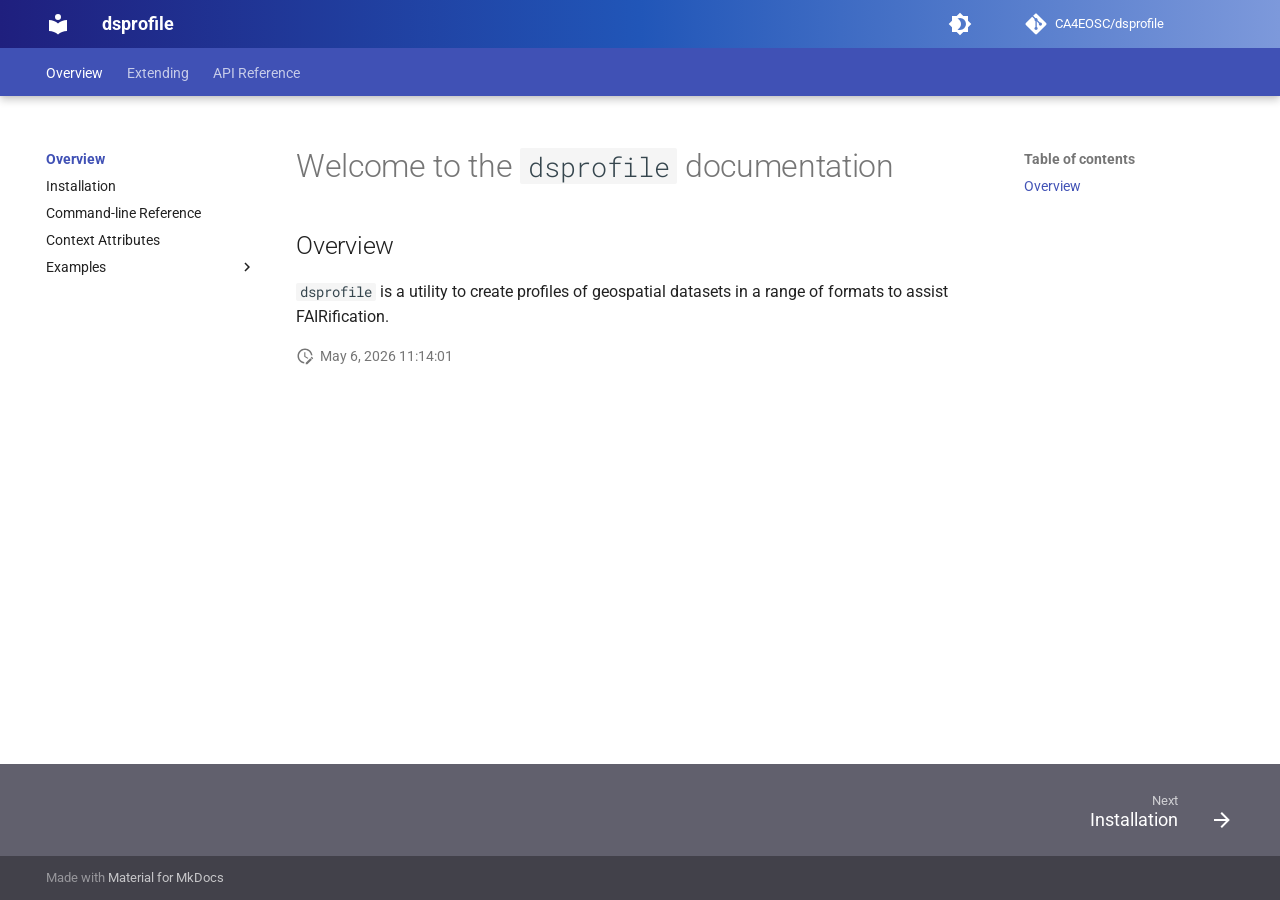
<file: index.html>
<!doctype html>
<html lang="en" class="no-js">
  <head>
    
      <meta charset="utf-8">
      <meta name="viewport" content="width=device-width,initial-scale=1">
      
      
      
      
      
        <link rel="next" href="install/">
      
      
        
      
      
      <link rel="icon" href="assets/images/favicon.png">
      <meta name="generator" content="mkdocs-1.6.1, mkdocs-material-9.7.6">
    
    
      
        <title>Welcome to the dsprofile documentation - dsprofile</title>
      
    
    
      <link rel="stylesheet" href="assets/stylesheets/main.484c7ddc.min.css">
      
        
        <link rel="stylesheet" href="assets/stylesheets/palette.ab4e12ef.min.css">
      
      


    
    
      
    
    
      
        
        
        <link rel="preconnect" href="https://fonts.gstatic.com" crossorigin>
        <link rel="stylesheet" href="https://fonts.googleapis.com/css?family=Roboto:300,300i,400,400i,700,700i%7CRoboto+Mono:400,400i,700,700i&display=fallback">
        <style>:root{--md-text-font:"Roboto";--md-code-font:"Roboto Mono"}</style>
      
    
    
      <link rel="stylesheet" href="assets/_mkdocstrings.css">
    
      <link rel="stylesheet" href="stylesheets/extra.css">
    
    <script>__md_scope=new URL(".",location),__md_hash=e=>[...e].reduce(((e,_)=>(e<<5)-e+_.charCodeAt(0)),0),__md_get=(e,_=localStorage,t=__md_scope)=>JSON.parse(_.getItem(t.pathname+"."+e)),__md_set=(e,_,t=localStorage,a=__md_scope)=>{try{t.setItem(a.pathname+"."+e,JSON.stringify(_))}catch(e){}}</script>
    
      

    
    
  </head>
  
  
    
    
      
    
    
    
    
    <body dir="ltr" data-md-color-scheme="default" data-md-color-primary="indigo" data-md-color-accent="amber">
  
    
    <input class="md-toggle" data-md-toggle="drawer" type="checkbox" id="__drawer" autocomplete="off">
    <input class="md-toggle" data-md-toggle="search" type="checkbox" id="__search" autocomplete="off">
    <label class="md-overlay" for="__drawer"></label>
    <div data-md-component="skip">
      
        
        <a href="#welcome-to-the-dsprofile-documentation" class="md-skip">
          Skip to content
        </a>
      
    </div>
    <div data-md-component="announce">
      
    </div>
    
    
      

  

<header class="md-header md-header--shadow md-header--lifted" data-md-component="header">
  <nav class="md-header__inner md-grid" aria-label="Header">
    <a href="." title="dsprofile" class="md-header__button md-logo" aria-label="dsprofile" data-md-component="logo">
      
  
  <svg xmlns="http://www.w3.org/2000/svg" viewBox="0 0 24 24"><path d="M12 8a3 3 0 0 0 3-3 3 3 0 0 0-3-3 3 3 0 0 0-3 3 3 3 0 0 0 3 3m0 3.54C9.64 9.35 6.5 8 3 8v11c3.5 0 6.64 1.35 9 3.54 2.36-2.19 5.5-3.54 9-3.54V8c-3.5 0-6.64 1.35-9 3.54"/></svg>

    </a>
    <label class="md-header__button md-icon" for="__drawer">
      
      <svg xmlns="http://www.w3.org/2000/svg" viewBox="0 0 24 24"><path d="M3 6h18v2H3zm0 5h18v2H3zm0 5h18v2H3z"/></svg>
    </label>
    <div class="md-header__title" data-md-component="header-title">
      <div class="md-header__ellipsis">
        <div class="md-header__topic">
          <span class="md-ellipsis">
            dsprofile
          </span>
        </div>
        <div class="md-header__topic" data-md-component="header-topic">
          <span class="md-ellipsis">
            
              Welcome to the dsprofile documentation
            
          </span>
        </div>
      </div>
    </div>
    
      
        <form class="md-header__option" data-md-component="palette">
  
    
    
    
    <input class="md-option" data-md-color-media="" data-md-color-scheme="default" data-md-color-primary="indigo" data-md-color-accent="amber"  aria-label="Switch to dark mode"  type="radio" name="__palette" id="__palette_0">
    
      <label class="md-header__button md-icon" title="Switch to dark mode" for="__palette_1" hidden>
        <svg xmlns="http://www.w3.org/2000/svg" viewBox="0 0 24 24"><path d="M12 18c-.89 0-1.74-.2-2.5-.55C11.56 16.5 13 14.42 13 12s-1.44-4.5-3.5-5.45C10.26 6.2 11.11 6 12 6a6 6 0 0 1 6 6 6 6 0 0 1-6 6m8-9.31V4h-4.69L12 .69 8.69 4H4v4.69L.69 12 4 15.31V20h4.69L12 23.31 15.31 20H20v-4.69L23.31 12z"/></svg>
      </label>
    
  
    
    
    
    <input class="md-option" data-md-color-media="" data-md-color-scheme="slate" data-md-color-primary="indigo" data-md-color-accent="amber"  aria-label="Switch to light mode"  type="radio" name="__palette" id="__palette_1">
    
      <label class="md-header__button md-icon" title="Switch to light mode" for="__palette_0" hidden>
        <svg xmlns="http://www.w3.org/2000/svg" viewBox="0 0 24 24"><path d="M12 8a4 4 0 0 0-4 4 4 4 0 0 0 4 4 4 4 0 0 0 4-4 4 4 0 0 0-4-4m0 10a6 6 0 0 1-6-6 6 6 0 0 1 6-6 6 6 0 0 1 6 6 6 6 0 0 1-6 6m8-9.31V4h-4.69L12 .69 8.69 4H4v4.69L.69 12 4 15.31V20h4.69L12 23.31 15.31 20H20v-4.69L23.31 12z"/></svg>
      </label>
    
  
</form>
      
    
    
      <script>var palette=__md_get("__palette");if(palette&&palette.color){if("(prefers-color-scheme)"===palette.color.media){var media=matchMedia("(prefers-color-scheme: light)"),input=document.querySelector(media.matches?"[data-md-color-media='(prefers-color-scheme: light)']":"[data-md-color-media='(prefers-color-scheme: dark)']");palette.color.media=input.getAttribute("data-md-color-media"),palette.color.scheme=input.getAttribute("data-md-color-scheme"),palette.color.primary=input.getAttribute("data-md-color-primary"),palette.color.accent=input.getAttribute("data-md-color-accent")}for(var[key,value]of Object.entries(palette.color))document.body.setAttribute("data-md-color-"+key,value)}</script>
    
    
    
    
      <div class="md-header__source">
        <a href="https://github.com/CA4EOSC/dsprofile" title="Go to repository" class="md-source" data-md-component="source">
  <div class="md-source__icon md-icon">
    
    <svg xmlns="http://www.w3.org/2000/svg" viewBox="0 0 448 512"><!--! Font Awesome Free 7.1.0 by @fontawesome - https://fontawesome.com License - https://fontawesome.com/license/free (Icons: CC BY 4.0, Fonts: SIL OFL 1.1, Code: MIT License) Copyright 2025 Fonticons, Inc.--><path d="M439.6 236.1 244 40.5c-5.4-5.5-12.8-8.5-20.4-8.5s-15 3-20.4 8.4L162.5 81l51.5 51.5c27.1-9.1 52.7 16.8 43.4 43.7l49.7 49.7c34.2-11.8 61.2 31 35.5 56.7-26.5 26.5-70.2-2.9-56-37.3L240.3 199v121.9c25.3 12.5 22.3 41.8 9.1 55-6.4 6.4-15.2 10.1-24.3 10.1s-17.8-3.6-24.3-10.1c-17.6-17.6-11.1-46.9 11.2-56v-123c-20.8-8.5-24.6-30.7-18.6-45L142.6 101 8.5 235.1C3 240.6 0 247.9 0 255.5s3 15 8.5 20.4l195.6 195.7c5.4 5.4 12.7 8.4 20.4 8.4s15-3 20.4-8.4l194.7-194.7c5.4-5.4 8.4-12.8 8.4-20.4s-3-15-8.4-20.4"/></svg>
  </div>
  <div class="md-source__repository">
    CA4EOSC/dsprofile
  </div>
</a>
      </div>
    
  </nav>
  
    
      
<nav class="md-tabs" aria-label="Tabs" data-md-component="tabs">
  <div class="md-grid">
    <ul class="md-tabs__list">
      
        
  
  
  
    
  
  
    
    
      <li class="md-tabs__item md-tabs__item--active">
        <a href="." class="md-tabs__link">
          
  
  
    
  
  Overview

        </a>
      </li>
    
  

      
        
  
  
  
  
    
    
      <li class="md-tabs__item">
        <a href="extending/" class="md-tabs__link">
          
  
  
    
  
  Extending

        </a>
      </li>
    
  

      
        
  
  
  
  
    
    
      <li class="md-tabs__item">
        <a href="reference/" class="md-tabs__link">
          
  
  
    
  
  API Reference

        </a>
      </li>
    
  

      
    </ul>
  </div>
</nav>
    
  
</header>
    
    <div class="md-container" data-md-component="container">
      
      
        
      
      <main class="md-main" data-md-component="main">
        <div class="md-main__inner md-grid">
          
            
              
              <div class="md-sidebar md-sidebar--primary" data-md-component="sidebar" data-md-type="navigation" >
                <div class="md-sidebar__scrollwrap">
                  <div class="md-sidebar__inner">
                    


  


<nav class="md-nav md-nav--primary md-nav--lifted" aria-label="Navigation" data-md-level="0">
  <label class="md-nav__title" for="__drawer">
    <a href="." title="dsprofile" class="md-nav__button md-logo" aria-label="dsprofile" data-md-component="logo">
      
  
  <svg xmlns="http://www.w3.org/2000/svg" viewBox="0 0 24 24"><path d="M12 8a3 3 0 0 0 3-3 3 3 0 0 0-3-3 3 3 0 0 0-3 3 3 3 0 0 0 3 3m0 3.54C9.64 9.35 6.5 8 3 8v11c3.5 0 6.64 1.35 9 3.54 2.36-2.19 5.5-3.54 9-3.54V8c-3.5 0-6.64 1.35-9 3.54"/></svg>

    </a>
    dsprofile
  </label>
  
    <div class="md-nav__source">
      <a href="https://github.com/CA4EOSC/dsprofile" title="Go to repository" class="md-source" data-md-component="source">
  <div class="md-source__icon md-icon">
    
    <svg xmlns="http://www.w3.org/2000/svg" viewBox="0 0 448 512"><!--! Font Awesome Free 7.1.0 by @fontawesome - https://fontawesome.com License - https://fontawesome.com/license/free (Icons: CC BY 4.0, Fonts: SIL OFL 1.1, Code: MIT License) Copyright 2025 Fonticons, Inc.--><path d="M439.6 236.1 244 40.5c-5.4-5.5-12.8-8.5-20.4-8.5s-15 3-20.4 8.4L162.5 81l51.5 51.5c27.1-9.1 52.7 16.8 43.4 43.7l49.7 49.7c34.2-11.8 61.2 31 35.5 56.7-26.5 26.5-70.2-2.9-56-37.3L240.3 199v121.9c25.3 12.5 22.3 41.8 9.1 55-6.4 6.4-15.2 10.1-24.3 10.1s-17.8-3.6-24.3-10.1c-17.6-17.6-11.1-46.9 11.2-56v-123c-20.8-8.5-24.6-30.7-18.6-45L142.6 101 8.5 235.1C3 240.6 0 247.9 0 255.5s3 15 8.5 20.4l195.6 195.7c5.4 5.4 12.7 8.4 20.4 8.4s15-3 20.4-8.4l194.7-194.7c5.4-5.4 8.4-12.8 8.4-20.4s-3-15-8.4-20.4"/></svg>
  </div>
  <div class="md-source__repository">
    CA4EOSC/dsprofile
  </div>
</a>
    </div>
  
  <ul class="md-nav__list" data-md-scrollfix>
    
      
      
  
  
    
  
  
  
    
    
      
        
          
        
      
        
      
        
      
        
      
        
      
    
    
    
      
        
        
      
      
    
    
    <li class="md-nav__item md-nav__item--active md-nav__item--section md-nav__item--nested">
      
        
        
        <input class="md-nav__toggle md-toggle " type="checkbox" id="__nav_1" checked>
        
          
          <div class="md-nav__link md-nav__container">
            <a href="." class="md-nav__link md-nav__link--active">
              
  
  
  <span class="md-ellipsis">
    
  
    Overview
  

    
  </span>
  
  

            </a>
            
              
              <label class="md-nav__link md-nav__link--active" for="__nav_1" id="__nav_1_label" tabindex="">
                <span class="md-nav__icon md-icon"></span>
              </label>
            
          </div>
        
        <nav class="md-nav" data-md-level="1" aria-labelledby="__nav_1_label" aria-expanded="true">
          <label class="md-nav__title" for="__nav_1">
            <span class="md-nav__icon md-icon"></span>
            
  
    Overview
  

          </label>
          <ul class="md-nav__list" data-md-scrollfix>
            
              
            
              
                
  
  
  
  
    <li class="md-nav__item">
      <a href="install/" class="md-nav__link">
        
  
  
  <span class="md-ellipsis">
    
  
    Installation
  

    
  </span>
  
  

      </a>
    </li>
  

              
            
              
                
  
  
  
  
    <li class="md-nav__item">
      <a href="cli/" class="md-nav__link">
        
  
  
  <span class="md-ellipsis">
    
  
    Command-line Reference
  

    
  </span>
  
  

      </a>
    </li>
  

              
            
              
                
  
  
  
  
    <li class="md-nav__item">
      <a href="context-attributes/" class="md-nav__link">
        
  
  
  <span class="md-ellipsis">
    
  
    Context Attributes
  

    
  </span>
  
  

      </a>
    </li>
  

              
            
              
                
  
  
  
  
    
    
      
        
          
        
      
        
      
        
      
    
    
    
      
      
    
    
    <li class="md-nav__item md-nav__item--nested">
      
        
        
        <input class="md-nav__toggle md-toggle " type="checkbox" id="__nav_1_5" >
        
          
          <div class="md-nav__link md-nav__container">
            <a href="examples/" class="md-nav__link ">
              
  
  
  <span class="md-ellipsis">
    
  
    Examples
  

    
  </span>
  
  

            </a>
            
              
              <label class="md-nav__link " for="__nav_1_5" id="__nav_1_5_label" tabindex="0">
                <span class="md-nav__icon md-icon"></span>
              </label>
            
          </div>
        
        <nav class="md-nav" data-md-level="2" aria-labelledby="__nav_1_5_label" aria-expanded="false">
          <label class="md-nav__title" for="__nav_1_5">
            <span class="md-nav__icon md-icon"></span>
            
  
    Examples
  

          </label>
          <ul class="md-nav__list" data-md-scrollfix>
            
              
            
              
                
  
  
  
  
    <li class="md-nav__item">
      <a href="examples/advanced-install/" class="md-nav__link">
        
  
  
  <span class="md-ellipsis">
    
  
    Advanced Installation
  

    
  </span>
  
  

      </a>
    </li>
  

              
            
              
                
  
  
  
  
    <li class="md-nav__item">
      <a href="examples/output-config/" class="md-nav__link">
        
  
  
  <span class="md-ellipsis">
    
  
    Configuring Output
  

    
  </span>
  
  

      </a>
    </li>
  

              
            
          </ul>
        </nav>
      
    </li>
  

              
            
          </ul>
        </nav>
      
    </li>
  

    
      
      
  
  
  
  
    
    
      
        
          
        
      
        
      
    
    
    
      
      
    
    
    <li class="md-nav__item md-nav__item--nested">
      
        
        
        <input class="md-nav__toggle md-toggle " type="checkbox" id="__nav_2" >
        
          
          <div class="md-nav__link md-nav__container">
            <a href="extending/" class="md-nav__link ">
              
  
  
  <span class="md-ellipsis">
    
  
    Extending
  

    
  </span>
  
  

            </a>
            
              
              <label class="md-nav__link " for="__nav_2" id="__nav_2_label" tabindex="0">
                <span class="md-nav__icon md-icon"></span>
              </label>
            
          </div>
        
        <nav class="md-nav" data-md-level="1" aria-labelledby="__nav_2_label" aria-expanded="false">
          <label class="md-nav__title" for="__nav_2">
            <span class="md-nav__icon md-icon"></span>
            
  
    Extending
  

          </label>
          <ul class="md-nav__list" data-md-scrollfix>
            
              
            
              
                
  
  
  
  
    <li class="md-nav__item">
      <a href="extending/reader/" class="md-nav__link">
        
  
  
  <span class="md-ellipsis">
    
  
    Adding a Reader
  

    
  </span>
  
  

      </a>
    </li>
  

              
            
          </ul>
        </nav>
      
    </li>
  

    
      
      
  
  
  
  
    
    
      
        
          
        
      
        
      
        
      
    
    
    
      
      
    
    
    <li class="md-nav__item md-nav__item--nested">
      
        
        
        <input class="md-nav__toggle md-toggle " type="checkbox" id="__nav_3" >
        
          
          <div class="md-nav__link md-nav__container">
            <a href="reference/" class="md-nav__link ">
              
  
  
  <span class="md-ellipsis">
    
  
    API Reference
  

    
  </span>
  
  

            </a>
            
              
              <label class="md-nav__link " for="__nav_3" id="__nav_3_label" tabindex="0">
                <span class="md-nav__icon md-icon"></span>
              </label>
            
          </div>
        
        <nav class="md-nav" data-md-level="1" aria-labelledby="__nav_3_label" aria-expanded="false">
          <label class="md-nav__title" for="__nav_3">
            <span class="md-nav__icon md-icon"></span>
            
  
    API Reference
  

          </label>
          <ul class="md-nav__list" data-md-scrollfix>
            
              
            
              
                
  
  
  
  
    <li class="md-nav__item">
      <a href="reference/reader/" class="md-nav__link">
        
  
  
  <span class="md-ellipsis">
    
  
    The Reader class
  

    
  </span>
  
  

      </a>
    </li>
  

              
            
              
                
  
  
  
  
    <li class="md-nav__item">
      <a href="reference/utils/" class="md-nav__link">
        
  
  
  <span class="md-ellipsis">
    
  
    Utilities
  

    
  </span>
  
  

      </a>
    </li>
  

              
            
          </ul>
        </nav>
      
    </li>
  

    
  </ul>
</nav>
                  </div>
                </div>
              </div>
            
            
              
              <div class="md-sidebar md-sidebar--secondary" data-md-component="sidebar" data-md-type="toc" >
                <div class="md-sidebar__scrollwrap">
                  <div class="md-sidebar__inner">
                    

<nav class="md-nav md-nav--secondary" aria-label="Table of contents">
  
  
  
    
  
  
    <label class="md-nav__title" for="__toc">
      <span class="md-nav__icon md-icon"></span>
      Table of contents
    </label>
    <ul class="md-nav__list" data-md-component="toc" data-md-scrollfix>
      
        <li class="md-nav__item">
  <a href="#overview" class="md-nav__link">
    <span class="md-ellipsis">
      
        Overview
      
    </span>
  </a>
  
</li>
      
    </ul>
  
</nav>
                  </div>
                </div>
              </div>
            
          
          
            <div class="md-content" data-md-component="content">
              
              <article class="md-content__inner md-typeset">
                
                  


  
  


<h1 id="welcome-to-the-dsprofile-documentation">Welcome to the <code>dsprofile</code> documentation</h1>
<h2 id="overview">Overview</h2>
<p><code>dsprofile</code> is a utility to create profiles of geospatial datasets
in a range of formats to assist FAIRification.</p>







  
    
  
  


  <aside class="md-source-file">
    
      
  <span class="md-source-file__fact">
    <span class="md-icon" title="Last update">
      <svg xmlns="http://www.w3.org/2000/svg" viewBox="0 0 24 24"><path d="M21 13.1c-.1 0-.3.1-.4.2l-1 1 2.1 2.1 1-1c.2-.2.2-.6 0-.8l-1.3-1.3c-.1-.1-.2-.2-.4-.2m-1.9 1.8-6.1 6V23h2.1l6.1-6.1zM12.5 7v5.2l4 2.4-1 1L11 13V7zM11 21.9c-5.1-.5-9-4.8-9-9.9C2 6.5 6.5 2 12 2c5.3 0 9.6 4.1 10 9.3-.3-.1-.6-.2-1-.2s-.7.1-1 .2C19.6 7.2 16.2 4 12 4c-4.4 0-8 3.6-8 8 0 4.1 3.1 7.5 7.1 7.9l-.1.2z"/></svg>
    </span>
    <span class="git-revision-date-localized-plugin git-revision-date-localized-plugin-datetime" title="May 6, 2026 11:14:01 UTC">May 6, 2026 11:14:01</span>
  </span>

    
    
    
    
  </aside>





                
              </article>
            </div>
          
          
<script>var target=document.getElementById(location.hash.slice(1));target&&target.name&&(target.checked=target.name.startsWith("__tabbed_"))</script>
        </div>
        
          <button type="button" class="md-top md-icon" data-md-component="top" hidden>
  
  <svg xmlns="http://www.w3.org/2000/svg" viewBox="0 0 24 24"><path d="M13 20h-2V8l-5.5 5.5-1.42-1.42L12 4.16l7.92 7.92-1.42 1.42L13 8z"/></svg>
  Back to top
</button>
        
      </main>
      
        <footer class="md-footer">
  
    
      
      <nav class="md-footer__inner md-grid" aria-label="Footer" >
        
        
          
          <a href="install/" class="md-footer__link md-footer__link--next" aria-label="Next: Installation">
            <div class="md-footer__title">
              <span class="md-footer__direction">
                Next
              </span>
              <div class="md-ellipsis">
                Installation
              </div>
            </div>
            <div class="md-footer__button md-icon">
              
              <svg xmlns="http://www.w3.org/2000/svg" viewBox="0 0 24 24"><path d="M4 11v2h12l-5.5 5.5 1.42 1.42L19.84 12l-7.92-7.92L10.5 5.5 16 11z"/></svg>
            </div>
          </a>
        
      </nav>
    
  
  <div class="md-footer-meta md-typeset">
    <div class="md-footer-meta__inner md-grid">
      <div class="md-copyright">
  
  
    Made with
    <a href="https://squidfunk.github.io/mkdocs-material/" target="_blank" rel="noopener">
      Material for MkDocs
    </a>
  
</div>
      
    </div>
  </div>
</footer>
      
    </div>
    <div class="md-dialog" data-md-component="dialog">
      <div class="md-dialog__inner md-typeset"></div>
    </div>
    
    
    
      
      
      <script id="__config" type="application/json">{"annotate": null, "base": ".", "features": ["navigation.indices", "navigation.indexes", "navigation.footer", "navigation.top", "navigation.tabs", "navigation.tabs.sticky", "navigation.tracking"], "search": "assets/javascripts/workers/search.2c215733.min.js", "tags": null, "translations": {"clipboard.copied": "Copied to clipboard", "clipboard.copy": "Copy to clipboard", "search.result.more.one": "1 more on this page", "search.result.more.other": "# more on this page", "search.result.none": "No matching documents", "search.result.one": "1 matching document", "search.result.other": "# matching documents", "search.result.placeholder": "Type to start searching", "search.result.term.missing": "Missing", "select.version": "Select version"}, "version": null}</script>
    
    
      <script src="assets/javascripts/bundle.79ae519e.min.js"></script>
      
    
  </body>
</html>
</file>
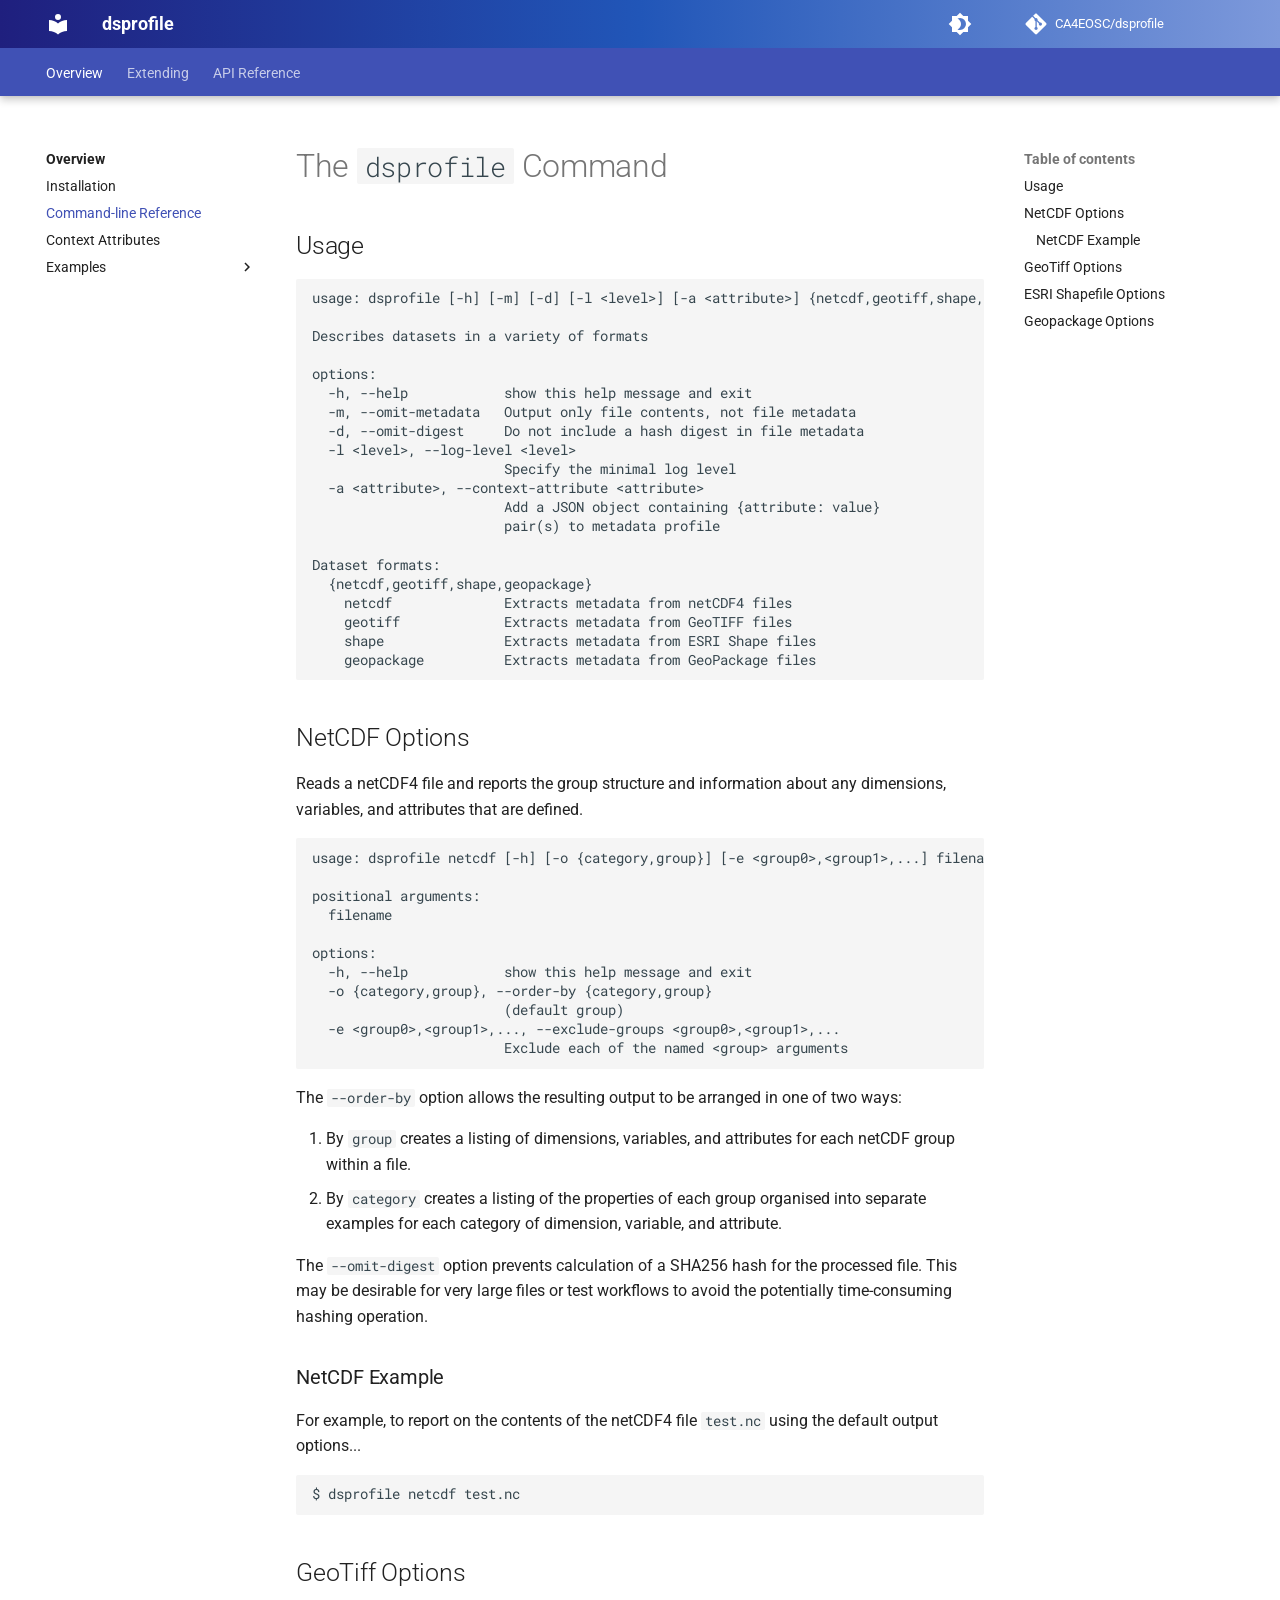
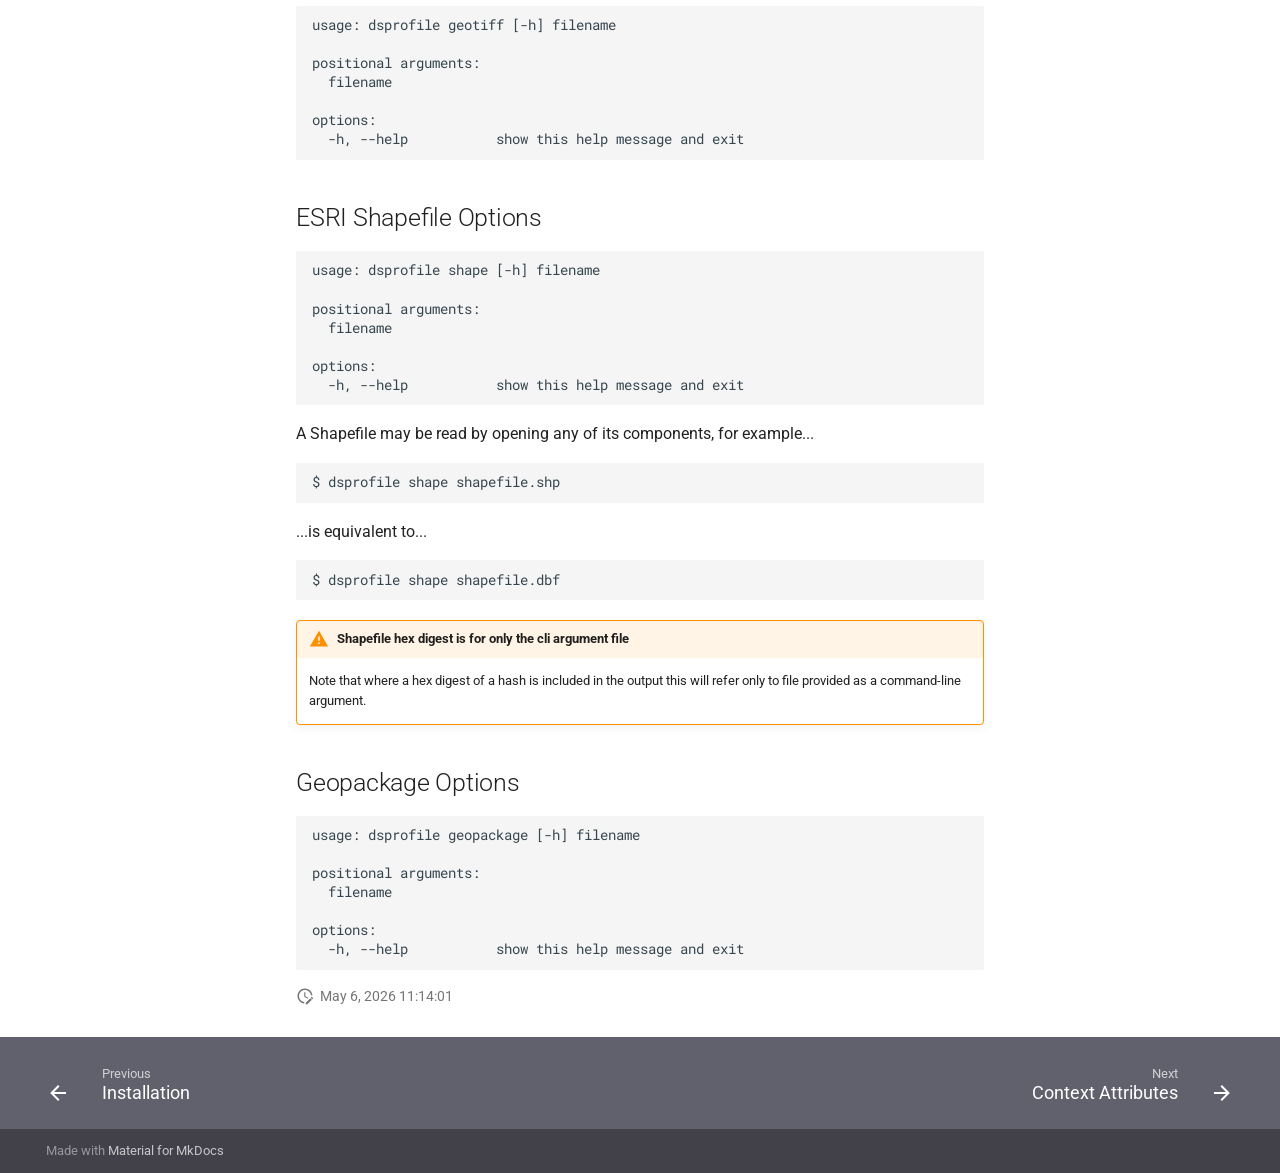
<file: cli/index.html>
<!doctype html>
<html lang="en" class="no-js">
  <head>
    
      <meta charset="utf-8">
      <meta name="viewport" content="width=device-width,initial-scale=1">
      
      
      
      
        <link rel="prev" href="../install/">
      
      
        <link rel="next" href="../context-attributes/">
      
      
        
      
      
      <link rel="icon" href="../assets/images/favicon.png">
      <meta name="generator" content="mkdocs-1.6.1, mkdocs-material-9.7.6">
    
    
      
        <title>Command-line Reference - dsprofile</title>
      
    
    
      <link rel="stylesheet" href="../assets/stylesheets/main.484c7ddc.min.css">
      
        
        <link rel="stylesheet" href="../assets/stylesheets/palette.ab4e12ef.min.css">
      
      


    
    
      
    
    
      
        
        
        <link rel="preconnect" href="https://fonts.gstatic.com" crossorigin>
        <link rel="stylesheet" href="https://fonts.googleapis.com/css?family=Roboto:300,300i,400,400i,700,700i%7CRoboto+Mono:400,400i,700,700i&display=fallback">
        <style>:root{--md-text-font:"Roboto";--md-code-font:"Roboto Mono"}</style>
      
    
    
      <link rel="stylesheet" href="../assets/_mkdocstrings.css">
    
      <link rel="stylesheet" href="../stylesheets/extra.css">
    
    <script>__md_scope=new URL("..",location),__md_hash=e=>[...e].reduce(((e,_)=>(e<<5)-e+_.charCodeAt(0)),0),__md_get=(e,_=localStorage,t=__md_scope)=>JSON.parse(_.getItem(t.pathname+"."+e)),__md_set=(e,_,t=localStorage,a=__md_scope)=>{try{t.setItem(a.pathname+"."+e,JSON.stringify(_))}catch(e){}}</script>
    
      

    
    
  </head>
  
  
    
    
      
    
    
    
    
    <body dir="ltr" data-md-color-scheme="default" data-md-color-primary="indigo" data-md-color-accent="amber">
  
    
    <input class="md-toggle" data-md-toggle="drawer" type="checkbox" id="__drawer" autocomplete="off">
    <input class="md-toggle" data-md-toggle="search" type="checkbox" id="__search" autocomplete="off">
    <label class="md-overlay" for="__drawer"></label>
    <div data-md-component="skip">
      
        
        <a href="#the-dsprofile-command" class="md-skip">
          Skip to content
        </a>
      
    </div>
    <div data-md-component="announce">
      
    </div>
    
    
      

  

<header class="md-header md-header--shadow md-header--lifted" data-md-component="header">
  <nav class="md-header__inner md-grid" aria-label="Header">
    <a href=".." title="dsprofile" class="md-header__button md-logo" aria-label="dsprofile" data-md-component="logo">
      
  
  <svg xmlns="http://www.w3.org/2000/svg" viewBox="0 0 24 24"><path d="M12 8a3 3 0 0 0 3-3 3 3 0 0 0-3-3 3 3 0 0 0-3 3 3 3 0 0 0 3 3m0 3.54C9.64 9.35 6.5 8 3 8v11c3.5 0 6.64 1.35 9 3.54 2.36-2.19 5.5-3.54 9-3.54V8c-3.5 0-6.64 1.35-9 3.54"/></svg>

    </a>
    <label class="md-header__button md-icon" for="__drawer">
      
      <svg xmlns="http://www.w3.org/2000/svg" viewBox="0 0 24 24"><path d="M3 6h18v2H3zm0 5h18v2H3zm0 5h18v2H3z"/></svg>
    </label>
    <div class="md-header__title" data-md-component="header-title">
      <div class="md-header__ellipsis">
        <div class="md-header__topic">
          <span class="md-ellipsis">
            dsprofile
          </span>
        </div>
        <div class="md-header__topic" data-md-component="header-topic">
          <span class="md-ellipsis">
            
              Command-line Reference
            
          </span>
        </div>
      </div>
    </div>
    
      
        <form class="md-header__option" data-md-component="palette">
  
    
    
    
    <input class="md-option" data-md-color-media="" data-md-color-scheme="default" data-md-color-primary="indigo" data-md-color-accent="amber"  aria-label="Switch to dark mode"  type="radio" name="__palette" id="__palette_0">
    
      <label class="md-header__button md-icon" title="Switch to dark mode" for="__palette_1" hidden>
        <svg xmlns="http://www.w3.org/2000/svg" viewBox="0 0 24 24"><path d="M12 18c-.89 0-1.74-.2-2.5-.55C11.56 16.5 13 14.42 13 12s-1.44-4.5-3.5-5.45C10.26 6.2 11.11 6 12 6a6 6 0 0 1 6 6 6 6 0 0 1-6 6m8-9.31V4h-4.69L12 .69 8.69 4H4v4.69L.69 12 4 15.31V20h4.69L12 23.31 15.31 20H20v-4.69L23.31 12z"/></svg>
      </label>
    
  
    
    
    
    <input class="md-option" data-md-color-media="" data-md-color-scheme="slate" data-md-color-primary="indigo" data-md-color-accent="amber"  aria-label="Switch to light mode"  type="radio" name="__palette" id="__palette_1">
    
      <label class="md-header__button md-icon" title="Switch to light mode" for="__palette_0" hidden>
        <svg xmlns="http://www.w3.org/2000/svg" viewBox="0 0 24 24"><path d="M12 8a4 4 0 0 0-4 4 4 4 0 0 0 4 4 4 4 0 0 0 4-4 4 4 0 0 0-4-4m0 10a6 6 0 0 1-6-6 6 6 0 0 1 6-6 6 6 0 0 1 6 6 6 6 0 0 1-6 6m8-9.31V4h-4.69L12 .69 8.69 4H4v4.69L.69 12 4 15.31V20h4.69L12 23.31 15.31 20H20v-4.69L23.31 12z"/></svg>
      </label>
    
  
</form>
      
    
    
      <script>var palette=__md_get("__palette");if(palette&&palette.color){if("(prefers-color-scheme)"===palette.color.media){var media=matchMedia("(prefers-color-scheme: light)"),input=document.querySelector(media.matches?"[data-md-color-media='(prefers-color-scheme: light)']":"[data-md-color-media='(prefers-color-scheme: dark)']");palette.color.media=input.getAttribute("data-md-color-media"),palette.color.scheme=input.getAttribute("data-md-color-scheme"),palette.color.primary=input.getAttribute("data-md-color-primary"),palette.color.accent=input.getAttribute("data-md-color-accent")}for(var[key,value]of Object.entries(palette.color))document.body.setAttribute("data-md-color-"+key,value)}</script>
    
    
    
    
      <div class="md-header__source">
        <a href="https://github.com/CA4EOSC/dsprofile" title="Go to repository" class="md-source" data-md-component="source">
  <div class="md-source__icon md-icon">
    
    <svg xmlns="http://www.w3.org/2000/svg" viewBox="0 0 448 512"><!--! Font Awesome Free 7.1.0 by @fontawesome - https://fontawesome.com License - https://fontawesome.com/license/free (Icons: CC BY 4.0, Fonts: SIL OFL 1.1, Code: MIT License) Copyright 2025 Fonticons, Inc.--><path d="M439.6 236.1 244 40.5c-5.4-5.5-12.8-8.5-20.4-8.5s-15 3-20.4 8.4L162.5 81l51.5 51.5c27.1-9.1 52.7 16.8 43.4 43.7l49.7 49.7c34.2-11.8 61.2 31 35.5 56.7-26.5 26.5-70.2-2.9-56-37.3L240.3 199v121.9c25.3 12.5 22.3 41.8 9.1 55-6.4 6.4-15.2 10.1-24.3 10.1s-17.8-3.6-24.3-10.1c-17.6-17.6-11.1-46.9 11.2-56v-123c-20.8-8.5-24.6-30.7-18.6-45L142.6 101 8.5 235.1C3 240.6 0 247.9 0 255.5s3 15 8.5 20.4l195.6 195.7c5.4 5.4 12.7 8.4 20.4 8.4s15-3 20.4-8.4l194.7-194.7c5.4-5.4 8.4-12.8 8.4-20.4s-3-15-8.4-20.4"/></svg>
  </div>
  <div class="md-source__repository">
    CA4EOSC/dsprofile
  </div>
</a>
      </div>
    
  </nav>
  
    
      
<nav class="md-tabs" aria-label="Tabs" data-md-component="tabs">
  <div class="md-grid">
    <ul class="md-tabs__list">
      
        
  
  
  
    
  
  
    
    
      <li class="md-tabs__item md-tabs__item--active">
        <a href=".." class="md-tabs__link">
          
  
  
    
  
  Overview

        </a>
      </li>
    
  

      
        
  
  
  
  
    
    
      <li class="md-tabs__item">
        <a href="../extending/" class="md-tabs__link">
          
  
  
    
  
  Extending

        </a>
      </li>
    
  

      
        
  
  
  
  
    
    
      <li class="md-tabs__item">
        <a href="../reference/" class="md-tabs__link">
          
  
  
    
  
  API Reference

        </a>
      </li>
    
  

      
    </ul>
  </div>
</nav>
    
  
</header>
    
    <div class="md-container" data-md-component="container">
      
      
        
      
      <main class="md-main" data-md-component="main">
        <div class="md-main__inner md-grid">
          
            
              
              <div class="md-sidebar md-sidebar--primary" data-md-component="sidebar" data-md-type="navigation" >
                <div class="md-sidebar__scrollwrap">
                  <div class="md-sidebar__inner">
                    


  


<nav class="md-nav md-nav--primary md-nav--lifted" aria-label="Navigation" data-md-level="0">
  <label class="md-nav__title" for="__drawer">
    <a href=".." title="dsprofile" class="md-nav__button md-logo" aria-label="dsprofile" data-md-component="logo">
      
  
  <svg xmlns="http://www.w3.org/2000/svg" viewBox="0 0 24 24"><path d="M12 8a3 3 0 0 0 3-3 3 3 0 0 0-3-3 3 3 0 0 0-3 3 3 3 0 0 0 3 3m0 3.54C9.64 9.35 6.5 8 3 8v11c3.5 0 6.64 1.35 9 3.54 2.36-2.19 5.5-3.54 9-3.54V8c-3.5 0-6.64 1.35-9 3.54"/></svg>

    </a>
    dsprofile
  </label>
  
    <div class="md-nav__source">
      <a href="https://github.com/CA4EOSC/dsprofile" title="Go to repository" class="md-source" data-md-component="source">
  <div class="md-source__icon md-icon">
    
    <svg xmlns="http://www.w3.org/2000/svg" viewBox="0 0 448 512"><!--! Font Awesome Free 7.1.0 by @fontawesome - https://fontawesome.com License - https://fontawesome.com/license/free (Icons: CC BY 4.0, Fonts: SIL OFL 1.1, Code: MIT License) Copyright 2025 Fonticons, Inc.--><path d="M439.6 236.1 244 40.5c-5.4-5.5-12.8-8.5-20.4-8.5s-15 3-20.4 8.4L162.5 81l51.5 51.5c27.1-9.1 52.7 16.8 43.4 43.7l49.7 49.7c34.2-11.8 61.2 31 35.5 56.7-26.5 26.5-70.2-2.9-56-37.3L240.3 199v121.9c25.3 12.5 22.3 41.8 9.1 55-6.4 6.4-15.2 10.1-24.3 10.1s-17.8-3.6-24.3-10.1c-17.6-17.6-11.1-46.9 11.2-56v-123c-20.8-8.5-24.6-30.7-18.6-45L142.6 101 8.5 235.1C3 240.6 0 247.9 0 255.5s3 15 8.5 20.4l195.6 195.7c5.4 5.4 12.7 8.4 20.4 8.4s15-3 20.4-8.4l194.7-194.7c5.4-5.4 8.4-12.8 8.4-20.4s-3-15-8.4-20.4"/></svg>
  </div>
  <div class="md-source__repository">
    CA4EOSC/dsprofile
  </div>
</a>
    </div>
  
  <ul class="md-nav__list" data-md-scrollfix>
    
      
      
  
  
    
  
  
  
    
    
      
        
          
        
      
        
      
        
      
        
      
        
      
    
    
    
      
        
        
      
      
    
    
    <li class="md-nav__item md-nav__item--active md-nav__item--section md-nav__item--nested">
      
        
        
        <input class="md-nav__toggle md-toggle " type="checkbox" id="__nav_1" checked>
        
          
          <div class="md-nav__link md-nav__container">
            <a href=".." class="md-nav__link ">
              
  
  
  <span class="md-ellipsis">
    
  
    Overview
  

    
  </span>
  
  

            </a>
            
              
              <label class="md-nav__link " for="__nav_1" id="__nav_1_label" tabindex="">
                <span class="md-nav__icon md-icon"></span>
              </label>
            
          </div>
        
        <nav class="md-nav" data-md-level="1" aria-labelledby="__nav_1_label" aria-expanded="true">
          <label class="md-nav__title" for="__nav_1">
            <span class="md-nav__icon md-icon"></span>
            
  
    Overview
  

          </label>
          <ul class="md-nav__list" data-md-scrollfix>
            
              
            
              
                
  
  
  
  
    <li class="md-nav__item">
      <a href="../install/" class="md-nav__link">
        
  
  
  <span class="md-ellipsis">
    
  
    Installation
  

    
  </span>
  
  

      </a>
    </li>
  

              
            
              
                
  
  
    
  
  
  
    <li class="md-nav__item md-nav__item--active">
      
      <input class="md-nav__toggle md-toggle" type="checkbox" id="__toc">
      
      
        
      
      
        <label class="md-nav__link md-nav__link--active" for="__toc">
          
  
  
  <span class="md-ellipsis">
    
  
    Command-line Reference
  

    
  </span>
  
  

          <span class="md-nav__icon md-icon"></span>
        </label>
      
      <a href="./" class="md-nav__link md-nav__link--active">
        
  
  
  <span class="md-ellipsis">
    
  
    Command-line Reference
  

    
  </span>
  
  

      </a>
      
        

<nav class="md-nav md-nav--secondary" aria-label="Table of contents">
  
  
  
    
  
  
    <label class="md-nav__title" for="__toc">
      <span class="md-nav__icon md-icon"></span>
      Table of contents
    </label>
    <ul class="md-nav__list" data-md-component="toc" data-md-scrollfix>
      
        <li class="md-nav__item">
  <a href="#usage" class="md-nav__link">
    <span class="md-ellipsis">
      
        Usage
      
    </span>
  </a>
  
</li>
      
        <li class="md-nav__item">
  <a href="#netcdf-options" class="md-nav__link">
    <span class="md-ellipsis">
      
        NetCDF Options
      
    </span>
  </a>
  
    <nav class="md-nav" aria-label="NetCDF Options">
      <ul class="md-nav__list">
        
          <li class="md-nav__item">
  <a href="#netcdf-example" class="md-nav__link">
    <span class="md-ellipsis">
      
        NetCDF Example
      
    </span>
  </a>
  
</li>
        
      </ul>
    </nav>
  
</li>
      
        <li class="md-nav__item">
  <a href="#geotiff-options" class="md-nav__link">
    <span class="md-ellipsis">
      
        GeoTiff Options
      
    </span>
  </a>
  
</li>
      
        <li class="md-nav__item">
  <a href="#esri-shapefile-options" class="md-nav__link">
    <span class="md-ellipsis">
      
        ESRI Shapefile Options
      
    </span>
  </a>
  
</li>
      
        <li class="md-nav__item">
  <a href="#geopackage-options" class="md-nav__link">
    <span class="md-ellipsis">
      
        Geopackage Options
      
    </span>
  </a>
  
</li>
      
    </ul>
  
</nav>
      
    </li>
  

              
            
              
                
  
  
  
  
    <li class="md-nav__item">
      <a href="../context-attributes/" class="md-nav__link">
        
  
  
  <span class="md-ellipsis">
    
  
    Context Attributes
  

    
  </span>
  
  

      </a>
    </li>
  

              
            
              
                
  
  
  
  
    
    
      
        
          
        
      
        
      
        
      
    
    
    
      
      
    
    
    <li class="md-nav__item md-nav__item--nested">
      
        
        
        <input class="md-nav__toggle md-toggle " type="checkbox" id="__nav_1_5" >
        
          
          <div class="md-nav__link md-nav__container">
            <a href="../examples/" class="md-nav__link ">
              
  
  
  <span class="md-ellipsis">
    
  
    Examples
  

    
  </span>
  
  

            </a>
            
              
              <label class="md-nav__link " for="__nav_1_5" id="__nav_1_5_label" tabindex="0">
                <span class="md-nav__icon md-icon"></span>
              </label>
            
          </div>
        
        <nav class="md-nav" data-md-level="2" aria-labelledby="__nav_1_5_label" aria-expanded="false">
          <label class="md-nav__title" for="__nav_1_5">
            <span class="md-nav__icon md-icon"></span>
            
  
    Examples
  

          </label>
          <ul class="md-nav__list" data-md-scrollfix>
            
              
            
              
                
  
  
  
  
    <li class="md-nav__item">
      <a href="../examples/advanced-install/" class="md-nav__link">
        
  
  
  <span class="md-ellipsis">
    
  
    Advanced Installation
  

    
  </span>
  
  

      </a>
    </li>
  

              
            
              
                
  
  
  
  
    <li class="md-nav__item">
      <a href="../examples/output-config/" class="md-nav__link">
        
  
  
  <span class="md-ellipsis">
    
  
    Configuring Output
  

    
  </span>
  
  

      </a>
    </li>
  

              
            
          </ul>
        </nav>
      
    </li>
  

              
            
          </ul>
        </nav>
      
    </li>
  

    
      
      
  
  
  
  
    
    
      
        
          
        
      
        
      
    
    
    
      
      
    
    
    <li class="md-nav__item md-nav__item--nested">
      
        
        
        <input class="md-nav__toggle md-toggle " type="checkbox" id="__nav_2" >
        
          
          <div class="md-nav__link md-nav__container">
            <a href="../extending/" class="md-nav__link ">
              
  
  
  <span class="md-ellipsis">
    
  
    Extending
  

    
  </span>
  
  

            </a>
            
              
              <label class="md-nav__link " for="__nav_2" id="__nav_2_label" tabindex="0">
                <span class="md-nav__icon md-icon"></span>
              </label>
            
          </div>
        
        <nav class="md-nav" data-md-level="1" aria-labelledby="__nav_2_label" aria-expanded="false">
          <label class="md-nav__title" for="__nav_2">
            <span class="md-nav__icon md-icon"></span>
            
  
    Extending
  

          </label>
          <ul class="md-nav__list" data-md-scrollfix>
            
              
            
              
                
  
  
  
  
    <li class="md-nav__item">
      <a href="../extending/reader/" class="md-nav__link">
        
  
  
  <span class="md-ellipsis">
    
  
    Adding a Reader
  

    
  </span>
  
  

      </a>
    </li>
  

              
            
          </ul>
        </nav>
      
    </li>
  

    
      
      
  
  
  
  
    
    
      
        
          
        
      
        
      
        
      
    
    
    
      
      
    
    
    <li class="md-nav__item md-nav__item--nested">
      
        
        
        <input class="md-nav__toggle md-toggle " type="checkbox" id="__nav_3" >
        
          
          <div class="md-nav__link md-nav__container">
            <a href="../reference/" class="md-nav__link ">
              
  
  
  <span class="md-ellipsis">
    
  
    API Reference
  

    
  </span>
  
  

            </a>
            
              
              <label class="md-nav__link " for="__nav_3" id="__nav_3_label" tabindex="0">
                <span class="md-nav__icon md-icon"></span>
              </label>
            
          </div>
        
        <nav class="md-nav" data-md-level="1" aria-labelledby="__nav_3_label" aria-expanded="false">
          <label class="md-nav__title" for="__nav_3">
            <span class="md-nav__icon md-icon"></span>
            
  
    API Reference
  

          </label>
          <ul class="md-nav__list" data-md-scrollfix>
            
              
            
              
                
  
  
  
  
    <li class="md-nav__item">
      <a href="../reference/reader/" class="md-nav__link">
        
  
  
  <span class="md-ellipsis">
    
  
    The Reader class
  

    
  </span>
  
  

      </a>
    </li>
  

              
            
              
                
  
  
  
  
    <li class="md-nav__item">
      <a href="../reference/utils/" class="md-nav__link">
        
  
  
  <span class="md-ellipsis">
    
  
    Utilities
  

    
  </span>
  
  

      </a>
    </li>
  

              
            
          </ul>
        </nav>
      
    </li>
  

    
  </ul>
</nav>
                  </div>
                </div>
              </div>
            
            
              
              <div class="md-sidebar md-sidebar--secondary" data-md-component="sidebar" data-md-type="toc" >
                <div class="md-sidebar__scrollwrap">
                  <div class="md-sidebar__inner">
                    

<nav class="md-nav md-nav--secondary" aria-label="Table of contents">
  
  
  
    
  
  
    <label class="md-nav__title" for="__toc">
      <span class="md-nav__icon md-icon"></span>
      Table of contents
    </label>
    <ul class="md-nav__list" data-md-component="toc" data-md-scrollfix>
      
        <li class="md-nav__item">
  <a href="#usage" class="md-nav__link">
    <span class="md-ellipsis">
      
        Usage
      
    </span>
  </a>
  
</li>
      
        <li class="md-nav__item">
  <a href="#netcdf-options" class="md-nav__link">
    <span class="md-ellipsis">
      
        NetCDF Options
      
    </span>
  </a>
  
    <nav class="md-nav" aria-label="NetCDF Options">
      <ul class="md-nav__list">
        
          <li class="md-nav__item">
  <a href="#netcdf-example" class="md-nav__link">
    <span class="md-ellipsis">
      
        NetCDF Example
      
    </span>
  </a>
  
</li>
        
      </ul>
    </nav>
  
</li>
      
        <li class="md-nav__item">
  <a href="#geotiff-options" class="md-nav__link">
    <span class="md-ellipsis">
      
        GeoTiff Options
      
    </span>
  </a>
  
</li>
      
        <li class="md-nav__item">
  <a href="#esri-shapefile-options" class="md-nav__link">
    <span class="md-ellipsis">
      
        ESRI Shapefile Options
      
    </span>
  </a>
  
</li>
      
        <li class="md-nav__item">
  <a href="#geopackage-options" class="md-nav__link">
    <span class="md-ellipsis">
      
        Geopackage Options
      
    </span>
  </a>
  
</li>
      
    </ul>
  
</nav>
                  </div>
                </div>
              </div>
            
          
          
            <div class="md-content" data-md-component="content">
              
              <article class="md-content__inner md-typeset">
                
                  


  
  


<h1 id="the-dsprofile-command">The <code>dsprofile</code> Command</h1>
<h2 id="usage">Usage</h2>
<div class="language-text highlight"><pre><span></span><code><span id="__span-0-1"><a id="__codelineno-0-1" name="__codelineno-0-1" href="#__codelineno-0-1"></a>usage: dsprofile [-h] [-m] [-d] [-l &lt;level&gt;] [-a &lt;attribute&gt;] {netcdf,geotiff,shape,geopackage} ...
</span><span id="__span-0-2"><a id="__codelineno-0-2" name="__codelineno-0-2" href="#__codelineno-0-2"></a>
</span><span id="__span-0-3"><a id="__codelineno-0-3" name="__codelineno-0-3" href="#__codelineno-0-3"></a>Describes datasets in a variety of formats
</span><span id="__span-0-4"><a id="__codelineno-0-4" name="__codelineno-0-4" href="#__codelineno-0-4"></a>
</span><span id="__span-0-5"><a id="__codelineno-0-5" name="__codelineno-0-5" href="#__codelineno-0-5"></a>options:
</span><span id="__span-0-6"><a id="__codelineno-0-6" name="__codelineno-0-6" href="#__codelineno-0-6"></a>  -h, --help            show this help message and exit
</span><span id="__span-0-7"><a id="__codelineno-0-7" name="__codelineno-0-7" href="#__codelineno-0-7"></a>  -m, --omit-metadata   Output only file contents, not file metadata
</span><span id="__span-0-8"><a id="__codelineno-0-8" name="__codelineno-0-8" href="#__codelineno-0-8"></a>  -d, --omit-digest     Do not include a hash digest in file metadata
</span><span id="__span-0-9"><a id="__codelineno-0-9" name="__codelineno-0-9" href="#__codelineno-0-9"></a>  -l &lt;level&gt;, --log-level &lt;level&gt;
</span><span id="__span-0-10"><a id="__codelineno-0-10" name="__codelineno-0-10" href="#__codelineno-0-10"></a>                        Specify the minimal log level
</span><span id="__span-0-11"><a id="__codelineno-0-11" name="__codelineno-0-11" href="#__codelineno-0-11"></a>  -a &lt;attribute&gt;, --context-attribute &lt;attribute&gt;
</span><span id="__span-0-12"><a id="__codelineno-0-12" name="__codelineno-0-12" href="#__codelineno-0-12"></a>                        Add a JSON object containing {attribute: value}
</span><span id="__span-0-13"><a id="__codelineno-0-13" name="__codelineno-0-13" href="#__codelineno-0-13"></a>                        pair(s) to metadata profile
</span><span id="__span-0-14"><a id="__codelineno-0-14" name="__codelineno-0-14" href="#__codelineno-0-14"></a>
</span><span id="__span-0-15"><a id="__codelineno-0-15" name="__codelineno-0-15" href="#__codelineno-0-15"></a>Dataset formats:
</span><span id="__span-0-16"><a id="__codelineno-0-16" name="__codelineno-0-16" href="#__codelineno-0-16"></a>  {netcdf,geotiff,shape,geopackage}
</span><span id="__span-0-17"><a id="__codelineno-0-17" name="__codelineno-0-17" href="#__codelineno-0-17"></a>    netcdf              Extracts metadata from netCDF4 files
</span><span id="__span-0-18"><a id="__codelineno-0-18" name="__codelineno-0-18" href="#__codelineno-0-18"></a>    geotiff             Extracts metadata from GeoTIFF files
</span><span id="__span-0-19"><a id="__codelineno-0-19" name="__codelineno-0-19" href="#__codelineno-0-19"></a>    shape               Extracts metadata from ESRI Shape files
</span><span id="__span-0-20"><a id="__codelineno-0-20" name="__codelineno-0-20" href="#__codelineno-0-20"></a>    geopackage          Extracts metadata from GeoPackage files
</span></code></pre></div>
<h2 id="netcdf-options">NetCDF Options</h2>
<p>Reads a netCDF4 file and reports the group structure and information
about any dimensions, variables, and attributes that are defined.</p>
<div class="language-text highlight"><pre><span></span><code><span id="__span-1-1"><a id="__codelineno-1-1" name="__codelineno-1-1" href="#__codelineno-1-1"></a>usage: dsprofile netcdf [-h] [-o {category,group}] [-e &lt;group0&gt;,&lt;group1&gt;,...] filename
</span><span id="__span-1-2"><a id="__codelineno-1-2" name="__codelineno-1-2" href="#__codelineno-1-2"></a>
</span><span id="__span-1-3"><a id="__codelineno-1-3" name="__codelineno-1-3" href="#__codelineno-1-3"></a>positional arguments:
</span><span id="__span-1-4"><a id="__codelineno-1-4" name="__codelineno-1-4" href="#__codelineno-1-4"></a>  filename
</span><span id="__span-1-5"><a id="__codelineno-1-5" name="__codelineno-1-5" href="#__codelineno-1-5"></a>
</span><span id="__span-1-6"><a id="__codelineno-1-6" name="__codelineno-1-6" href="#__codelineno-1-6"></a>options:
</span><span id="__span-1-7"><a id="__codelineno-1-7" name="__codelineno-1-7" href="#__codelineno-1-7"></a>  -h, --help            show this help message and exit
</span><span id="__span-1-8"><a id="__codelineno-1-8" name="__codelineno-1-8" href="#__codelineno-1-8"></a>  -o {category,group}, --order-by {category,group}
</span><span id="__span-1-9"><a id="__codelineno-1-9" name="__codelineno-1-9" href="#__codelineno-1-9"></a>                        (default group)
</span><span id="__span-1-10"><a id="__codelineno-1-10" name="__codelineno-1-10" href="#__codelineno-1-10"></a>  -e &lt;group0&gt;,&lt;group1&gt;,..., --exclude-groups &lt;group0&gt;,&lt;group1&gt;,...
</span><span id="__span-1-11"><a id="__codelineno-1-11" name="__codelineno-1-11" href="#__codelineno-1-11"></a>                        Exclude each of the named &lt;group&gt; arguments
</span></code></pre></div>
<p>The <code>--order-by</code> option allows the resulting output to be arranged in one of two ways:</p>
<ol>
<li>By <code>group</code> creates a listing of dimensions, variables, and attributes for
       each netCDF group within a file.</li>
<li>By <code>category</code> creates a listing of the properties of each group organised into
       separate examples for each category of dimension, variable, and attribute.</li>
</ol>
<p>The <code>--omit-digest</code> option prevents calculation of a SHA256 hash for the processed file.
This may be desirable for very large files or test workflows to avoid the potentially
time-consuming hashing operation.</p>
<h3 id="netcdf-example">NetCDF Example</h3>
<p>For example, to report on the contents of the netCDF4 file <code>test.nc</code> using the default
output options...</p>
<div class="language-text highlight"><pre><span></span><code><span id="__span-2-1"><a id="__codelineno-2-1" name="__codelineno-2-1" href="#__codelineno-2-1"></a>$ dsprofile netcdf test.nc
</span></code></pre></div>
<h2 id="geotiff-options">GeoTiff Options</h2>
<div class="language-text highlight"><pre><span></span><code><span id="__span-3-1"><a id="__codelineno-3-1" name="__codelineno-3-1" href="#__codelineno-3-1"></a>usage: dsprofile geotiff [-h] filename
</span><span id="__span-3-2"><a id="__codelineno-3-2" name="__codelineno-3-2" href="#__codelineno-3-2"></a>
</span><span id="__span-3-3"><a id="__codelineno-3-3" name="__codelineno-3-3" href="#__codelineno-3-3"></a>positional arguments:
</span><span id="__span-3-4"><a id="__codelineno-3-4" name="__codelineno-3-4" href="#__codelineno-3-4"></a>  filename
</span><span id="__span-3-5"><a id="__codelineno-3-5" name="__codelineno-3-5" href="#__codelineno-3-5"></a>
</span><span id="__span-3-6"><a id="__codelineno-3-6" name="__codelineno-3-6" href="#__codelineno-3-6"></a>options:
</span><span id="__span-3-7"><a id="__codelineno-3-7" name="__codelineno-3-7" href="#__codelineno-3-7"></a>  -h, --help           show this help message and exit
</span></code></pre></div>
<h2 id="esri-shapefile-options">ESRI Shapefile Options</h2>
<div class="language-text highlight"><pre><span></span><code><span id="__span-4-1"><a id="__codelineno-4-1" name="__codelineno-4-1" href="#__codelineno-4-1"></a>usage: dsprofile shape [-h] filename
</span><span id="__span-4-2"><a id="__codelineno-4-2" name="__codelineno-4-2" href="#__codelineno-4-2"></a>
</span><span id="__span-4-3"><a id="__codelineno-4-3" name="__codelineno-4-3" href="#__codelineno-4-3"></a>positional arguments:
</span><span id="__span-4-4"><a id="__codelineno-4-4" name="__codelineno-4-4" href="#__codelineno-4-4"></a>  filename
</span><span id="__span-4-5"><a id="__codelineno-4-5" name="__codelineno-4-5" href="#__codelineno-4-5"></a>
</span><span id="__span-4-6"><a id="__codelineno-4-6" name="__codelineno-4-6" href="#__codelineno-4-6"></a>options:
</span><span id="__span-4-7"><a id="__codelineno-4-7" name="__codelineno-4-7" href="#__codelineno-4-7"></a>  -h, --help           show this help message and exit
</span></code></pre></div>
<p>A Shapefile may be read by opening any of its components, for example...</p>
<p><div class="language-text highlight"><pre><span></span><code><span id="__span-5-1"><a id="__codelineno-5-1" name="__codelineno-5-1" href="#__codelineno-5-1"></a>$ dsprofile shape shapefile.shp
</span></code></pre></div>
...is equivalent to...</p>
<div class="language-text highlight"><pre><span></span><code><span id="__span-6-1"><a id="__codelineno-6-1" name="__codelineno-6-1" href="#__codelineno-6-1"></a>$ dsprofile shape shapefile.dbf
</span></code></pre></div>
<div class="admonition warning">
<p class="admonition-title">Shapefile hex digest is for only the cli argument file</p>
<p>Note that where a hex digest of a hash is included in the output
this will refer only to file provided as a command-line argument.</p>
</div>
<h2 id="geopackage-options">Geopackage Options</h2>
<div class="language-text highlight"><pre><span></span><code><span id="__span-7-1"><a id="__codelineno-7-1" name="__codelineno-7-1" href="#__codelineno-7-1"></a>usage: dsprofile geopackage [-h] filename
</span><span id="__span-7-2"><a id="__codelineno-7-2" name="__codelineno-7-2" href="#__codelineno-7-2"></a>
</span><span id="__span-7-3"><a id="__codelineno-7-3" name="__codelineno-7-3" href="#__codelineno-7-3"></a>positional arguments:
</span><span id="__span-7-4"><a id="__codelineno-7-4" name="__codelineno-7-4" href="#__codelineno-7-4"></a>  filename
</span><span id="__span-7-5"><a id="__codelineno-7-5" name="__codelineno-7-5" href="#__codelineno-7-5"></a>
</span><span id="__span-7-6"><a id="__codelineno-7-6" name="__codelineno-7-6" href="#__codelineno-7-6"></a>options:
</span><span id="__span-7-7"><a id="__codelineno-7-7" name="__codelineno-7-7" href="#__codelineno-7-7"></a>  -h, --help           show this help message and exit
</span></code></pre></div>







  
    
  
  


  <aside class="md-source-file">
    
      
  <span class="md-source-file__fact">
    <span class="md-icon" title="Last update">
      <svg xmlns="http://www.w3.org/2000/svg" viewBox="0 0 24 24"><path d="M21 13.1c-.1 0-.3.1-.4.2l-1 1 2.1 2.1 1-1c.2-.2.2-.6 0-.8l-1.3-1.3c-.1-.1-.2-.2-.4-.2m-1.9 1.8-6.1 6V23h2.1l6.1-6.1zM12.5 7v5.2l4 2.4-1 1L11 13V7zM11 21.9c-5.1-.5-9-4.8-9-9.9C2 6.5 6.5 2 12 2c5.3 0 9.6 4.1 10 9.3-.3-.1-.6-.2-1-.2s-.7.1-1 .2C19.6 7.2 16.2 4 12 4c-4.4 0-8 3.6-8 8 0 4.1 3.1 7.5 7.1 7.9l-.1.2z"/></svg>
    </span>
    <span class="git-revision-date-localized-plugin git-revision-date-localized-plugin-datetime" title="May 6, 2026 11:14:01 UTC">May 6, 2026 11:14:01</span>
  </span>

    
    
    
    
  </aside>





                
              </article>
            </div>
          
          
<script>var target=document.getElementById(location.hash.slice(1));target&&target.name&&(target.checked=target.name.startsWith("__tabbed_"))</script>
        </div>
        
          <button type="button" class="md-top md-icon" data-md-component="top" hidden>
  
  <svg xmlns="http://www.w3.org/2000/svg" viewBox="0 0 24 24"><path d="M13 20h-2V8l-5.5 5.5-1.42-1.42L12 4.16l7.92 7.92-1.42 1.42L13 8z"/></svg>
  Back to top
</button>
        
      </main>
      
        <footer class="md-footer">
  
    
      
      <nav class="md-footer__inner md-grid" aria-label="Footer" >
        
          
          <a href="../install/" class="md-footer__link md-footer__link--prev" aria-label="Previous: Installation">
            <div class="md-footer__button md-icon">
              
              <svg xmlns="http://www.w3.org/2000/svg" viewBox="0 0 24 24"><path d="M20 11v2H8l5.5 5.5-1.42 1.42L4.16 12l7.92-7.92L13.5 5.5 8 11z"/></svg>
            </div>
            <div class="md-footer__title">
              <span class="md-footer__direction">
                Previous
              </span>
              <div class="md-ellipsis">
                Installation
              </div>
            </div>
          </a>
        
        
          
          <a href="../context-attributes/" class="md-footer__link md-footer__link--next" aria-label="Next: Context Attributes">
            <div class="md-footer__title">
              <span class="md-footer__direction">
                Next
              </span>
              <div class="md-ellipsis">
                Context Attributes
              </div>
            </div>
            <div class="md-footer__button md-icon">
              
              <svg xmlns="http://www.w3.org/2000/svg" viewBox="0 0 24 24"><path d="M4 11v2h12l-5.5 5.5 1.42 1.42L19.84 12l-7.92-7.92L10.5 5.5 16 11z"/></svg>
            </div>
          </a>
        
      </nav>
    
  
  <div class="md-footer-meta md-typeset">
    <div class="md-footer-meta__inner md-grid">
      <div class="md-copyright">
  
  
    Made with
    <a href="https://squidfunk.github.io/mkdocs-material/" target="_blank" rel="noopener">
      Material for MkDocs
    </a>
  
</div>
      
    </div>
  </div>
</footer>
      
    </div>
    <div class="md-dialog" data-md-component="dialog">
      <div class="md-dialog__inner md-typeset"></div>
    </div>
    
    
    
      
      
      <script id="__config" type="application/json">{"annotate": null, "base": "..", "features": ["navigation.indices", "navigation.indexes", "navigation.footer", "navigation.top", "navigation.tabs", "navigation.tabs.sticky", "navigation.tracking"], "search": "../assets/javascripts/workers/search.2c215733.min.js", "tags": null, "translations": {"clipboard.copied": "Copied to clipboard", "clipboard.copy": "Copy to clipboard", "search.result.more.one": "1 more on this page", "search.result.more.other": "# more on this page", "search.result.none": "No matching documents", "search.result.one": "1 matching document", "search.result.other": "# matching documents", "search.result.placeholder": "Type to start searching", "search.result.term.missing": "Missing", "select.version": "Select version"}, "version": null}</script>
    
    
      <script src="../assets/javascripts/bundle.79ae519e.min.js"></script>
      
    
  </body>
</html>
</file>
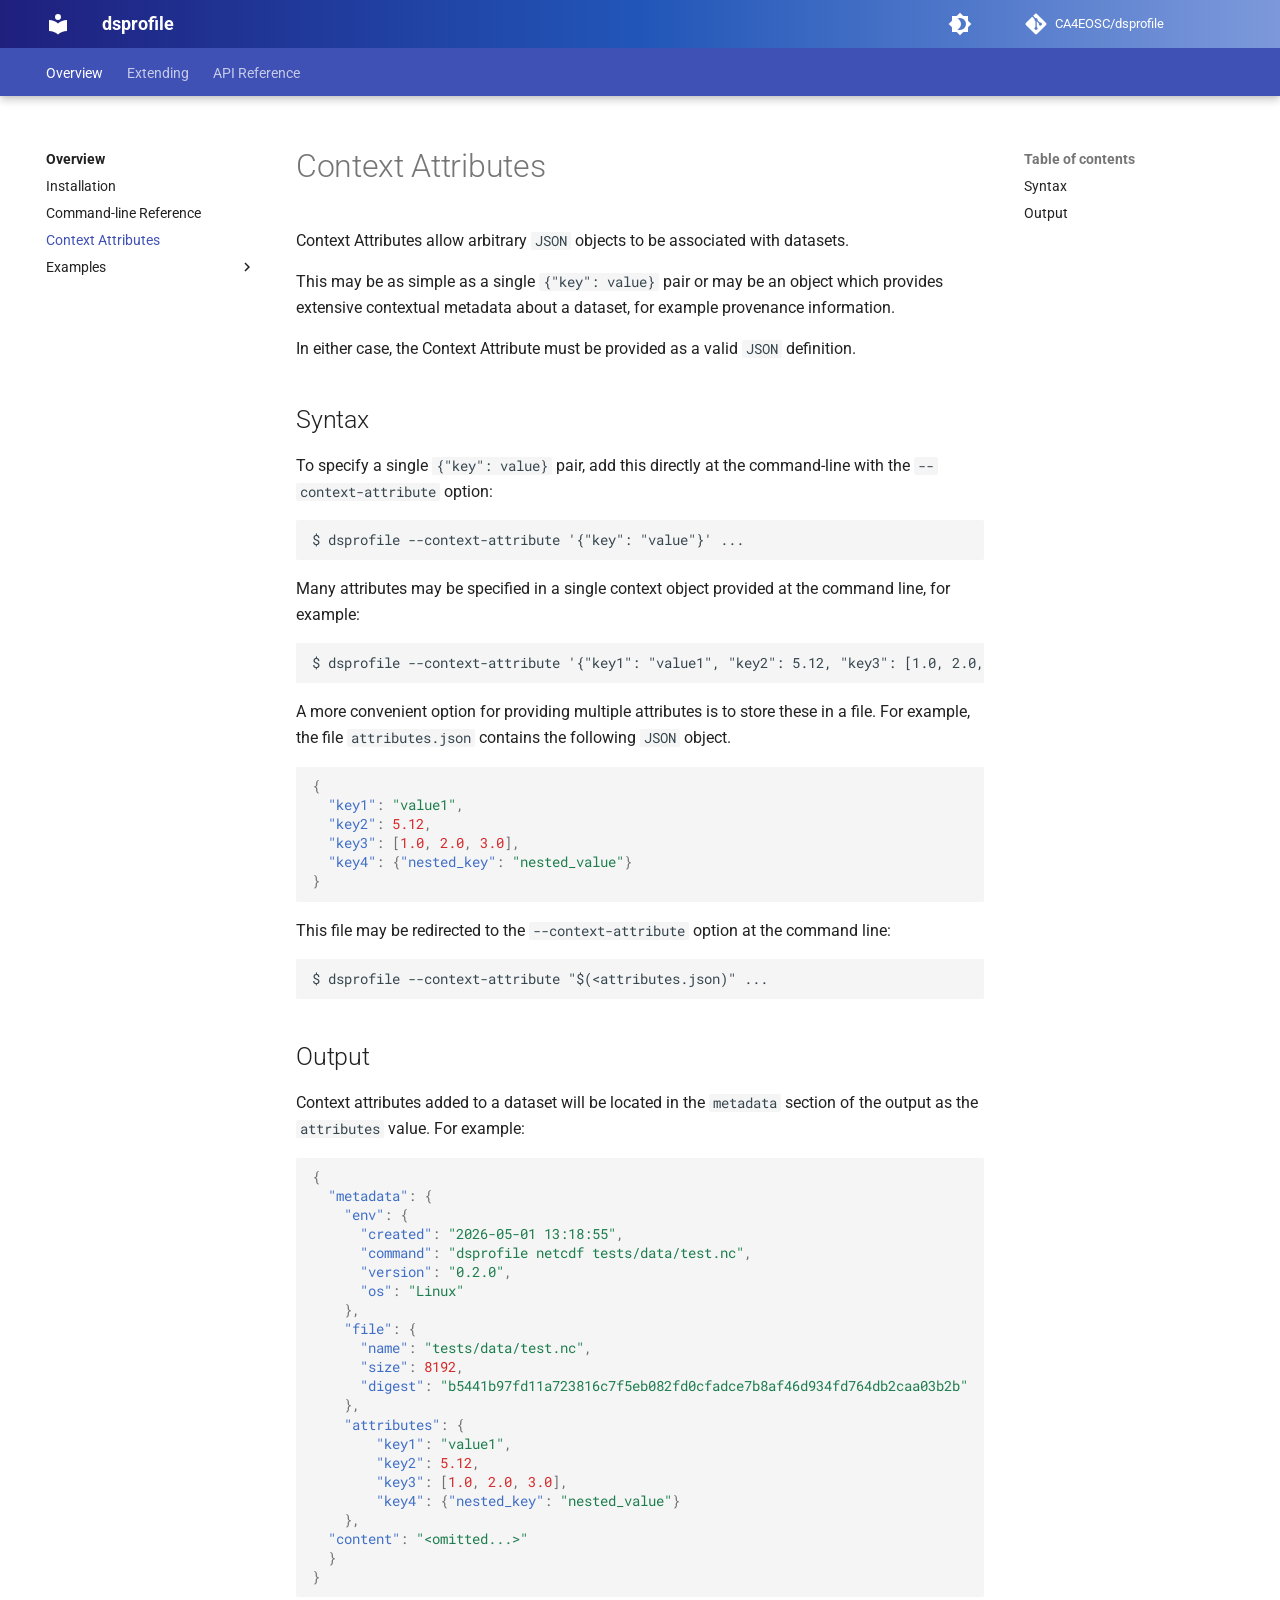
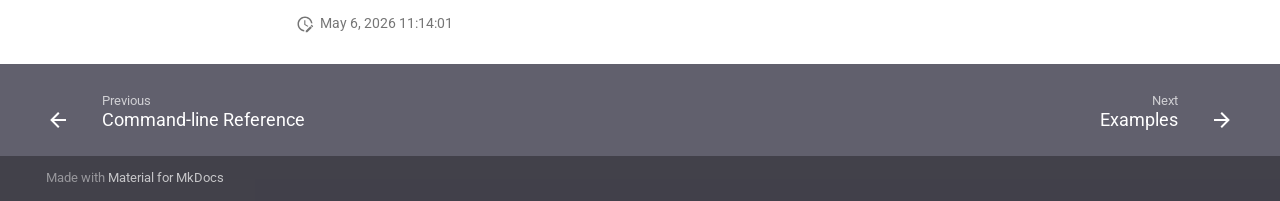
<file: context-attributes/index.html>
<!doctype html>
<html lang="en" class="no-js">
  <head>
    
      <meta charset="utf-8">
      <meta name="viewport" content="width=device-width,initial-scale=1">
      
      
      
      
        <link rel="prev" href="../cli/">
      
      
        <link rel="next" href="../examples/">
      
      
        
      
      
      <link rel="icon" href="../assets/images/favicon.png">
      <meta name="generator" content="mkdocs-1.6.1, mkdocs-material-9.7.6">
    
    
      
        <title>Context Attributes - dsprofile</title>
      
    
    
      <link rel="stylesheet" href="../assets/stylesheets/main.484c7ddc.min.css">
      
        
        <link rel="stylesheet" href="../assets/stylesheets/palette.ab4e12ef.min.css">
      
      


    
    
      
    
    
      
        
        
        <link rel="preconnect" href="https://fonts.gstatic.com" crossorigin>
        <link rel="stylesheet" href="https://fonts.googleapis.com/css?family=Roboto:300,300i,400,400i,700,700i%7CRoboto+Mono:400,400i,700,700i&display=fallback">
        <style>:root{--md-text-font:"Roboto";--md-code-font:"Roboto Mono"}</style>
      
    
    
      <link rel="stylesheet" href="../assets/_mkdocstrings.css">
    
      <link rel="stylesheet" href="../stylesheets/extra.css">
    
    <script>__md_scope=new URL("..",location),__md_hash=e=>[...e].reduce(((e,_)=>(e<<5)-e+_.charCodeAt(0)),0),__md_get=(e,_=localStorage,t=__md_scope)=>JSON.parse(_.getItem(t.pathname+"."+e)),__md_set=(e,_,t=localStorage,a=__md_scope)=>{try{t.setItem(a.pathname+"."+e,JSON.stringify(_))}catch(e){}}</script>
    
      

    
    
  </head>
  
  
    
    
      
    
    
    
    
    <body dir="ltr" data-md-color-scheme="default" data-md-color-primary="indigo" data-md-color-accent="amber">
  
    
    <input class="md-toggle" data-md-toggle="drawer" type="checkbox" id="__drawer" autocomplete="off">
    <input class="md-toggle" data-md-toggle="search" type="checkbox" id="__search" autocomplete="off">
    <label class="md-overlay" for="__drawer"></label>
    <div data-md-component="skip">
      
        
        <a href="#context-attributes" class="md-skip">
          Skip to content
        </a>
      
    </div>
    <div data-md-component="announce">
      
    </div>
    
    
      

  

<header class="md-header md-header--shadow md-header--lifted" data-md-component="header">
  <nav class="md-header__inner md-grid" aria-label="Header">
    <a href=".." title="dsprofile" class="md-header__button md-logo" aria-label="dsprofile" data-md-component="logo">
      
  
  <svg xmlns="http://www.w3.org/2000/svg" viewBox="0 0 24 24"><path d="M12 8a3 3 0 0 0 3-3 3 3 0 0 0-3-3 3 3 0 0 0-3 3 3 3 0 0 0 3 3m0 3.54C9.64 9.35 6.5 8 3 8v11c3.5 0 6.64 1.35 9 3.54 2.36-2.19 5.5-3.54 9-3.54V8c-3.5 0-6.64 1.35-9 3.54"/></svg>

    </a>
    <label class="md-header__button md-icon" for="__drawer">
      
      <svg xmlns="http://www.w3.org/2000/svg" viewBox="0 0 24 24"><path d="M3 6h18v2H3zm0 5h18v2H3zm0 5h18v2H3z"/></svg>
    </label>
    <div class="md-header__title" data-md-component="header-title">
      <div class="md-header__ellipsis">
        <div class="md-header__topic">
          <span class="md-ellipsis">
            dsprofile
          </span>
        </div>
        <div class="md-header__topic" data-md-component="header-topic">
          <span class="md-ellipsis">
            
              Context Attributes
            
          </span>
        </div>
      </div>
    </div>
    
      
        <form class="md-header__option" data-md-component="palette">
  
    
    
    
    <input class="md-option" data-md-color-media="" data-md-color-scheme="default" data-md-color-primary="indigo" data-md-color-accent="amber"  aria-label="Switch to dark mode"  type="radio" name="__palette" id="__palette_0">
    
      <label class="md-header__button md-icon" title="Switch to dark mode" for="__palette_1" hidden>
        <svg xmlns="http://www.w3.org/2000/svg" viewBox="0 0 24 24"><path d="M12 18c-.89 0-1.74-.2-2.5-.55C11.56 16.5 13 14.42 13 12s-1.44-4.5-3.5-5.45C10.26 6.2 11.11 6 12 6a6 6 0 0 1 6 6 6 6 0 0 1-6 6m8-9.31V4h-4.69L12 .69 8.69 4H4v4.69L.69 12 4 15.31V20h4.69L12 23.31 15.31 20H20v-4.69L23.31 12z"/></svg>
      </label>
    
  
    
    
    
    <input class="md-option" data-md-color-media="" data-md-color-scheme="slate" data-md-color-primary="indigo" data-md-color-accent="amber"  aria-label="Switch to light mode"  type="radio" name="__palette" id="__palette_1">
    
      <label class="md-header__button md-icon" title="Switch to light mode" for="__palette_0" hidden>
        <svg xmlns="http://www.w3.org/2000/svg" viewBox="0 0 24 24"><path d="M12 8a4 4 0 0 0-4 4 4 4 0 0 0 4 4 4 4 0 0 0 4-4 4 4 0 0 0-4-4m0 10a6 6 0 0 1-6-6 6 6 0 0 1 6-6 6 6 0 0 1 6 6 6 6 0 0 1-6 6m8-9.31V4h-4.69L12 .69 8.69 4H4v4.69L.69 12 4 15.31V20h4.69L12 23.31 15.31 20H20v-4.69L23.31 12z"/></svg>
      </label>
    
  
</form>
      
    
    
      <script>var palette=__md_get("__palette");if(palette&&palette.color){if("(prefers-color-scheme)"===palette.color.media){var media=matchMedia("(prefers-color-scheme: light)"),input=document.querySelector(media.matches?"[data-md-color-media='(prefers-color-scheme: light)']":"[data-md-color-media='(prefers-color-scheme: dark)']");palette.color.media=input.getAttribute("data-md-color-media"),palette.color.scheme=input.getAttribute("data-md-color-scheme"),palette.color.primary=input.getAttribute("data-md-color-primary"),palette.color.accent=input.getAttribute("data-md-color-accent")}for(var[key,value]of Object.entries(palette.color))document.body.setAttribute("data-md-color-"+key,value)}</script>
    
    
    
    
      <div class="md-header__source">
        <a href="https://github.com/CA4EOSC/dsprofile" title="Go to repository" class="md-source" data-md-component="source">
  <div class="md-source__icon md-icon">
    
    <svg xmlns="http://www.w3.org/2000/svg" viewBox="0 0 448 512"><!--! Font Awesome Free 7.1.0 by @fontawesome - https://fontawesome.com License - https://fontawesome.com/license/free (Icons: CC BY 4.0, Fonts: SIL OFL 1.1, Code: MIT License) Copyright 2025 Fonticons, Inc.--><path d="M439.6 236.1 244 40.5c-5.4-5.5-12.8-8.5-20.4-8.5s-15 3-20.4 8.4L162.5 81l51.5 51.5c27.1-9.1 52.7 16.8 43.4 43.7l49.7 49.7c34.2-11.8 61.2 31 35.5 56.7-26.5 26.5-70.2-2.9-56-37.3L240.3 199v121.9c25.3 12.5 22.3 41.8 9.1 55-6.4 6.4-15.2 10.1-24.3 10.1s-17.8-3.6-24.3-10.1c-17.6-17.6-11.1-46.9 11.2-56v-123c-20.8-8.5-24.6-30.7-18.6-45L142.6 101 8.5 235.1C3 240.6 0 247.9 0 255.5s3 15 8.5 20.4l195.6 195.7c5.4 5.4 12.7 8.4 20.4 8.4s15-3 20.4-8.4l194.7-194.7c5.4-5.4 8.4-12.8 8.4-20.4s-3-15-8.4-20.4"/></svg>
  </div>
  <div class="md-source__repository">
    CA4EOSC/dsprofile
  </div>
</a>
      </div>
    
  </nav>
  
    
      
<nav class="md-tabs" aria-label="Tabs" data-md-component="tabs">
  <div class="md-grid">
    <ul class="md-tabs__list">
      
        
  
  
  
    
  
  
    
    
      <li class="md-tabs__item md-tabs__item--active">
        <a href=".." class="md-tabs__link">
          
  
  
    
  
  Overview

        </a>
      </li>
    
  

      
        
  
  
  
  
    
    
      <li class="md-tabs__item">
        <a href="../extending/" class="md-tabs__link">
          
  
  
    
  
  Extending

        </a>
      </li>
    
  

      
        
  
  
  
  
    
    
      <li class="md-tabs__item">
        <a href="../reference/" class="md-tabs__link">
          
  
  
    
  
  API Reference

        </a>
      </li>
    
  

      
    </ul>
  </div>
</nav>
    
  
</header>
    
    <div class="md-container" data-md-component="container">
      
      
        
      
      <main class="md-main" data-md-component="main">
        <div class="md-main__inner md-grid">
          
            
              
              <div class="md-sidebar md-sidebar--primary" data-md-component="sidebar" data-md-type="navigation" >
                <div class="md-sidebar__scrollwrap">
                  <div class="md-sidebar__inner">
                    


  


<nav class="md-nav md-nav--primary md-nav--lifted" aria-label="Navigation" data-md-level="0">
  <label class="md-nav__title" for="__drawer">
    <a href=".." title="dsprofile" class="md-nav__button md-logo" aria-label="dsprofile" data-md-component="logo">
      
  
  <svg xmlns="http://www.w3.org/2000/svg" viewBox="0 0 24 24"><path d="M12 8a3 3 0 0 0 3-3 3 3 0 0 0-3-3 3 3 0 0 0-3 3 3 3 0 0 0 3 3m0 3.54C9.64 9.35 6.5 8 3 8v11c3.5 0 6.64 1.35 9 3.54 2.36-2.19 5.5-3.54 9-3.54V8c-3.5 0-6.64 1.35-9 3.54"/></svg>

    </a>
    dsprofile
  </label>
  
    <div class="md-nav__source">
      <a href="https://github.com/CA4EOSC/dsprofile" title="Go to repository" class="md-source" data-md-component="source">
  <div class="md-source__icon md-icon">
    
    <svg xmlns="http://www.w3.org/2000/svg" viewBox="0 0 448 512"><!--! Font Awesome Free 7.1.0 by @fontawesome - https://fontawesome.com License - https://fontawesome.com/license/free (Icons: CC BY 4.0, Fonts: SIL OFL 1.1, Code: MIT License) Copyright 2025 Fonticons, Inc.--><path d="M439.6 236.1 244 40.5c-5.4-5.5-12.8-8.5-20.4-8.5s-15 3-20.4 8.4L162.5 81l51.5 51.5c27.1-9.1 52.7 16.8 43.4 43.7l49.7 49.7c34.2-11.8 61.2 31 35.5 56.7-26.5 26.5-70.2-2.9-56-37.3L240.3 199v121.9c25.3 12.5 22.3 41.8 9.1 55-6.4 6.4-15.2 10.1-24.3 10.1s-17.8-3.6-24.3-10.1c-17.6-17.6-11.1-46.9 11.2-56v-123c-20.8-8.5-24.6-30.7-18.6-45L142.6 101 8.5 235.1C3 240.6 0 247.9 0 255.5s3 15 8.5 20.4l195.6 195.7c5.4 5.4 12.7 8.4 20.4 8.4s15-3 20.4-8.4l194.7-194.7c5.4-5.4 8.4-12.8 8.4-20.4s-3-15-8.4-20.4"/></svg>
  </div>
  <div class="md-source__repository">
    CA4EOSC/dsprofile
  </div>
</a>
    </div>
  
  <ul class="md-nav__list" data-md-scrollfix>
    
      
      
  
  
    
  
  
  
    
    
      
        
          
        
      
        
      
        
      
        
      
        
      
    
    
    
      
        
        
      
      
    
    
    <li class="md-nav__item md-nav__item--active md-nav__item--section md-nav__item--nested">
      
        
        
        <input class="md-nav__toggle md-toggle " type="checkbox" id="__nav_1" checked>
        
          
          <div class="md-nav__link md-nav__container">
            <a href=".." class="md-nav__link ">
              
  
  
  <span class="md-ellipsis">
    
  
    Overview
  

    
  </span>
  
  

            </a>
            
              
              <label class="md-nav__link " for="__nav_1" id="__nav_1_label" tabindex="">
                <span class="md-nav__icon md-icon"></span>
              </label>
            
          </div>
        
        <nav class="md-nav" data-md-level="1" aria-labelledby="__nav_1_label" aria-expanded="true">
          <label class="md-nav__title" for="__nav_1">
            <span class="md-nav__icon md-icon"></span>
            
  
    Overview
  

          </label>
          <ul class="md-nav__list" data-md-scrollfix>
            
              
            
              
                
  
  
  
  
    <li class="md-nav__item">
      <a href="../install/" class="md-nav__link">
        
  
  
  <span class="md-ellipsis">
    
  
    Installation
  

    
  </span>
  
  

      </a>
    </li>
  

              
            
              
                
  
  
  
  
    <li class="md-nav__item">
      <a href="../cli/" class="md-nav__link">
        
  
  
  <span class="md-ellipsis">
    
  
    Command-line Reference
  

    
  </span>
  
  

      </a>
    </li>
  

              
            
              
                
  
  
    
  
  
  
    <li class="md-nav__item md-nav__item--active">
      
      <input class="md-nav__toggle md-toggle" type="checkbox" id="__toc">
      
      
        
      
      
        <label class="md-nav__link md-nav__link--active" for="__toc">
          
  
  
  <span class="md-ellipsis">
    
  
    Context Attributes
  

    
  </span>
  
  

          <span class="md-nav__icon md-icon"></span>
        </label>
      
      <a href="./" class="md-nav__link md-nav__link--active">
        
  
  
  <span class="md-ellipsis">
    
  
    Context Attributes
  

    
  </span>
  
  

      </a>
      
        

<nav class="md-nav md-nav--secondary" aria-label="Table of contents">
  
  
  
    
  
  
    <label class="md-nav__title" for="__toc">
      <span class="md-nav__icon md-icon"></span>
      Table of contents
    </label>
    <ul class="md-nav__list" data-md-component="toc" data-md-scrollfix>
      
        <li class="md-nav__item">
  <a href="#syntax" class="md-nav__link">
    <span class="md-ellipsis">
      
        Syntax
      
    </span>
  </a>
  
</li>
      
        <li class="md-nav__item">
  <a href="#output" class="md-nav__link">
    <span class="md-ellipsis">
      
        Output
      
    </span>
  </a>
  
</li>
      
    </ul>
  
</nav>
      
    </li>
  

              
            
              
                
  
  
  
  
    
    
      
        
          
        
      
        
      
        
      
    
    
    
      
      
    
    
    <li class="md-nav__item md-nav__item--nested">
      
        
        
        <input class="md-nav__toggle md-toggle " type="checkbox" id="__nav_1_5" >
        
          
          <div class="md-nav__link md-nav__container">
            <a href="../examples/" class="md-nav__link ">
              
  
  
  <span class="md-ellipsis">
    
  
    Examples
  

    
  </span>
  
  

            </a>
            
              
              <label class="md-nav__link " for="__nav_1_5" id="__nav_1_5_label" tabindex="0">
                <span class="md-nav__icon md-icon"></span>
              </label>
            
          </div>
        
        <nav class="md-nav" data-md-level="2" aria-labelledby="__nav_1_5_label" aria-expanded="false">
          <label class="md-nav__title" for="__nav_1_5">
            <span class="md-nav__icon md-icon"></span>
            
  
    Examples
  

          </label>
          <ul class="md-nav__list" data-md-scrollfix>
            
              
            
              
                
  
  
  
  
    <li class="md-nav__item">
      <a href="../examples/advanced-install/" class="md-nav__link">
        
  
  
  <span class="md-ellipsis">
    
  
    Advanced Installation
  

    
  </span>
  
  

      </a>
    </li>
  

              
            
              
                
  
  
  
  
    <li class="md-nav__item">
      <a href="../examples/output-config/" class="md-nav__link">
        
  
  
  <span class="md-ellipsis">
    
  
    Configuring Output
  

    
  </span>
  
  

      </a>
    </li>
  

              
            
          </ul>
        </nav>
      
    </li>
  

              
            
          </ul>
        </nav>
      
    </li>
  

    
      
      
  
  
  
  
    
    
      
        
          
        
      
        
      
    
    
    
      
      
    
    
    <li class="md-nav__item md-nav__item--nested">
      
        
        
        <input class="md-nav__toggle md-toggle " type="checkbox" id="__nav_2" >
        
          
          <div class="md-nav__link md-nav__container">
            <a href="../extending/" class="md-nav__link ">
              
  
  
  <span class="md-ellipsis">
    
  
    Extending
  

    
  </span>
  
  

            </a>
            
              
              <label class="md-nav__link " for="__nav_2" id="__nav_2_label" tabindex="0">
                <span class="md-nav__icon md-icon"></span>
              </label>
            
          </div>
        
        <nav class="md-nav" data-md-level="1" aria-labelledby="__nav_2_label" aria-expanded="false">
          <label class="md-nav__title" for="__nav_2">
            <span class="md-nav__icon md-icon"></span>
            
  
    Extending
  

          </label>
          <ul class="md-nav__list" data-md-scrollfix>
            
              
            
              
                
  
  
  
  
    <li class="md-nav__item">
      <a href="../extending/reader/" class="md-nav__link">
        
  
  
  <span class="md-ellipsis">
    
  
    Adding a Reader
  

    
  </span>
  
  

      </a>
    </li>
  

              
            
          </ul>
        </nav>
      
    </li>
  

    
      
      
  
  
  
  
    
    
      
        
          
        
      
        
      
        
      
    
    
    
      
      
    
    
    <li class="md-nav__item md-nav__item--nested">
      
        
        
        <input class="md-nav__toggle md-toggle " type="checkbox" id="__nav_3" >
        
          
          <div class="md-nav__link md-nav__container">
            <a href="../reference/" class="md-nav__link ">
              
  
  
  <span class="md-ellipsis">
    
  
    API Reference
  

    
  </span>
  
  

            </a>
            
              
              <label class="md-nav__link " for="__nav_3" id="__nav_3_label" tabindex="0">
                <span class="md-nav__icon md-icon"></span>
              </label>
            
          </div>
        
        <nav class="md-nav" data-md-level="1" aria-labelledby="__nav_3_label" aria-expanded="false">
          <label class="md-nav__title" for="__nav_3">
            <span class="md-nav__icon md-icon"></span>
            
  
    API Reference
  

          </label>
          <ul class="md-nav__list" data-md-scrollfix>
            
              
            
              
                
  
  
  
  
    <li class="md-nav__item">
      <a href="../reference/reader/" class="md-nav__link">
        
  
  
  <span class="md-ellipsis">
    
  
    The Reader class
  

    
  </span>
  
  

      </a>
    </li>
  

              
            
              
                
  
  
  
  
    <li class="md-nav__item">
      <a href="../reference/utils/" class="md-nav__link">
        
  
  
  <span class="md-ellipsis">
    
  
    Utilities
  

    
  </span>
  
  

      </a>
    </li>
  

              
            
          </ul>
        </nav>
      
    </li>
  

    
  </ul>
</nav>
                  </div>
                </div>
              </div>
            
            
              
              <div class="md-sidebar md-sidebar--secondary" data-md-component="sidebar" data-md-type="toc" >
                <div class="md-sidebar__scrollwrap">
                  <div class="md-sidebar__inner">
                    

<nav class="md-nav md-nav--secondary" aria-label="Table of contents">
  
  
  
    
  
  
    <label class="md-nav__title" for="__toc">
      <span class="md-nav__icon md-icon"></span>
      Table of contents
    </label>
    <ul class="md-nav__list" data-md-component="toc" data-md-scrollfix>
      
        <li class="md-nav__item">
  <a href="#syntax" class="md-nav__link">
    <span class="md-ellipsis">
      
        Syntax
      
    </span>
  </a>
  
</li>
      
        <li class="md-nav__item">
  <a href="#output" class="md-nav__link">
    <span class="md-ellipsis">
      
        Output
      
    </span>
  </a>
  
</li>
      
    </ul>
  
</nav>
                  </div>
                </div>
              </div>
            
          
          
            <div class="md-content" data-md-component="content">
              
              <article class="md-content__inner md-typeset">
                
                  


  
  


<h1 id="context-attributes">Context Attributes</h1>
<p>Context Attributes allow arbitrary <code>JSON</code> objects to be associated with datasets.</p>
<p>This may be as simple as a single <code>{"key": value}</code> pair or may be an object which
provides extensive contextual metadata about a dataset, for example provenance
information.</p>
<p>In either case, the Context Attribute must be provided as a valid <code>JSON</code> definition.</p>
<h2 id="syntax">Syntax</h2>
<p>To specify a single <code>{"key": value}</code> pair, add this directly at the command-line
with the <code>--context-attribute</code> option:</p>
<div class="language-text highlight"><pre><span></span><code><span id="__span-0-1"><a id="__codelineno-0-1" name="__codelineno-0-1" href="#__codelineno-0-1"></a>$ dsprofile --context-attribute &#39;{&quot;key&quot;: &quot;value&quot;}&#39; ...
</span></code></pre></div>
<p>Many attributes may be specified in a single context object provided at
the command line, for example:</p>
<div class="language-text highlight"><pre><span></span><code><span id="__span-1-1"><a id="__codelineno-1-1" name="__codelineno-1-1" href="#__codelineno-1-1"></a>$ dsprofile --context-attribute &#39;{&quot;key1&quot;: &quot;value1&quot;, &quot;key2&quot;: 5.12, &quot;key3&quot;: [1.0, 2.0, 3.0], &quot;key4&quot;: {&quot;nested_key&quot;: &quot;nested_value&quot;}}&#39; ...
</span></code></pre></div>
<p>A more convenient option for providing multiple attributes is to store these
in a file. For example, the file <code>attributes.json</code> contains the following <code>JSON</code>
object.</p>
<div class="language-json highlight"><pre><span></span><code><span id="__span-2-1"><a id="__codelineno-2-1" name="__codelineno-2-1" href="#__codelineno-2-1"></a><span class="p">{</span>
</span><span id="__span-2-2"><a id="__codelineno-2-2" name="__codelineno-2-2" href="#__codelineno-2-2"></a><span class="w">  </span><span class="nt">&quot;key1&quot;</span><span class="p">:</span><span class="w"> </span><span class="s2">&quot;value1&quot;</span><span class="p">,</span>
</span><span id="__span-2-3"><a id="__codelineno-2-3" name="__codelineno-2-3" href="#__codelineno-2-3"></a><span class="w">  </span><span class="nt">&quot;key2&quot;</span><span class="p">:</span><span class="w"> </span><span class="mf">5.12</span><span class="p">,</span>
</span><span id="__span-2-4"><a id="__codelineno-2-4" name="__codelineno-2-4" href="#__codelineno-2-4"></a><span class="w">  </span><span class="nt">&quot;key3&quot;</span><span class="p">:</span><span class="w"> </span><span class="p">[</span><span class="mf">1.0</span><span class="p">,</span><span class="w"> </span><span class="mf">2.0</span><span class="p">,</span><span class="w"> </span><span class="mf">3.0</span><span class="p">],</span>
</span><span id="__span-2-5"><a id="__codelineno-2-5" name="__codelineno-2-5" href="#__codelineno-2-5"></a><span class="w">  </span><span class="nt">&quot;key4&quot;</span><span class="p">:</span><span class="w"> </span><span class="p">{</span><span class="nt">&quot;nested_key&quot;</span><span class="p">:</span><span class="w"> </span><span class="s2">&quot;nested_value&quot;</span><span class="p">}</span>
</span><span id="__span-2-6"><a id="__codelineno-2-6" name="__codelineno-2-6" href="#__codelineno-2-6"></a><span class="p">}</span>
</span></code></pre></div>
<p>This file may be redirected to the <code>--context-attribute</code> option at the command line:</p>
<div class="language-text highlight"><pre><span></span><code><span id="__span-3-1"><a id="__codelineno-3-1" name="__codelineno-3-1" href="#__codelineno-3-1"></a>$ dsprofile --context-attribute &quot;$(&lt;attributes.json)&quot; ...
</span></code></pre></div>
<h2 id="output">Output</h2>
<p>Context attributes added to a dataset will be located in the <code>metadata</code> section of the
output as the <code>attributes</code> value. For example:</p>
<div class="language-json highlight"><pre><span></span><code><span id="__span-4-1"><a id="__codelineno-4-1" name="__codelineno-4-1" href="#__codelineno-4-1"></a><span class="p">{</span>
</span><span id="__span-4-2"><a id="__codelineno-4-2" name="__codelineno-4-2" href="#__codelineno-4-2"></a><span class="w">  </span><span class="nt">&quot;metadata&quot;</span><span class="p">:</span><span class="w"> </span><span class="p">{</span>
</span><span id="__span-4-3"><a id="__codelineno-4-3" name="__codelineno-4-3" href="#__codelineno-4-3"></a><span class="w">    </span><span class="nt">&quot;env&quot;</span><span class="p">:</span><span class="w"> </span><span class="p">{</span>
</span><span id="__span-4-4"><a id="__codelineno-4-4" name="__codelineno-4-4" href="#__codelineno-4-4"></a><span class="w">      </span><span class="nt">&quot;created&quot;</span><span class="p">:</span><span class="w"> </span><span class="s2">&quot;2026-05-01 13:18:55&quot;</span><span class="p">,</span>
</span><span id="__span-4-5"><a id="__codelineno-4-5" name="__codelineno-4-5" href="#__codelineno-4-5"></a><span class="w">      </span><span class="nt">&quot;command&quot;</span><span class="p">:</span><span class="w"> </span><span class="s2">&quot;dsprofile netcdf tests/data/test.nc&quot;</span><span class="p">,</span>
</span><span id="__span-4-6"><a id="__codelineno-4-6" name="__codelineno-4-6" href="#__codelineno-4-6"></a><span class="w">      </span><span class="nt">&quot;version&quot;</span><span class="p">:</span><span class="w"> </span><span class="s2">&quot;0.2.0&quot;</span><span class="p">,</span>
</span><span id="__span-4-7"><a id="__codelineno-4-7" name="__codelineno-4-7" href="#__codelineno-4-7"></a><span class="w">      </span><span class="nt">&quot;os&quot;</span><span class="p">:</span><span class="w"> </span><span class="s2">&quot;Linux&quot;</span>
</span><span id="__span-4-8"><a id="__codelineno-4-8" name="__codelineno-4-8" href="#__codelineno-4-8"></a><span class="w">    </span><span class="p">},</span>
</span><span id="__span-4-9"><a id="__codelineno-4-9" name="__codelineno-4-9" href="#__codelineno-4-9"></a><span class="w">    </span><span class="nt">&quot;file&quot;</span><span class="p">:</span><span class="w"> </span><span class="p">{</span>
</span><span id="__span-4-10"><a id="__codelineno-4-10" name="__codelineno-4-10" href="#__codelineno-4-10"></a><span class="w">      </span><span class="nt">&quot;name&quot;</span><span class="p">:</span><span class="w"> </span><span class="s2">&quot;tests/data/test.nc&quot;</span><span class="p">,</span>
</span><span id="__span-4-11"><a id="__codelineno-4-11" name="__codelineno-4-11" href="#__codelineno-4-11"></a><span class="w">      </span><span class="nt">&quot;size&quot;</span><span class="p">:</span><span class="w"> </span><span class="mi">8192</span><span class="p">,</span>
</span><span id="__span-4-12"><a id="__codelineno-4-12" name="__codelineno-4-12" href="#__codelineno-4-12"></a><span class="w">      </span><span class="nt">&quot;digest&quot;</span><span class="p">:</span><span class="w"> </span><span class="s2">&quot;b5441b97fd11a723816c7f5eb082fd0cfadce7b8af46d934fd764db2caa03b2b&quot;</span>
</span><span id="__span-4-13"><a id="__codelineno-4-13" name="__codelineno-4-13" href="#__codelineno-4-13"></a><span class="w">    </span><span class="p">},</span>
</span><span id="__span-4-14"><a id="__codelineno-4-14" name="__codelineno-4-14" href="#__codelineno-4-14"></a><span class="w">    </span><span class="nt">&quot;attributes&quot;</span><span class="p">:</span><span class="w"> </span><span class="p">{</span>
</span><span id="__span-4-15"><a id="__codelineno-4-15" name="__codelineno-4-15" href="#__codelineno-4-15"></a><span class="w">        </span><span class="nt">&quot;key1&quot;</span><span class="p">:</span><span class="w"> </span><span class="s2">&quot;value1&quot;</span><span class="p">,</span>
</span><span id="__span-4-16"><a id="__codelineno-4-16" name="__codelineno-4-16" href="#__codelineno-4-16"></a><span class="w">        </span><span class="nt">&quot;key2&quot;</span><span class="p">:</span><span class="w"> </span><span class="mf">5.12</span><span class="p">,</span>
</span><span id="__span-4-17"><a id="__codelineno-4-17" name="__codelineno-4-17" href="#__codelineno-4-17"></a><span class="w">        </span><span class="nt">&quot;key3&quot;</span><span class="p">:</span><span class="w"> </span><span class="p">[</span><span class="mf">1.0</span><span class="p">,</span><span class="w"> </span><span class="mf">2.0</span><span class="p">,</span><span class="w"> </span><span class="mf">3.0</span><span class="p">],</span>
</span><span id="__span-4-18"><a id="__codelineno-4-18" name="__codelineno-4-18" href="#__codelineno-4-18"></a><span class="w">        </span><span class="nt">&quot;key4&quot;</span><span class="p">:</span><span class="w"> </span><span class="p">{</span><span class="nt">&quot;nested_key&quot;</span><span class="p">:</span><span class="w"> </span><span class="s2">&quot;nested_value&quot;</span><span class="p">}</span>
</span><span id="__span-4-19"><a id="__codelineno-4-19" name="__codelineno-4-19" href="#__codelineno-4-19"></a><span class="w">    </span><span class="p">},</span>
</span><span id="__span-4-20"><a id="__codelineno-4-20" name="__codelineno-4-20" href="#__codelineno-4-20"></a><span class="w">  </span><span class="nt">&quot;content&quot;</span><span class="p">:</span><span class="w"> </span><span class="s2">&quot;&lt;omitted...&gt;&quot;</span>
</span><span id="__span-4-21"><a id="__codelineno-4-21" name="__codelineno-4-21" href="#__codelineno-4-21"></a><span class="w">  </span><span class="p">}</span>
</span><span id="__span-4-22"><a id="__codelineno-4-22" name="__codelineno-4-22" href="#__codelineno-4-22"></a><span class="p">}</span>
</span></code></pre></div>







  
    
  
  


  <aside class="md-source-file">
    
      
  <span class="md-source-file__fact">
    <span class="md-icon" title="Last update">
      <svg xmlns="http://www.w3.org/2000/svg" viewBox="0 0 24 24"><path d="M21 13.1c-.1 0-.3.1-.4.2l-1 1 2.1 2.1 1-1c.2-.2.2-.6 0-.8l-1.3-1.3c-.1-.1-.2-.2-.4-.2m-1.9 1.8-6.1 6V23h2.1l6.1-6.1zM12.5 7v5.2l4 2.4-1 1L11 13V7zM11 21.9c-5.1-.5-9-4.8-9-9.9C2 6.5 6.5 2 12 2c5.3 0 9.6 4.1 10 9.3-.3-.1-.6-.2-1-.2s-.7.1-1 .2C19.6 7.2 16.2 4 12 4c-4.4 0-8 3.6-8 8 0 4.1 3.1 7.5 7.1 7.9l-.1.2z"/></svg>
    </span>
    <span class="git-revision-date-localized-plugin git-revision-date-localized-plugin-datetime" title="May 6, 2026 11:14:01 UTC">May 6, 2026 11:14:01</span>
  </span>

    
    
    
    
  </aside>





                
              </article>
            </div>
          
          
<script>var target=document.getElementById(location.hash.slice(1));target&&target.name&&(target.checked=target.name.startsWith("__tabbed_"))</script>
        </div>
        
          <button type="button" class="md-top md-icon" data-md-component="top" hidden>
  
  <svg xmlns="http://www.w3.org/2000/svg" viewBox="0 0 24 24"><path d="M13 20h-2V8l-5.5 5.5-1.42-1.42L12 4.16l7.92 7.92-1.42 1.42L13 8z"/></svg>
  Back to top
</button>
        
      </main>
      
        <footer class="md-footer">
  
    
      
      <nav class="md-footer__inner md-grid" aria-label="Footer" >
        
          
          <a href="../cli/" class="md-footer__link md-footer__link--prev" aria-label="Previous: Command-line Reference">
            <div class="md-footer__button md-icon">
              
              <svg xmlns="http://www.w3.org/2000/svg" viewBox="0 0 24 24"><path d="M20 11v2H8l5.5 5.5-1.42 1.42L4.16 12l7.92-7.92L13.5 5.5 8 11z"/></svg>
            </div>
            <div class="md-footer__title">
              <span class="md-footer__direction">
                Previous
              </span>
              <div class="md-ellipsis">
                Command-line Reference
              </div>
            </div>
          </a>
        
        
          
          <a href="../examples/" class="md-footer__link md-footer__link--next" aria-label="Next: Examples">
            <div class="md-footer__title">
              <span class="md-footer__direction">
                Next
              </span>
              <div class="md-ellipsis">
                Examples
              </div>
            </div>
            <div class="md-footer__button md-icon">
              
              <svg xmlns="http://www.w3.org/2000/svg" viewBox="0 0 24 24"><path d="M4 11v2h12l-5.5 5.5 1.42 1.42L19.84 12l-7.92-7.92L10.5 5.5 16 11z"/></svg>
            </div>
          </a>
        
      </nav>
    
  
  <div class="md-footer-meta md-typeset">
    <div class="md-footer-meta__inner md-grid">
      <div class="md-copyright">
  
  
    Made with
    <a href="https://squidfunk.github.io/mkdocs-material/" target="_blank" rel="noopener">
      Material for MkDocs
    </a>
  
</div>
      
    </div>
  </div>
</footer>
      
    </div>
    <div class="md-dialog" data-md-component="dialog">
      <div class="md-dialog__inner md-typeset"></div>
    </div>
    
    
    
      
      
      <script id="__config" type="application/json">{"annotate": null, "base": "..", "features": ["navigation.indices", "navigation.indexes", "navigation.footer", "navigation.top", "navigation.tabs", "navigation.tabs.sticky", "navigation.tracking"], "search": "../assets/javascripts/workers/search.2c215733.min.js", "tags": null, "translations": {"clipboard.copied": "Copied to clipboard", "clipboard.copy": "Copy to clipboard", "search.result.more.one": "1 more on this page", "search.result.more.other": "# more on this page", "search.result.none": "No matching documents", "search.result.one": "1 matching document", "search.result.other": "# matching documents", "search.result.placeholder": "Type to start searching", "search.result.term.missing": "Missing", "select.version": "Select version"}, "version": null}</script>
    
    
      <script src="../assets/javascripts/bundle.79ae519e.min.js"></script>
      
    
  </body>
</html>
</file>
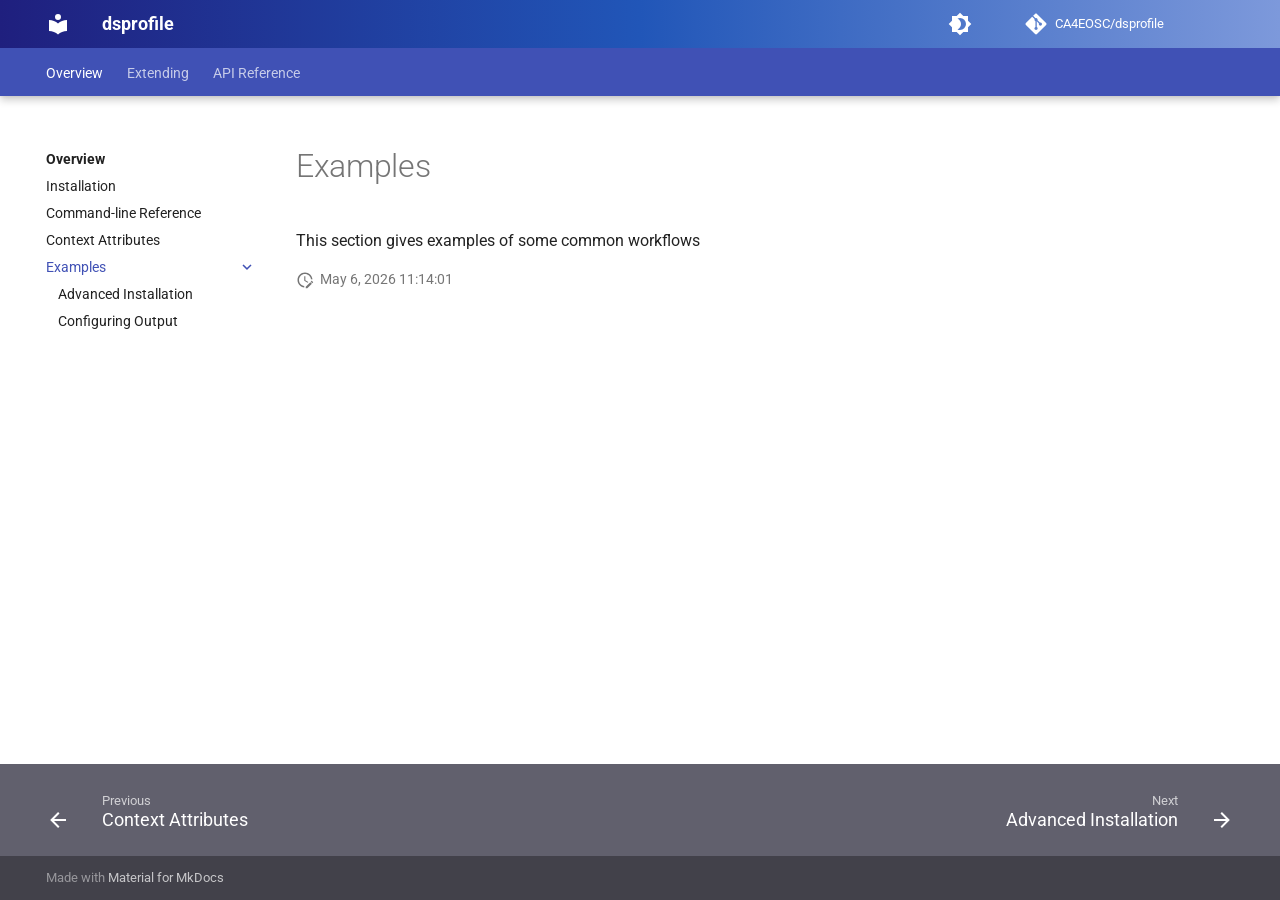
<file: examples/index.html>
<!doctype html>
<html lang="en" class="no-js">
  <head>
    
      <meta charset="utf-8">
      <meta name="viewport" content="width=device-width,initial-scale=1">
      
      
      
      
        <link rel="prev" href="../context-attributes/">
      
      
        <link rel="next" href="advanced-install/">
      
      
        
      
      
      <link rel="icon" href="../assets/images/favicon.png">
      <meta name="generator" content="mkdocs-1.6.1, mkdocs-material-9.7.6">
    
    
      
        <title>Examples - dsprofile</title>
      
    
    
      <link rel="stylesheet" href="../assets/stylesheets/main.484c7ddc.min.css">
      
        
        <link rel="stylesheet" href="../assets/stylesheets/palette.ab4e12ef.min.css">
      
      


    
    
      
    
    
      
        
        
        <link rel="preconnect" href="https://fonts.gstatic.com" crossorigin>
        <link rel="stylesheet" href="https://fonts.googleapis.com/css?family=Roboto:300,300i,400,400i,700,700i%7CRoboto+Mono:400,400i,700,700i&display=fallback">
        <style>:root{--md-text-font:"Roboto";--md-code-font:"Roboto Mono"}</style>
      
    
    
      <link rel="stylesheet" href="../assets/_mkdocstrings.css">
    
      <link rel="stylesheet" href="../stylesheets/extra.css">
    
    <script>__md_scope=new URL("..",location),__md_hash=e=>[...e].reduce(((e,_)=>(e<<5)-e+_.charCodeAt(0)),0),__md_get=(e,_=localStorage,t=__md_scope)=>JSON.parse(_.getItem(t.pathname+"."+e)),__md_set=(e,_,t=localStorage,a=__md_scope)=>{try{t.setItem(a.pathname+"."+e,JSON.stringify(_))}catch(e){}}</script>
    
      

    
    
  </head>
  
  
    
    
      
    
    
    
    
    <body dir="ltr" data-md-color-scheme="default" data-md-color-primary="indigo" data-md-color-accent="amber">
  
    
    <input class="md-toggle" data-md-toggle="drawer" type="checkbox" id="__drawer" autocomplete="off">
    <input class="md-toggle" data-md-toggle="search" type="checkbox" id="__search" autocomplete="off">
    <label class="md-overlay" for="__drawer"></label>
    <div data-md-component="skip">
      
        
        <a href="#examples" class="md-skip">
          Skip to content
        </a>
      
    </div>
    <div data-md-component="announce">
      
    </div>
    
    
      

  

<header class="md-header md-header--shadow md-header--lifted" data-md-component="header">
  <nav class="md-header__inner md-grid" aria-label="Header">
    <a href=".." title="dsprofile" class="md-header__button md-logo" aria-label="dsprofile" data-md-component="logo">
      
  
  <svg xmlns="http://www.w3.org/2000/svg" viewBox="0 0 24 24"><path d="M12 8a3 3 0 0 0 3-3 3 3 0 0 0-3-3 3 3 0 0 0-3 3 3 3 0 0 0 3 3m0 3.54C9.64 9.35 6.5 8 3 8v11c3.5 0 6.64 1.35 9 3.54 2.36-2.19 5.5-3.54 9-3.54V8c-3.5 0-6.64 1.35-9 3.54"/></svg>

    </a>
    <label class="md-header__button md-icon" for="__drawer">
      
      <svg xmlns="http://www.w3.org/2000/svg" viewBox="0 0 24 24"><path d="M3 6h18v2H3zm0 5h18v2H3zm0 5h18v2H3z"/></svg>
    </label>
    <div class="md-header__title" data-md-component="header-title">
      <div class="md-header__ellipsis">
        <div class="md-header__topic">
          <span class="md-ellipsis">
            dsprofile
          </span>
        </div>
        <div class="md-header__topic" data-md-component="header-topic">
          <span class="md-ellipsis">
            
              Examples
            
          </span>
        </div>
      </div>
    </div>
    
      
        <form class="md-header__option" data-md-component="palette">
  
    
    
    
    <input class="md-option" data-md-color-media="" data-md-color-scheme="default" data-md-color-primary="indigo" data-md-color-accent="amber"  aria-label="Switch to dark mode"  type="radio" name="__palette" id="__palette_0">
    
      <label class="md-header__button md-icon" title="Switch to dark mode" for="__palette_1" hidden>
        <svg xmlns="http://www.w3.org/2000/svg" viewBox="0 0 24 24"><path d="M12 18c-.89 0-1.74-.2-2.5-.55C11.56 16.5 13 14.42 13 12s-1.44-4.5-3.5-5.45C10.26 6.2 11.11 6 12 6a6 6 0 0 1 6 6 6 6 0 0 1-6 6m8-9.31V4h-4.69L12 .69 8.69 4H4v4.69L.69 12 4 15.31V20h4.69L12 23.31 15.31 20H20v-4.69L23.31 12z"/></svg>
      </label>
    
  
    
    
    
    <input class="md-option" data-md-color-media="" data-md-color-scheme="slate" data-md-color-primary="indigo" data-md-color-accent="amber"  aria-label="Switch to light mode"  type="radio" name="__palette" id="__palette_1">
    
      <label class="md-header__button md-icon" title="Switch to light mode" for="__palette_0" hidden>
        <svg xmlns="http://www.w3.org/2000/svg" viewBox="0 0 24 24"><path d="M12 8a4 4 0 0 0-4 4 4 4 0 0 0 4 4 4 4 0 0 0 4-4 4 4 0 0 0-4-4m0 10a6 6 0 0 1-6-6 6 6 0 0 1 6-6 6 6 0 0 1 6 6 6 6 0 0 1-6 6m8-9.31V4h-4.69L12 .69 8.69 4H4v4.69L.69 12 4 15.31V20h4.69L12 23.31 15.31 20H20v-4.69L23.31 12z"/></svg>
      </label>
    
  
</form>
      
    
    
      <script>var palette=__md_get("__palette");if(palette&&palette.color){if("(prefers-color-scheme)"===palette.color.media){var media=matchMedia("(prefers-color-scheme: light)"),input=document.querySelector(media.matches?"[data-md-color-media='(prefers-color-scheme: light)']":"[data-md-color-media='(prefers-color-scheme: dark)']");palette.color.media=input.getAttribute("data-md-color-media"),palette.color.scheme=input.getAttribute("data-md-color-scheme"),palette.color.primary=input.getAttribute("data-md-color-primary"),palette.color.accent=input.getAttribute("data-md-color-accent")}for(var[key,value]of Object.entries(palette.color))document.body.setAttribute("data-md-color-"+key,value)}</script>
    
    
    
    
      <div class="md-header__source">
        <a href="https://github.com/CA4EOSC/dsprofile" title="Go to repository" class="md-source" data-md-component="source">
  <div class="md-source__icon md-icon">
    
    <svg xmlns="http://www.w3.org/2000/svg" viewBox="0 0 448 512"><!--! Font Awesome Free 7.1.0 by @fontawesome - https://fontawesome.com License - https://fontawesome.com/license/free (Icons: CC BY 4.0, Fonts: SIL OFL 1.1, Code: MIT License) Copyright 2025 Fonticons, Inc.--><path d="M439.6 236.1 244 40.5c-5.4-5.5-12.8-8.5-20.4-8.5s-15 3-20.4 8.4L162.5 81l51.5 51.5c27.1-9.1 52.7 16.8 43.4 43.7l49.7 49.7c34.2-11.8 61.2 31 35.5 56.7-26.5 26.5-70.2-2.9-56-37.3L240.3 199v121.9c25.3 12.5 22.3 41.8 9.1 55-6.4 6.4-15.2 10.1-24.3 10.1s-17.8-3.6-24.3-10.1c-17.6-17.6-11.1-46.9 11.2-56v-123c-20.8-8.5-24.6-30.7-18.6-45L142.6 101 8.5 235.1C3 240.6 0 247.9 0 255.5s3 15 8.5 20.4l195.6 195.7c5.4 5.4 12.7 8.4 20.4 8.4s15-3 20.4-8.4l194.7-194.7c5.4-5.4 8.4-12.8 8.4-20.4s-3-15-8.4-20.4"/></svg>
  </div>
  <div class="md-source__repository">
    CA4EOSC/dsprofile
  </div>
</a>
      </div>
    
  </nav>
  
    
      
<nav class="md-tabs" aria-label="Tabs" data-md-component="tabs">
  <div class="md-grid">
    <ul class="md-tabs__list">
      
        
  
  
  
    
  
  
    
    
      <li class="md-tabs__item md-tabs__item--active">
        <a href=".." class="md-tabs__link">
          
  
  
    
  
  Overview

        </a>
      </li>
    
  

      
        
  
  
  
  
    
    
      <li class="md-tabs__item">
        <a href="../extending/" class="md-tabs__link">
          
  
  
    
  
  Extending

        </a>
      </li>
    
  

      
        
  
  
  
  
    
    
      <li class="md-tabs__item">
        <a href="../reference/" class="md-tabs__link">
          
  
  
    
  
  API Reference

        </a>
      </li>
    
  

      
    </ul>
  </div>
</nav>
    
  
</header>
    
    <div class="md-container" data-md-component="container">
      
      
        
      
      <main class="md-main" data-md-component="main">
        <div class="md-main__inner md-grid">
          
            
              
              <div class="md-sidebar md-sidebar--primary" data-md-component="sidebar" data-md-type="navigation" >
                <div class="md-sidebar__scrollwrap">
                  <div class="md-sidebar__inner">
                    


  


<nav class="md-nav md-nav--primary md-nav--lifted" aria-label="Navigation" data-md-level="0">
  <label class="md-nav__title" for="__drawer">
    <a href=".." title="dsprofile" class="md-nav__button md-logo" aria-label="dsprofile" data-md-component="logo">
      
  
  <svg xmlns="http://www.w3.org/2000/svg" viewBox="0 0 24 24"><path d="M12 8a3 3 0 0 0 3-3 3 3 0 0 0-3-3 3 3 0 0 0-3 3 3 3 0 0 0 3 3m0 3.54C9.64 9.35 6.5 8 3 8v11c3.5 0 6.64 1.35 9 3.54 2.36-2.19 5.5-3.54 9-3.54V8c-3.5 0-6.64 1.35-9 3.54"/></svg>

    </a>
    dsprofile
  </label>
  
    <div class="md-nav__source">
      <a href="https://github.com/CA4EOSC/dsprofile" title="Go to repository" class="md-source" data-md-component="source">
  <div class="md-source__icon md-icon">
    
    <svg xmlns="http://www.w3.org/2000/svg" viewBox="0 0 448 512"><!--! Font Awesome Free 7.1.0 by @fontawesome - https://fontawesome.com License - https://fontawesome.com/license/free (Icons: CC BY 4.0, Fonts: SIL OFL 1.1, Code: MIT License) Copyright 2025 Fonticons, Inc.--><path d="M439.6 236.1 244 40.5c-5.4-5.5-12.8-8.5-20.4-8.5s-15 3-20.4 8.4L162.5 81l51.5 51.5c27.1-9.1 52.7 16.8 43.4 43.7l49.7 49.7c34.2-11.8 61.2 31 35.5 56.7-26.5 26.5-70.2-2.9-56-37.3L240.3 199v121.9c25.3 12.5 22.3 41.8 9.1 55-6.4 6.4-15.2 10.1-24.3 10.1s-17.8-3.6-24.3-10.1c-17.6-17.6-11.1-46.9 11.2-56v-123c-20.8-8.5-24.6-30.7-18.6-45L142.6 101 8.5 235.1C3 240.6 0 247.9 0 255.5s3 15 8.5 20.4l195.6 195.7c5.4 5.4 12.7 8.4 20.4 8.4s15-3 20.4-8.4l194.7-194.7c5.4-5.4 8.4-12.8 8.4-20.4s-3-15-8.4-20.4"/></svg>
  </div>
  <div class="md-source__repository">
    CA4EOSC/dsprofile
  </div>
</a>
    </div>
  
  <ul class="md-nav__list" data-md-scrollfix>
    
      
      
  
  
    
  
  
  
    
    
      
        
          
        
      
        
      
        
      
        
      
        
      
    
    
    
      
        
        
      
      
    
    
    <li class="md-nav__item md-nav__item--active md-nav__item--section md-nav__item--nested">
      
        
        
        <input class="md-nav__toggle md-toggle " type="checkbox" id="__nav_1" checked>
        
          
          <div class="md-nav__link md-nav__container">
            <a href=".." class="md-nav__link ">
              
  
  
  <span class="md-ellipsis">
    
  
    Overview
  

    
  </span>
  
  

            </a>
            
              
              <label class="md-nav__link " for="__nav_1" id="__nav_1_label" tabindex="">
                <span class="md-nav__icon md-icon"></span>
              </label>
            
          </div>
        
        <nav class="md-nav" data-md-level="1" aria-labelledby="__nav_1_label" aria-expanded="true">
          <label class="md-nav__title" for="__nav_1">
            <span class="md-nav__icon md-icon"></span>
            
  
    Overview
  

          </label>
          <ul class="md-nav__list" data-md-scrollfix>
            
              
            
              
                
  
  
  
  
    <li class="md-nav__item">
      <a href="../install/" class="md-nav__link">
        
  
  
  <span class="md-ellipsis">
    
  
    Installation
  

    
  </span>
  
  

      </a>
    </li>
  

              
            
              
                
  
  
  
  
    <li class="md-nav__item">
      <a href="../cli/" class="md-nav__link">
        
  
  
  <span class="md-ellipsis">
    
  
    Command-line Reference
  

    
  </span>
  
  

      </a>
    </li>
  

              
            
              
                
  
  
  
  
    <li class="md-nav__item">
      <a href="../context-attributes/" class="md-nav__link">
        
  
  
  <span class="md-ellipsis">
    
  
    Context Attributes
  

    
  </span>
  
  

      </a>
    </li>
  

              
            
              
                
  
  
    
  
  
  
    
    
      
        
          
        
      
        
      
        
      
    
    
    
      
      
    
    
    <li class="md-nav__item md-nav__item--active md-nav__item--nested">
      
        
        
        <input class="md-nav__toggle md-toggle " type="checkbox" id="__nav_1_5" checked>
        
          
          <div class="md-nav__link md-nav__container">
            <a href="./" class="md-nav__link md-nav__link--active">
              
  
  
  <span class="md-ellipsis">
    
  
    Examples
  

    
  </span>
  
  

            </a>
            
              
              <label class="md-nav__link md-nav__link--active" for="__nav_1_5" id="__nav_1_5_label" tabindex="0">
                <span class="md-nav__icon md-icon"></span>
              </label>
            
          </div>
        
        <nav class="md-nav" data-md-level="2" aria-labelledby="__nav_1_5_label" aria-expanded="true">
          <label class="md-nav__title" for="__nav_1_5">
            <span class="md-nav__icon md-icon"></span>
            
  
    Examples
  

          </label>
          <ul class="md-nav__list" data-md-scrollfix>
            
              
            
              
                
  
  
  
  
    <li class="md-nav__item">
      <a href="advanced-install/" class="md-nav__link">
        
  
  
  <span class="md-ellipsis">
    
  
    Advanced Installation
  

    
  </span>
  
  

      </a>
    </li>
  

              
            
              
                
  
  
  
  
    <li class="md-nav__item">
      <a href="output-config/" class="md-nav__link">
        
  
  
  <span class="md-ellipsis">
    
  
    Configuring Output
  

    
  </span>
  
  

      </a>
    </li>
  

              
            
          </ul>
        </nav>
      
    </li>
  

              
            
          </ul>
        </nav>
      
    </li>
  

    
      
      
  
  
  
  
    
    
      
        
          
        
      
        
      
    
    
    
      
      
    
    
    <li class="md-nav__item md-nav__item--nested">
      
        
        
        <input class="md-nav__toggle md-toggle " type="checkbox" id="__nav_2" >
        
          
          <div class="md-nav__link md-nav__container">
            <a href="../extending/" class="md-nav__link ">
              
  
  
  <span class="md-ellipsis">
    
  
    Extending
  

    
  </span>
  
  

            </a>
            
              
              <label class="md-nav__link " for="__nav_2" id="__nav_2_label" tabindex="0">
                <span class="md-nav__icon md-icon"></span>
              </label>
            
          </div>
        
        <nav class="md-nav" data-md-level="1" aria-labelledby="__nav_2_label" aria-expanded="false">
          <label class="md-nav__title" for="__nav_2">
            <span class="md-nav__icon md-icon"></span>
            
  
    Extending
  

          </label>
          <ul class="md-nav__list" data-md-scrollfix>
            
              
            
              
                
  
  
  
  
    <li class="md-nav__item">
      <a href="../extending/reader/" class="md-nav__link">
        
  
  
  <span class="md-ellipsis">
    
  
    Adding a Reader
  

    
  </span>
  
  

      </a>
    </li>
  

              
            
          </ul>
        </nav>
      
    </li>
  

    
      
      
  
  
  
  
    
    
      
        
          
        
      
        
      
        
      
    
    
    
      
      
    
    
    <li class="md-nav__item md-nav__item--nested">
      
        
        
        <input class="md-nav__toggle md-toggle " type="checkbox" id="__nav_3" >
        
          
          <div class="md-nav__link md-nav__container">
            <a href="../reference/" class="md-nav__link ">
              
  
  
  <span class="md-ellipsis">
    
  
    API Reference
  

    
  </span>
  
  

            </a>
            
              
              <label class="md-nav__link " for="__nav_3" id="__nav_3_label" tabindex="0">
                <span class="md-nav__icon md-icon"></span>
              </label>
            
          </div>
        
        <nav class="md-nav" data-md-level="1" aria-labelledby="__nav_3_label" aria-expanded="false">
          <label class="md-nav__title" for="__nav_3">
            <span class="md-nav__icon md-icon"></span>
            
  
    API Reference
  

          </label>
          <ul class="md-nav__list" data-md-scrollfix>
            
              
            
              
                
  
  
  
  
    <li class="md-nav__item">
      <a href="../reference/reader/" class="md-nav__link">
        
  
  
  <span class="md-ellipsis">
    
  
    The Reader class
  

    
  </span>
  
  

      </a>
    </li>
  

              
            
              
                
  
  
  
  
    <li class="md-nav__item">
      <a href="../reference/utils/" class="md-nav__link">
        
  
  
  <span class="md-ellipsis">
    
  
    Utilities
  

    
  </span>
  
  

      </a>
    </li>
  

              
            
          </ul>
        </nav>
      
    </li>
  

    
  </ul>
</nav>
                  </div>
                </div>
              </div>
            
            
              
              <div class="md-sidebar md-sidebar--secondary" data-md-component="sidebar" data-md-type="toc" >
                <div class="md-sidebar__scrollwrap">
                  <div class="md-sidebar__inner">
                    

<nav class="md-nav md-nav--secondary" aria-label="Table of contents">
  
  
  
    
  
  
</nav>
                  </div>
                </div>
              </div>
            
          
          
            <div class="md-content" data-md-component="content">
              
              <article class="md-content__inner md-typeset">
                
                  


  
  


<h1 id="examples">Examples</h1>
<p>This section gives examples of some common workflows</p>







  
    
  
  


  <aside class="md-source-file">
    
      
  <span class="md-source-file__fact">
    <span class="md-icon" title="Last update">
      <svg xmlns="http://www.w3.org/2000/svg" viewBox="0 0 24 24"><path d="M21 13.1c-.1 0-.3.1-.4.2l-1 1 2.1 2.1 1-1c.2-.2.2-.6 0-.8l-1.3-1.3c-.1-.1-.2-.2-.4-.2m-1.9 1.8-6.1 6V23h2.1l6.1-6.1zM12.5 7v5.2l4 2.4-1 1L11 13V7zM11 21.9c-5.1-.5-9-4.8-9-9.9C2 6.5 6.5 2 12 2c5.3 0 9.6 4.1 10 9.3-.3-.1-.6-.2-1-.2s-.7.1-1 .2C19.6 7.2 16.2 4 12 4c-4.4 0-8 3.6-8 8 0 4.1 3.1 7.5 7.1 7.9l-.1.2z"/></svg>
    </span>
    <span class="git-revision-date-localized-plugin git-revision-date-localized-plugin-datetime" title="May 6, 2026 11:14:01 UTC">May 6, 2026 11:14:01</span>
  </span>

    
    
    
    
  </aside>





                
              </article>
            </div>
          
          
<script>var target=document.getElementById(location.hash.slice(1));target&&target.name&&(target.checked=target.name.startsWith("__tabbed_"))</script>
        </div>
        
          <button type="button" class="md-top md-icon" data-md-component="top" hidden>
  
  <svg xmlns="http://www.w3.org/2000/svg" viewBox="0 0 24 24"><path d="M13 20h-2V8l-5.5 5.5-1.42-1.42L12 4.16l7.92 7.92-1.42 1.42L13 8z"/></svg>
  Back to top
</button>
        
      </main>
      
        <footer class="md-footer">
  
    
      
      <nav class="md-footer__inner md-grid" aria-label="Footer" >
        
          
          <a href="../context-attributes/" class="md-footer__link md-footer__link--prev" aria-label="Previous: Context Attributes">
            <div class="md-footer__button md-icon">
              
              <svg xmlns="http://www.w3.org/2000/svg" viewBox="0 0 24 24"><path d="M20 11v2H8l5.5 5.5-1.42 1.42L4.16 12l7.92-7.92L13.5 5.5 8 11z"/></svg>
            </div>
            <div class="md-footer__title">
              <span class="md-footer__direction">
                Previous
              </span>
              <div class="md-ellipsis">
                Context Attributes
              </div>
            </div>
          </a>
        
        
          
          <a href="advanced-install/" class="md-footer__link md-footer__link--next" aria-label="Next: Advanced Installation">
            <div class="md-footer__title">
              <span class="md-footer__direction">
                Next
              </span>
              <div class="md-ellipsis">
                Advanced Installation
              </div>
            </div>
            <div class="md-footer__button md-icon">
              
              <svg xmlns="http://www.w3.org/2000/svg" viewBox="0 0 24 24"><path d="M4 11v2h12l-5.5 5.5 1.42 1.42L19.84 12l-7.92-7.92L10.5 5.5 16 11z"/></svg>
            </div>
          </a>
        
      </nav>
    
  
  <div class="md-footer-meta md-typeset">
    <div class="md-footer-meta__inner md-grid">
      <div class="md-copyright">
  
  
    Made with
    <a href="https://squidfunk.github.io/mkdocs-material/" target="_blank" rel="noopener">
      Material for MkDocs
    </a>
  
</div>
      
    </div>
  </div>
</footer>
      
    </div>
    <div class="md-dialog" data-md-component="dialog">
      <div class="md-dialog__inner md-typeset"></div>
    </div>
    
    
    
      
      
      <script id="__config" type="application/json">{"annotate": null, "base": "..", "features": ["navigation.indices", "navigation.indexes", "navigation.footer", "navigation.top", "navigation.tabs", "navigation.tabs.sticky", "navigation.tracking"], "search": "../assets/javascripts/workers/search.2c215733.min.js", "tags": null, "translations": {"clipboard.copied": "Copied to clipboard", "clipboard.copy": "Copy to clipboard", "search.result.more.one": "1 more on this page", "search.result.more.other": "# more on this page", "search.result.none": "No matching documents", "search.result.one": "1 matching document", "search.result.other": "# matching documents", "search.result.placeholder": "Type to start searching", "search.result.term.missing": "Missing", "select.version": "Select version"}, "version": null}</script>
    
    
      <script src="../assets/javascripts/bundle.79ae519e.min.js"></script>
      
    
  </body>
</html>
</file>
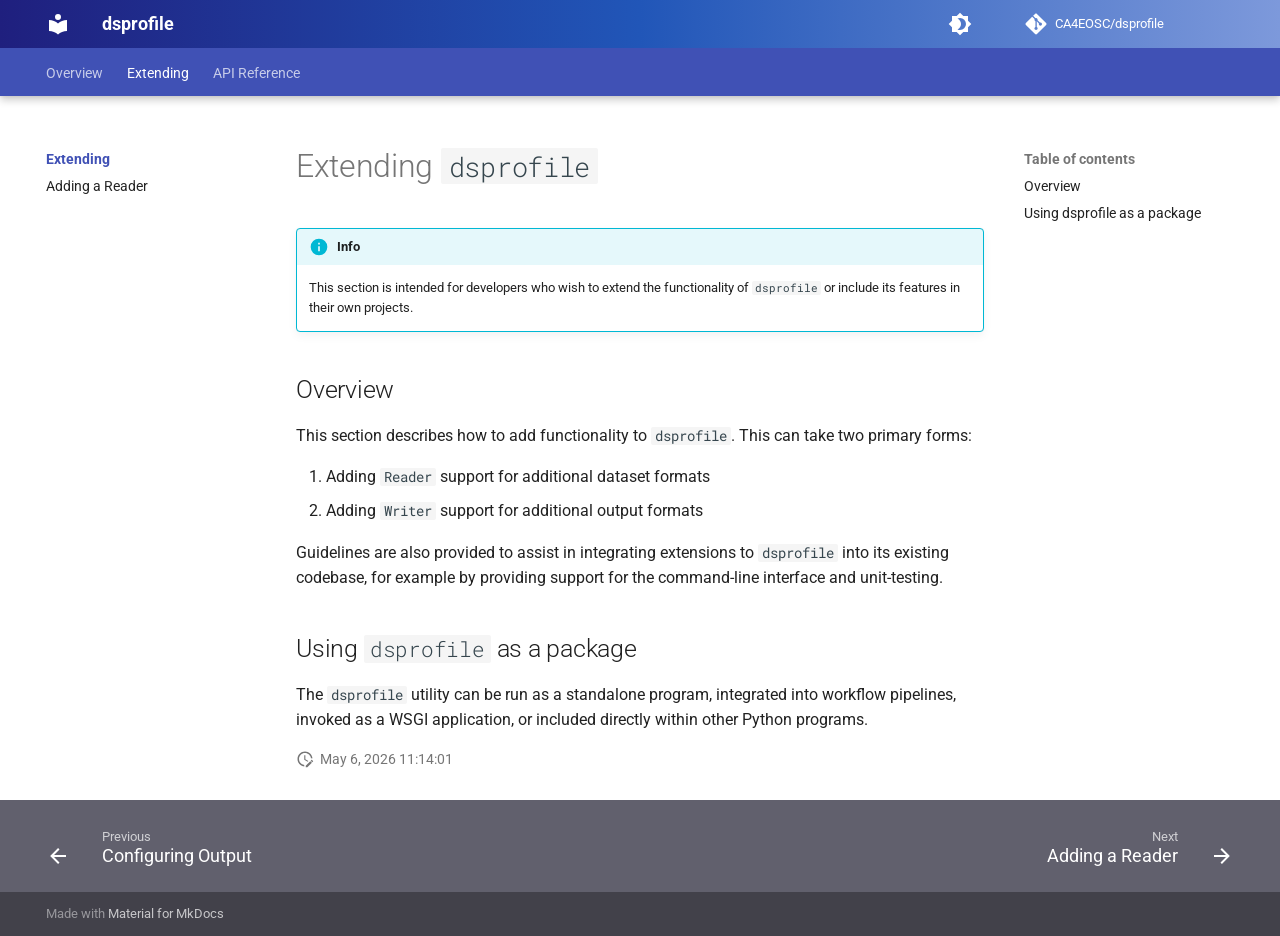
<file: extending/index.html>
<!doctype html>
<html lang="en" class="no-js">
  <head>
    
      <meta charset="utf-8">
      <meta name="viewport" content="width=device-width,initial-scale=1">
      
      
      
      
        <link rel="prev" href="../examples/output-config/">
      
      
        <link rel="next" href="reader/">
      
      
        
      
      
      <link rel="icon" href="../assets/images/favicon.png">
      <meta name="generator" content="mkdocs-1.6.1, mkdocs-material-9.7.6">
    
    
      
        <title>Extending dsprofile - dsprofile</title>
      
    
    
      <link rel="stylesheet" href="../assets/stylesheets/main.484c7ddc.min.css">
      
        
        <link rel="stylesheet" href="../assets/stylesheets/palette.ab4e12ef.min.css">
      
      


    
    
      
    
    
      
        
        
        <link rel="preconnect" href="https://fonts.gstatic.com" crossorigin>
        <link rel="stylesheet" href="https://fonts.googleapis.com/css?family=Roboto:300,300i,400,400i,700,700i%7CRoboto+Mono:400,400i,700,700i&display=fallback">
        <style>:root{--md-text-font:"Roboto";--md-code-font:"Roboto Mono"}</style>
      
    
    
      <link rel="stylesheet" href="../assets/_mkdocstrings.css">
    
      <link rel="stylesheet" href="../stylesheets/extra.css">
    
    <script>__md_scope=new URL("..",location),__md_hash=e=>[...e].reduce(((e,_)=>(e<<5)-e+_.charCodeAt(0)),0),__md_get=(e,_=localStorage,t=__md_scope)=>JSON.parse(_.getItem(t.pathname+"."+e)),__md_set=(e,_,t=localStorage,a=__md_scope)=>{try{t.setItem(a.pathname+"."+e,JSON.stringify(_))}catch(e){}}</script>
    
      

    
    
  </head>
  
  
    
    
      
    
    
    
    
    <body dir="ltr" data-md-color-scheme="default" data-md-color-primary="indigo" data-md-color-accent="amber">
  
    
    <input class="md-toggle" data-md-toggle="drawer" type="checkbox" id="__drawer" autocomplete="off">
    <input class="md-toggle" data-md-toggle="search" type="checkbox" id="__search" autocomplete="off">
    <label class="md-overlay" for="__drawer"></label>
    <div data-md-component="skip">
      
        
        <a href="#extending-dsprofile" class="md-skip">
          Skip to content
        </a>
      
    </div>
    <div data-md-component="announce">
      
    </div>
    
    
      

  

<header class="md-header md-header--shadow md-header--lifted" data-md-component="header">
  <nav class="md-header__inner md-grid" aria-label="Header">
    <a href=".." title="dsprofile" class="md-header__button md-logo" aria-label="dsprofile" data-md-component="logo">
      
  
  <svg xmlns="http://www.w3.org/2000/svg" viewBox="0 0 24 24"><path d="M12 8a3 3 0 0 0 3-3 3 3 0 0 0-3-3 3 3 0 0 0-3 3 3 3 0 0 0 3 3m0 3.54C9.64 9.35 6.5 8 3 8v11c3.5 0 6.64 1.35 9 3.54 2.36-2.19 5.5-3.54 9-3.54V8c-3.5 0-6.64 1.35-9 3.54"/></svg>

    </a>
    <label class="md-header__button md-icon" for="__drawer">
      
      <svg xmlns="http://www.w3.org/2000/svg" viewBox="0 0 24 24"><path d="M3 6h18v2H3zm0 5h18v2H3zm0 5h18v2H3z"/></svg>
    </label>
    <div class="md-header__title" data-md-component="header-title">
      <div class="md-header__ellipsis">
        <div class="md-header__topic">
          <span class="md-ellipsis">
            dsprofile
          </span>
        </div>
        <div class="md-header__topic" data-md-component="header-topic">
          <span class="md-ellipsis">
            
              Extending dsprofile
            
          </span>
        </div>
      </div>
    </div>
    
      
        <form class="md-header__option" data-md-component="palette">
  
    
    
    
    <input class="md-option" data-md-color-media="" data-md-color-scheme="default" data-md-color-primary="indigo" data-md-color-accent="amber"  aria-label="Switch to dark mode"  type="radio" name="__palette" id="__palette_0">
    
      <label class="md-header__button md-icon" title="Switch to dark mode" for="__palette_1" hidden>
        <svg xmlns="http://www.w3.org/2000/svg" viewBox="0 0 24 24"><path d="M12 18c-.89 0-1.74-.2-2.5-.55C11.56 16.5 13 14.42 13 12s-1.44-4.5-3.5-5.45C10.26 6.2 11.11 6 12 6a6 6 0 0 1 6 6 6 6 0 0 1-6 6m8-9.31V4h-4.69L12 .69 8.69 4H4v4.69L.69 12 4 15.31V20h4.69L12 23.31 15.31 20H20v-4.69L23.31 12z"/></svg>
      </label>
    
  
    
    
    
    <input class="md-option" data-md-color-media="" data-md-color-scheme="slate" data-md-color-primary="indigo" data-md-color-accent="amber"  aria-label="Switch to light mode"  type="radio" name="__palette" id="__palette_1">
    
      <label class="md-header__button md-icon" title="Switch to light mode" for="__palette_0" hidden>
        <svg xmlns="http://www.w3.org/2000/svg" viewBox="0 0 24 24"><path d="M12 8a4 4 0 0 0-4 4 4 4 0 0 0 4 4 4 4 0 0 0 4-4 4 4 0 0 0-4-4m0 10a6 6 0 0 1-6-6 6 6 0 0 1 6-6 6 6 0 0 1 6 6 6 6 0 0 1-6 6m8-9.31V4h-4.69L12 .69 8.69 4H4v4.69L.69 12 4 15.31V20h4.69L12 23.31 15.31 20H20v-4.69L23.31 12z"/></svg>
      </label>
    
  
</form>
      
    
    
      <script>var palette=__md_get("__palette");if(palette&&palette.color){if("(prefers-color-scheme)"===palette.color.media){var media=matchMedia("(prefers-color-scheme: light)"),input=document.querySelector(media.matches?"[data-md-color-media='(prefers-color-scheme: light)']":"[data-md-color-media='(prefers-color-scheme: dark)']");palette.color.media=input.getAttribute("data-md-color-media"),palette.color.scheme=input.getAttribute("data-md-color-scheme"),palette.color.primary=input.getAttribute("data-md-color-primary"),palette.color.accent=input.getAttribute("data-md-color-accent")}for(var[key,value]of Object.entries(palette.color))document.body.setAttribute("data-md-color-"+key,value)}</script>
    
    
    
    
      <div class="md-header__source">
        <a href="https://github.com/CA4EOSC/dsprofile" title="Go to repository" class="md-source" data-md-component="source">
  <div class="md-source__icon md-icon">
    
    <svg xmlns="http://www.w3.org/2000/svg" viewBox="0 0 448 512"><!--! Font Awesome Free 7.1.0 by @fontawesome - https://fontawesome.com License - https://fontawesome.com/license/free (Icons: CC BY 4.0, Fonts: SIL OFL 1.1, Code: MIT License) Copyright 2025 Fonticons, Inc.--><path d="M439.6 236.1 244 40.5c-5.4-5.5-12.8-8.5-20.4-8.5s-15 3-20.4 8.4L162.5 81l51.5 51.5c27.1-9.1 52.7 16.8 43.4 43.7l49.7 49.7c34.2-11.8 61.2 31 35.5 56.7-26.5 26.5-70.2-2.9-56-37.3L240.3 199v121.9c25.3 12.5 22.3 41.8 9.1 55-6.4 6.4-15.2 10.1-24.3 10.1s-17.8-3.6-24.3-10.1c-17.6-17.6-11.1-46.9 11.2-56v-123c-20.8-8.5-24.6-30.7-18.6-45L142.6 101 8.5 235.1C3 240.6 0 247.9 0 255.5s3 15 8.5 20.4l195.6 195.7c5.4 5.4 12.7 8.4 20.4 8.4s15-3 20.4-8.4l194.7-194.7c5.4-5.4 8.4-12.8 8.4-20.4s-3-15-8.4-20.4"/></svg>
  </div>
  <div class="md-source__repository">
    CA4EOSC/dsprofile
  </div>
</a>
      </div>
    
  </nav>
  
    
      
<nav class="md-tabs" aria-label="Tabs" data-md-component="tabs">
  <div class="md-grid">
    <ul class="md-tabs__list">
      
        
  
  
  
  
    
    
      <li class="md-tabs__item">
        <a href=".." class="md-tabs__link">
          
  
  
    
  
  Overview

        </a>
      </li>
    
  

      
        
  
  
  
    
  
  
    
    
      <li class="md-tabs__item md-tabs__item--active">
        <a href="./" class="md-tabs__link">
          
  
  
    
  
  Extending

        </a>
      </li>
    
  

      
        
  
  
  
  
    
    
      <li class="md-tabs__item">
        <a href="../reference/" class="md-tabs__link">
          
  
  
    
  
  API Reference

        </a>
      </li>
    
  

      
    </ul>
  </div>
</nav>
    
  
</header>
    
    <div class="md-container" data-md-component="container">
      
      
        
      
      <main class="md-main" data-md-component="main">
        <div class="md-main__inner md-grid">
          
            
              
              <div class="md-sidebar md-sidebar--primary" data-md-component="sidebar" data-md-type="navigation" >
                <div class="md-sidebar__scrollwrap">
                  <div class="md-sidebar__inner">
                    


  


<nav class="md-nav md-nav--primary md-nav--lifted" aria-label="Navigation" data-md-level="0">
  <label class="md-nav__title" for="__drawer">
    <a href=".." title="dsprofile" class="md-nav__button md-logo" aria-label="dsprofile" data-md-component="logo">
      
  
  <svg xmlns="http://www.w3.org/2000/svg" viewBox="0 0 24 24"><path d="M12 8a3 3 0 0 0 3-3 3 3 0 0 0-3-3 3 3 0 0 0-3 3 3 3 0 0 0 3 3m0 3.54C9.64 9.35 6.5 8 3 8v11c3.5 0 6.64 1.35 9 3.54 2.36-2.19 5.5-3.54 9-3.54V8c-3.5 0-6.64 1.35-9 3.54"/></svg>

    </a>
    dsprofile
  </label>
  
    <div class="md-nav__source">
      <a href="https://github.com/CA4EOSC/dsprofile" title="Go to repository" class="md-source" data-md-component="source">
  <div class="md-source__icon md-icon">
    
    <svg xmlns="http://www.w3.org/2000/svg" viewBox="0 0 448 512"><!--! Font Awesome Free 7.1.0 by @fontawesome - https://fontawesome.com License - https://fontawesome.com/license/free (Icons: CC BY 4.0, Fonts: SIL OFL 1.1, Code: MIT License) Copyright 2025 Fonticons, Inc.--><path d="M439.6 236.1 244 40.5c-5.4-5.5-12.8-8.5-20.4-8.5s-15 3-20.4 8.4L162.5 81l51.5 51.5c27.1-9.1 52.7 16.8 43.4 43.7l49.7 49.7c34.2-11.8 61.2 31 35.5 56.7-26.5 26.5-70.2-2.9-56-37.3L240.3 199v121.9c25.3 12.5 22.3 41.8 9.1 55-6.4 6.4-15.2 10.1-24.3 10.1s-17.8-3.6-24.3-10.1c-17.6-17.6-11.1-46.9 11.2-56v-123c-20.8-8.5-24.6-30.7-18.6-45L142.6 101 8.5 235.1C3 240.6 0 247.9 0 255.5s3 15 8.5 20.4l195.6 195.7c5.4 5.4 12.7 8.4 20.4 8.4s15-3 20.4-8.4l194.7-194.7c5.4-5.4 8.4-12.8 8.4-20.4s-3-15-8.4-20.4"/></svg>
  </div>
  <div class="md-source__repository">
    CA4EOSC/dsprofile
  </div>
</a>
    </div>
  
  <ul class="md-nav__list" data-md-scrollfix>
    
      
      
  
  
  
  
    
    
      
        
          
        
      
        
      
        
      
        
      
        
      
    
    
    
      
      
    
    
    <li class="md-nav__item md-nav__item--nested">
      
        
        
        <input class="md-nav__toggle md-toggle " type="checkbox" id="__nav_1" >
        
          
          <div class="md-nav__link md-nav__container">
            <a href=".." class="md-nav__link ">
              
  
  
  <span class="md-ellipsis">
    
  
    Overview
  

    
  </span>
  
  

            </a>
            
              
              <label class="md-nav__link " for="__nav_1" id="__nav_1_label" tabindex="0">
                <span class="md-nav__icon md-icon"></span>
              </label>
            
          </div>
        
        <nav class="md-nav" data-md-level="1" aria-labelledby="__nav_1_label" aria-expanded="false">
          <label class="md-nav__title" for="__nav_1">
            <span class="md-nav__icon md-icon"></span>
            
  
    Overview
  

          </label>
          <ul class="md-nav__list" data-md-scrollfix>
            
              
            
              
                
  
  
  
  
    <li class="md-nav__item">
      <a href="../install/" class="md-nav__link">
        
  
  
  <span class="md-ellipsis">
    
  
    Installation
  

    
  </span>
  
  

      </a>
    </li>
  

              
            
              
                
  
  
  
  
    <li class="md-nav__item">
      <a href="../cli/" class="md-nav__link">
        
  
  
  <span class="md-ellipsis">
    
  
    Command-line Reference
  

    
  </span>
  
  

      </a>
    </li>
  

              
            
              
                
  
  
  
  
    <li class="md-nav__item">
      <a href="../context-attributes/" class="md-nav__link">
        
  
  
  <span class="md-ellipsis">
    
  
    Context Attributes
  

    
  </span>
  
  

      </a>
    </li>
  

              
            
              
                
  
  
  
  
    
    
      
        
          
        
      
        
      
        
      
    
    
    
      
      
    
    
    <li class="md-nav__item md-nav__item--nested">
      
        
        
        <input class="md-nav__toggle md-toggle " type="checkbox" id="__nav_1_5" >
        
          
          <div class="md-nav__link md-nav__container">
            <a href="../examples/" class="md-nav__link ">
              
  
  
  <span class="md-ellipsis">
    
  
    Examples
  

    
  </span>
  
  

            </a>
            
              
              <label class="md-nav__link " for="__nav_1_5" id="__nav_1_5_label" tabindex="0">
                <span class="md-nav__icon md-icon"></span>
              </label>
            
          </div>
        
        <nav class="md-nav" data-md-level="2" aria-labelledby="__nav_1_5_label" aria-expanded="false">
          <label class="md-nav__title" for="__nav_1_5">
            <span class="md-nav__icon md-icon"></span>
            
  
    Examples
  

          </label>
          <ul class="md-nav__list" data-md-scrollfix>
            
              
            
              
                
  
  
  
  
    <li class="md-nav__item">
      <a href="../examples/advanced-install/" class="md-nav__link">
        
  
  
  <span class="md-ellipsis">
    
  
    Advanced Installation
  

    
  </span>
  
  

      </a>
    </li>
  

              
            
              
                
  
  
  
  
    <li class="md-nav__item">
      <a href="../examples/output-config/" class="md-nav__link">
        
  
  
  <span class="md-ellipsis">
    
  
    Configuring Output
  

    
  </span>
  
  

      </a>
    </li>
  

              
            
          </ul>
        </nav>
      
    </li>
  

              
            
          </ul>
        </nav>
      
    </li>
  

    
      
      
  
  
    
  
  
  
    
    
      
        
          
        
      
        
      
    
    
    
      
        
        
      
      
    
    
    <li class="md-nav__item md-nav__item--active md-nav__item--section md-nav__item--nested">
      
        
        
        <input class="md-nav__toggle md-toggle " type="checkbox" id="__nav_2" checked>
        
          
          <div class="md-nav__link md-nav__container">
            <a href="./" class="md-nav__link md-nav__link--active">
              
  
  
  <span class="md-ellipsis">
    
  
    Extending
  

    
  </span>
  
  

            </a>
            
              
              <label class="md-nav__link md-nav__link--active" for="__nav_2" id="__nav_2_label" tabindex="">
                <span class="md-nav__icon md-icon"></span>
              </label>
            
          </div>
        
        <nav class="md-nav" data-md-level="1" aria-labelledby="__nav_2_label" aria-expanded="true">
          <label class="md-nav__title" for="__nav_2">
            <span class="md-nav__icon md-icon"></span>
            
  
    Extending
  

          </label>
          <ul class="md-nav__list" data-md-scrollfix>
            
              
            
              
                
  
  
  
  
    <li class="md-nav__item">
      <a href="reader/" class="md-nav__link">
        
  
  
  <span class="md-ellipsis">
    
  
    Adding a Reader
  

    
  </span>
  
  

      </a>
    </li>
  

              
            
          </ul>
        </nav>
      
    </li>
  

    
      
      
  
  
  
  
    
    
      
        
          
        
      
        
      
        
      
    
    
    
      
      
    
    
    <li class="md-nav__item md-nav__item--nested">
      
        
        
        <input class="md-nav__toggle md-toggle " type="checkbox" id="__nav_3" >
        
          
          <div class="md-nav__link md-nav__container">
            <a href="../reference/" class="md-nav__link ">
              
  
  
  <span class="md-ellipsis">
    
  
    API Reference
  

    
  </span>
  
  

            </a>
            
              
              <label class="md-nav__link " for="__nav_3" id="__nav_3_label" tabindex="0">
                <span class="md-nav__icon md-icon"></span>
              </label>
            
          </div>
        
        <nav class="md-nav" data-md-level="1" aria-labelledby="__nav_3_label" aria-expanded="false">
          <label class="md-nav__title" for="__nav_3">
            <span class="md-nav__icon md-icon"></span>
            
  
    API Reference
  

          </label>
          <ul class="md-nav__list" data-md-scrollfix>
            
              
            
              
                
  
  
  
  
    <li class="md-nav__item">
      <a href="../reference/reader/" class="md-nav__link">
        
  
  
  <span class="md-ellipsis">
    
  
    The Reader class
  

    
  </span>
  
  

      </a>
    </li>
  

              
            
              
                
  
  
  
  
    <li class="md-nav__item">
      <a href="../reference/utils/" class="md-nav__link">
        
  
  
  <span class="md-ellipsis">
    
  
    Utilities
  

    
  </span>
  
  

      </a>
    </li>
  

              
            
          </ul>
        </nav>
      
    </li>
  

    
  </ul>
</nav>
                  </div>
                </div>
              </div>
            
            
              
              <div class="md-sidebar md-sidebar--secondary" data-md-component="sidebar" data-md-type="toc" >
                <div class="md-sidebar__scrollwrap">
                  <div class="md-sidebar__inner">
                    

<nav class="md-nav md-nav--secondary" aria-label="Table of contents">
  
  
  
    
  
  
    <label class="md-nav__title" for="__toc">
      <span class="md-nav__icon md-icon"></span>
      Table of contents
    </label>
    <ul class="md-nav__list" data-md-component="toc" data-md-scrollfix>
      
        <li class="md-nav__item">
  <a href="#overview" class="md-nav__link">
    <span class="md-ellipsis">
      
        Overview
      
    </span>
  </a>
  
</li>
      
        <li class="md-nav__item">
  <a href="#using-dsprofile-as-a-package" class="md-nav__link">
    <span class="md-ellipsis">
      
        Using dsprofile as a package
      
    </span>
  </a>
  
</li>
      
    </ul>
  
</nav>
                  </div>
                </div>
              </div>
            
          
          
            <div class="md-content" data-md-component="content">
              
              <article class="md-content__inner md-typeset">
                
                  


  
  


<h1 id="extending-dsprofile">Extending <code>dsprofile</code></h1>
<div class="admonition info developer-oriented guide">
<p class="admonition-title">Info</p>
<p>This section is intended for developers who wish to extend
the functionality of <code>dsprofile</code> or include its features
in their own projects.</p>
</div>
<h2 id="overview">Overview</h2>
<p>This section describes how to add functionality to <code>dsprofile</code>. This can
take two primary forms:</p>
<ol>
<li>Adding <code>Reader</code> support for additional dataset formats</li>
<li>Adding <code>Writer</code> support for additional output formats</li>
</ol>
<p>Guidelines are also provided to assist in integrating extensions to
<code>dsprofile</code> into its existing codebase, for example by providing
support for the command-line interface and unit-testing.</p>
<h2 id="using-dsprofile-as-a-package">Using <code>dsprofile</code> as a package</h2>
<p>The <code>dsprofile</code> utility can be run as a standalone program, integrated
into workflow pipelines, invoked as a WSGI application, or included
directly within other Python programs.</p>







  
    
  
  


  <aside class="md-source-file">
    
      
  <span class="md-source-file__fact">
    <span class="md-icon" title="Last update">
      <svg xmlns="http://www.w3.org/2000/svg" viewBox="0 0 24 24"><path d="M21 13.1c-.1 0-.3.1-.4.2l-1 1 2.1 2.1 1-1c.2-.2.2-.6 0-.8l-1.3-1.3c-.1-.1-.2-.2-.4-.2m-1.9 1.8-6.1 6V23h2.1l6.1-6.1zM12.5 7v5.2l4 2.4-1 1L11 13V7zM11 21.9c-5.1-.5-9-4.8-9-9.9C2 6.5 6.5 2 12 2c5.3 0 9.6 4.1 10 9.3-.3-.1-.6-.2-1-.2s-.7.1-1 .2C19.6 7.2 16.2 4 12 4c-4.4 0-8 3.6-8 8 0 4.1 3.1 7.5 7.1 7.9l-.1.2z"/></svg>
    </span>
    <span class="git-revision-date-localized-plugin git-revision-date-localized-plugin-datetime" title="May 6, 2026 11:14:01 UTC">May 6, 2026 11:14:01</span>
  </span>

    
    
    
    
  </aside>





                
              </article>
            </div>
          
          
<script>var target=document.getElementById(location.hash.slice(1));target&&target.name&&(target.checked=target.name.startsWith("__tabbed_"))</script>
        </div>
        
          <button type="button" class="md-top md-icon" data-md-component="top" hidden>
  
  <svg xmlns="http://www.w3.org/2000/svg" viewBox="0 0 24 24"><path d="M13 20h-2V8l-5.5 5.5-1.42-1.42L12 4.16l7.92 7.92-1.42 1.42L13 8z"/></svg>
  Back to top
</button>
        
      </main>
      
        <footer class="md-footer">
  
    
      
      <nav class="md-footer__inner md-grid" aria-label="Footer" >
        
          
          <a href="../examples/output-config/" class="md-footer__link md-footer__link--prev" aria-label="Previous: Configuring Output">
            <div class="md-footer__button md-icon">
              
              <svg xmlns="http://www.w3.org/2000/svg" viewBox="0 0 24 24"><path d="M20 11v2H8l5.5 5.5-1.42 1.42L4.16 12l7.92-7.92L13.5 5.5 8 11z"/></svg>
            </div>
            <div class="md-footer__title">
              <span class="md-footer__direction">
                Previous
              </span>
              <div class="md-ellipsis">
                Configuring Output
              </div>
            </div>
          </a>
        
        
          
          <a href="reader/" class="md-footer__link md-footer__link--next" aria-label="Next: Adding a Reader">
            <div class="md-footer__title">
              <span class="md-footer__direction">
                Next
              </span>
              <div class="md-ellipsis">
                Adding a Reader
              </div>
            </div>
            <div class="md-footer__button md-icon">
              
              <svg xmlns="http://www.w3.org/2000/svg" viewBox="0 0 24 24"><path d="M4 11v2h12l-5.5 5.5 1.42 1.42L19.84 12l-7.92-7.92L10.5 5.5 16 11z"/></svg>
            </div>
          </a>
        
      </nav>
    
  
  <div class="md-footer-meta md-typeset">
    <div class="md-footer-meta__inner md-grid">
      <div class="md-copyright">
  
  
    Made with
    <a href="https://squidfunk.github.io/mkdocs-material/" target="_blank" rel="noopener">
      Material for MkDocs
    </a>
  
</div>
      
    </div>
  </div>
</footer>
      
    </div>
    <div class="md-dialog" data-md-component="dialog">
      <div class="md-dialog__inner md-typeset"></div>
    </div>
    
    
    
      
      
      <script id="__config" type="application/json">{"annotate": null, "base": "..", "features": ["navigation.indices", "navigation.indexes", "navigation.footer", "navigation.top", "navigation.tabs", "navigation.tabs.sticky", "navigation.tracking"], "search": "../assets/javascripts/workers/search.2c215733.min.js", "tags": null, "translations": {"clipboard.copied": "Copied to clipboard", "clipboard.copy": "Copy to clipboard", "search.result.more.one": "1 more on this page", "search.result.more.other": "# more on this page", "search.result.none": "No matching documents", "search.result.one": "1 matching document", "search.result.other": "# matching documents", "search.result.placeholder": "Type to start searching", "search.result.term.missing": "Missing", "select.version": "Select version"}, "version": null}</script>
    
    
      <script src="../assets/javascripts/bundle.79ae519e.min.js"></script>
      
    
  </body>
</html>
</file>
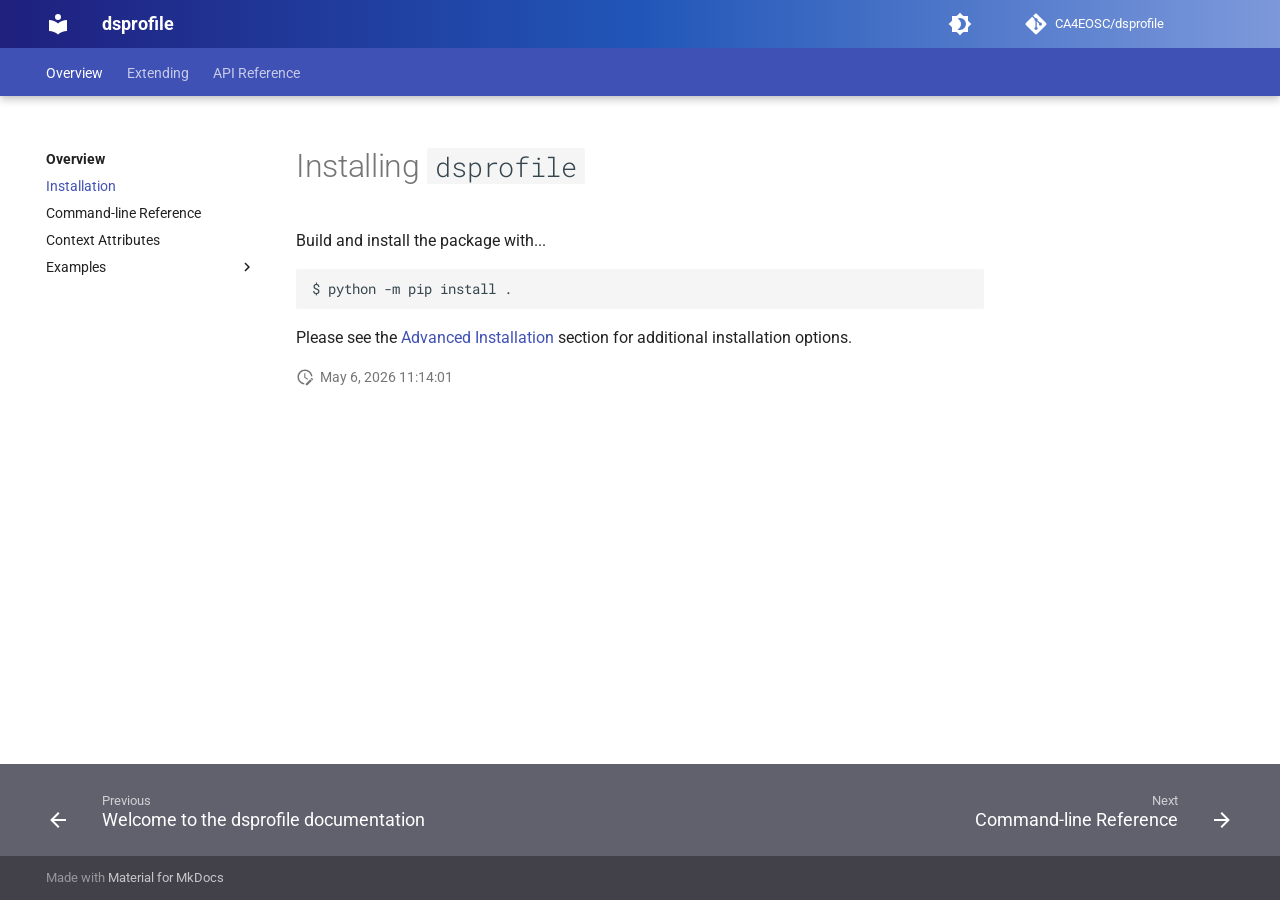
<file: install/index.html>
<!doctype html>
<html lang="en" class="no-js">
  <head>
    
      <meta charset="utf-8">
      <meta name="viewport" content="width=device-width,initial-scale=1">
      
      
      
      
        <link rel="prev" href="..">
      
      
        <link rel="next" href="../cli/">
      
      
        
      
      
      <link rel="icon" href="../assets/images/favicon.png">
      <meta name="generator" content="mkdocs-1.6.1, mkdocs-material-9.7.6">
    
    
      
        <title>Installation - dsprofile</title>
      
    
    
      <link rel="stylesheet" href="../assets/stylesheets/main.484c7ddc.min.css">
      
        
        <link rel="stylesheet" href="../assets/stylesheets/palette.ab4e12ef.min.css">
      
      


    
    
      
    
    
      
        
        
        <link rel="preconnect" href="https://fonts.gstatic.com" crossorigin>
        <link rel="stylesheet" href="https://fonts.googleapis.com/css?family=Roboto:300,300i,400,400i,700,700i%7CRoboto+Mono:400,400i,700,700i&display=fallback">
        <style>:root{--md-text-font:"Roboto";--md-code-font:"Roboto Mono"}</style>
      
    
    
      <link rel="stylesheet" href="../assets/_mkdocstrings.css">
    
      <link rel="stylesheet" href="../stylesheets/extra.css">
    
    <script>__md_scope=new URL("..",location),__md_hash=e=>[...e].reduce(((e,_)=>(e<<5)-e+_.charCodeAt(0)),0),__md_get=(e,_=localStorage,t=__md_scope)=>JSON.parse(_.getItem(t.pathname+"."+e)),__md_set=(e,_,t=localStorage,a=__md_scope)=>{try{t.setItem(a.pathname+"."+e,JSON.stringify(_))}catch(e){}}</script>
    
      

    
    
  </head>
  
  
    
    
      
    
    
    
    
    <body dir="ltr" data-md-color-scheme="default" data-md-color-primary="indigo" data-md-color-accent="amber">
  
    
    <input class="md-toggle" data-md-toggle="drawer" type="checkbox" id="__drawer" autocomplete="off">
    <input class="md-toggle" data-md-toggle="search" type="checkbox" id="__search" autocomplete="off">
    <label class="md-overlay" for="__drawer"></label>
    <div data-md-component="skip">
      
        
        <a href="#installing-dsprofile" class="md-skip">
          Skip to content
        </a>
      
    </div>
    <div data-md-component="announce">
      
    </div>
    
    
      

  

<header class="md-header md-header--shadow md-header--lifted" data-md-component="header">
  <nav class="md-header__inner md-grid" aria-label="Header">
    <a href=".." title="dsprofile" class="md-header__button md-logo" aria-label="dsprofile" data-md-component="logo">
      
  
  <svg xmlns="http://www.w3.org/2000/svg" viewBox="0 0 24 24"><path d="M12 8a3 3 0 0 0 3-3 3 3 0 0 0-3-3 3 3 0 0 0-3 3 3 3 0 0 0 3 3m0 3.54C9.64 9.35 6.5 8 3 8v11c3.5 0 6.64 1.35 9 3.54 2.36-2.19 5.5-3.54 9-3.54V8c-3.5 0-6.64 1.35-9 3.54"/></svg>

    </a>
    <label class="md-header__button md-icon" for="__drawer">
      
      <svg xmlns="http://www.w3.org/2000/svg" viewBox="0 0 24 24"><path d="M3 6h18v2H3zm0 5h18v2H3zm0 5h18v2H3z"/></svg>
    </label>
    <div class="md-header__title" data-md-component="header-title">
      <div class="md-header__ellipsis">
        <div class="md-header__topic">
          <span class="md-ellipsis">
            dsprofile
          </span>
        </div>
        <div class="md-header__topic" data-md-component="header-topic">
          <span class="md-ellipsis">
            
              Installation
            
          </span>
        </div>
      </div>
    </div>
    
      
        <form class="md-header__option" data-md-component="palette">
  
    
    
    
    <input class="md-option" data-md-color-media="" data-md-color-scheme="default" data-md-color-primary="indigo" data-md-color-accent="amber"  aria-label="Switch to dark mode"  type="radio" name="__palette" id="__palette_0">
    
      <label class="md-header__button md-icon" title="Switch to dark mode" for="__palette_1" hidden>
        <svg xmlns="http://www.w3.org/2000/svg" viewBox="0 0 24 24"><path d="M12 18c-.89 0-1.74-.2-2.5-.55C11.56 16.5 13 14.42 13 12s-1.44-4.5-3.5-5.45C10.26 6.2 11.11 6 12 6a6 6 0 0 1 6 6 6 6 0 0 1-6 6m8-9.31V4h-4.69L12 .69 8.69 4H4v4.69L.69 12 4 15.31V20h4.69L12 23.31 15.31 20H20v-4.69L23.31 12z"/></svg>
      </label>
    
  
    
    
    
    <input class="md-option" data-md-color-media="" data-md-color-scheme="slate" data-md-color-primary="indigo" data-md-color-accent="amber"  aria-label="Switch to light mode"  type="radio" name="__palette" id="__palette_1">
    
      <label class="md-header__button md-icon" title="Switch to light mode" for="__palette_0" hidden>
        <svg xmlns="http://www.w3.org/2000/svg" viewBox="0 0 24 24"><path d="M12 8a4 4 0 0 0-4 4 4 4 0 0 0 4 4 4 4 0 0 0 4-4 4 4 0 0 0-4-4m0 10a6 6 0 0 1-6-6 6 6 0 0 1 6-6 6 6 0 0 1 6 6 6 6 0 0 1-6 6m8-9.31V4h-4.69L12 .69 8.69 4H4v4.69L.69 12 4 15.31V20h4.69L12 23.31 15.31 20H20v-4.69L23.31 12z"/></svg>
      </label>
    
  
</form>
      
    
    
      <script>var palette=__md_get("__palette");if(palette&&palette.color){if("(prefers-color-scheme)"===palette.color.media){var media=matchMedia("(prefers-color-scheme: light)"),input=document.querySelector(media.matches?"[data-md-color-media='(prefers-color-scheme: light)']":"[data-md-color-media='(prefers-color-scheme: dark)']");palette.color.media=input.getAttribute("data-md-color-media"),palette.color.scheme=input.getAttribute("data-md-color-scheme"),palette.color.primary=input.getAttribute("data-md-color-primary"),palette.color.accent=input.getAttribute("data-md-color-accent")}for(var[key,value]of Object.entries(palette.color))document.body.setAttribute("data-md-color-"+key,value)}</script>
    
    
    
    
      <div class="md-header__source">
        <a href="https://github.com/CA4EOSC/dsprofile" title="Go to repository" class="md-source" data-md-component="source">
  <div class="md-source__icon md-icon">
    
    <svg xmlns="http://www.w3.org/2000/svg" viewBox="0 0 448 512"><!--! Font Awesome Free 7.1.0 by @fontawesome - https://fontawesome.com License - https://fontawesome.com/license/free (Icons: CC BY 4.0, Fonts: SIL OFL 1.1, Code: MIT License) Copyright 2025 Fonticons, Inc.--><path d="M439.6 236.1 244 40.5c-5.4-5.5-12.8-8.5-20.4-8.5s-15 3-20.4 8.4L162.5 81l51.5 51.5c27.1-9.1 52.7 16.8 43.4 43.7l49.7 49.7c34.2-11.8 61.2 31 35.5 56.7-26.5 26.5-70.2-2.9-56-37.3L240.3 199v121.9c25.3 12.5 22.3 41.8 9.1 55-6.4 6.4-15.2 10.1-24.3 10.1s-17.8-3.6-24.3-10.1c-17.6-17.6-11.1-46.9 11.2-56v-123c-20.8-8.5-24.6-30.7-18.6-45L142.6 101 8.5 235.1C3 240.6 0 247.9 0 255.5s3 15 8.5 20.4l195.6 195.7c5.4 5.4 12.7 8.4 20.4 8.4s15-3 20.4-8.4l194.7-194.7c5.4-5.4 8.4-12.8 8.4-20.4s-3-15-8.4-20.4"/></svg>
  </div>
  <div class="md-source__repository">
    CA4EOSC/dsprofile
  </div>
</a>
      </div>
    
  </nav>
  
    
      
<nav class="md-tabs" aria-label="Tabs" data-md-component="tabs">
  <div class="md-grid">
    <ul class="md-tabs__list">
      
        
  
  
  
    
  
  
    
    
      <li class="md-tabs__item md-tabs__item--active">
        <a href=".." class="md-tabs__link">
          
  
  
    
  
  Overview

        </a>
      </li>
    
  

      
        
  
  
  
  
    
    
      <li class="md-tabs__item">
        <a href="../extending/" class="md-tabs__link">
          
  
  
    
  
  Extending

        </a>
      </li>
    
  

      
        
  
  
  
  
    
    
      <li class="md-tabs__item">
        <a href="../reference/" class="md-tabs__link">
          
  
  
    
  
  API Reference

        </a>
      </li>
    
  

      
    </ul>
  </div>
</nav>
    
  
</header>
    
    <div class="md-container" data-md-component="container">
      
      
        
      
      <main class="md-main" data-md-component="main">
        <div class="md-main__inner md-grid">
          
            
              
              <div class="md-sidebar md-sidebar--primary" data-md-component="sidebar" data-md-type="navigation" >
                <div class="md-sidebar__scrollwrap">
                  <div class="md-sidebar__inner">
                    


  


<nav class="md-nav md-nav--primary md-nav--lifted" aria-label="Navigation" data-md-level="0">
  <label class="md-nav__title" for="__drawer">
    <a href=".." title="dsprofile" class="md-nav__button md-logo" aria-label="dsprofile" data-md-component="logo">
      
  
  <svg xmlns="http://www.w3.org/2000/svg" viewBox="0 0 24 24"><path d="M12 8a3 3 0 0 0 3-3 3 3 0 0 0-3-3 3 3 0 0 0-3 3 3 3 0 0 0 3 3m0 3.54C9.64 9.35 6.5 8 3 8v11c3.5 0 6.64 1.35 9 3.54 2.36-2.19 5.5-3.54 9-3.54V8c-3.5 0-6.64 1.35-9 3.54"/></svg>

    </a>
    dsprofile
  </label>
  
    <div class="md-nav__source">
      <a href="https://github.com/CA4EOSC/dsprofile" title="Go to repository" class="md-source" data-md-component="source">
  <div class="md-source__icon md-icon">
    
    <svg xmlns="http://www.w3.org/2000/svg" viewBox="0 0 448 512"><!--! Font Awesome Free 7.1.0 by @fontawesome - https://fontawesome.com License - https://fontawesome.com/license/free (Icons: CC BY 4.0, Fonts: SIL OFL 1.1, Code: MIT License) Copyright 2025 Fonticons, Inc.--><path d="M439.6 236.1 244 40.5c-5.4-5.5-12.8-8.5-20.4-8.5s-15 3-20.4 8.4L162.5 81l51.5 51.5c27.1-9.1 52.7 16.8 43.4 43.7l49.7 49.7c34.2-11.8 61.2 31 35.5 56.7-26.5 26.5-70.2-2.9-56-37.3L240.3 199v121.9c25.3 12.5 22.3 41.8 9.1 55-6.4 6.4-15.2 10.1-24.3 10.1s-17.8-3.6-24.3-10.1c-17.6-17.6-11.1-46.9 11.2-56v-123c-20.8-8.5-24.6-30.7-18.6-45L142.6 101 8.5 235.1C3 240.6 0 247.9 0 255.5s3 15 8.5 20.4l195.6 195.7c5.4 5.4 12.7 8.4 20.4 8.4s15-3 20.4-8.4l194.7-194.7c5.4-5.4 8.4-12.8 8.4-20.4s-3-15-8.4-20.4"/></svg>
  </div>
  <div class="md-source__repository">
    CA4EOSC/dsprofile
  </div>
</a>
    </div>
  
  <ul class="md-nav__list" data-md-scrollfix>
    
      
      
  
  
    
  
  
  
    
    
      
        
          
        
      
        
      
        
      
        
      
        
      
    
    
    
      
        
        
      
      
    
    
    <li class="md-nav__item md-nav__item--active md-nav__item--section md-nav__item--nested">
      
        
        
        <input class="md-nav__toggle md-toggle " type="checkbox" id="__nav_1" checked>
        
          
          <div class="md-nav__link md-nav__container">
            <a href=".." class="md-nav__link ">
              
  
  
  <span class="md-ellipsis">
    
  
    Overview
  

    
  </span>
  
  

            </a>
            
              
              <label class="md-nav__link " for="__nav_1" id="__nav_1_label" tabindex="">
                <span class="md-nav__icon md-icon"></span>
              </label>
            
          </div>
        
        <nav class="md-nav" data-md-level="1" aria-labelledby="__nav_1_label" aria-expanded="true">
          <label class="md-nav__title" for="__nav_1">
            <span class="md-nav__icon md-icon"></span>
            
  
    Overview
  

          </label>
          <ul class="md-nav__list" data-md-scrollfix>
            
              
            
              
                
  
  
    
  
  
  
    <li class="md-nav__item md-nav__item--active">
      
      <input class="md-nav__toggle md-toggle" type="checkbox" id="__toc">
      
      
        
      
      
      <a href="./" class="md-nav__link md-nav__link--active">
        
  
  
  <span class="md-ellipsis">
    
  
    Installation
  

    
  </span>
  
  

      </a>
      
    </li>
  

              
            
              
                
  
  
  
  
    <li class="md-nav__item">
      <a href="../cli/" class="md-nav__link">
        
  
  
  <span class="md-ellipsis">
    
  
    Command-line Reference
  

    
  </span>
  
  

      </a>
    </li>
  

              
            
              
                
  
  
  
  
    <li class="md-nav__item">
      <a href="../context-attributes/" class="md-nav__link">
        
  
  
  <span class="md-ellipsis">
    
  
    Context Attributes
  

    
  </span>
  
  

      </a>
    </li>
  

              
            
              
                
  
  
  
  
    
    
      
        
          
        
      
        
      
        
      
    
    
    
      
      
    
    
    <li class="md-nav__item md-nav__item--nested">
      
        
        
        <input class="md-nav__toggle md-toggle " type="checkbox" id="__nav_1_5" >
        
          
          <div class="md-nav__link md-nav__container">
            <a href="../examples/" class="md-nav__link ">
              
  
  
  <span class="md-ellipsis">
    
  
    Examples
  

    
  </span>
  
  

            </a>
            
              
              <label class="md-nav__link " for="__nav_1_5" id="__nav_1_5_label" tabindex="0">
                <span class="md-nav__icon md-icon"></span>
              </label>
            
          </div>
        
        <nav class="md-nav" data-md-level="2" aria-labelledby="__nav_1_5_label" aria-expanded="false">
          <label class="md-nav__title" for="__nav_1_5">
            <span class="md-nav__icon md-icon"></span>
            
  
    Examples
  

          </label>
          <ul class="md-nav__list" data-md-scrollfix>
            
              
            
              
                
  
  
  
  
    <li class="md-nav__item">
      <a href="../examples/advanced-install/" class="md-nav__link">
        
  
  
  <span class="md-ellipsis">
    
  
    Advanced Installation
  

    
  </span>
  
  

      </a>
    </li>
  

              
            
              
                
  
  
  
  
    <li class="md-nav__item">
      <a href="../examples/output-config/" class="md-nav__link">
        
  
  
  <span class="md-ellipsis">
    
  
    Configuring Output
  

    
  </span>
  
  

      </a>
    </li>
  

              
            
          </ul>
        </nav>
      
    </li>
  

              
            
          </ul>
        </nav>
      
    </li>
  

    
      
      
  
  
  
  
    
    
      
        
          
        
      
        
      
    
    
    
      
      
    
    
    <li class="md-nav__item md-nav__item--nested">
      
        
        
        <input class="md-nav__toggle md-toggle " type="checkbox" id="__nav_2" >
        
          
          <div class="md-nav__link md-nav__container">
            <a href="../extending/" class="md-nav__link ">
              
  
  
  <span class="md-ellipsis">
    
  
    Extending
  

    
  </span>
  
  

            </a>
            
              
              <label class="md-nav__link " for="__nav_2" id="__nav_2_label" tabindex="0">
                <span class="md-nav__icon md-icon"></span>
              </label>
            
          </div>
        
        <nav class="md-nav" data-md-level="1" aria-labelledby="__nav_2_label" aria-expanded="false">
          <label class="md-nav__title" for="__nav_2">
            <span class="md-nav__icon md-icon"></span>
            
  
    Extending
  

          </label>
          <ul class="md-nav__list" data-md-scrollfix>
            
              
            
              
                
  
  
  
  
    <li class="md-nav__item">
      <a href="../extending/reader/" class="md-nav__link">
        
  
  
  <span class="md-ellipsis">
    
  
    Adding a Reader
  

    
  </span>
  
  

      </a>
    </li>
  

              
            
          </ul>
        </nav>
      
    </li>
  

    
      
      
  
  
  
  
    
    
      
        
          
        
      
        
      
        
      
    
    
    
      
      
    
    
    <li class="md-nav__item md-nav__item--nested">
      
        
        
        <input class="md-nav__toggle md-toggle " type="checkbox" id="__nav_3" >
        
          
          <div class="md-nav__link md-nav__container">
            <a href="../reference/" class="md-nav__link ">
              
  
  
  <span class="md-ellipsis">
    
  
    API Reference
  

    
  </span>
  
  

            </a>
            
              
              <label class="md-nav__link " for="__nav_3" id="__nav_3_label" tabindex="0">
                <span class="md-nav__icon md-icon"></span>
              </label>
            
          </div>
        
        <nav class="md-nav" data-md-level="1" aria-labelledby="__nav_3_label" aria-expanded="false">
          <label class="md-nav__title" for="__nav_3">
            <span class="md-nav__icon md-icon"></span>
            
  
    API Reference
  

          </label>
          <ul class="md-nav__list" data-md-scrollfix>
            
              
            
              
                
  
  
  
  
    <li class="md-nav__item">
      <a href="../reference/reader/" class="md-nav__link">
        
  
  
  <span class="md-ellipsis">
    
  
    The Reader class
  

    
  </span>
  
  

      </a>
    </li>
  

              
            
              
                
  
  
  
  
    <li class="md-nav__item">
      <a href="../reference/utils/" class="md-nav__link">
        
  
  
  <span class="md-ellipsis">
    
  
    Utilities
  

    
  </span>
  
  

      </a>
    </li>
  

              
            
          </ul>
        </nav>
      
    </li>
  

    
  </ul>
</nav>
                  </div>
                </div>
              </div>
            
            
              
              <div class="md-sidebar md-sidebar--secondary" data-md-component="sidebar" data-md-type="toc" >
                <div class="md-sidebar__scrollwrap">
                  <div class="md-sidebar__inner">
                    

<nav class="md-nav md-nav--secondary" aria-label="Table of contents">
  
  
  
    
  
  
</nav>
                  </div>
                </div>
              </div>
            
          
          
            <div class="md-content" data-md-component="content">
              
              <article class="md-content__inner md-typeset">
                
                  


  
  


<h1 id="installing-dsprofile">Installing <code>dsprofile</code></h1>
<p>Build and install the package with...</p>
<div class="language-bash highlight"><pre><span></span><code><span id="__span-0-1"><a id="__codelineno-0-1" name="__codelineno-0-1" href="#__codelineno-0-1"></a>$<span class="w"> </span>python<span class="w"> </span>-m<span class="w"> </span>pip<span class="w"> </span>install<span class="w"> </span>.
</span></code></pre></div>
<p>Please see the <a href="../examples/advanced-install/">Advanced Installation</a> section
for additional installation options.</p>







  
    
  
  


  <aside class="md-source-file">
    
      
  <span class="md-source-file__fact">
    <span class="md-icon" title="Last update">
      <svg xmlns="http://www.w3.org/2000/svg" viewBox="0 0 24 24"><path d="M21 13.1c-.1 0-.3.1-.4.2l-1 1 2.1 2.1 1-1c.2-.2.2-.6 0-.8l-1.3-1.3c-.1-.1-.2-.2-.4-.2m-1.9 1.8-6.1 6V23h2.1l6.1-6.1zM12.5 7v5.2l4 2.4-1 1L11 13V7zM11 21.9c-5.1-.5-9-4.8-9-9.9C2 6.5 6.5 2 12 2c5.3 0 9.6 4.1 10 9.3-.3-.1-.6-.2-1-.2s-.7.1-1 .2C19.6 7.2 16.2 4 12 4c-4.4 0-8 3.6-8 8 0 4.1 3.1 7.5 7.1 7.9l-.1.2z"/></svg>
    </span>
    <span class="git-revision-date-localized-plugin git-revision-date-localized-plugin-datetime" title="May 6, 2026 11:14:01 UTC">May 6, 2026 11:14:01</span>
  </span>

    
    
    
    
  </aside>





                
              </article>
            </div>
          
          
<script>var target=document.getElementById(location.hash.slice(1));target&&target.name&&(target.checked=target.name.startsWith("__tabbed_"))</script>
        </div>
        
          <button type="button" class="md-top md-icon" data-md-component="top" hidden>
  
  <svg xmlns="http://www.w3.org/2000/svg" viewBox="0 0 24 24"><path d="M13 20h-2V8l-5.5 5.5-1.42-1.42L12 4.16l7.92 7.92-1.42 1.42L13 8z"/></svg>
  Back to top
</button>
        
      </main>
      
        <footer class="md-footer">
  
    
      
      <nav class="md-footer__inner md-grid" aria-label="Footer" >
        
          
          <a href=".." class="md-footer__link md-footer__link--prev" aria-label="Previous: Welcome to the dsprofile documentation">
            <div class="md-footer__button md-icon">
              
              <svg xmlns="http://www.w3.org/2000/svg" viewBox="0 0 24 24"><path d="M20 11v2H8l5.5 5.5-1.42 1.42L4.16 12l7.92-7.92L13.5 5.5 8 11z"/></svg>
            </div>
            <div class="md-footer__title">
              <span class="md-footer__direction">
                Previous
              </span>
              <div class="md-ellipsis">
                Welcome to the dsprofile documentation
              </div>
            </div>
          </a>
        
        
          
          <a href="../cli/" class="md-footer__link md-footer__link--next" aria-label="Next: Command-line Reference">
            <div class="md-footer__title">
              <span class="md-footer__direction">
                Next
              </span>
              <div class="md-ellipsis">
                Command-line Reference
              </div>
            </div>
            <div class="md-footer__button md-icon">
              
              <svg xmlns="http://www.w3.org/2000/svg" viewBox="0 0 24 24"><path d="M4 11v2h12l-5.5 5.5 1.42 1.42L19.84 12l-7.92-7.92L10.5 5.5 16 11z"/></svg>
            </div>
          </a>
        
      </nav>
    
  
  <div class="md-footer-meta md-typeset">
    <div class="md-footer-meta__inner md-grid">
      <div class="md-copyright">
  
  
    Made with
    <a href="https://squidfunk.github.io/mkdocs-material/" target="_blank" rel="noopener">
      Material for MkDocs
    </a>
  
</div>
      
    </div>
  </div>
</footer>
      
    </div>
    <div class="md-dialog" data-md-component="dialog">
      <div class="md-dialog__inner md-typeset"></div>
    </div>
    
    
    
      
      
      <script id="__config" type="application/json">{"annotate": null, "base": "..", "features": ["navigation.indices", "navigation.indexes", "navigation.footer", "navigation.top", "navigation.tabs", "navigation.tabs.sticky", "navigation.tracking"], "search": "../assets/javascripts/workers/search.2c215733.min.js", "tags": null, "translations": {"clipboard.copied": "Copied to clipboard", "clipboard.copy": "Copy to clipboard", "search.result.more.one": "1 more on this page", "search.result.more.other": "# more on this page", "search.result.none": "No matching documents", "search.result.one": "1 matching document", "search.result.other": "# matching documents", "search.result.placeholder": "Type to start searching", "search.result.term.missing": "Missing", "select.version": "Select version"}, "version": null}</script>
    
    
      <script src="../assets/javascripts/bundle.79ae519e.min.js"></script>
      
    
  </body>
</html>
</file>
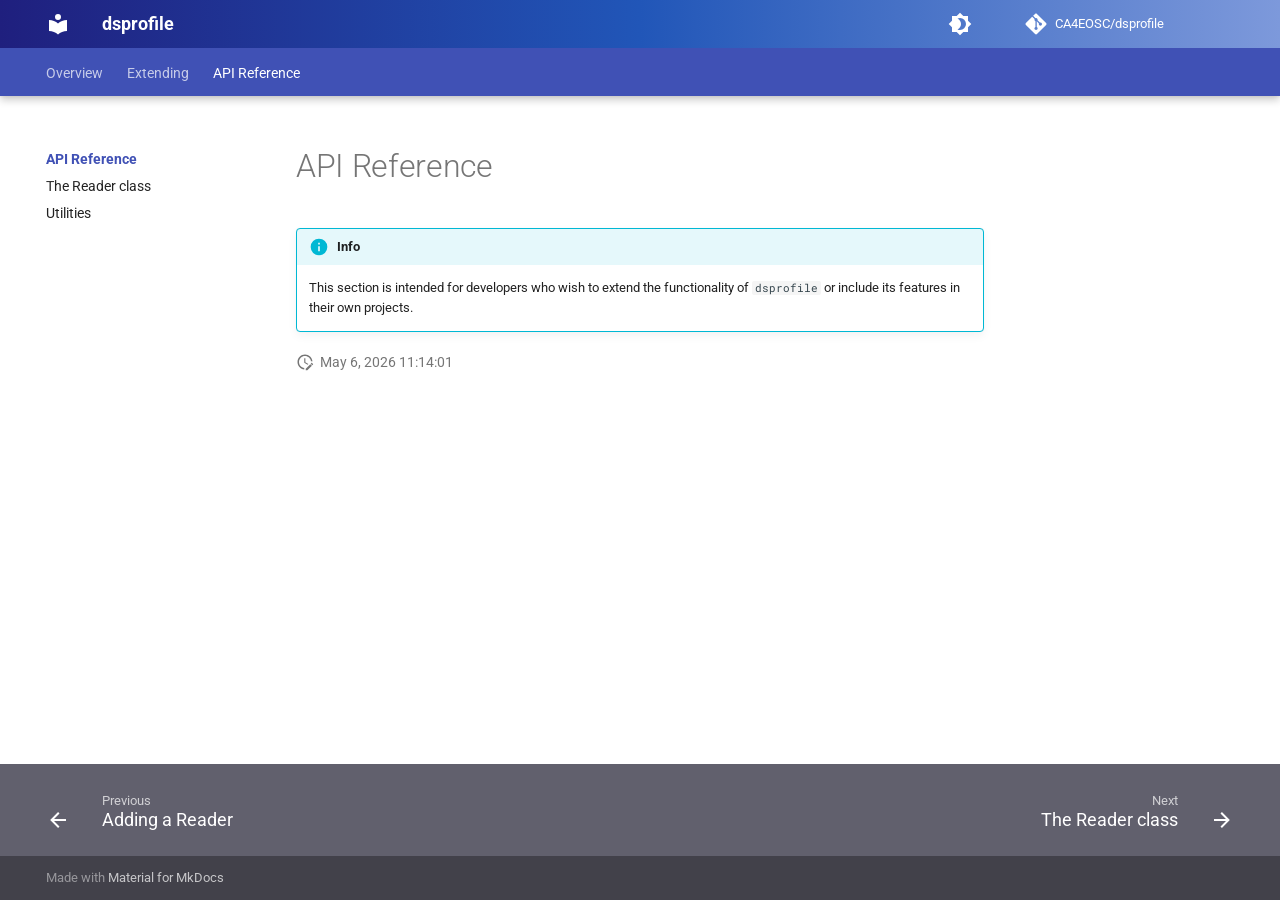
<file: reference/index.html>
<!doctype html>
<html lang="en" class="no-js">
  <head>
    
      <meta charset="utf-8">
      <meta name="viewport" content="width=device-width,initial-scale=1">
      
      
      
      
        <link rel="prev" href="../extending/reader/">
      
      
        <link rel="next" href="reader/">
      
      
        
      
      
      <link rel="icon" href="../assets/images/favicon.png">
      <meta name="generator" content="mkdocs-1.6.1, mkdocs-material-9.7.6">
    
    
      
        <title>API Reference - dsprofile</title>
      
    
    
      <link rel="stylesheet" href="../assets/stylesheets/main.484c7ddc.min.css">
      
        
        <link rel="stylesheet" href="../assets/stylesheets/palette.ab4e12ef.min.css">
      
      


    
    
      
    
    
      
        
        
        <link rel="preconnect" href="https://fonts.gstatic.com" crossorigin>
        <link rel="stylesheet" href="https://fonts.googleapis.com/css?family=Roboto:300,300i,400,400i,700,700i%7CRoboto+Mono:400,400i,700,700i&display=fallback">
        <style>:root{--md-text-font:"Roboto";--md-code-font:"Roboto Mono"}</style>
      
    
    
      <link rel="stylesheet" href="../assets/_mkdocstrings.css">
    
      <link rel="stylesheet" href="../stylesheets/extra.css">
    
    <script>__md_scope=new URL("..",location),__md_hash=e=>[...e].reduce(((e,_)=>(e<<5)-e+_.charCodeAt(0)),0),__md_get=(e,_=localStorage,t=__md_scope)=>JSON.parse(_.getItem(t.pathname+"."+e)),__md_set=(e,_,t=localStorage,a=__md_scope)=>{try{t.setItem(a.pathname+"."+e,JSON.stringify(_))}catch(e){}}</script>
    
      

    
    
  </head>
  
  
    
    
      
    
    
    
    
    <body dir="ltr" data-md-color-scheme="default" data-md-color-primary="indigo" data-md-color-accent="amber">
  
    
    <input class="md-toggle" data-md-toggle="drawer" type="checkbox" id="__drawer" autocomplete="off">
    <input class="md-toggle" data-md-toggle="search" type="checkbox" id="__search" autocomplete="off">
    <label class="md-overlay" for="__drawer"></label>
    <div data-md-component="skip">
      
        
        <a href="#api-reference" class="md-skip">
          Skip to content
        </a>
      
    </div>
    <div data-md-component="announce">
      
    </div>
    
    
      

  

<header class="md-header md-header--shadow md-header--lifted" data-md-component="header">
  <nav class="md-header__inner md-grid" aria-label="Header">
    <a href=".." title="dsprofile" class="md-header__button md-logo" aria-label="dsprofile" data-md-component="logo">
      
  
  <svg xmlns="http://www.w3.org/2000/svg" viewBox="0 0 24 24"><path d="M12 8a3 3 0 0 0 3-3 3 3 0 0 0-3-3 3 3 0 0 0-3 3 3 3 0 0 0 3 3m0 3.54C9.64 9.35 6.5 8 3 8v11c3.5 0 6.64 1.35 9 3.54 2.36-2.19 5.5-3.54 9-3.54V8c-3.5 0-6.64 1.35-9 3.54"/></svg>

    </a>
    <label class="md-header__button md-icon" for="__drawer">
      
      <svg xmlns="http://www.w3.org/2000/svg" viewBox="0 0 24 24"><path d="M3 6h18v2H3zm0 5h18v2H3zm0 5h18v2H3z"/></svg>
    </label>
    <div class="md-header__title" data-md-component="header-title">
      <div class="md-header__ellipsis">
        <div class="md-header__topic">
          <span class="md-ellipsis">
            dsprofile
          </span>
        </div>
        <div class="md-header__topic" data-md-component="header-topic">
          <span class="md-ellipsis">
            
              API Reference
            
          </span>
        </div>
      </div>
    </div>
    
      
        <form class="md-header__option" data-md-component="palette">
  
    
    
    
    <input class="md-option" data-md-color-media="" data-md-color-scheme="default" data-md-color-primary="indigo" data-md-color-accent="amber"  aria-label="Switch to dark mode"  type="radio" name="__palette" id="__palette_0">
    
      <label class="md-header__button md-icon" title="Switch to dark mode" for="__palette_1" hidden>
        <svg xmlns="http://www.w3.org/2000/svg" viewBox="0 0 24 24"><path d="M12 18c-.89 0-1.74-.2-2.5-.55C11.56 16.5 13 14.42 13 12s-1.44-4.5-3.5-5.45C10.26 6.2 11.11 6 12 6a6 6 0 0 1 6 6 6 6 0 0 1-6 6m8-9.31V4h-4.69L12 .69 8.69 4H4v4.69L.69 12 4 15.31V20h4.69L12 23.31 15.31 20H20v-4.69L23.31 12z"/></svg>
      </label>
    
  
    
    
    
    <input class="md-option" data-md-color-media="" data-md-color-scheme="slate" data-md-color-primary="indigo" data-md-color-accent="amber"  aria-label="Switch to light mode"  type="radio" name="__palette" id="__palette_1">
    
      <label class="md-header__button md-icon" title="Switch to light mode" for="__palette_0" hidden>
        <svg xmlns="http://www.w3.org/2000/svg" viewBox="0 0 24 24"><path d="M12 8a4 4 0 0 0-4 4 4 4 0 0 0 4 4 4 4 0 0 0 4-4 4 4 0 0 0-4-4m0 10a6 6 0 0 1-6-6 6 6 0 0 1 6-6 6 6 0 0 1 6 6 6 6 0 0 1-6 6m8-9.31V4h-4.69L12 .69 8.69 4H4v4.69L.69 12 4 15.31V20h4.69L12 23.31 15.31 20H20v-4.69L23.31 12z"/></svg>
      </label>
    
  
</form>
      
    
    
      <script>var palette=__md_get("__palette");if(palette&&palette.color){if("(prefers-color-scheme)"===palette.color.media){var media=matchMedia("(prefers-color-scheme: light)"),input=document.querySelector(media.matches?"[data-md-color-media='(prefers-color-scheme: light)']":"[data-md-color-media='(prefers-color-scheme: dark)']");palette.color.media=input.getAttribute("data-md-color-media"),palette.color.scheme=input.getAttribute("data-md-color-scheme"),palette.color.primary=input.getAttribute("data-md-color-primary"),palette.color.accent=input.getAttribute("data-md-color-accent")}for(var[key,value]of Object.entries(palette.color))document.body.setAttribute("data-md-color-"+key,value)}</script>
    
    
    
    
      <div class="md-header__source">
        <a href="https://github.com/CA4EOSC/dsprofile" title="Go to repository" class="md-source" data-md-component="source">
  <div class="md-source__icon md-icon">
    
    <svg xmlns="http://www.w3.org/2000/svg" viewBox="0 0 448 512"><!--! Font Awesome Free 7.1.0 by @fontawesome - https://fontawesome.com License - https://fontawesome.com/license/free (Icons: CC BY 4.0, Fonts: SIL OFL 1.1, Code: MIT License) Copyright 2025 Fonticons, Inc.--><path d="M439.6 236.1 244 40.5c-5.4-5.5-12.8-8.5-20.4-8.5s-15 3-20.4 8.4L162.5 81l51.5 51.5c27.1-9.1 52.7 16.8 43.4 43.7l49.7 49.7c34.2-11.8 61.2 31 35.5 56.7-26.5 26.5-70.2-2.9-56-37.3L240.3 199v121.9c25.3 12.5 22.3 41.8 9.1 55-6.4 6.4-15.2 10.1-24.3 10.1s-17.8-3.6-24.3-10.1c-17.6-17.6-11.1-46.9 11.2-56v-123c-20.8-8.5-24.6-30.7-18.6-45L142.6 101 8.5 235.1C3 240.6 0 247.9 0 255.5s3 15 8.5 20.4l195.6 195.7c5.4 5.4 12.7 8.4 20.4 8.4s15-3 20.4-8.4l194.7-194.7c5.4-5.4 8.4-12.8 8.4-20.4s-3-15-8.4-20.4"/></svg>
  </div>
  <div class="md-source__repository">
    CA4EOSC/dsprofile
  </div>
</a>
      </div>
    
  </nav>
  
    
      
<nav class="md-tabs" aria-label="Tabs" data-md-component="tabs">
  <div class="md-grid">
    <ul class="md-tabs__list">
      
        
  
  
  
  
    
    
      <li class="md-tabs__item">
        <a href=".." class="md-tabs__link">
          
  
  
    
  
  Overview

        </a>
      </li>
    
  

      
        
  
  
  
  
    
    
      <li class="md-tabs__item">
        <a href="../extending/" class="md-tabs__link">
          
  
  
    
  
  Extending

        </a>
      </li>
    
  

      
        
  
  
  
    
  
  
    
    
      <li class="md-tabs__item md-tabs__item--active">
        <a href="./" class="md-tabs__link">
          
  
  
    
  
  API Reference

        </a>
      </li>
    
  

      
    </ul>
  </div>
</nav>
    
  
</header>
    
    <div class="md-container" data-md-component="container">
      
      
        
      
      <main class="md-main" data-md-component="main">
        <div class="md-main__inner md-grid">
          
            
              
              <div class="md-sidebar md-sidebar--primary" data-md-component="sidebar" data-md-type="navigation" >
                <div class="md-sidebar__scrollwrap">
                  <div class="md-sidebar__inner">
                    


  


<nav class="md-nav md-nav--primary md-nav--lifted" aria-label="Navigation" data-md-level="0">
  <label class="md-nav__title" for="__drawer">
    <a href=".." title="dsprofile" class="md-nav__button md-logo" aria-label="dsprofile" data-md-component="logo">
      
  
  <svg xmlns="http://www.w3.org/2000/svg" viewBox="0 0 24 24"><path d="M12 8a3 3 0 0 0 3-3 3 3 0 0 0-3-3 3 3 0 0 0-3 3 3 3 0 0 0 3 3m0 3.54C9.64 9.35 6.5 8 3 8v11c3.5 0 6.64 1.35 9 3.54 2.36-2.19 5.5-3.54 9-3.54V8c-3.5 0-6.64 1.35-9 3.54"/></svg>

    </a>
    dsprofile
  </label>
  
    <div class="md-nav__source">
      <a href="https://github.com/CA4EOSC/dsprofile" title="Go to repository" class="md-source" data-md-component="source">
  <div class="md-source__icon md-icon">
    
    <svg xmlns="http://www.w3.org/2000/svg" viewBox="0 0 448 512"><!--! Font Awesome Free 7.1.0 by @fontawesome - https://fontawesome.com License - https://fontawesome.com/license/free (Icons: CC BY 4.0, Fonts: SIL OFL 1.1, Code: MIT License) Copyright 2025 Fonticons, Inc.--><path d="M439.6 236.1 244 40.5c-5.4-5.5-12.8-8.5-20.4-8.5s-15 3-20.4 8.4L162.5 81l51.5 51.5c27.1-9.1 52.7 16.8 43.4 43.7l49.7 49.7c34.2-11.8 61.2 31 35.5 56.7-26.5 26.5-70.2-2.9-56-37.3L240.3 199v121.9c25.3 12.5 22.3 41.8 9.1 55-6.4 6.4-15.2 10.1-24.3 10.1s-17.8-3.6-24.3-10.1c-17.6-17.6-11.1-46.9 11.2-56v-123c-20.8-8.5-24.6-30.7-18.6-45L142.6 101 8.5 235.1C3 240.6 0 247.9 0 255.5s3 15 8.5 20.4l195.6 195.7c5.4 5.4 12.7 8.4 20.4 8.4s15-3 20.4-8.4l194.7-194.7c5.4-5.4 8.4-12.8 8.4-20.4s-3-15-8.4-20.4"/></svg>
  </div>
  <div class="md-source__repository">
    CA4EOSC/dsprofile
  </div>
</a>
    </div>
  
  <ul class="md-nav__list" data-md-scrollfix>
    
      
      
  
  
  
  
    
    
      
        
          
        
      
        
      
        
      
        
      
        
      
    
    
    
      
      
    
    
    <li class="md-nav__item md-nav__item--nested">
      
        
        
        <input class="md-nav__toggle md-toggle " type="checkbox" id="__nav_1" >
        
          
          <div class="md-nav__link md-nav__container">
            <a href=".." class="md-nav__link ">
              
  
  
  <span class="md-ellipsis">
    
  
    Overview
  

    
  </span>
  
  

            </a>
            
              
              <label class="md-nav__link " for="__nav_1" id="__nav_1_label" tabindex="0">
                <span class="md-nav__icon md-icon"></span>
              </label>
            
          </div>
        
        <nav class="md-nav" data-md-level="1" aria-labelledby="__nav_1_label" aria-expanded="false">
          <label class="md-nav__title" for="__nav_1">
            <span class="md-nav__icon md-icon"></span>
            
  
    Overview
  

          </label>
          <ul class="md-nav__list" data-md-scrollfix>
            
              
            
              
                
  
  
  
  
    <li class="md-nav__item">
      <a href="../install/" class="md-nav__link">
        
  
  
  <span class="md-ellipsis">
    
  
    Installation
  

    
  </span>
  
  

      </a>
    </li>
  

              
            
              
                
  
  
  
  
    <li class="md-nav__item">
      <a href="../cli/" class="md-nav__link">
        
  
  
  <span class="md-ellipsis">
    
  
    Command-line Reference
  

    
  </span>
  
  

      </a>
    </li>
  

              
            
              
                
  
  
  
  
    <li class="md-nav__item">
      <a href="../context-attributes/" class="md-nav__link">
        
  
  
  <span class="md-ellipsis">
    
  
    Context Attributes
  

    
  </span>
  
  

      </a>
    </li>
  

              
            
              
                
  
  
  
  
    
    
      
        
          
        
      
        
      
        
      
    
    
    
      
      
    
    
    <li class="md-nav__item md-nav__item--nested">
      
        
        
        <input class="md-nav__toggle md-toggle " type="checkbox" id="__nav_1_5" >
        
          
          <div class="md-nav__link md-nav__container">
            <a href="../examples/" class="md-nav__link ">
              
  
  
  <span class="md-ellipsis">
    
  
    Examples
  

    
  </span>
  
  

            </a>
            
              
              <label class="md-nav__link " for="__nav_1_5" id="__nav_1_5_label" tabindex="0">
                <span class="md-nav__icon md-icon"></span>
              </label>
            
          </div>
        
        <nav class="md-nav" data-md-level="2" aria-labelledby="__nav_1_5_label" aria-expanded="false">
          <label class="md-nav__title" for="__nav_1_5">
            <span class="md-nav__icon md-icon"></span>
            
  
    Examples
  

          </label>
          <ul class="md-nav__list" data-md-scrollfix>
            
              
            
              
                
  
  
  
  
    <li class="md-nav__item">
      <a href="../examples/advanced-install/" class="md-nav__link">
        
  
  
  <span class="md-ellipsis">
    
  
    Advanced Installation
  

    
  </span>
  
  

      </a>
    </li>
  

              
            
              
                
  
  
  
  
    <li class="md-nav__item">
      <a href="../examples/output-config/" class="md-nav__link">
        
  
  
  <span class="md-ellipsis">
    
  
    Configuring Output
  

    
  </span>
  
  

      </a>
    </li>
  

              
            
          </ul>
        </nav>
      
    </li>
  

              
            
          </ul>
        </nav>
      
    </li>
  

    
      
      
  
  
  
  
    
    
      
        
          
        
      
        
      
    
    
    
      
      
    
    
    <li class="md-nav__item md-nav__item--nested">
      
        
        
        <input class="md-nav__toggle md-toggle " type="checkbox" id="__nav_2" >
        
          
          <div class="md-nav__link md-nav__container">
            <a href="../extending/" class="md-nav__link ">
              
  
  
  <span class="md-ellipsis">
    
  
    Extending
  

    
  </span>
  
  

            </a>
            
              
              <label class="md-nav__link " for="__nav_2" id="__nav_2_label" tabindex="0">
                <span class="md-nav__icon md-icon"></span>
              </label>
            
          </div>
        
        <nav class="md-nav" data-md-level="1" aria-labelledby="__nav_2_label" aria-expanded="false">
          <label class="md-nav__title" for="__nav_2">
            <span class="md-nav__icon md-icon"></span>
            
  
    Extending
  

          </label>
          <ul class="md-nav__list" data-md-scrollfix>
            
              
            
              
                
  
  
  
  
    <li class="md-nav__item">
      <a href="../extending/reader/" class="md-nav__link">
        
  
  
  <span class="md-ellipsis">
    
  
    Adding a Reader
  

    
  </span>
  
  

      </a>
    </li>
  

              
            
          </ul>
        </nav>
      
    </li>
  

    
      
      
  
  
    
  
  
  
    
    
      
        
          
        
      
        
      
        
      
    
    
    
      
        
        
      
      
    
    
    <li class="md-nav__item md-nav__item--active md-nav__item--section md-nav__item--nested">
      
        
        
        <input class="md-nav__toggle md-toggle " type="checkbox" id="__nav_3" checked>
        
          
          <div class="md-nav__link md-nav__container">
            <a href="./" class="md-nav__link md-nav__link--active">
              
  
  
  <span class="md-ellipsis">
    
  
    API Reference
  

    
  </span>
  
  

            </a>
            
              
              <label class="md-nav__link md-nav__link--active" for="__nav_3" id="__nav_3_label" tabindex="">
                <span class="md-nav__icon md-icon"></span>
              </label>
            
          </div>
        
        <nav class="md-nav" data-md-level="1" aria-labelledby="__nav_3_label" aria-expanded="true">
          <label class="md-nav__title" for="__nav_3">
            <span class="md-nav__icon md-icon"></span>
            
  
    API Reference
  

          </label>
          <ul class="md-nav__list" data-md-scrollfix>
            
              
            
              
                
  
  
  
  
    <li class="md-nav__item">
      <a href="reader/" class="md-nav__link">
        
  
  
  <span class="md-ellipsis">
    
  
    The Reader class
  

    
  </span>
  
  

      </a>
    </li>
  

              
            
              
                
  
  
  
  
    <li class="md-nav__item">
      <a href="utils/" class="md-nav__link">
        
  
  
  <span class="md-ellipsis">
    
  
    Utilities
  

    
  </span>
  
  

      </a>
    </li>
  

              
            
          </ul>
        </nav>
      
    </li>
  

    
  </ul>
</nav>
                  </div>
                </div>
              </div>
            
            
              
              <div class="md-sidebar md-sidebar--secondary" data-md-component="sidebar" data-md-type="toc" >
                <div class="md-sidebar__scrollwrap">
                  <div class="md-sidebar__inner">
                    

<nav class="md-nav md-nav--secondary" aria-label="Table of contents">
  
  
  
    
  
  
</nav>
                  </div>
                </div>
              </div>
            
          
          
            <div class="md-content" data-md-component="content">
              
              <article class="md-content__inner md-typeset">
                
                  


  
  


<h1 id="api-reference">API Reference</h1>
<div class="admonition info developer-oriented guide">
<p class="admonition-title">Info</p>
<p>This section is intended for developers who wish to extend
the functionality of <code>dsprofile</code> or include its features
in their own projects.</p>
</div>







  
    
  
  


  <aside class="md-source-file">
    
      
  <span class="md-source-file__fact">
    <span class="md-icon" title="Last update">
      <svg xmlns="http://www.w3.org/2000/svg" viewBox="0 0 24 24"><path d="M21 13.1c-.1 0-.3.1-.4.2l-1 1 2.1 2.1 1-1c.2-.2.2-.6 0-.8l-1.3-1.3c-.1-.1-.2-.2-.4-.2m-1.9 1.8-6.1 6V23h2.1l6.1-6.1zM12.5 7v5.2l4 2.4-1 1L11 13V7zM11 21.9c-5.1-.5-9-4.8-9-9.9C2 6.5 6.5 2 12 2c5.3 0 9.6 4.1 10 9.3-.3-.1-.6-.2-1-.2s-.7.1-1 .2C19.6 7.2 16.2 4 12 4c-4.4 0-8 3.6-8 8 0 4.1 3.1 7.5 7.1 7.9l-.1.2z"/></svg>
    </span>
    <span class="git-revision-date-localized-plugin git-revision-date-localized-plugin-datetime" title="May 6, 2026 11:14:01 UTC">May 6, 2026 11:14:01</span>
  </span>

    
    
    
    
  </aside>





                
              </article>
            </div>
          
          
<script>var target=document.getElementById(location.hash.slice(1));target&&target.name&&(target.checked=target.name.startsWith("__tabbed_"))</script>
        </div>
        
          <button type="button" class="md-top md-icon" data-md-component="top" hidden>
  
  <svg xmlns="http://www.w3.org/2000/svg" viewBox="0 0 24 24"><path d="M13 20h-2V8l-5.5 5.5-1.42-1.42L12 4.16l7.92 7.92-1.42 1.42L13 8z"/></svg>
  Back to top
</button>
        
      </main>
      
        <footer class="md-footer">
  
    
      
      <nav class="md-footer__inner md-grid" aria-label="Footer" >
        
          
          <a href="../extending/reader/" class="md-footer__link md-footer__link--prev" aria-label="Previous: Adding a Reader">
            <div class="md-footer__button md-icon">
              
              <svg xmlns="http://www.w3.org/2000/svg" viewBox="0 0 24 24"><path d="M20 11v2H8l5.5 5.5-1.42 1.42L4.16 12l7.92-7.92L13.5 5.5 8 11z"/></svg>
            </div>
            <div class="md-footer__title">
              <span class="md-footer__direction">
                Previous
              </span>
              <div class="md-ellipsis">
                Adding a Reader
              </div>
            </div>
          </a>
        
        
          
          <a href="reader/" class="md-footer__link md-footer__link--next" aria-label="Next: The Reader class">
            <div class="md-footer__title">
              <span class="md-footer__direction">
                Next
              </span>
              <div class="md-ellipsis">
                The Reader class
              </div>
            </div>
            <div class="md-footer__button md-icon">
              
              <svg xmlns="http://www.w3.org/2000/svg" viewBox="0 0 24 24"><path d="M4 11v2h12l-5.5 5.5 1.42 1.42L19.84 12l-7.92-7.92L10.5 5.5 16 11z"/></svg>
            </div>
          </a>
        
      </nav>
    
  
  <div class="md-footer-meta md-typeset">
    <div class="md-footer-meta__inner md-grid">
      <div class="md-copyright">
  
  
    Made with
    <a href="https://squidfunk.github.io/mkdocs-material/" target="_blank" rel="noopener">
      Material for MkDocs
    </a>
  
</div>
      
    </div>
  </div>
</footer>
      
    </div>
    <div class="md-dialog" data-md-component="dialog">
      <div class="md-dialog__inner md-typeset"></div>
    </div>
    
    
    
      
      
      <script id="__config" type="application/json">{"annotate": null, "base": "..", "features": ["navigation.indices", "navigation.indexes", "navigation.footer", "navigation.top", "navigation.tabs", "navigation.tabs.sticky", "navigation.tracking"], "search": "../assets/javascripts/workers/search.2c215733.min.js", "tags": null, "translations": {"clipboard.copied": "Copied to clipboard", "clipboard.copy": "Copy to clipboard", "search.result.more.one": "1 more on this page", "search.result.more.other": "# more on this page", "search.result.none": "No matching documents", "search.result.one": "1 matching document", "search.result.other": "# matching documents", "search.result.placeholder": "Type to start searching", "search.result.term.missing": "Missing", "select.version": "Select version"}, "version": null}</script>
    
    
      <script src="../assets/javascripts/bundle.79ae519e.min.js"></script>
      
    
  </body>
</html>
</file>
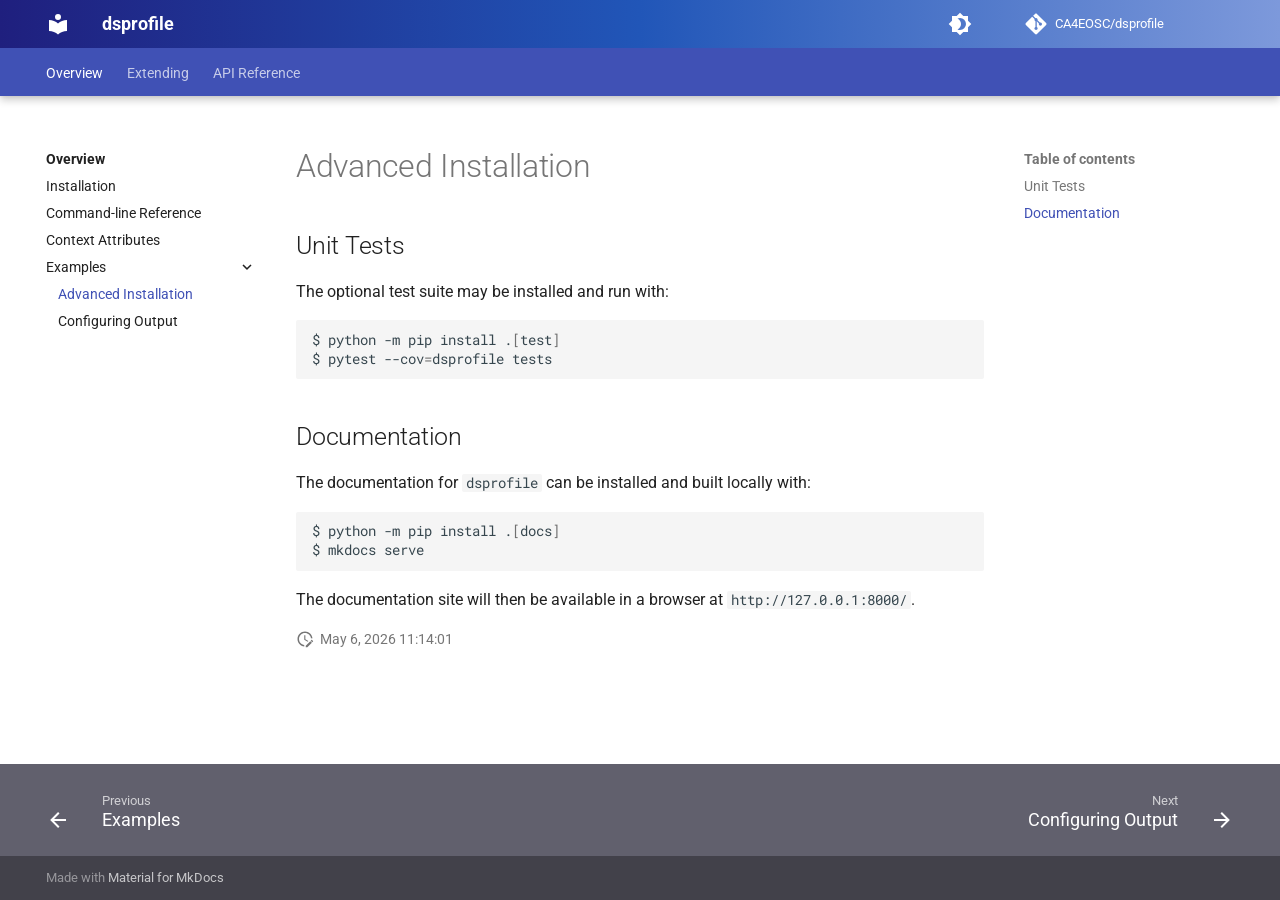
<file: examples/advanced-install/index.html>
<!doctype html>
<html lang="en" class="no-js">
  <head>
    
      <meta charset="utf-8">
      <meta name="viewport" content="width=device-width,initial-scale=1">
      
      
      
      
        <link rel="prev" href="../">
      
      
        <link rel="next" href="../output-config/">
      
      
        
      
      
      <link rel="icon" href="../../assets/images/favicon.png">
      <meta name="generator" content="mkdocs-1.6.1, mkdocs-material-9.7.6">
    
    
      
        <title>Advanced Installation - dsprofile</title>
      
    
    
      <link rel="stylesheet" href="../../assets/stylesheets/main.484c7ddc.min.css">
      
        
        <link rel="stylesheet" href="../../assets/stylesheets/palette.ab4e12ef.min.css">
      
      


    
    
      
    
    
      
        
        
        <link rel="preconnect" href="https://fonts.gstatic.com" crossorigin>
        <link rel="stylesheet" href="https://fonts.googleapis.com/css?family=Roboto:300,300i,400,400i,700,700i%7CRoboto+Mono:400,400i,700,700i&display=fallback">
        <style>:root{--md-text-font:"Roboto";--md-code-font:"Roboto Mono"}</style>
      
    
    
      <link rel="stylesheet" href="../../assets/_mkdocstrings.css">
    
      <link rel="stylesheet" href="../../stylesheets/extra.css">
    
    <script>__md_scope=new URL("../..",location),__md_hash=e=>[...e].reduce(((e,_)=>(e<<5)-e+_.charCodeAt(0)),0),__md_get=(e,_=localStorage,t=__md_scope)=>JSON.parse(_.getItem(t.pathname+"."+e)),__md_set=(e,_,t=localStorage,a=__md_scope)=>{try{t.setItem(a.pathname+"."+e,JSON.stringify(_))}catch(e){}}</script>
    
      

    
    
  </head>
  
  
    
    
      
    
    
    
    
    <body dir="ltr" data-md-color-scheme="default" data-md-color-primary="indigo" data-md-color-accent="amber">
  
    
    <input class="md-toggle" data-md-toggle="drawer" type="checkbox" id="__drawer" autocomplete="off">
    <input class="md-toggle" data-md-toggle="search" type="checkbox" id="__search" autocomplete="off">
    <label class="md-overlay" for="__drawer"></label>
    <div data-md-component="skip">
      
        
        <a href="#advanced-installation" class="md-skip">
          Skip to content
        </a>
      
    </div>
    <div data-md-component="announce">
      
    </div>
    
    
      

  

<header class="md-header md-header--shadow md-header--lifted" data-md-component="header">
  <nav class="md-header__inner md-grid" aria-label="Header">
    <a href="../.." title="dsprofile" class="md-header__button md-logo" aria-label="dsprofile" data-md-component="logo">
      
  
  <svg xmlns="http://www.w3.org/2000/svg" viewBox="0 0 24 24"><path d="M12 8a3 3 0 0 0 3-3 3 3 0 0 0-3-3 3 3 0 0 0-3 3 3 3 0 0 0 3 3m0 3.54C9.64 9.35 6.5 8 3 8v11c3.5 0 6.64 1.35 9 3.54 2.36-2.19 5.5-3.54 9-3.54V8c-3.5 0-6.64 1.35-9 3.54"/></svg>

    </a>
    <label class="md-header__button md-icon" for="__drawer">
      
      <svg xmlns="http://www.w3.org/2000/svg" viewBox="0 0 24 24"><path d="M3 6h18v2H3zm0 5h18v2H3zm0 5h18v2H3z"/></svg>
    </label>
    <div class="md-header__title" data-md-component="header-title">
      <div class="md-header__ellipsis">
        <div class="md-header__topic">
          <span class="md-ellipsis">
            dsprofile
          </span>
        </div>
        <div class="md-header__topic" data-md-component="header-topic">
          <span class="md-ellipsis">
            
              Advanced Installation
            
          </span>
        </div>
      </div>
    </div>
    
      
        <form class="md-header__option" data-md-component="palette">
  
    
    
    
    <input class="md-option" data-md-color-media="" data-md-color-scheme="default" data-md-color-primary="indigo" data-md-color-accent="amber"  aria-label="Switch to dark mode"  type="radio" name="__palette" id="__palette_0">
    
      <label class="md-header__button md-icon" title="Switch to dark mode" for="__palette_1" hidden>
        <svg xmlns="http://www.w3.org/2000/svg" viewBox="0 0 24 24"><path d="M12 18c-.89 0-1.74-.2-2.5-.55C11.56 16.5 13 14.42 13 12s-1.44-4.5-3.5-5.45C10.26 6.2 11.11 6 12 6a6 6 0 0 1 6 6 6 6 0 0 1-6 6m8-9.31V4h-4.69L12 .69 8.69 4H4v4.69L.69 12 4 15.31V20h4.69L12 23.31 15.31 20H20v-4.69L23.31 12z"/></svg>
      </label>
    
  
    
    
    
    <input class="md-option" data-md-color-media="" data-md-color-scheme="slate" data-md-color-primary="indigo" data-md-color-accent="amber"  aria-label="Switch to light mode"  type="radio" name="__palette" id="__palette_1">
    
      <label class="md-header__button md-icon" title="Switch to light mode" for="__palette_0" hidden>
        <svg xmlns="http://www.w3.org/2000/svg" viewBox="0 0 24 24"><path d="M12 8a4 4 0 0 0-4 4 4 4 0 0 0 4 4 4 4 0 0 0 4-4 4 4 0 0 0-4-4m0 10a6 6 0 0 1-6-6 6 6 0 0 1 6-6 6 6 0 0 1 6 6 6 6 0 0 1-6 6m8-9.31V4h-4.69L12 .69 8.69 4H4v4.69L.69 12 4 15.31V20h4.69L12 23.31 15.31 20H20v-4.69L23.31 12z"/></svg>
      </label>
    
  
</form>
      
    
    
      <script>var palette=__md_get("__palette");if(palette&&palette.color){if("(prefers-color-scheme)"===palette.color.media){var media=matchMedia("(prefers-color-scheme: light)"),input=document.querySelector(media.matches?"[data-md-color-media='(prefers-color-scheme: light)']":"[data-md-color-media='(prefers-color-scheme: dark)']");palette.color.media=input.getAttribute("data-md-color-media"),palette.color.scheme=input.getAttribute("data-md-color-scheme"),palette.color.primary=input.getAttribute("data-md-color-primary"),palette.color.accent=input.getAttribute("data-md-color-accent")}for(var[key,value]of Object.entries(palette.color))document.body.setAttribute("data-md-color-"+key,value)}</script>
    
    
    
    
      <div class="md-header__source">
        <a href="https://github.com/CA4EOSC/dsprofile" title="Go to repository" class="md-source" data-md-component="source">
  <div class="md-source__icon md-icon">
    
    <svg xmlns="http://www.w3.org/2000/svg" viewBox="0 0 448 512"><!--! Font Awesome Free 7.1.0 by @fontawesome - https://fontawesome.com License - https://fontawesome.com/license/free (Icons: CC BY 4.0, Fonts: SIL OFL 1.1, Code: MIT License) Copyright 2025 Fonticons, Inc.--><path d="M439.6 236.1 244 40.5c-5.4-5.5-12.8-8.5-20.4-8.5s-15 3-20.4 8.4L162.5 81l51.5 51.5c27.1-9.1 52.7 16.8 43.4 43.7l49.7 49.7c34.2-11.8 61.2 31 35.5 56.7-26.5 26.5-70.2-2.9-56-37.3L240.3 199v121.9c25.3 12.5 22.3 41.8 9.1 55-6.4 6.4-15.2 10.1-24.3 10.1s-17.8-3.6-24.3-10.1c-17.6-17.6-11.1-46.9 11.2-56v-123c-20.8-8.5-24.6-30.7-18.6-45L142.6 101 8.5 235.1C3 240.6 0 247.9 0 255.5s3 15 8.5 20.4l195.6 195.7c5.4 5.4 12.7 8.4 20.4 8.4s15-3 20.4-8.4l194.7-194.7c5.4-5.4 8.4-12.8 8.4-20.4s-3-15-8.4-20.4"/></svg>
  </div>
  <div class="md-source__repository">
    CA4EOSC/dsprofile
  </div>
</a>
      </div>
    
  </nav>
  
    
      
<nav class="md-tabs" aria-label="Tabs" data-md-component="tabs">
  <div class="md-grid">
    <ul class="md-tabs__list">
      
        
  
  
  
    
  
  
    
    
      <li class="md-tabs__item md-tabs__item--active">
        <a href="../.." class="md-tabs__link">
          
  
  
    
  
  Overview

        </a>
      </li>
    
  

      
        
  
  
  
  
    
    
      <li class="md-tabs__item">
        <a href="../../extending/" class="md-tabs__link">
          
  
  
    
  
  Extending

        </a>
      </li>
    
  

      
        
  
  
  
  
    
    
      <li class="md-tabs__item">
        <a href="../../reference/" class="md-tabs__link">
          
  
  
    
  
  API Reference

        </a>
      </li>
    
  

      
    </ul>
  </div>
</nav>
    
  
</header>
    
    <div class="md-container" data-md-component="container">
      
      
        
      
      <main class="md-main" data-md-component="main">
        <div class="md-main__inner md-grid">
          
            
              
              <div class="md-sidebar md-sidebar--primary" data-md-component="sidebar" data-md-type="navigation" >
                <div class="md-sidebar__scrollwrap">
                  <div class="md-sidebar__inner">
                    


  


<nav class="md-nav md-nav--primary md-nav--lifted" aria-label="Navigation" data-md-level="0">
  <label class="md-nav__title" for="__drawer">
    <a href="../.." title="dsprofile" class="md-nav__button md-logo" aria-label="dsprofile" data-md-component="logo">
      
  
  <svg xmlns="http://www.w3.org/2000/svg" viewBox="0 0 24 24"><path d="M12 8a3 3 0 0 0 3-3 3 3 0 0 0-3-3 3 3 0 0 0-3 3 3 3 0 0 0 3 3m0 3.54C9.64 9.35 6.5 8 3 8v11c3.5 0 6.64 1.35 9 3.54 2.36-2.19 5.5-3.54 9-3.54V8c-3.5 0-6.64 1.35-9 3.54"/></svg>

    </a>
    dsprofile
  </label>
  
    <div class="md-nav__source">
      <a href="https://github.com/CA4EOSC/dsprofile" title="Go to repository" class="md-source" data-md-component="source">
  <div class="md-source__icon md-icon">
    
    <svg xmlns="http://www.w3.org/2000/svg" viewBox="0 0 448 512"><!--! Font Awesome Free 7.1.0 by @fontawesome - https://fontawesome.com License - https://fontawesome.com/license/free (Icons: CC BY 4.0, Fonts: SIL OFL 1.1, Code: MIT License) Copyright 2025 Fonticons, Inc.--><path d="M439.6 236.1 244 40.5c-5.4-5.5-12.8-8.5-20.4-8.5s-15 3-20.4 8.4L162.5 81l51.5 51.5c27.1-9.1 52.7 16.8 43.4 43.7l49.7 49.7c34.2-11.8 61.2 31 35.5 56.7-26.5 26.5-70.2-2.9-56-37.3L240.3 199v121.9c25.3 12.5 22.3 41.8 9.1 55-6.4 6.4-15.2 10.1-24.3 10.1s-17.8-3.6-24.3-10.1c-17.6-17.6-11.1-46.9 11.2-56v-123c-20.8-8.5-24.6-30.7-18.6-45L142.6 101 8.5 235.1C3 240.6 0 247.9 0 255.5s3 15 8.5 20.4l195.6 195.7c5.4 5.4 12.7 8.4 20.4 8.4s15-3 20.4-8.4l194.7-194.7c5.4-5.4 8.4-12.8 8.4-20.4s-3-15-8.4-20.4"/></svg>
  </div>
  <div class="md-source__repository">
    CA4EOSC/dsprofile
  </div>
</a>
    </div>
  
  <ul class="md-nav__list" data-md-scrollfix>
    
      
      
  
  
    
  
  
  
    
    
      
        
          
        
      
        
      
        
      
        
      
        
      
    
    
    
      
        
        
      
      
    
    
    <li class="md-nav__item md-nav__item--active md-nav__item--section md-nav__item--nested">
      
        
        
        <input class="md-nav__toggle md-toggle " type="checkbox" id="__nav_1" checked>
        
          
          <div class="md-nav__link md-nav__container">
            <a href="../.." class="md-nav__link ">
              
  
  
  <span class="md-ellipsis">
    
  
    Overview
  

    
  </span>
  
  

            </a>
            
              
              <label class="md-nav__link " for="__nav_1" id="__nav_1_label" tabindex="">
                <span class="md-nav__icon md-icon"></span>
              </label>
            
          </div>
        
        <nav class="md-nav" data-md-level="1" aria-labelledby="__nav_1_label" aria-expanded="true">
          <label class="md-nav__title" for="__nav_1">
            <span class="md-nav__icon md-icon"></span>
            
  
    Overview
  

          </label>
          <ul class="md-nav__list" data-md-scrollfix>
            
              
            
              
                
  
  
  
  
    <li class="md-nav__item">
      <a href="../../install/" class="md-nav__link">
        
  
  
  <span class="md-ellipsis">
    
  
    Installation
  

    
  </span>
  
  

      </a>
    </li>
  

              
            
              
                
  
  
  
  
    <li class="md-nav__item">
      <a href="../../cli/" class="md-nav__link">
        
  
  
  <span class="md-ellipsis">
    
  
    Command-line Reference
  

    
  </span>
  
  

      </a>
    </li>
  

              
            
              
                
  
  
  
  
    <li class="md-nav__item">
      <a href="../../context-attributes/" class="md-nav__link">
        
  
  
  <span class="md-ellipsis">
    
  
    Context Attributes
  

    
  </span>
  
  

      </a>
    </li>
  

              
            
              
                
  
  
    
  
  
  
    
    
      
        
          
        
      
        
      
        
      
    
    
    
      
      
    
    
    <li class="md-nav__item md-nav__item--active md-nav__item--nested">
      
        
        
        <input class="md-nav__toggle md-toggle " type="checkbox" id="__nav_1_5" checked>
        
          
          <div class="md-nav__link md-nav__container">
            <a href="../" class="md-nav__link ">
              
  
  
  <span class="md-ellipsis">
    
  
    Examples
  

    
  </span>
  
  

            </a>
            
              
              <label class="md-nav__link " for="__nav_1_5" id="__nav_1_5_label" tabindex="0">
                <span class="md-nav__icon md-icon"></span>
              </label>
            
          </div>
        
        <nav class="md-nav" data-md-level="2" aria-labelledby="__nav_1_5_label" aria-expanded="true">
          <label class="md-nav__title" for="__nav_1_5">
            <span class="md-nav__icon md-icon"></span>
            
  
    Examples
  

          </label>
          <ul class="md-nav__list" data-md-scrollfix>
            
              
            
              
                
  
  
    
  
  
  
    <li class="md-nav__item md-nav__item--active">
      
      <input class="md-nav__toggle md-toggle" type="checkbox" id="__toc">
      
      
        
      
      
        <label class="md-nav__link md-nav__link--active" for="__toc">
          
  
  
  <span class="md-ellipsis">
    
  
    Advanced Installation
  

    
  </span>
  
  

          <span class="md-nav__icon md-icon"></span>
        </label>
      
      <a href="./" class="md-nav__link md-nav__link--active">
        
  
  
  <span class="md-ellipsis">
    
  
    Advanced Installation
  

    
  </span>
  
  

      </a>
      
        

<nav class="md-nav md-nav--secondary" aria-label="Table of contents">
  
  
  
    
  
  
    <label class="md-nav__title" for="__toc">
      <span class="md-nav__icon md-icon"></span>
      Table of contents
    </label>
    <ul class="md-nav__list" data-md-component="toc" data-md-scrollfix>
      
        <li class="md-nav__item">
  <a href="#unit-tests" class="md-nav__link">
    <span class="md-ellipsis">
      
        Unit Tests
      
    </span>
  </a>
  
</li>
      
        <li class="md-nav__item">
  <a href="#documentation" class="md-nav__link">
    <span class="md-ellipsis">
      
        Documentation
      
    </span>
  </a>
  
</li>
      
    </ul>
  
</nav>
      
    </li>
  

              
            
              
                
  
  
  
  
    <li class="md-nav__item">
      <a href="../output-config/" class="md-nav__link">
        
  
  
  <span class="md-ellipsis">
    
  
    Configuring Output
  

    
  </span>
  
  

      </a>
    </li>
  

              
            
          </ul>
        </nav>
      
    </li>
  

              
            
          </ul>
        </nav>
      
    </li>
  

    
      
      
  
  
  
  
    
    
      
        
          
        
      
        
      
    
    
    
      
      
    
    
    <li class="md-nav__item md-nav__item--nested">
      
        
        
        <input class="md-nav__toggle md-toggle " type="checkbox" id="__nav_2" >
        
          
          <div class="md-nav__link md-nav__container">
            <a href="../../extending/" class="md-nav__link ">
              
  
  
  <span class="md-ellipsis">
    
  
    Extending
  

    
  </span>
  
  

            </a>
            
              
              <label class="md-nav__link " for="__nav_2" id="__nav_2_label" tabindex="0">
                <span class="md-nav__icon md-icon"></span>
              </label>
            
          </div>
        
        <nav class="md-nav" data-md-level="1" aria-labelledby="__nav_2_label" aria-expanded="false">
          <label class="md-nav__title" for="__nav_2">
            <span class="md-nav__icon md-icon"></span>
            
  
    Extending
  

          </label>
          <ul class="md-nav__list" data-md-scrollfix>
            
              
            
              
                
  
  
  
  
    <li class="md-nav__item">
      <a href="../../extending/reader/" class="md-nav__link">
        
  
  
  <span class="md-ellipsis">
    
  
    Adding a Reader
  

    
  </span>
  
  

      </a>
    </li>
  

              
            
          </ul>
        </nav>
      
    </li>
  

    
      
      
  
  
  
  
    
    
      
        
          
        
      
        
      
        
      
    
    
    
      
      
    
    
    <li class="md-nav__item md-nav__item--nested">
      
        
        
        <input class="md-nav__toggle md-toggle " type="checkbox" id="__nav_3" >
        
          
          <div class="md-nav__link md-nav__container">
            <a href="../../reference/" class="md-nav__link ">
              
  
  
  <span class="md-ellipsis">
    
  
    API Reference
  

    
  </span>
  
  

            </a>
            
              
              <label class="md-nav__link " for="__nav_3" id="__nav_3_label" tabindex="0">
                <span class="md-nav__icon md-icon"></span>
              </label>
            
          </div>
        
        <nav class="md-nav" data-md-level="1" aria-labelledby="__nav_3_label" aria-expanded="false">
          <label class="md-nav__title" for="__nav_3">
            <span class="md-nav__icon md-icon"></span>
            
  
    API Reference
  

          </label>
          <ul class="md-nav__list" data-md-scrollfix>
            
              
            
              
                
  
  
  
  
    <li class="md-nav__item">
      <a href="../../reference/reader/" class="md-nav__link">
        
  
  
  <span class="md-ellipsis">
    
  
    The Reader class
  

    
  </span>
  
  

      </a>
    </li>
  

              
            
              
                
  
  
  
  
    <li class="md-nav__item">
      <a href="../../reference/utils/" class="md-nav__link">
        
  
  
  <span class="md-ellipsis">
    
  
    Utilities
  

    
  </span>
  
  

      </a>
    </li>
  

              
            
          </ul>
        </nav>
      
    </li>
  

    
  </ul>
</nav>
                  </div>
                </div>
              </div>
            
            
              
              <div class="md-sidebar md-sidebar--secondary" data-md-component="sidebar" data-md-type="toc" >
                <div class="md-sidebar__scrollwrap">
                  <div class="md-sidebar__inner">
                    

<nav class="md-nav md-nav--secondary" aria-label="Table of contents">
  
  
  
    
  
  
    <label class="md-nav__title" for="__toc">
      <span class="md-nav__icon md-icon"></span>
      Table of contents
    </label>
    <ul class="md-nav__list" data-md-component="toc" data-md-scrollfix>
      
        <li class="md-nav__item">
  <a href="#unit-tests" class="md-nav__link">
    <span class="md-ellipsis">
      
        Unit Tests
      
    </span>
  </a>
  
</li>
      
        <li class="md-nav__item">
  <a href="#documentation" class="md-nav__link">
    <span class="md-ellipsis">
      
        Documentation
      
    </span>
  </a>
  
</li>
      
    </ul>
  
</nav>
                  </div>
                </div>
              </div>
            
          
          
            <div class="md-content" data-md-component="content">
              
              <article class="md-content__inner md-typeset">
                
                  


  
  


<h1 id="advanced-installation">Advanced Installation</h1>
<h2 id="unit-tests">Unit Tests</h2>
<p>The optional test suite may be installed and run with:</p>
<div class="language-bash highlight"><pre><span></span><code><span id="__span-0-1"><a id="__codelineno-0-1" name="__codelineno-0-1" href="#__codelineno-0-1"></a>$<span class="w"> </span>python<span class="w"> </span>-m<span class="w"> </span>pip<span class="w"> </span>install<span class="w"> </span>.<span class="o">[</span>test<span class="o">]</span>
</span><span id="__span-0-2"><a id="__codelineno-0-2" name="__codelineno-0-2" href="#__codelineno-0-2"></a>$<span class="w"> </span>pytest<span class="w"> </span>--cov<span class="o">=</span>dsprofile<span class="w"> </span>tests
</span></code></pre></div>
<h2 id="documentation">Documentation</h2>
<p>The documentation for <code>dsprofile</code> can be installed and built locally with:</p>
<div class="language-bash highlight"><pre><span></span><code><span id="__span-1-1"><a id="__codelineno-1-1" name="__codelineno-1-1" href="#__codelineno-1-1"></a>$<span class="w"> </span>python<span class="w"> </span>-m<span class="w"> </span>pip<span class="w"> </span>install<span class="w"> </span>.<span class="o">[</span>docs<span class="o">]</span>
</span><span id="__span-1-2"><a id="__codelineno-1-2" name="__codelineno-1-2" href="#__codelineno-1-2"></a>$<span class="w"> </span>mkdocs<span class="w"> </span>serve
</span></code></pre></div>
<p>The documentation site will then be available in a browser at
<code>http://127.0.0.1:8000/</code>.</p>







  
    
  
  


  <aside class="md-source-file">
    
      
  <span class="md-source-file__fact">
    <span class="md-icon" title="Last update">
      <svg xmlns="http://www.w3.org/2000/svg" viewBox="0 0 24 24"><path d="M21 13.1c-.1 0-.3.1-.4.2l-1 1 2.1 2.1 1-1c.2-.2.2-.6 0-.8l-1.3-1.3c-.1-.1-.2-.2-.4-.2m-1.9 1.8-6.1 6V23h2.1l6.1-6.1zM12.5 7v5.2l4 2.4-1 1L11 13V7zM11 21.9c-5.1-.5-9-4.8-9-9.9C2 6.5 6.5 2 12 2c5.3 0 9.6 4.1 10 9.3-.3-.1-.6-.2-1-.2s-.7.1-1 .2C19.6 7.2 16.2 4 12 4c-4.4 0-8 3.6-8 8 0 4.1 3.1 7.5 7.1 7.9l-.1.2z"/></svg>
    </span>
    <span class="git-revision-date-localized-plugin git-revision-date-localized-plugin-datetime" title="May 6, 2026 11:14:01 UTC">May 6, 2026 11:14:01</span>
  </span>

    
    
    
    
  </aside>





                
              </article>
            </div>
          
          
<script>var target=document.getElementById(location.hash.slice(1));target&&target.name&&(target.checked=target.name.startsWith("__tabbed_"))</script>
        </div>
        
          <button type="button" class="md-top md-icon" data-md-component="top" hidden>
  
  <svg xmlns="http://www.w3.org/2000/svg" viewBox="0 0 24 24"><path d="M13 20h-2V8l-5.5 5.5-1.42-1.42L12 4.16l7.92 7.92-1.42 1.42L13 8z"/></svg>
  Back to top
</button>
        
      </main>
      
        <footer class="md-footer">
  
    
      
      <nav class="md-footer__inner md-grid" aria-label="Footer" >
        
          
          <a href="../" class="md-footer__link md-footer__link--prev" aria-label="Previous: Examples">
            <div class="md-footer__button md-icon">
              
              <svg xmlns="http://www.w3.org/2000/svg" viewBox="0 0 24 24"><path d="M20 11v2H8l5.5 5.5-1.42 1.42L4.16 12l7.92-7.92L13.5 5.5 8 11z"/></svg>
            </div>
            <div class="md-footer__title">
              <span class="md-footer__direction">
                Previous
              </span>
              <div class="md-ellipsis">
                Examples
              </div>
            </div>
          </a>
        
        
          
          <a href="../output-config/" class="md-footer__link md-footer__link--next" aria-label="Next: Configuring Output">
            <div class="md-footer__title">
              <span class="md-footer__direction">
                Next
              </span>
              <div class="md-ellipsis">
                Configuring Output
              </div>
            </div>
            <div class="md-footer__button md-icon">
              
              <svg xmlns="http://www.w3.org/2000/svg" viewBox="0 0 24 24"><path d="M4 11v2h12l-5.5 5.5 1.42 1.42L19.84 12l-7.92-7.92L10.5 5.5 16 11z"/></svg>
            </div>
          </a>
        
      </nav>
    
  
  <div class="md-footer-meta md-typeset">
    <div class="md-footer-meta__inner md-grid">
      <div class="md-copyright">
  
  
    Made with
    <a href="https://squidfunk.github.io/mkdocs-material/" target="_blank" rel="noopener">
      Material for MkDocs
    </a>
  
</div>
      
    </div>
  </div>
</footer>
      
    </div>
    <div class="md-dialog" data-md-component="dialog">
      <div class="md-dialog__inner md-typeset"></div>
    </div>
    
    
    
      
      
      <script id="__config" type="application/json">{"annotate": null, "base": "../..", "features": ["navigation.indices", "navigation.indexes", "navigation.footer", "navigation.top", "navigation.tabs", "navigation.tabs.sticky", "navigation.tracking"], "search": "../../assets/javascripts/workers/search.2c215733.min.js", "tags": null, "translations": {"clipboard.copied": "Copied to clipboard", "clipboard.copy": "Copy to clipboard", "search.result.more.one": "1 more on this page", "search.result.more.other": "# more on this page", "search.result.none": "No matching documents", "search.result.one": "1 matching document", "search.result.other": "# matching documents", "search.result.placeholder": "Type to start searching", "search.result.term.missing": "Missing", "select.version": "Select version"}, "version": null}</script>
    
    
      <script src="../../assets/javascripts/bundle.79ae519e.min.js"></script>
      
    
  </body>
</html>
</file>
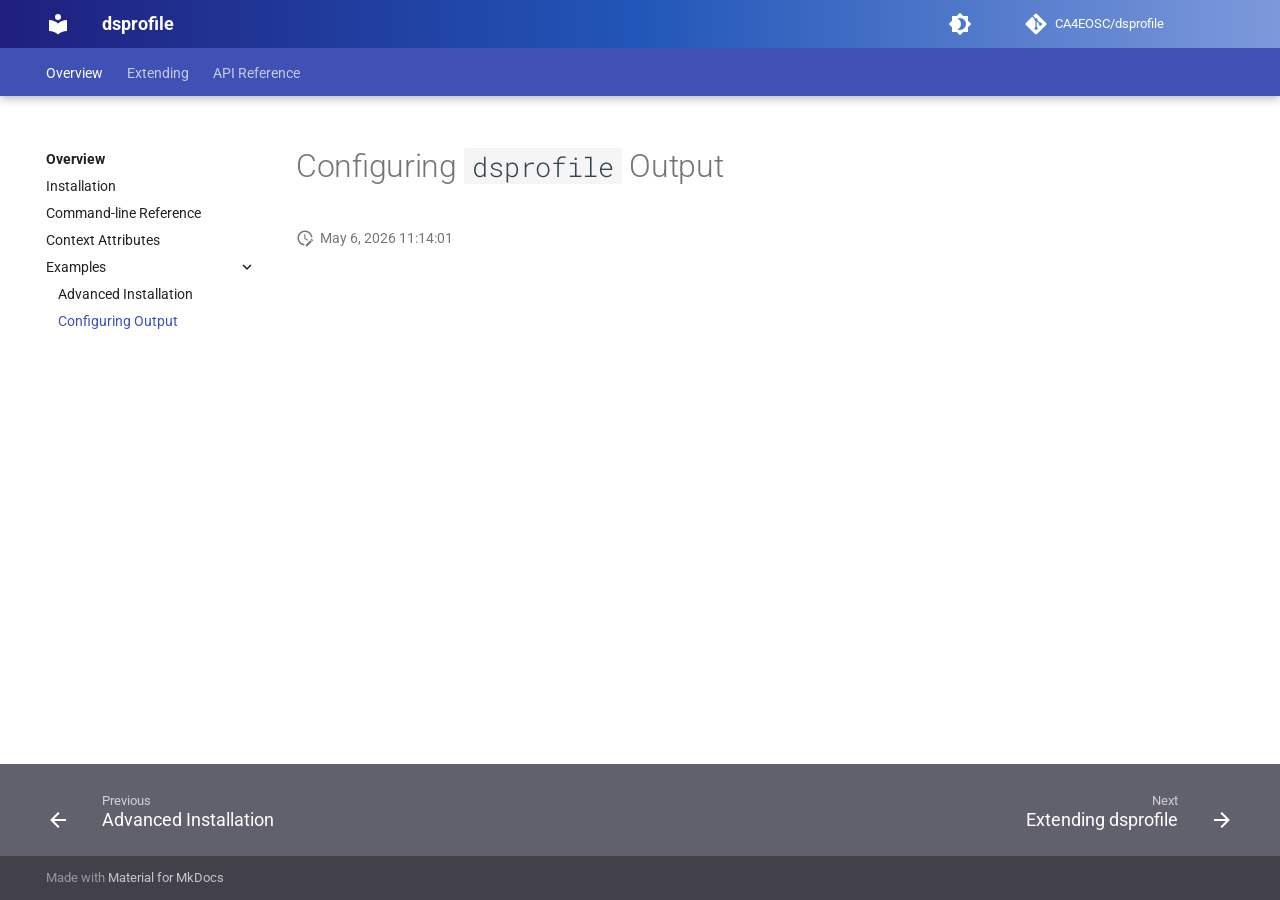
<file: examples/output-config/index.html>
<!doctype html>
<html lang="en" class="no-js">
  <head>
    
      <meta charset="utf-8">
      <meta name="viewport" content="width=device-width,initial-scale=1">
      
      
      
      
        <link rel="prev" href="../advanced-install/">
      
      
        <link rel="next" href="../../extending/">
      
      
        
      
      
      <link rel="icon" href="../../assets/images/favicon.png">
      <meta name="generator" content="mkdocs-1.6.1, mkdocs-material-9.7.6">
    
    
      
        <title>Configuring Output - dsprofile</title>
      
    
    
      <link rel="stylesheet" href="../../assets/stylesheets/main.484c7ddc.min.css">
      
        
        <link rel="stylesheet" href="../../assets/stylesheets/palette.ab4e12ef.min.css">
      
      


    
    
      
    
    
      
        
        
        <link rel="preconnect" href="https://fonts.gstatic.com" crossorigin>
        <link rel="stylesheet" href="https://fonts.googleapis.com/css?family=Roboto:300,300i,400,400i,700,700i%7CRoboto+Mono:400,400i,700,700i&display=fallback">
        <style>:root{--md-text-font:"Roboto";--md-code-font:"Roboto Mono"}</style>
      
    
    
      <link rel="stylesheet" href="../../assets/_mkdocstrings.css">
    
      <link rel="stylesheet" href="../../stylesheets/extra.css">
    
    <script>__md_scope=new URL("../..",location),__md_hash=e=>[...e].reduce(((e,_)=>(e<<5)-e+_.charCodeAt(0)),0),__md_get=(e,_=localStorage,t=__md_scope)=>JSON.parse(_.getItem(t.pathname+"."+e)),__md_set=(e,_,t=localStorage,a=__md_scope)=>{try{t.setItem(a.pathname+"."+e,JSON.stringify(_))}catch(e){}}</script>
    
      

    
    
  </head>
  
  
    
    
      
    
    
    
    
    <body dir="ltr" data-md-color-scheme="default" data-md-color-primary="indigo" data-md-color-accent="amber">
  
    
    <input class="md-toggle" data-md-toggle="drawer" type="checkbox" id="__drawer" autocomplete="off">
    <input class="md-toggle" data-md-toggle="search" type="checkbox" id="__search" autocomplete="off">
    <label class="md-overlay" for="__drawer"></label>
    <div data-md-component="skip">
      
        
        <a href="#configuring-dsprofile-output" class="md-skip">
          Skip to content
        </a>
      
    </div>
    <div data-md-component="announce">
      
    </div>
    
    
      

  

<header class="md-header md-header--shadow md-header--lifted" data-md-component="header">
  <nav class="md-header__inner md-grid" aria-label="Header">
    <a href="../.." title="dsprofile" class="md-header__button md-logo" aria-label="dsprofile" data-md-component="logo">
      
  
  <svg xmlns="http://www.w3.org/2000/svg" viewBox="0 0 24 24"><path d="M12 8a3 3 0 0 0 3-3 3 3 0 0 0-3-3 3 3 0 0 0-3 3 3 3 0 0 0 3 3m0 3.54C9.64 9.35 6.5 8 3 8v11c3.5 0 6.64 1.35 9 3.54 2.36-2.19 5.5-3.54 9-3.54V8c-3.5 0-6.64 1.35-9 3.54"/></svg>

    </a>
    <label class="md-header__button md-icon" for="__drawer">
      
      <svg xmlns="http://www.w3.org/2000/svg" viewBox="0 0 24 24"><path d="M3 6h18v2H3zm0 5h18v2H3zm0 5h18v2H3z"/></svg>
    </label>
    <div class="md-header__title" data-md-component="header-title">
      <div class="md-header__ellipsis">
        <div class="md-header__topic">
          <span class="md-ellipsis">
            dsprofile
          </span>
        </div>
        <div class="md-header__topic" data-md-component="header-topic">
          <span class="md-ellipsis">
            
              Configuring Output
            
          </span>
        </div>
      </div>
    </div>
    
      
        <form class="md-header__option" data-md-component="palette">
  
    
    
    
    <input class="md-option" data-md-color-media="" data-md-color-scheme="default" data-md-color-primary="indigo" data-md-color-accent="amber"  aria-label="Switch to dark mode"  type="radio" name="__palette" id="__palette_0">
    
      <label class="md-header__button md-icon" title="Switch to dark mode" for="__palette_1" hidden>
        <svg xmlns="http://www.w3.org/2000/svg" viewBox="0 0 24 24"><path d="M12 18c-.89 0-1.74-.2-2.5-.55C11.56 16.5 13 14.42 13 12s-1.44-4.5-3.5-5.45C10.26 6.2 11.11 6 12 6a6 6 0 0 1 6 6 6 6 0 0 1-6 6m8-9.31V4h-4.69L12 .69 8.69 4H4v4.69L.69 12 4 15.31V20h4.69L12 23.31 15.31 20H20v-4.69L23.31 12z"/></svg>
      </label>
    
  
    
    
    
    <input class="md-option" data-md-color-media="" data-md-color-scheme="slate" data-md-color-primary="indigo" data-md-color-accent="amber"  aria-label="Switch to light mode"  type="radio" name="__palette" id="__palette_1">
    
      <label class="md-header__button md-icon" title="Switch to light mode" for="__palette_0" hidden>
        <svg xmlns="http://www.w3.org/2000/svg" viewBox="0 0 24 24"><path d="M12 8a4 4 0 0 0-4 4 4 4 0 0 0 4 4 4 4 0 0 0 4-4 4 4 0 0 0-4-4m0 10a6 6 0 0 1-6-6 6 6 0 0 1 6-6 6 6 0 0 1 6 6 6 6 0 0 1-6 6m8-9.31V4h-4.69L12 .69 8.69 4H4v4.69L.69 12 4 15.31V20h4.69L12 23.31 15.31 20H20v-4.69L23.31 12z"/></svg>
      </label>
    
  
</form>
      
    
    
      <script>var palette=__md_get("__palette");if(palette&&palette.color){if("(prefers-color-scheme)"===palette.color.media){var media=matchMedia("(prefers-color-scheme: light)"),input=document.querySelector(media.matches?"[data-md-color-media='(prefers-color-scheme: light)']":"[data-md-color-media='(prefers-color-scheme: dark)']");palette.color.media=input.getAttribute("data-md-color-media"),palette.color.scheme=input.getAttribute("data-md-color-scheme"),palette.color.primary=input.getAttribute("data-md-color-primary"),palette.color.accent=input.getAttribute("data-md-color-accent")}for(var[key,value]of Object.entries(palette.color))document.body.setAttribute("data-md-color-"+key,value)}</script>
    
    
    
    
      <div class="md-header__source">
        <a href="https://github.com/CA4EOSC/dsprofile" title="Go to repository" class="md-source" data-md-component="source">
  <div class="md-source__icon md-icon">
    
    <svg xmlns="http://www.w3.org/2000/svg" viewBox="0 0 448 512"><!--! Font Awesome Free 7.1.0 by @fontawesome - https://fontawesome.com License - https://fontawesome.com/license/free (Icons: CC BY 4.0, Fonts: SIL OFL 1.1, Code: MIT License) Copyright 2025 Fonticons, Inc.--><path d="M439.6 236.1 244 40.5c-5.4-5.5-12.8-8.5-20.4-8.5s-15 3-20.4 8.4L162.5 81l51.5 51.5c27.1-9.1 52.7 16.8 43.4 43.7l49.7 49.7c34.2-11.8 61.2 31 35.5 56.7-26.5 26.5-70.2-2.9-56-37.3L240.3 199v121.9c25.3 12.5 22.3 41.8 9.1 55-6.4 6.4-15.2 10.1-24.3 10.1s-17.8-3.6-24.3-10.1c-17.6-17.6-11.1-46.9 11.2-56v-123c-20.8-8.5-24.6-30.7-18.6-45L142.6 101 8.5 235.1C3 240.6 0 247.9 0 255.5s3 15 8.5 20.4l195.6 195.7c5.4 5.4 12.7 8.4 20.4 8.4s15-3 20.4-8.4l194.7-194.7c5.4-5.4 8.4-12.8 8.4-20.4s-3-15-8.4-20.4"/></svg>
  </div>
  <div class="md-source__repository">
    CA4EOSC/dsprofile
  </div>
</a>
      </div>
    
  </nav>
  
    
      
<nav class="md-tabs" aria-label="Tabs" data-md-component="tabs">
  <div class="md-grid">
    <ul class="md-tabs__list">
      
        
  
  
  
    
  
  
    
    
      <li class="md-tabs__item md-tabs__item--active">
        <a href="../.." class="md-tabs__link">
          
  
  
    
  
  Overview

        </a>
      </li>
    
  

      
        
  
  
  
  
    
    
      <li class="md-tabs__item">
        <a href="../../extending/" class="md-tabs__link">
          
  
  
    
  
  Extending

        </a>
      </li>
    
  

      
        
  
  
  
  
    
    
      <li class="md-tabs__item">
        <a href="../../reference/" class="md-tabs__link">
          
  
  
    
  
  API Reference

        </a>
      </li>
    
  

      
    </ul>
  </div>
</nav>
    
  
</header>
    
    <div class="md-container" data-md-component="container">
      
      
        
      
      <main class="md-main" data-md-component="main">
        <div class="md-main__inner md-grid">
          
            
              
              <div class="md-sidebar md-sidebar--primary" data-md-component="sidebar" data-md-type="navigation" >
                <div class="md-sidebar__scrollwrap">
                  <div class="md-sidebar__inner">
                    


  


<nav class="md-nav md-nav--primary md-nav--lifted" aria-label="Navigation" data-md-level="0">
  <label class="md-nav__title" for="__drawer">
    <a href="../.." title="dsprofile" class="md-nav__button md-logo" aria-label="dsprofile" data-md-component="logo">
      
  
  <svg xmlns="http://www.w3.org/2000/svg" viewBox="0 0 24 24"><path d="M12 8a3 3 0 0 0 3-3 3 3 0 0 0-3-3 3 3 0 0 0-3 3 3 3 0 0 0 3 3m0 3.54C9.64 9.35 6.5 8 3 8v11c3.5 0 6.64 1.35 9 3.54 2.36-2.19 5.5-3.54 9-3.54V8c-3.5 0-6.64 1.35-9 3.54"/></svg>

    </a>
    dsprofile
  </label>
  
    <div class="md-nav__source">
      <a href="https://github.com/CA4EOSC/dsprofile" title="Go to repository" class="md-source" data-md-component="source">
  <div class="md-source__icon md-icon">
    
    <svg xmlns="http://www.w3.org/2000/svg" viewBox="0 0 448 512"><!--! Font Awesome Free 7.1.0 by @fontawesome - https://fontawesome.com License - https://fontawesome.com/license/free (Icons: CC BY 4.0, Fonts: SIL OFL 1.1, Code: MIT License) Copyright 2025 Fonticons, Inc.--><path d="M439.6 236.1 244 40.5c-5.4-5.5-12.8-8.5-20.4-8.5s-15 3-20.4 8.4L162.5 81l51.5 51.5c27.1-9.1 52.7 16.8 43.4 43.7l49.7 49.7c34.2-11.8 61.2 31 35.5 56.7-26.5 26.5-70.2-2.9-56-37.3L240.3 199v121.9c25.3 12.5 22.3 41.8 9.1 55-6.4 6.4-15.2 10.1-24.3 10.1s-17.8-3.6-24.3-10.1c-17.6-17.6-11.1-46.9 11.2-56v-123c-20.8-8.5-24.6-30.7-18.6-45L142.6 101 8.5 235.1C3 240.6 0 247.9 0 255.5s3 15 8.5 20.4l195.6 195.7c5.4 5.4 12.7 8.4 20.4 8.4s15-3 20.4-8.4l194.7-194.7c5.4-5.4 8.4-12.8 8.4-20.4s-3-15-8.4-20.4"/></svg>
  </div>
  <div class="md-source__repository">
    CA4EOSC/dsprofile
  </div>
</a>
    </div>
  
  <ul class="md-nav__list" data-md-scrollfix>
    
      
      
  
  
    
  
  
  
    
    
      
        
          
        
      
        
      
        
      
        
      
        
      
    
    
    
      
        
        
      
      
    
    
    <li class="md-nav__item md-nav__item--active md-nav__item--section md-nav__item--nested">
      
        
        
        <input class="md-nav__toggle md-toggle " type="checkbox" id="__nav_1" checked>
        
          
          <div class="md-nav__link md-nav__container">
            <a href="../.." class="md-nav__link ">
              
  
  
  <span class="md-ellipsis">
    
  
    Overview
  

    
  </span>
  
  

            </a>
            
              
              <label class="md-nav__link " for="__nav_1" id="__nav_1_label" tabindex="">
                <span class="md-nav__icon md-icon"></span>
              </label>
            
          </div>
        
        <nav class="md-nav" data-md-level="1" aria-labelledby="__nav_1_label" aria-expanded="true">
          <label class="md-nav__title" for="__nav_1">
            <span class="md-nav__icon md-icon"></span>
            
  
    Overview
  

          </label>
          <ul class="md-nav__list" data-md-scrollfix>
            
              
            
              
                
  
  
  
  
    <li class="md-nav__item">
      <a href="../../install/" class="md-nav__link">
        
  
  
  <span class="md-ellipsis">
    
  
    Installation
  

    
  </span>
  
  

      </a>
    </li>
  

              
            
              
                
  
  
  
  
    <li class="md-nav__item">
      <a href="../../cli/" class="md-nav__link">
        
  
  
  <span class="md-ellipsis">
    
  
    Command-line Reference
  

    
  </span>
  
  

      </a>
    </li>
  

              
            
              
                
  
  
  
  
    <li class="md-nav__item">
      <a href="../../context-attributes/" class="md-nav__link">
        
  
  
  <span class="md-ellipsis">
    
  
    Context Attributes
  

    
  </span>
  
  

      </a>
    </li>
  

              
            
              
                
  
  
    
  
  
  
    
    
      
        
          
        
      
        
      
        
      
    
    
    
      
      
    
    
    <li class="md-nav__item md-nav__item--active md-nav__item--nested">
      
        
        
        <input class="md-nav__toggle md-toggle " type="checkbox" id="__nav_1_5" checked>
        
          
          <div class="md-nav__link md-nav__container">
            <a href="../" class="md-nav__link ">
              
  
  
  <span class="md-ellipsis">
    
  
    Examples
  

    
  </span>
  
  

            </a>
            
              
              <label class="md-nav__link " for="__nav_1_5" id="__nav_1_5_label" tabindex="0">
                <span class="md-nav__icon md-icon"></span>
              </label>
            
          </div>
        
        <nav class="md-nav" data-md-level="2" aria-labelledby="__nav_1_5_label" aria-expanded="true">
          <label class="md-nav__title" for="__nav_1_5">
            <span class="md-nav__icon md-icon"></span>
            
  
    Examples
  

          </label>
          <ul class="md-nav__list" data-md-scrollfix>
            
              
            
              
                
  
  
  
  
    <li class="md-nav__item">
      <a href="../advanced-install/" class="md-nav__link">
        
  
  
  <span class="md-ellipsis">
    
  
    Advanced Installation
  

    
  </span>
  
  

      </a>
    </li>
  

              
            
              
                
  
  
    
  
  
  
    <li class="md-nav__item md-nav__item--active">
      
      <input class="md-nav__toggle md-toggle" type="checkbox" id="__toc">
      
      
        
      
      
      <a href="./" class="md-nav__link md-nav__link--active">
        
  
  
  <span class="md-ellipsis">
    
  
    Configuring Output
  

    
  </span>
  
  

      </a>
      
    </li>
  

              
            
          </ul>
        </nav>
      
    </li>
  

              
            
          </ul>
        </nav>
      
    </li>
  

    
      
      
  
  
  
  
    
    
      
        
          
        
      
        
      
    
    
    
      
      
    
    
    <li class="md-nav__item md-nav__item--nested">
      
        
        
        <input class="md-nav__toggle md-toggle " type="checkbox" id="__nav_2" >
        
          
          <div class="md-nav__link md-nav__container">
            <a href="../../extending/" class="md-nav__link ">
              
  
  
  <span class="md-ellipsis">
    
  
    Extending
  

    
  </span>
  
  

            </a>
            
              
              <label class="md-nav__link " for="__nav_2" id="__nav_2_label" tabindex="0">
                <span class="md-nav__icon md-icon"></span>
              </label>
            
          </div>
        
        <nav class="md-nav" data-md-level="1" aria-labelledby="__nav_2_label" aria-expanded="false">
          <label class="md-nav__title" for="__nav_2">
            <span class="md-nav__icon md-icon"></span>
            
  
    Extending
  

          </label>
          <ul class="md-nav__list" data-md-scrollfix>
            
              
            
              
                
  
  
  
  
    <li class="md-nav__item">
      <a href="../../extending/reader/" class="md-nav__link">
        
  
  
  <span class="md-ellipsis">
    
  
    Adding a Reader
  

    
  </span>
  
  

      </a>
    </li>
  

              
            
          </ul>
        </nav>
      
    </li>
  

    
      
      
  
  
  
  
    
    
      
        
          
        
      
        
      
        
      
    
    
    
      
      
    
    
    <li class="md-nav__item md-nav__item--nested">
      
        
        
        <input class="md-nav__toggle md-toggle " type="checkbox" id="__nav_3" >
        
          
          <div class="md-nav__link md-nav__container">
            <a href="../../reference/" class="md-nav__link ">
              
  
  
  <span class="md-ellipsis">
    
  
    API Reference
  

    
  </span>
  
  

            </a>
            
              
              <label class="md-nav__link " for="__nav_3" id="__nav_3_label" tabindex="0">
                <span class="md-nav__icon md-icon"></span>
              </label>
            
          </div>
        
        <nav class="md-nav" data-md-level="1" aria-labelledby="__nav_3_label" aria-expanded="false">
          <label class="md-nav__title" for="__nav_3">
            <span class="md-nav__icon md-icon"></span>
            
  
    API Reference
  

          </label>
          <ul class="md-nav__list" data-md-scrollfix>
            
              
            
              
                
  
  
  
  
    <li class="md-nav__item">
      <a href="../../reference/reader/" class="md-nav__link">
        
  
  
  <span class="md-ellipsis">
    
  
    The Reader class
  

    
  </span>
  
  

      </a>
    </li>
  

              
            
              
                
  
  
  
  
    <li class="md-nav__item">
      <a href="../../reference/utils/" class="md-nav__link">
        
  
  
  <span class="md-ellipsis">
    
  
    Utilities
  

    
  </span>
  
  

      </a>
    </li>
  

              
            
          </ul>
        </nav>
      
    </li>
  

    
  </ul>
</nav>
                  </div>
                </div>
              </div>
            
            
              
              <div class="md-sidebar md-sidebar--secondary" data-md-component="sidebar" data-md-type="toc" >
                <div class="md-sidebar__scrollwrap">
                  <div class="md-sidebar__inner">
                    

<nav class="md-nav md-nav--secondary" aria-label="Table of contents">
  
  
  
    
  
  
</nav>
                  </div>
                </div>
              </div>
            
          
          
            <div class="md-content" data-md-component="content">
              
              <article class="md-content__inner md-typeset">
                
                  


  
  


<h1 id="configuring-dsprofile-output">Configuring <code>dsprofile</code> Output</h1>







  
    
  
  


  <aside class="md-source-file">
    
      
  <span class="md-source-file__fact">
    <span class="md-icon" title="Last update">
      <svg xmlns="http://www.w3.org/2000/svg" viewBox="0 0 24 24"><path d="M21 13.1c-.1 0-.3.1-.4.2l-1 1 2.1 2.1 1-1c.2-.2.2-.6 0-.8l-1.3-1.3c-.1-.1-.2-.2-.4-.2m-1.9 1.8-6.1 6V23h2.1l6.1-6.1zM12.5 7v5.2l4 2.4-1 1L11 13V7zM11 21.9c-5.1-.5-9-4.8-9-9.9C2 6.5 6.5 2 12 2c5.3 0 9.6 4.1 10 9.3-.3-.1-.6-.2-1-.2s-.7.1-1 .2C19.6 7.2 16.2 4 12 4c-4.4 0-8 3.6-8 8 0 4.1 3.1 7.5 7.1 7.9l-.1.2z"/></svg>
    </span>
    <span class="git-revision-date-localized-plugin git-revision-date-localized-plugin-datetime" title="May 6, 2026 11:14:01 UTC">May 6, 2026 11:14:01</span>
  </span>

    
    
    
    
  </aside>





                
              </article>
            </div>
          
          
<script>var target=document.getElementById(location.hash.slice(1));target&&target.name&&(target.checked=target.name.startsWith("__tabbed_"))</script>
        </div>
        
          <button type="button" class="md-top md-icon" data-md-component="top" hidden>
  
  <svg xmlns="http://www.w3.org/2000/svg" viewBox="0 0 24 24"><path d="M13 20h-2V8l-5.5 5.5-1.42-1.42L12 4.16l7.92 7.92-1.42 1.42L13 8z"/></svg>
  Back to top
</button>
        
      </main>
      
        <footer class="md-footer">
  
    
      
      <nav class="md-footer__inner md-grid" aria-label="Footer" >
        
          
          <a href="../advanced-install/" class="md-footer__link md-footer__link--prev" aria-label="Previous: Advanced Installation">
            <div class="md-footer__button md-icon">
              
              <svg xmlns="http://www.w3.org/2000/svg" viewBox="0 0 24 24"><path d="M20 11v2H8l5.5 5.5-1.42 1.42L4.16 12l7.92-7.92L13.5 5.5 8 11z"/></svg>
            </div>
            <div class="md-footer__title">
              <span class="md-footer__direction">
                Previous
              </span>
              <div class="md-ellipsis">
                Advanced Installation
              </div>
            </div>
          </a>
        
        
          
          <a href="../../extending/" class="md-footer__link md-footer__link--next" aria-label="Next: Extending dsprofile">
            <div class="md-footer__title">
              <span class="md-footer__direction">
                Next
              </span>
              <div class="md-ellipsis">
                Extending dsprofile
              </div>
            </div>
            <div class="md-footer__button md-icon">
              
              <svg xmlns="http://www.w3.org/2000/svg" viewBox="0 0 24 24"><path d="M4 11v2h12l-5.5 5.5 1.42 1.42L19.84 12l-7.92-7.92L10.5 5.5 16 11z"/></svg>
            </div>
          </a>
        
      </nav>
    
  
  <div class="md-footer-meta md-typeset">
    <div class="md-footer-meta__inner md-grid">
      <div class="md-copyright">
  
  
    Made with
    <a href="https://squidfunk.github.io/mkdocs-material/" target="_blank" rel="noopener">
      Material for MkDocs
    </a>
  
</div>
      
    </div>
  </div>
</footer>
      
    </div>
    <div class="md-dialog" data-md-component="dialog">
      <div class="md-dialog__inner md-typeset"></div>
    </div>
    
    
    
      
      
      <script id="__config" type="application/json">{"annotate": null, "base": "../..", "features": ["navigation.indices", "navigation.indexes", "navigation.footer", "navigation.top", "navigation.tabs", "navigation.tabs.sticky", "navigation.tracking"], "search": "../../assets/javascripts/workers/search.2c215733.min.js", "tags": null, "translations": {"clipboard.copied": "Copied to clipboard", "clipboard.copy": "Copy to clipboard", "search.result.more.one": "1 more on this page", "search.result.more.other": "# more on this page", "search.result.none": "No matching documents", "search.result.one": "1 matching document", "search.result.other": "# matching documents", "search.result.placeholder": "Type to start searching", "search.result.term.missing": "Missing", "select.version": "Select version"}, "version": null}</script>
    
    
      <script src="../../assets/javascripts/bundle.79ae519e.min.js"></script>
      
    
  </body>
</html>
</file>
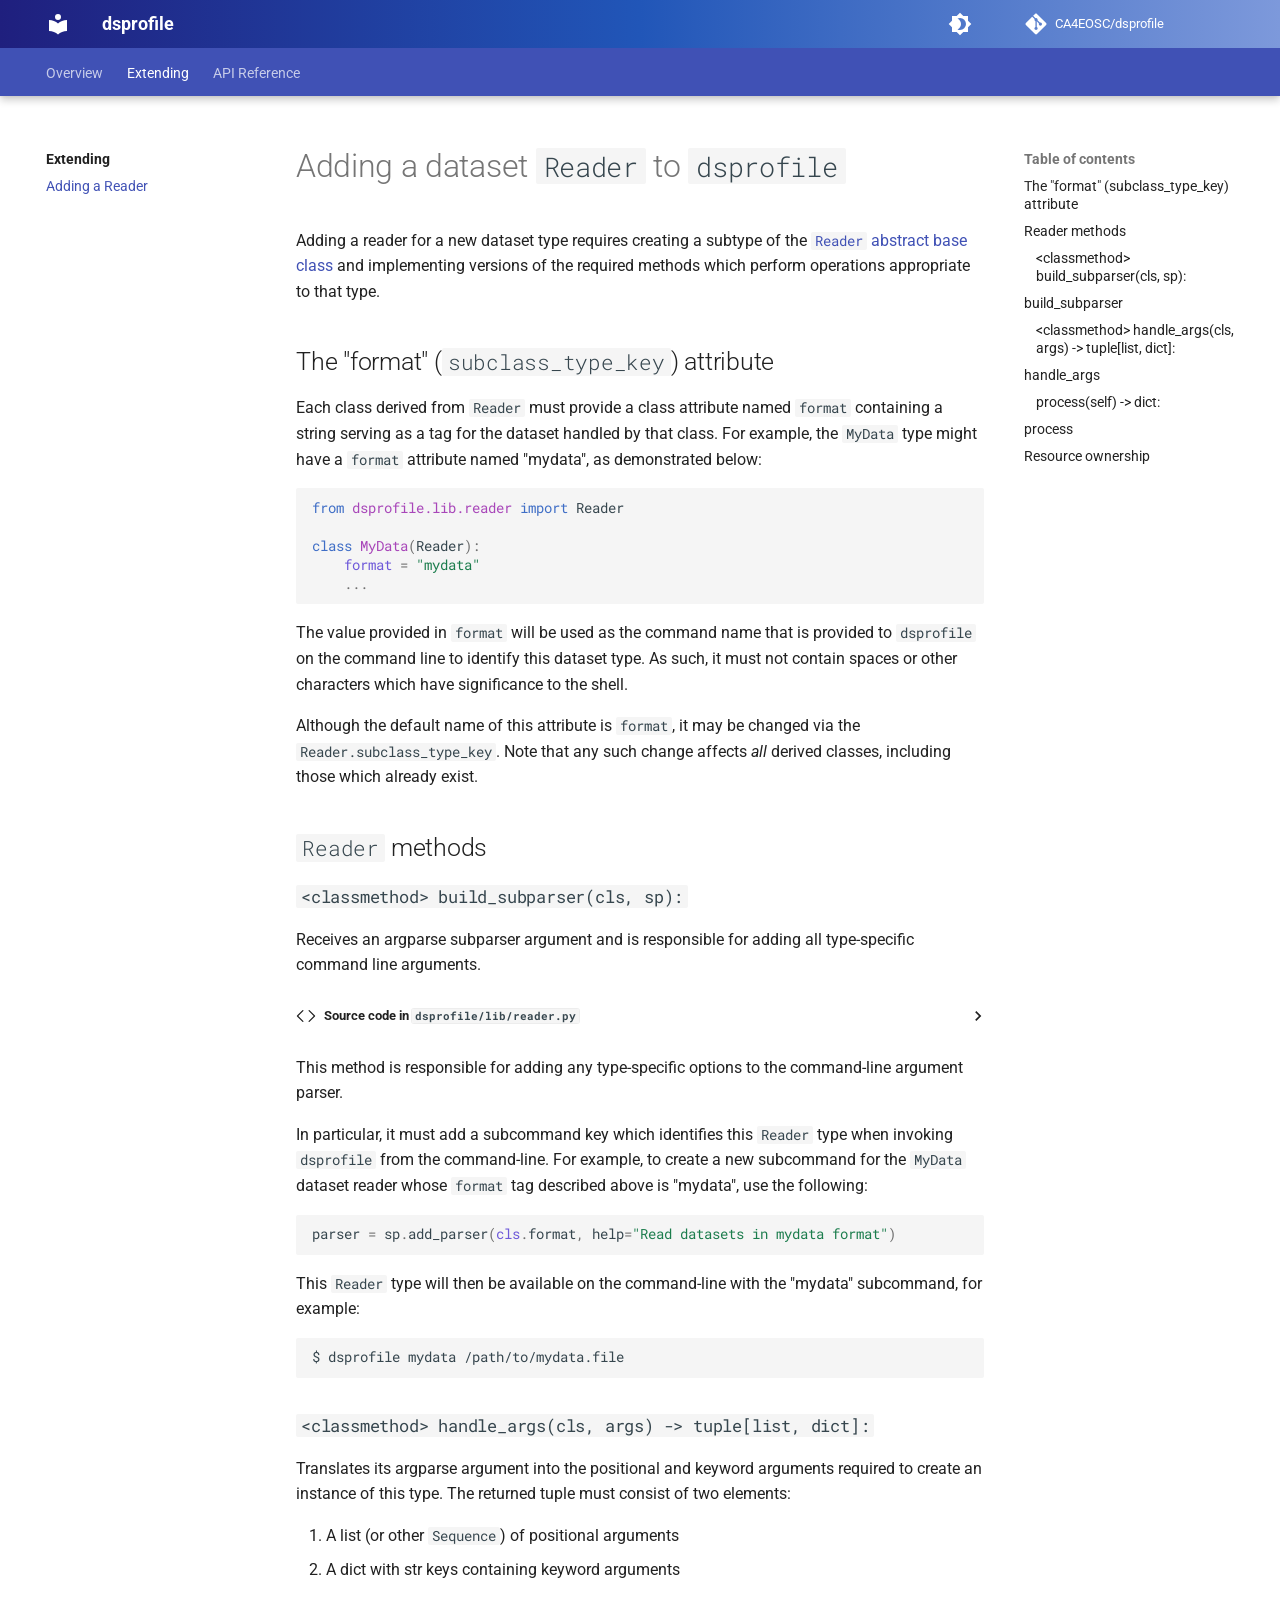
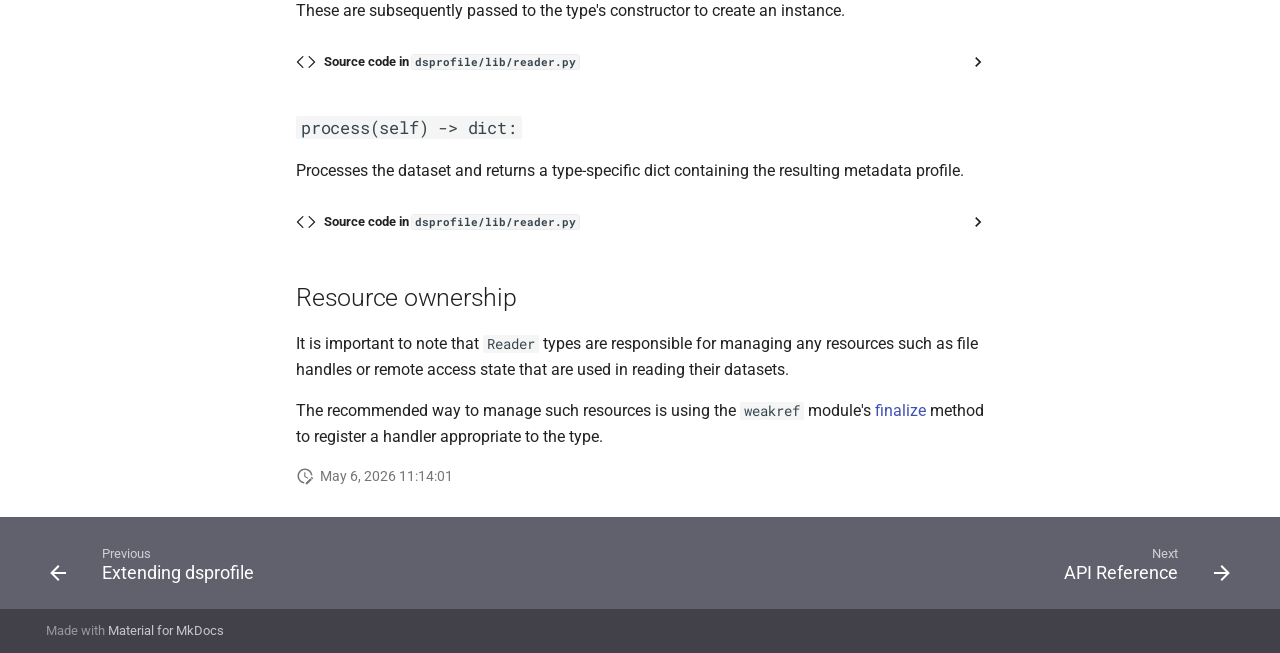
<file: extending/reader/index.html>
<!doctype html>
<html lang="en" class="no-js">
  <head>
    
      <meta charset="utf-8">
      <meta name="viewport" content="width=device-width,initial-scale=1">
      
      
      
      
        <link rel="prev" href="../">
      
      
        <link rel="next" href="../../reference/">
      
      
        
      
      
      <link rel="icon" href="../../assets/images/favicon.png">
      <meta name="generator" content="mkdocs-1.6.1, mkdocs-material-9.7.6">
    
    
      
        <title>Adding a Reader - dsprofile</title>
      
    
    
      <link rel="stylesheet" href="../../assets/stylesheets/main.484c7ddc.min.css">
      
        
        <link rel="stylesheet" href="../../assets/stylesheets/palette.ab4e12ef.min.css">
      
      


    
    
      
    
    
      
        
        
        <link rel="preconnect" href="https://fonts.gstatic.com" crossorigin>
        <link rel="stylesheet" href="https://fonts.googleapis.com/css?family=Roboto:300,300i,400,400i,700,700i%7CRoboto+Mono:400,400i,700,700i&display=fallback">
        <style>:root{--md-text-font:"Roboto";--md-code-font:"Roboto Mono"}</style>
      
    
    
      <link rel="stylesheet" href="../../assets/_mkdocstrings.css">
    
      <link rel="stylesheet" href="../../stylesheets/extra.css">
    
    <script>__md_scope=new URL("../..",location),__md_hash=e=>[...e].reduce(((e,_)=>(e<<5)-e+_.charCodeAt(0)),0),__md_get=(e,_=localStorage,t=__md_scope)=>JSON.parse(_.getItem(t.pathname+"."+e)),__md_set=(e,_,t=localStorage,a=__md_scope)=>{try{t.setItem(a.pathname+"."+e,JSON.stringify(_))}catch(e){}}</script>
    
      

    
    
  </head>
  
  
    
    
      
    
    
    
    
    <body dir="ltr" data-md-color-scheme="default" data-md-color-primary="indigo" data-md-color-accent="amber">
  
    
    <input class="md-toggle" data-md-toggle="drawer" type="checkbox" id="__drawer" autocomplete="off">
    <input class="md-toggle" data-md-toggle="search" type="checkbox" id="__search" autocomplete="off">
    <label class="md-overlay" for="__drawer"></label>
    <div data-md-component="skip">
      
        
        <a href="#adding-a-dataset-reader-to-dsprofile" class="md-skip">
          Skip to content
        </a>
      
    </div>
    <div data-md-component="announce">
      
    </div>
    
    
      

  

<header class="md-header md-header--shadow md-header--lifted" data-md-component="header">
  <nav class="md-header__inner md-grid" aria-label="Header">
    <a href="../.." title="dsprofile" class="md-header__button md-logo" aria-label="dsprofile" data-md-component="logo">
      
  
  <svg xmlns="http://www.w3.org/2000/svg" viewBox="0 0 24 24"><path d="M12 8a3 3 0 0 0 3-3 3 3 0 0 0-3-3 3 3 0 0 0-3 3 3 3 0 0 0 3 3m0 3.54C9.64 9.35 6.5 8 3 8v11c3.5 0 6.64 1.35 9 3.54 2.36-2.19 5.5-3.54 9-3.54V8c-3.5 0-6.64 1.35-9 3.54"/></svg>

    </a>
    <label class="md-header__button md-icon" for="__drawer">
      
      <svg xmlns="http://www.w3.org/2000/svg" viewBox="0 0 24 24"><path d="M3 6h18v2H3zm0 5h18v2H3zm0 5h18v2H3z"/></svg>
    </label>
    <div class="md-header__title" data-md-component="header-title">
      <div class="md-header__ellipsis">
        <div class="md-header__topic">
          <span class="md-ellipsis">
            dsprofile
          </span>
        </div>
        <div class="md-header__topic" data-md-component="header-topic">
          <span class="md-ellipsis">
            
              Adding a Reader
            
          </span>
        </div>
      </div>
    </div>
    
      
        <form class="md-header__option" data-md-component="palette">
  
    
    
    
    <input class="md-option" data-md-color-media="" data-md-color-scheme="default" data-md-color-primary="indigo" data-md-color-accent="amber"  aria-label="Switch to dark mode"  type="radio" name="__palette" id="__palette_0">
    
      <label class="md-header__button md-icon" title="Switch to dark mode" for="__palette_1" hidden>
        <svg xmlns="http://www.w3.org/2000/svg" viewBox="0 0 24 24"><path d="M12 18c-.89 0-1.74-.2-2.5-.55C11.56 16.5 13 14.42 13 12s-1.44-4.5-3.5-5.45C10.26 6.2 11.11 6 12 6a6 6 0 0 1 6 6 6 6 0 0 1-6 6m8-9.31V4h-4.69L12 .69 8.69 4H4v4.69L.69 12 4 15.31V20h4.69L12 23.31 15.31 20H20v-4.69L23.31 12z"/></svg>
      </label>
    
  
    
    
    
    <input class="md-option" data-md-color-media="" data-md-color-scheme="slate" data-md-color-primary="indigo" data-md-color-accent="amber"  aria-label="Switch to light mode"  type="radio" name="__palette" id="__palette_1">
    
      <label class="md-header__button md-icon" title="Switch to light mode" for="__palette_0" hidden>
        <svg xmlns="http://www.w3.org/2000/svg" viewBox="0 0 24 24"><path d="M12 8a4 4 0 0 0-4 4 4 4 0 0 0 4 4 4 4 0 0 0 4-4 4 4 0 0 0-4-4m0 10a6 6 0 0 1-6-6 6 6 0 0 1 6-6 6 6 0 0 1 6 6 6 6 0 0 1-6 6m8-9.31V4h-4.69L12 .69 8.69 4H4v4.69L.69 12 4 15.31V20h4.69L12 23.31 15.31 20H20v-4.69L23.31 12z"/></svg>
      </label>
    
  
</form>
      
    
    
      <script>var palette=__md_get("__palette");if(palette&&palette.color){if("(prefers-color-scheme)"===palette.color.media){var media=matchMedia("(prefers-color-scheme: light)"),input=document.querySelector(media.matches?"[data-md-color-media='(prefers-color-scheme: light)']":"[data-md-color-media='(prefers-color-scheme: dark)']");palette.color.media=input.getAttribute("data-md-color-media"),palette.color.scheme=input.getAttribute("data-md-color-scheme"),palette.color.primary=input.getAttribute("data-md-color-primary"),palette.color.accent=input.getAttribute("data-md-color-accent")}for(var[key,value]of Object.entries(palette.color))document.body.setAttribute("data-md-color-"+key,value)}</script>
    
    
    
    
      <div class="md-header__source">
        <a href="https://github.com/CA4EOSC/dsprofile" title="Go to repository" class="md-source" data-md-component="source">
  <div class="md-source__icon md-icon">
    
    <svg xmlns="http://www.w3.org/2000/svg" viewBox="0 0 448 512"><!--! Font Awesome Free 7.1.0 by @fontawesome - https://fontawesome.com License - https://fontawesome.com/license/free (Icons: CC BY 4.0, Fonts: SIL OFL 1.1, Code: MIT License) Copyright 2025 Fonticons, Inc.--><path d="M439.6 236.1 244 40.5c-5.4-5.5-12.8-8.5-20.4-8.5s-15 3-20.4 8.4L162.5 81l51.5 51.5c27.1-9.1 52.7 16.8 43.4 43.7l49.7 49.7c34.2-11.8 61.2 31 35.5 56.7-26.5 26.5-70.2-2.9-56-37.3L240.3 199v121.9c25.3 12.5 22.3 41.8 9.1 55-6.4 6.4-15.2 10.1-24.3 10.1s-17.8-3.6-24.3-10.1c-17.6-17.6-11.1-46.9 11.2-56v-123c-20.8-8.5-24.6-30.7-18.6-45L142.6 101 8.5 235.1C3 240.6 0 247.9 0 255.5s3 15 8.5 20.4l195.6 195.7c5.4 5.4 12.7 8.4 20.4 8.4s15-3 20.4-8.4l194.7-194.7c5.4-5.4 8.4-12.8 8.4-20.4s-3-15-8.4-20.4"/></svg>
  </div>
  <div class="md-source__repository">
    CA4EOSC/dsprofile
  </div>
</a>
      </div>
    
  </nav>
  
    
      
<nav class="md-tabs" aria-label="Tabs" data-md-component="tabs">
  <div class="md-grid">
    <ul class="md-tabs__list">
      
        
  
  
  
  
    
    
      <li class="md-tabs__item">
        <a href="../.." class="md-tabs__link">
          
  
  
    
  
  Overview

        </a>
      </li>
    
  

      
        
  
  
  
    
  
  
    
    
      <li class="md-tabs__item md-tabs__item--active">
        <a href="../" class="md-tabs__link">
          
  
  
    
  
  Extending

        </a>
      </li>
    
  

      
        
  
  
  
  
    
    
      <li class="md-tabs__item">
        <a href="../../reference/" class="md-tabs__link">
          
  
  
    
  
  API Reference

        </a>
      </li>
    
  

      
    </ul>
  </div>
</nav>
    
  
</header>
    
    <div class="md-container" data-md-component="container">
      
      
        
      
      <main class="md-main" data-md-component="main">
        <div class="md-main__inner md-grid">
          
            
              
              <div class="md-sidebar md-sidebar--primary" data-md-component="sidebar" data-md-type="navigation" >
                <div class="md-sidebar__scrollwrap">
                  <div class="md-sidebar__inner">
                    


  


<nav class="md-nav md-nav--primary md-nav--lifted" aria-label="Navigation" data-md-level="0">
  <label class="md-nav__title" for="__drawer">
    <a href="../.." title="dsprofile" class="md-nav__button md-logo" aria-label="dsprofile" data-md-component="logo">
      
  
  <svg xmlns="http://www.w3.org/2000/svg" viewBox="0 0 24 24"><path d="M12 8a3 3 0 0 0 3-3 3 3 0 0 0-3-3 3 3 0 0 0-3 3 3 3 0 0 0 3 3m0 3.54C9.64 9.35 6.5 8 3 8v11c3.5 0 6.64 1.35 9 3.54 2.36-2.19 5.5-3.54 9-3.54V8c-3.5 0-6.64 1.35-9 3.54"/></svg>

    </a>
    dsprofile
  </label>
  
    <div class="md-nav__source">
      <a href="https://github.com/CA4EOSC/dsprofile" title="Go to repository" class="md-source" data-md-component="source">
  <div class="md-source__icon md-icon">
    
    <svg xmlns="http://www.w3.org/2000/svg" viewBox="0 0 448 512"><!--! Font Awesome Free 7.1.0 by @fontawesome - https://fontawesome.com License - https://fontawesome.com/license/free (Icons: CC BY 4.0, Fonts: SIL OFL 1.1, Code: MIT License) Copyright 2025 Fonticons, Inc.--><path d="M439.6 236.1 244 40.5c-5.4-5.5-12.8-8.5-20.4-8.5s-15 3-20.4 8.4L162.5 81l51.5 51.5c27.1-9.1 52.7 16.8 43.4 43.7l49.7 49.7c34.2-11.8 61.2 31 35.5 56.7-26.5 26.5-70.2-2.9-56-37.3L240.3 199v121.9c25.3 12.5 22.3 41.8 9.1 55-6.4 6.4-15.2 10.1-24.3 10.1s-17.8-3.6-24.3-10.1c-17.6-17.6-11.1-46.9 11.2-56v-123c-20.8-8.5-24.6-30.7-18.6-45L142.6 101 8.5 235.1C3 240.6 0 247.9 0 255.5s3 15 8.5 20.4l195.6 195.7c5.4 5.4 12.7 8.4 20.4 8.4s15-3 20.4-8.4l194.7-194.7c5.4-5.4 8.4-12.8 8.4-20.4s-3-15-8.4-20.4"/></svg>
  </div>
  <div class="md-source__repository">
    CA4EOSC/dsprofile
  </div>
</a>
    </div>
  
  <ul class="md-nav__list" data-md-scrollfix>
    
      
      
  
  
  
  
    
    
      
        
          
        
      
        
      
        
      
        
      
        
      
    
    
    
      
      
    
    
    <li class="md-nav__item md-nav__item--nested">
      
        
        
        <input class="md-nav__toggle md-toggle " type="checkbox" id="__nav_1" >
        
          
          <div class="md-nav__link md-nav__container">
            <a href="../.." class="md-nav__link ">
              
  
  
  <span class="md-ellipsis">
    
  
    Overview
  

    
  </span>
  
  

            </a>
            
              
              <label class="md-nav__link " for="__nav_1" id="__nav_1_label" tabindex="0">
                <span class="md-nav__icon md-icon"></span>
              </label>
            
          </div>
        
        <nav class="md-nav" data-md-level="1" aria-labelledby="__nav_1_label" aria-expanded="false">
          <label class="md-nav__title" for="__nav_1">
            <span class="md-nav__icon md-icon"></span>
            
  
    Overview
  

          </label>
          <ul class="md-nav__list" data-md-scrollfix>
            
              
            
              
                
  
  
  
  
    <li class="md-nav__item">
      <a href="../../install/" class="md-nav__link">
        
  
  
  <span class="md-ellipsis">
    
  
    Installation
  

    
  </span>
  
  

      </a>
    </li>
  

              
            
              
                
  
  
  
  
    <li class="md-nav__item">
      <a href="../../cli/" class="md-nav__link">
        
  
  
  <span class="md-ellipsis">
    
  
    Command-line Reference
  

    
  </span>
  
  

      </a>
    </li>
  

              
            
              
                
  
  
  
  
    <li class="md-nav__item">
      <a href="../../context-attributes/" class="md-nav__link">
        
  
  
  <span class="md-ellipsis">
    
  
    Context Attributes
  

    
  </span>
  
  

      </a>
    </li>
  

              
            
              
                
  
  
  
  
    
    
      
        
          
        
      
        
      
        
      
    
    
    
      
      
    
    
    <li class="md-nav__item md-nav__item--nested">
      
        
        
        <input class="md-nav__toggle md-toggle " type="checkbox" id="__nav_1_5" >
        
          
          <div class="md-nav__link md-nav__container">
            <a href="../../examples/" class="md-nav__link ">
              
  
  
  <span class="md-ellipsis">
    
  
    Examples
  

    
  </span>
  
  

            </a>
            
              
              <label class="md-nav__link " for="__nav_1_5" id="__nav_1_5_label" tabindex="0">
                <span class="md-nav__icon md-icon"></span>
              </label>
            
          </div>
        
        <nav class="md-nav" data-md-level="2" aria-labelledby="__nav_1_5_label" aria-expanded="false">
          <label class="md-nav__title" for="__nav_1_5">
            <span class="md-nav__icon md-icon"></span>
            
  
    Examples
  

          </label>
          <ul class="md-nav__list" data-md-scrollfix>
            
              
            
              
                
  
  
  
  
    <li class="md-nav__item">
      <a href="../../examples/advanced-install/" class="md-nav__link">
        
  
  
  <span class="md-ellipsis">
    
  
    Advanced Installation
  

    
  </span>
  
  

      </a>
    </li>
  

              
            
              
                
  
  
  
  
    <li class="md-nav__item">
      <a href="../../examples/output-config/" class="md-nav__link">
        
  
  
  <span class="md-ellipsis">
    
  
    Configuring Output
  

    
  </span>
  
  

      </a>
    </li>
  

              
            
          </ul>
        </nav>
      
    </li>
  

              
            
          </ul>
        </nav>
      
    </li>
  

    
      
      
  
  
    
  
  
  
    
    
      
        
          
        
      
        
      
    
    
    
      
        
        
      
      
    
    
    <li class="md-nav__item md-nav__item--active md-nav__item--section md-nav__item--nested">
      
        
        
        <input class="md-nav__toggle md-toggle " type="checkbox" id="__nav_2" checked>
        
          
          <div class="md-nav__link md-nav__container">
            <a href="../" class="md-nav__link ">
              
  
  
  <span class="md-ellipsis">
    
  
    Extending
  

    
  </span>
  
  

            </a>
            
              
              <label class="md-nav__link " for="__nav_2" id="__nav_2_label" tabindex="">
                <span class="md-nav__icon md-icon"></span>
              </label>
            
          </div>
        
        <nav class="md-nav" data-md-level="1" aria-labelledby="__nav_2_label" aria-expanded="true">
          <label class="md-nav__title" for="__nav_2">
            <span class="md-nav__icon md-icon"></span>
            
  
    Extending
  

          </label>
          <ul class="md-nav__list" data-md-scrollfix>
            
              
            
              
                
  
  
    
  
  
  
    <li class="md-nav__item md-nav__item--active">
      
      <input class="md-nav__toggle md-toggle" type="checkbox" id="__toc">
      
      
        
      
      
        <label class="md-nav__link md-nav__link--active" for="__toc">
          
  
  
  <span class="md-ellipsis">
    
  
    Adding a Reader
  

    
  </span>
  
  

          <span class="md-nav__icon md-icon"></span>
        </label>
      
      <a href="./" class="md-nav__link md-nav__link--active">
        
  
  
  <span class="md-ellipsis">
    
  
    Adding a Reader
  

    
  </span>
  
  

      </a>
      
        

<nav class="md-nav md-nav--secondary" aria-label="Table of contents">
  
  
  
    
  
  
    <label class="md-nav__title" for="__toc">
      <span class="md-nav__icon md-icon"></span>
      Table of contents
    </label>
    <ul class="md-nav__list" data-md-component="toc" data-md-scrollfix>
      
        <li class="md-nav__item">
  <a href="#the-format-subclass_type_key-attribute" class="md-nav__link">
    <span class="md-ellipsis">
      
        The "format" (subclass_type_key) attribute
      
    </span>
  </a>
  
</li>
      
        <li class="md-nav__item">
  <a href="#reader-methods" class="md-nav__link">
    <span class="md-ellipsis">
      
        Reader methods
      
    </span>
  </a>
  
    <nav class="md-nav" aria-label="Reader methods">
      <ul class="md-nav__list">
        
          <li class="md-nav__item">
  <a href="#classmethod-build_subparsercls-sp" class="md-nav__link">
    <span class="md-ellipsis">
      
        &lt;classmethod&gt; build_subparser(cls, sp):
      
    </span>
  </a>
  
</li>
        
      </ul>
    </nav>
  
</li>
      
        <li class="md-nav__item">
  <a href="#dsprofile.lib.reader.Reader.build_subparser" class="md-nav__link">
    <span class="md-ellipsis">
      
        build_subparser
      
    </span>
  </a>
  
    <nav class="md-nav" aria-label="build_subparser">
      <ul class="md-nav__list">
        
          <li class="md-nav__item">
  <a href="#classmethod-handle_argscls-args-tuplelist-dict" class="md-nav__link">
    <span class="md-ellipsis">
      
        &lt;classmethod&gt; handle_args(cls, args) -&gt; tuple[list, dict]:
      
    </span>
  </a>
  
</li>
        
      </ul>
    </nav>
  
</li>
      
        <li class="md-nav__item">
  <a href="#dsprofile.lib.reader.Reader.handle_args" class="md-nav__link">
    <span class="md-ellipsis">
      
        handle_args
      
    </span>
  </a>
  
    <nav class="md-nav" aria-label="handle_args">
      <ul class="md-nav__list">
        
          <li class="md-nav__item">
  <a href="#processself-dict" class="md-nav__link">
    <span class="md-ellipsis">
      
        process(self) -&gt; dict:
      
    </span>
  </a>
  
</li>
        
      </ul>
    </nav>
  
</li>
      
        <li class="md-nav__item">
  <a href="#dsprofile.lib.reader.Reader.process" class="md-nav__link">
    <span class="md-ellipsis">
      
        process
      
    </span>
  </a>
  
</li>
      
        <li class="md-nav__item">
  <a href="#resource-ownership" class="md-nav__link">
    <span class="md-ellipsis">
      
        Resource ownership
      
    </span>
  </a>
  
</li>
      
    </ul>
  
</nav>
      
    </li>
  

              
            
          </ul>
        </nav>
      
    </li>
  

    
      
      
  
  
  
  
    
    
      
        
          
        
      
        
      
        
      
    
    
    
      
      
    
    
    <li class="md-nav__item md-nav__item--nested">
      
        
        
        <input class="md-nav__toggle md-toggle " type="checkbox" id="__nav_3" >
        
          
          <div class="md-nav__link md-nav__container">
            <a href="../../reference/" class="md-nav__link ">
              
  
  
  <span class="md-ellipsis">
    
  
    API Reference
  

    
  </span>
  
  

            </a>
            
              
              <label class="md-nav__link " for="__nav_3" id="__nav_3_label" tabindex="0">
                <span class="md-nav__icon md-icon"></span>
              </label>
            
          </div>
        
        <nav class="md-nav" data-md-level="1" aria-labelledby="__nav_3_label" aria-expanded="false">
          <label class="md-nav__title" for="__nav_3">
            <span class="md-nav__icon md-icon"></span>
            
  
    API Reference
  

          </label>
          <ul class="md-nav__list" data-md-scrollfix>
            
              
            
              
                
  
  
  
  
    <li class="md-nav__item">
      <a href="../../reference/reader/" class="md-nav__link">
        
  
  
  <span class="md-ellipsis">
    
  
    The Reader class
  

    
  </span>
  
  

      </a>
    </li>
  

              
            
              
                
  
  
  
  
    <li class="md-nav__item">
      <a href="../../reference/utils/" class="md-nav__link">
        
  
  
  <span class="md-ellipsis">
    
  
    Utilities
  

    
  </span>
  
  

      </a>
    </li>
  

              
            
          </ul>
        </nav>
      
    </li>
  

    
  </ul>
</nav>
                  </div>
                </div>
              </div>
            
            
              
              <div class="md-sidebar md-sidebar--secondary" data-md-component="sidebar" data-md-type="toc" >
                <div class="md-sidebar__scrollwrap">
                  <div class="md-sidebar__inner">
                    

<nav class="md-nav md-nav--secondary" aria-label="Table of contents">
  
  
  
    
  
  
    <label class="md-nav__title" for="__toc">
      <span class="md-nav__icon md-icon"></span>
      Table of contents
    </label>
    <ul class="md-nav__list" data-md-component="toc" data-md-scrollfix>
      
        <li class="md-nav__item">
  <a href="#the-format-subclass_type_key-attribute" class="md-nav__link">
    <span class="md-ellipsis">
      
        The "format" (subclass_type_key) attribute
      
    </span>
  </a>
  
</li>
      
        <li class="md-nav__item">
  <a href="#reader-methods" class="md-nav__link">
    <span class="md-ellipsis">
      
        Reader methods
      
    </span>
  </a>
  
    <nav class="md-nav" aria-label="Reader methods">
      <ul class="md-nav__list">
        
          <li class="md-nav__item">
  <a href="#classmethod-build_subparsercls-sp" class="md-nav__link">
    <span class="md-ellipsis">
      
        &lt;classmethod&gt; build_subparser(cls, sp):
      
    </span>
  </a>
  
</li>
        
      </ul>
    </nav>
  
</li>
      
        <li class="md-nav__item">
  <a href="#dsprofile.lib.reader.Reader.build_subparser" class="md-nav__link">
    <span class="md-ellipsis">
      
        build_subparser
      
    </span>
  </a>
  
    <nav class="md-nav" aria-label="build_subparser">
      <ul class="md-nav__list">
        
          <li class="md-nav__item">
  <a href="#classmethod-handle_argscls-args-tuplelist-dict" class="md-nav__link">
    <span class="md-ellipsis">
      
        &lt;classmethod&gt; handle_args(cls, args) -&gt; tuple[list, dict]:
      
    </span>
  </a>
  
</li>
        
      </ul>
    </nav>
  
</li>
      
        <li class="md-nav__item">
  <a href="#dsprofile.lib.reader.Reader.handle_args" class="md-nav__link">
    <span class="md-ellipsis">
      
        handle_args
      
    </span>
  </a>
  
    <nav class="md-nav" aria-label="handle_args">
      <ul class="md-nav__list">
        
          <li class="md-nav__item">
  <a href="#processself-dict" class="md-nav__link">
    <span class="md-ellipsis">
      
        process(self) -&gt; dict:
      
    </span>
  </a>
  
</li>
        
      </ul>
    </nav>
  
</li>
      
        <li class="md-nav__item">
  <a href="#dsprofile.lib.reader.Reader.process" class="md-nav__link">
    <span class="md-ellipsis">
      
        process
      
    </span>
  </a>
  
</li>
      
        <li class="md-nav__item">
  <a href="#resource-ownership" class="md-nav__link">
    <span class="md-ellipsis">
      
        Resource ownership
      
    </span>
  </a>
  
</li>
      
    </ul>
  
</nav>
                  </div>
                </div>
              </div>
            
          
          
            <div class="md-content" data-md-component="content">
              
              <article class="md-content__inner md-typeset">
                
                  


  
  


<h1 id="adding-a-dataset-reader-to-dsprofile">Adding a dataset <code>Reader</code> to <code>dsprofile</code></h1>
<p>Adding a reader for a new dataset type requires creating a subtype
of the <a href="../../reference/reader/"><code>Reader</code> abstract base class</a> and
implementing versions of the required methods which perform operations
appropriate to that type.</p>
<h2 id="the-format-subclass_type_key-attribute">The "format" (<code>subclass_type_key</code>) attribute</h2>
<p>Each class derived from <code>Reader</code> must provide a class attribute
named <code>format</code> containing a string serving as a tag for the dataset
handled by that class. For example, the <code>MyData</code> type might have
a <code>format</code> attribute named "mydata", as demonstrated below:</p>
<div class="language-python highlight"><pre><span></span><code><span id="__span-0-1"><a id="__codelineno-0-1" name="__codelineno-0-1" href="#__codelineno-0-1"></a><span class="kn">from</span><span class="w"> </span><span class="nn">dsprofile.lib.reader</span><span class="w"> </span><span class="kn">import</span> <span class="n">Reader</span>
</span><span id="__span-0-2"><a id="__codelineno-0-2" name="__codelineno-0-2" href="#__codelineno-0-2"></a>
</span><span id="__span-0-3"><a id="__codelineno-0-3" name="__codelineno-0-3" href="#__codelineno-0-3"></a><span class="k">class</span><span class="w"> </span><span class="nc">MyData</span><span class="p">(</span><span class="n">Reader</span><span class="p">):</span>
</span><span id="__span-0-4"><a id="__codelineno-0-4" name="__codelineno-0-4" href="#__codelineno-0-4"></a>    <span class="nb">format</span> <span class="o">=</span> <span class="s2">&quot;mydata&quot;</span>
</span><span id="__span-0-5"><a id="__codelineno-0-5" name="__codelineno-0-5" href="#__codelineno-0-5"></a>    <span class="o">...</span>
</span></code></pre></div>
<p>The value provided in <code>format</code> will be used as the command name
that is provided to <code>dsprofile</code> on the command line to identify
this dataset type. As such, it must not contain spaces or other
characters which have significance to the shell.</p>
<p>Although the default name of this attribute is <code>format</code>, it may be
changed via the <code>Reader.subclass_type_key</code>. Note that any such change
affects <em>all</em> derived classes, including those which already exist. </p>
<h2 id="reader-methods"><code>Reader</code> methods</h2>
<h3 id="classmethod-build_subparsercls-sp"><code>&lt;classmethod&gt; build_subparser(cls, sp):</code></h3>


<div class="doc doc-object doc-function">



<a id="dsprofile.lib.reader.Reader.build_subparser"></a>
    <div class="doc doc-contents first">

        <p>Receives an argparse subparser argument <sp> and is responsible
for adding all type-specific command line arguments.</p>


            <details class="mkdocstrings-source">
              <summary>Source code in <code>dsprofile/lib/reader.py</code></summary>
              <div class="language-python highlight"><table class="highlighttable"><tr><td class="linenos"><div class="linenodiv"><pre><span></span><span class="normal"><a href="#__codelineno-0-34">34</a></span>
<span class="normal"><a href="#__codelineno-0-35">35</a></span>
<span class="normal"><a href="#__codelineno-0-36">36</a></span>
<span class="normal"><a href="#__codelineno-0-37">37</a></span>
<span class="normal"><a href="#__codelineno-0-38">38</a></span>
<span class="normal"><a href="#__codelineno-0-39">39</a></span>
<span class="normal"><a href="#__codelineno-0-40">40</a></span>
<span class="normal"><a href="#__codelineno-0-41">41</a></span></pre></div></td><td class="code"><div><pre><span></span><code><span id="__span-0-34"><a id="__codelineno-0-34" name="__codelineno-0-34"></a><span class="nd">@classmethod</span>
</span><span id="__span-0-35"><a id="__codelineno-0-35" name="__codelineno-0-35"></a><span class="nd">@abstractmethod</span>
</span><span id="__span-0-36"><a id="__codelineno-0-36" name="__codelineno-0-36"></a><span class="k">def</span><span class="w"> </span><span class="nf">build_subparser</span><span class="p">(</span><span class="bp">cls</span><span class="p">,</span> <span class="n">sp</span><span class="p">):</span>
</span><span id="__span-0-37"><a id="__codelineno-0-37" name="__codelineno-0-37"></a><span class="w">    </span><span class="sd">&quot;&quot;&quot;</span>
</span><span id="__span-0-38"><a id="__codelineno-0-38" name="__codelineno-0-38"></a><span class="sd">      Receives an argparse subparser argument &lt;sp&gt; and is responsible</span>
</span><span id="__span-0-39"><a id="__codelineno-0-39" name="__codelineno-0-39"></a><span class="sd">      for adding all type-specific command line arguments.</span>
</span><span id="__span-0-40"><a id="__codelineno-0-40" name="__codelineno-0-40"></a><span class="sd">    &quot;&quot;&quot;</span>
</span><span id="__span-0-41"><a id="__codelineno-0-41" name="__codelineno-0-41"></a>    <span class="k">pass</span>
</span></code></pre></div></td></tr></table></div>
            </details>
    </div>

</div><p>This method is responsible for adding any type-specific options
to the command-line argument parser.</p>
<p>In particular, it must add a subcommand key which identifies this
<code>Reader</code> type when invoking <code>dsprofile</code> from the command-line. For
example, to create a new subcommand for the <code>MyData</code> dataset reader
whose <code>format</code> tag described above is "mydata", use the following:</p>
<div class="language-python highlight"><pre><span></span><code><span id="__span-1-1"><a id="__codelineno-1-1" name="__codelineno-1-1" href="#__codelineno-1-1"></a><span class="n">parser</span> <span class="o">=</span> <span class="n">sp</span><span class="o">.</span><span class="n">add_parser</span><span class="p">(</span><span class="bp">cls</span><span class="o">.</span><span class="n">format</span><span class="p">,</span> <span class="n">help</span><span class="o">=</span><span class="s2">&quot;Read datasets in mydata format&quot;</span><span class="p">)</span>
</span></code></pre></div>
<p>This <code>Reader</code> type will then be available on the command-line with the
"mydata" subcommand, for example:</p>
<div class="language-text highlight"><pre><span></span><code><span id="__span-2-1"><a id="__codelineno-2-1" name="__codelineno-2-1" href="#__codelineno-2-1"></a>$ dsprofile mydata /path/to/mydata.file
</span></code></pre></div>
<h3 id="classmethod-handle_argscls-args-tuplelist-dict"><code>&lt;classmethod&gt; handle_args(cls, args) -&gt; tuple[list, dict]:</code></h3>


<div class="doc doc-object doc-function">



<a id="dsprofile.lib.reader.Reader.handle_args"></a>
    <div class="doc doc-contents first">

        <p>Translates its argparse <args> argument into the positional
and keyword arguments required to create an instance of this
type.
The returned tuple must consist of two elements:</p>
<ol>
<li>A list (or other <code>Sequence</code>) of positional arguments</li>
<li>A dict with str keys containing keyword arguments</li>
</ol>
<p>These are subsequently passed to the type's constructor
to create an instance.</p>


            <details class="mkdocstrings-source">
              <summary>Source code in <code>dsprofile/lib/reader.py</code></summary>
              <div class="language-python highlight"><table class="highlighttable"><tr><td class="linenos"><div class="linenodiv"><pre><span></span><span class="normal"><a href="#__codelineno-0-43">43</a></span>
<span class="normal"><a href="#__codelineno-0-44">44</a></span>
<span class="normal"><a href="#__codelineno-0-45">45</a></span>
<span class="normal"><a href="#__codelineno-0-46">46</a></span>
<span class="normal"><a href="#__codelineno-0-47">47</a></span>
<span class="normal"><a href="#__codelineno-0-48">48</a></span>
<span class="normal"><a href="#__codelineno-0-49">49</a></span>
<span class="normal"><a href="#__codelineno-0-50">50</a></span>
<span class="normal"><a href="#__codelineno-0-51">51</a></span>
<span class="normal"><a href="#__codelineno-0-52">52</a></span>
<span class="normal"><a href="#__codelineno-0-53">53</a></span>
<span class="normal"><a href="#__codelineno-0-54">54</a></span>
<span class="normal"><a href="#__codelineno-0-55">55</a></span>
<span class="normal"><a href="#__codelineno-0-56">56</a></span>
<span class="normal"><a href="#__codelineno-0-57">57</a></span>
<span class="normal"><a href="#__codelineno-0-58">58</a></span></pre></div></td><td class="code"><div><pre><span></span><code><span id="__span-0-43"><a id="__codelineno-0-43" name="__codelineno-0-43"></a><span class="nd">@classmethod</span>
</span><span id="__span-0-44"><a id="__codelineno-0-44" name="__codelineno-0-44"></a><span class="nd">@abstractmethod</span>
</span><span id="__span-0-45"><a id="__codelineno-0-45" name="__codelineno-0-45"></a><span class="k">def</span><span class="w"> </span><span class="nf">handle_args</span><span class="p">(</span><span class="bp">cls</span><span class="p">,</span> <span class="n">args</span><span class="p">)</span> <span class="o">-&gt;</span> <span class="nb">tuple</span><span class="p">[</span><span class="nb">list</span><span class="p">,</span> <span class="nb">dict</span><span class="p">]:</span>
</span><span id="__span-0-46"><a id="__codelineno-0-46" name="__codelineno-0-46"></a><span class="w">    </span><span class="sd">&quot;&quot;&quot;</span>
</span><span id="__span-0-47"><a id="__codelineno-0-47" name="__codelineno-0-47"></a><span class="sd">      Translates its argparse &lt;args&gt; argument into the positional</span>
</span><span id="__span-0-48"><a id="__codelineno-0-48" name="__codelineno-0-48"></a><span class="sd">      and keyword arguments required to create an instance of this</span>
</span><span id="__span-0-49"><a id="__codelineno-0-49" name="__codelineno-0-49"></a><span class="sd">      type.</span>
</span><span id="__span-0-50"><a id="__codelineno-0-50" name="__codelineno-0-50"></a><span class="sd">      The returned tuple must consist of two elements:</span>
</span><span id="__span-0-51"><a id="__codelineno-0-51" name="__codelineno-0-51"></a>
</span><span id="__span-0-52"><a id="__codelineno-0-52" name="__codelineno-0-52"></a><span class="sd">        1. A list (or other `Sequence`) of positional arguments</span>
</span><span id="__span-0-53"><a id="__codelineno-0-53" name="__codelineno-0-53"></a><span class="sd">        2. A dict with str keys containing keyword arguments</span>
</span><span id="__span-0-54"><a id="__codelineno-0-54" name="__codelineno-0-54"></a>
</span><span id="__span-0-55"><a id="__codelineno-0-55" name="__codelineno-0-55"></a><span class="sd">      These are subsequently passed to the type&#39;s constructor</span>
</span><span id="__span-0-56"><a id="__codelineno-0-56" name="__codelineno-0-56"></a><span class="sd">      to create an instance.</span>
</span><span id="__span-0-57"><a id="__codelineno-0-57" name="__codelineno-0-57"></a><span class="sd">    &quot;&quot;&quot;</span>
</span><span id="__span-0-58"><a id="__codelineno-0-58" name="__codelineno-0-58"></a>    <span class="k">pass</span>
</span></code></pre></div></td></tr></table></div>
            </details>
    </div>

</div><h3 id="processself-dict"><code>process(self) -&gt; dict:</code></h3>


<div class="doc doc-object doc-function">



<a id="dsprofile.lib.reader.Reader.process"></a>
    <div class="doc doc-contents first">

        <p>Processes the dataset and returns a type-specific dict containing
the resulting metadata profile.</p>


            <details class="mkdocstrings-source">
              <summary>Source code in <code>dsprofile/lib/reader.py</code></summary>
              <div class="language-python highlight"><table class="highlighttable"><tr><td class="linenos"><div class="linenodiv"><pre><span></span><span class="normal"><a href="#__codelineno-0-60">60</a></span>
<span class="normal"><a href="#__codelineno-0-61">61</a></span>
<span class="normal"><a href="#__codelineno-0-62">62</a></span>
<span class="normal"><a href="#__codelineno-0-63">63</a></span>
<span class="normal"><a href="#__codelineno-0-64">64</a></span>
<span class="normal"><a href="#__codelineno-0-65">65</a></span>
<span class="normal"><a href="#__codelineno-0-66">66</a></span></pre></div></td><td class="code"><div><pre><span></span><code><span id="__span-0-60"><a id="__codelineno-0-60" name="__codelineno-0-60"></a><span class="nd">@abstractmethod</span>
</span><span id="__span-0-61"><a id="__codelineno-0-61" name="__codelineno-0-61"></a><span class="k">def</span><span class="w"> </span><span class="nf">process</span><span class="p">(</span><span class="bp">self</span><span class="p">)</span> <span class="o">-&gt;</span> <span class="nb">dict</span><span class="p">:</span>
</span><span id="__span-0-62"><a id="__codelineno-0-62" name="__codelineno-0-62"></a><span class="w">    </span><span class="sd">&quot;&quot;&quot;</span>
</span><span id="__span-0-63"><a id="__codelineno-0-63" name="__codelineno-0-63"></a><span class="sd">      Processes the dataset and returns a type-specific dict containing</span>
</span><span id="__span-0-64"><a id="__codelineno-0-64" name="__codelineno-0-64"></a><span class="sd">      the resulting metadata profile.</span>
</span><span id="__span-0-65"><a id="__codelineno-0-65" name="__codelineno-0-65"></a><span class="sd">    &quot;&quot;&quot;</span>
</span><span id="__span-0-66"><a id="__codelineno-0-66" name="__codelineno-0-66"></a>    <span class="k">pass</span>
</span></code></pre></div></td></tr></table></div>
            </details>
    </div>

</div><h2 id="resource-ownership">Resource ownership</h2>
<p>It is important to note that <code>Reader</code> types are responsible for
managing any resources such as file handles or remote access state
that are used in reading their datasets.</p>
<p>The recommended way to manage such resources is using the <code>weakref</code>
module's <a href="https://docs.python.org/3/library/weakref.html#finalizer-objects">finalize</a>
method to register a handler appropriate to the type.</p>







  
    
  
  


  <aside class="md-source-file">
    
      
  <span class="md-source-file__fact">
    <span class="md-icon" title="Last update">
      <svg xmlns="http://www.w3.org/2000/svg" viewBox="0 0 24 24"><path d="M21 13.1c-.1 0-.3.1-.4.2l-1 1 2.1 2.1 1-1c.2-.2.2-.6 0-.8l-1.3-1.3c-.1-.1-.2-.2-.4-.2m-1.9 1.8-6.1 6V23h2.1l6.1-6.1zM12.5 7v5.2l4 2.4-1 1L11 13V7zM11 21.9c-5.1-.5-9-4.8-9-9.9C2 6.5 6.5 2 12 2c5.3 0 9.6 4.1 10 9.3-.3-.1-.6-.2-1-.2s-.7.1-1 .2C19.6 7.2 16.2 4 12 4c-4.4 0-8 3.6-8 8 0 4.1 3.1 7.5 7.1 7.9l-.1.2z"/></svg>
    </span>
    <span class="git-revision-date-localized-plugin git-revision-date-localized-plugin-datetime" title="May 6, 2026 11:14:01 UTC">May 6, 2026 11:14:01</span>
  </span>

    
    
    
    
  </aside>





                
              </article>
            </div>
          
          
<script>var target=document.getElementById(location.hash.slice(1));target&&target.name&&(target.checked=target.name.startsWith("__tabbed_"))</script>
        </div>
        
          <button type="button" class="md-top md-icon" data-md-component="top" hidden>
  
  <svg xmlns="http://www.w3.org/2000/svg" viewBox="0 0 24 24"><path d="M13 20h-2V8l-5.5 5.5-1.42-1.42L12 4.16l7.92 7.92-1.42 1.42L13 8z"/></svg>
  Back to top
</button>
        
      </main>
      
        <footer class="md-footer">
  
    
      
      <nav class="md-footer__inner md-grid" aria-label="Footer" >
        
          
          <a href="../" class="md-footer__link md-footer__link--prev" aria-label="Previous: Extending dsprofile">
            <div class="md-footer__button md-icon">
              
              <svg xmlns="http://www.w3.org/2000/svg" viewBox="0 0 24 24"><path d="M20 11v2H8l5.5 5.5-1.42 1.42L4.16 12l7.92-7.92L13.5 5.5 8 11z"/></svg>
            </div>
            <div class="md-footer__title">
              <span class="md-footer__direction">
                Previous
              </span>
              <div class="md-ellipsis">
                Extending dsprofile
              </div>
            </div>
          </a>
        
        
          
          <a href="../../reference/" class="md-footer__link md-footer__link--next" aria-label="Next: API Reference">
            <div class="md-footer__title">
              <span class="md-footer__direction">
                Next
              </span>
              <div class="md-ellipsis">
                API Reference
              </div>
            </div>
            <div class="md-footer__button md-icon">
              
              <svg xmlns="http://www.w3.org/2000/svg" viewBox="0 0 24 24"><path d="M4 11v2h12l-5.5 5.5 1.42 1.42L19.84 12l-7.92-7.92L10.5 5.5 16 11z"/></svg>
            </div>
          </a>
        
      </nav>
    
  
  <div class="md-footer-meta md-typeset">
    <div class="md-footer-meta__inner md-grid">
      <div class="md-copyright">
  
  
    Made with
    <a href="https://squidfunk.github.io/mkdocs-material/" target="_blank" rel="noopener">
      Material for MkDocs
    </a>
  
</div>
      
    </div>
  </div>
</footer>
      
    </div>
    <div class="md-dialog" data-md-component="dialog">
      <div class="md-dialog__inner md-typeset"></div>
    </div>
    
    
    
      
      
      <script id="__config" type="application/json">{"annotate": null, "base": "../..", "features": ["navigation.indices", "navigation.indexes", "navigation.footer", "navigation.top", "navigation.tabs", "navigation.tabs.sticky", "navigation.tracking"], "search": "../../assets/javascripts/workers/search.2c215733.min.js", "tags": null, "translations": {"clipboard.copied": "Copied to clipboard", "clipboard.copy": "Copy to clipboard", "search.result.more.one": "1 more on this page", "search.result.more.other": "# more on this page", "search.result.none": "No matching documents", "search.result.one": "1 matching document", "search.result.other": "# matching documents", "search.result.placeholder": "Type to start searching", "search.result.term.missing": "Missing", "select.version": "Select version"}, "version": null}</script>
    
    
      <script src="../../assets/javascripts/bundle.79ae519e.min.js"></script>
      
    
  </body>
</html>
</file>
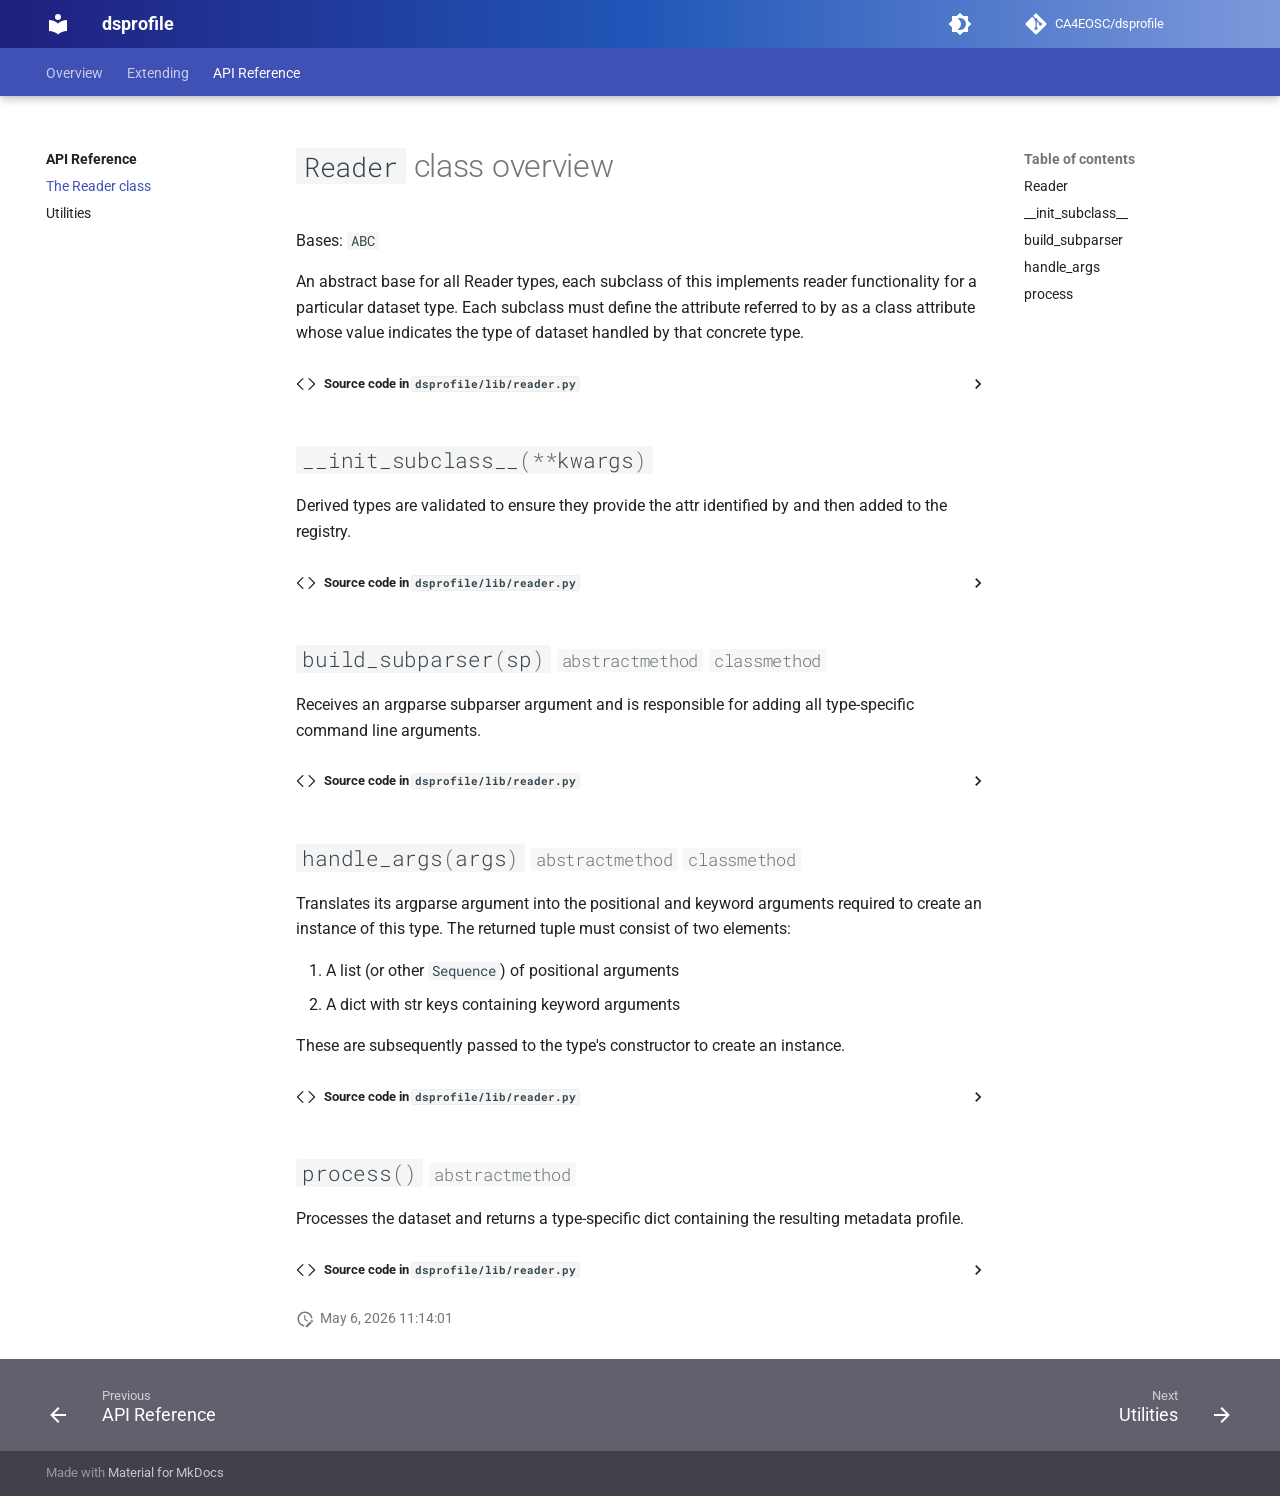
<file: reference/reader/index.html>
<!doctype html>
<html lang="en" class="no-js">
  <head>
    
      <meta charset="utf-8">
      <meta name="viewport" content="width=device-width,initial-scale=1">
      
      
      
      
        <link rel="prev" href="../">
      
      
        <link rel="next" href="../utils/">
      
      
        
      
      
      <link rel="icon" href="../../assets/images/favicon.png">
      <meta name="generator" content="mkdocs-1.6.1, mkdocs-material-9.7.6">
    
    
      
        <title>The Reader class - dsprofile</title>
      
    
    
      <link rel="stylesheet" href="../../assets/stylesheets/main.484c7ddc.min.css">
      
        
        <link rel="stylesheet" href="../../assets/stylesheets/palette.ab4e12ef.min.css">
      
      


    
    
      
    
    
      
        
        
        <link rel="preconnect" href="https://fonts.gstatic.com" crossorigin>
        <link rel="stylesheet" href="https://fonts.googleapis.com/css?family=Roboto:300,300i,400,400i,700,700i%7CRoboto+Mono:400,400i,700,700i&display=fallback">
        <style>:root{--md-text-font:"Roboto";--md-code-font:"Roboto Mono"}</style>
      
    
    
      <link rel="stylesheet" href="../../assets/_mkdocstrings.css">
    
      <link rel="stylesheet" href="../../stylesheets/extra.css">
    
    <script>__md_scope=new URL("../..",location),__md_hash=e=>[...e].reduce(((e,_)=>(e<<5)-e+_.charCodeAt(0)),0),__md_get=(e,_=localStorage,t=__md_scope)=>JSON.parse(_.getItem(t.pathname+"."+e)),__md_set=(e,_,t=localStorage,a=__md_scope)=>{try{t.setItem(a.pathname+"."+e,JSON.stringify(_))}catch(e){}}</script>
    
      

    
    
  </head>
  
  
    
    
      
    
    
    
    
    <body dir="ltr" data-md-color-scheme="default" data-md-color-primary="indigo" data-md-color-accent="amber">
  
    
    <input class="md-toggle" data-md-toggle="drawer" type="checkbox" id="__drawer" autocomplete="off">
    <input class="md-toggle" data-md-toggle="search" type="checkbox" id="__search" autocomplete="off">
    <label class="md-overlay" for="__drawer"></label>
    <div data-md-component="skip">
      
        
        <a href="#reader-class-overview" class="md-skip">
          Skip to content
        </a>
      
    </div>
    <div data-md-component="announce">
      
    </div>
    
    
      

  

<header class="md-header md-header--shadow md-header--lifted" data-md-component="header">
  <nav class="md-header__inner md-grid" aria-label="Header">
    <a href="../.." title="dsprofile" class="md-header__button md-logo" aria-label="dsprofile" data-md-component="logo">
      
  
  <svg xmlns="http://www.w3.org/2000/svg" viewBox="0 0 24 24"><path d="M12 8a3 3 0 0 0 3-3 3 3 0 0 0-3-3 3 3 0 0 0-3 3 3 3 0 0 0 3 3m0 3.54C9.64 9.35 6.5 8 3 8v11c3.5 0 6.64 1.35 9 3.54 2.36-2.19 5.5-3.54 9-3.54V8c-3.5 0-6.64 1.35-9 3.54"/></svg>

    </a>
    <label class="md-header__button md-icon" for="__drawer">
      
      <svg xmlns="http://www.w3.org/2000/svg" viewBox="0 0 24 24"><path d="M3 6h18v2H3zm0 5h18v2H3zm0 5h18v2H3z"/></svg>
    </label>
    <div class="md-header__title" data-md-component="header-title">
      <div class="md-header__ellipsis">
        <div class="md-header__topic">
          <span class="md-ellipsis">
            dsprofile
          </span>
        </div>
        <div class="md-header__topic" data-md-component="header-topic">
          <span class="md-ellipsis">
            
              The Reader class
            
          </span>
        </div>
      </div>
    </div>
    
      
        <form class="md-header__option" data-md-component="palette">
  
    
    
    
    <input class="md-option" data-md-color-media="" data-md-color-scheme="default" data-md-color-primary="indigo" data-md-color-accent="amber"  aria-label="Switch to dark mode"  type="radio" name="__palette" id="__palette_0">
    
      <label class="md-header__button md-icon" title="Switch to dark mode" for="__palette_1" hidden>
        <svg xmlns="http://www.w3.org/2000/svg" viewBox="0 0 24 24"><path d="M12 18c-.89 0-1.74-.2-2.5-.55C11.56 16.5 13 14.42 13 12s-1.44-4.5-3.5-5.45C10.26 6.2 11.11 6 12 6a6 6 0 0 1 6 6 6 6 0 0 1-6 6m8-9.31V4h-4.69L12 .69 8.69 4H4v4.69L.69 12 4 15.31V20h4.69L12 23.31 15.31 20H20v-4.69L23.31 12z"/></svg>
      </label>
    
  
    
    
    
    <input class="md-option" data-md-color-media="" data-md-color-scheme="slate" data-md-color-primary="indigo" data-md-color-accent="amber"  aria-label="Switch to light mode"  type="radio" name="__palette" id="__palette_1">
    
      <label class="md-header__button md-icon" title="Switch to light mode" for="__palette_0" hidden>
        <svg xmlns="http://www.w3.org/2000/svg" viewBox="0 0 24 24"><path d="M12 8a4 4 0 0 0-4 4 4 4 0 0 0 4 4 4 4 0 0 0 4-4 4 4 0 0 0-4-4m0 10a6 6 0 0 1-6-6 6 6 0 0 1 6-6 6 6 0 0 1 6 6 6 6 0 0 1-6 6m8-9.31V4h-4.69L12 .69 8.69 4H4v4.69L.69 12 4 15.31V20h4.69L12 23.31 15.31 20H20v-4.69L23.31 12z"/></svg>
      </label>
    
  
</form>
      
    
    
      <script>var palette=__md_get("__palette");if(palette&&palette.color){if("(prefers-color-scheme)"===palette.color.media){var media=matchMedia("(prefers-color-scheme: light)"),input=document.querySelector(media.matches?"[data-md-color-media='(prefers-color-scheme: light)']":"[data-md-color-media='(prefers-color-scheme: dark)']");palette.color.media=input.getAttribute("data-md-color-media"),palette.color.scheme=input.getAttribute("data-md-color-scheme"),palette.color.primary=input.getAttribute("data-md-color-primary"),palette.color.accent=input.getAttribute("data-md-color-accent")}for(var[key,value]of Object.entries(palette.color))document.body.setAttribute("data-md-color-"+key,value)}</script>
    
    
    
    
      <div class="md-header__source">
        <a href="https://github.com/CA4EOSC/dsprofile" title="Go to repository" class="md-source" data-md-component="source">
  <div class="md-source__icon md-icon">
    
    <svg xmlns="http://www.w3.org/2000/svg" viewBox="0 0 448 512"><!--! Font Awesome Free 7.1.0 by @fontawesome - https://fontawesome.com License - https://fontawesome.com/license/free (Icons: CC BY 4.0, Fonts: SIL OFL 1.1, Code: MIT License) Copyright 2025 Fonticons, Inc.--><path d="M439.6 236.1 244 40.5c-5.4-5.5-12.8-8.5-20.4-8.5s-15 3-20.4 8.4L162.5 81l51.5 51.5c27.1-9.1 52.7 16.8 43.4 43.7l49.7 49.7c34.2-11.8 61.2 31 35.5 56.7-26.5 26.5-70.2-2.9-56-37.3L240.3 199v121.9c25.3 12.5 22.3 41.8 9.1 55-6.4 6.4-15.2 10.1-24.3 10.1s-17.8-3.6-24.3-10.1c-17.6-17.6-11.1-46.9 11.2-56v-123c-20.8-8.5-24.6-30.7-18.6-45L142.6 101 8.5 235.1C3 240.6 0 247.9 0 255.5s3 15 8.5 20.4l195.6 195.7c5.4 5.4 12.7 8.4 20.4 8.4s15-3 20.4-8.4l194.7-194.7c5.4-5.4 8.4-12.8 8.4-20.4s-3-15-8.4-20.4"/></svg>
  </div>
  <div class="md-source__repository">
    CA4EOSC/dsprofile
  </div>
</a>
      </div>
    
  </nav>
  
    
      
<nav class="md-tabs" aria-label="Tabs" data-md-component="tabs">
  <div class="md-grid">
    <ul class="md-tabs__list">
      
        
  
  
  
  
    
    
      <li class="md-tabs__item">
        <a href="../.." class="md-tabs__link">
          
  
  
    
  
  Overview

        </a>
      </li>
    
  

      
        
  
  
  
  
    
    
      <li class="md-tabs__item">
        <a href="../../extending/" class="md-tabs__link">
          
  
  
    
  
  Extending

        </a>
      </li>
    
  

      
        
  
  
  
    
  
  
    
    
      <li class="md-tabs__item md-tabs__item--active">
        <a href="../" class="md-tabs__link">
          
  
  
    
  
  API Reference

        </a>
      </li>
    
  

      
    </ul>
  </div>
</nav>
    
  
</header>
    
    <div class="md-container" data-md-component="container">
      
      
        
      
      <main class="md-main" data-md-component="main">
        <div class="md-main__inner md-grid">
          
            
              
              <div class="md-sidebar md-sidebar--primary" data-md-component="sidebar" data-md-type="navigation" >
                <div class="md-sidebar__scrollwrap">
                  <div class="md-sidebar__inner">
                    


  


<nav class="md-nav md-nav--primary md-nav--lifted" aria-label="Navigation" data-md-level="0">
  <label class="md-nav__title" for="__drawer">
    <a href="../.." title="dsprofile" class="md-nav__button md-logo" aria-label="dsprofile" data-md-component="logo">
      
  
  <svg xmlns="http://www.w3.org/2000/svg" viewBox="0 0 24 24"><path d="M12 8a3 3 0 0 0 3-3 3 3 0 0 0-3-3 3 3 0 0 0-3 3 3 3 0 0 0 3 3m0 3.54C9.64 9.35 6.5 8 3 8v11c3.5 0 6.64 1.35 9 3.54 2.36-2.19 5.5-3.54 9-3.54V8c-3.5 0-6.64 1.35-9 3.54"/></svg>

    </a>
    dsprofile
  </label>
  
    <div class="md-nav__source">
      <a href="https://github.com/CA4EOSC/dsprofile" title="Go to repository" class="md-source" data-md-component="source">
  <div class="md-source__icon md-icon">
    
    <svg xmlns="http://www.w3.org/2000/svg" viewBox="0 0 448 512"><!--! Font Awesome Free 7.1.0 by @fontawesome - https://fontawesome.com License - https://fontawesome.com/license/free (Icons: CC BY 4.0, Fonts: SIL OFL 1.1, Code: MIT License) Copyright 2025 Fonticons, Inc.--><path d="M439.6 236.1 244 40.5c-5.4-5.5-12.8-8.5-20.4-8.5s-15 3-20.4 8.4L162.5 81l51.5 51.5c27.1-9.1 52.7 16.8 43.4 43.7l49.7 49.7c34.2-11.8 61.2 31 35.5 56.7-26.5 26.5-70.2-2.9-56-37.3L240.3 199v121.9c25.3 12.5 22.3 41.8 9.1 55-6.4 6.4-15.2 10.1-24.3 10.1s-17.8-3.6-24.3-10.1c-17.6-17.6-11.1-46.9 11.2-56v-123c-20.8-8.5-24.6-30.7-18.6-45L142.6 101 8.5 235.1C3 240.6 0 247.9 0 255.5s3 15 8.5 20.4l195.6 195.7c5.4 5.4 12.7 8.4 20.4 8.4s15-3 20.4-8.4l194.7-194.7c5.4-5.4 8.4-12.8 8.4-20.4s-3-15-8.4-20.4"/></svg>
  </div>
  <div class="md-source__repository">
    CA4EOSC/dsprofile
  </div>
</a>
    </div>
  
  <ul class="md-nav__list" data-md-scrollfix>
    
      
      
  
  
  
  
    
    
      
        
          
        
      
        
      
        
      
        
      
        
      
    
    
    
      
      
    
    
    <li class="md-nav__item md-nav__item--nested">
      
        
        
        <input class="md-nav__toggle md-toggle " type="checkbox" id="__nav_1" >
        
          
          <div class="md-nav__link md-nav__container">
            <a href="../.." class="md-nav__link ">
              
  
  
  <span class="md-ellipsis">
    
  
    Overview
  

    
  </span>
  
  

            </a>
            
              
              <label class="md-nav__link " for="__nav_1" id="__nav_1_label" tabindex="0">
                <span class="md-nav__icon md-icon"></span>
              </label>
            
          </div>
        
        <nav class="md-nav" data-md-level="1" aria-labelledby="__nav_1_label" aria-expanded="false">
          <label class="md-nav__title" for="__nav_1">
            <span class="md-nav__icon md-icon"></span>
            
  
    Overview
  

          </label>
          <ul class="md-nav__list" data-md-scrollfix>
            
              
            
              
                
  
  
  
  
    <li class="md-nav__item">
      <a href="../../install/" class="md-nav__link">
        
  
  
  <span class="md-ellipsis">
    
  
    Installation
  

    
  </span>
  
  

      </a>
    </li>
  

              
            
              
                
  
  
  
  
    <li class="md-nav__item">
      <a href="../../cli/" class="md-nav__link">
        
  
  
  <span class="md-ellipsis">
    
  
    Command-line Reference
  

    
  </span>
  
  

      </a>
    </li>
  

              
            
              
                
  
  
  
  
    <li class="md-nav__item">
      <a href="../../context-attributes/" class="md-nav__link">
        
  
  
  <span class="md-ellipsis">
    
  
    Context Attributes
  

    
  </span>
  
  

      </a>
    </li>
  

              
            
              
                
  
  
  
  
    
    
      
        
          
        
      
        
      
        
      
    
    
    
      
      
    
    
    <li class="md-nav__item md-nav__item--nested">
      
        
        
        <input class="md-nav__toggle md-toggle " type="checkbox" id="__nav_1_5" >
        
          
          <div class="md-nav__link md-nav__container">
            <a href="../../examples/" class="md-nav__link ">
              
  
  
  <span class="md-ellipsis">
    
  
    Examples
  

    
  </span>
  
  

            </a>
            
              
              <label class="md-nav__link " for="__nav_1_5" id="__nav_1_5_label" tabindex="0">
                <span class="md-nav__icon md-icon"></span>
              </label>
            
          </div>
        
        <nav class="md-nav" data-md-level="2" aria-labelledby="__nav_1_5_label" aria-expanded="false">
          <label class="md-nav__title" for="__nav_1_5">
            <span class="md-nav__icon md-icon"></span>
            
  
    Examples
  

          </label>
          <ul class="md-nav__list" data-md-scrollfix>
            
              
            
              
                
  
  
  
  
    <li class="md-nav__item">
      <a href="../../examples/advanced-install/" class="md-nav__link">
        
  
  
  <span class="md-ellipsis">
    
  
    Advanced Installation
  

    
  </span>
  
  

      </a>
    </li>
  

              
            
              
                
  
  
  
  
    <li class="md-nav__item">
      <a href="../../examples/output-config/" class="md-nav__link">
        
  
  
  <span class="md-ellipsis">
    
  
    Configuring Output
  

    
  </span>
  
  

      </a>
    </li>
  

              
            
          </ul>
        </nav>
      
    </li>
  

              
            
          </ul>
        </nav>
      
    </li>
  

    
      
      
  
  
  
  
    
    
      
        
          
        
      
        
      
    
    
    
      
      
    
    
    <li class="md-nav__item md-nav__item--nested">
      
        
        
        <input class="md-nav__toggle md-toggle " type="checkbox" id="__nav_2" >
        
          
          <div class="md-nav__link md-nav__container">
            <a href="../../extending/" class="md-nav__link ">
              
  
  
  <span class="md-ellipsis">
    
  
    Extending
  

    
  </span>
  
  

            </a>
            
              
              <label class="md-nav__link " for="__nav_2" id="__nav_2_label" tabindex="0">
                <span class="md-nav__icon md-icon"></span>
              </label>
            
          </div>
        
        <nav class="md-nav" data-md-level="1" aria-labelledby="__nav_2_label" aria-expanded="false">
          <label class="md-nav__title" for="__nav_2">
            <span class="md-nav__icon md-icon"></span>
            
  
    Extending
  

          </label>
          <ul class="md-nav__list" data-md-scrollfix>
            
              
            
              
                
  
  
  
  
    <li class="md-nav__item">
      <a href="../../extending/reader/" class="md-nav__link">
        
  
  
  <span class="md-ellipsis">
    
  
    Adding a Reader
  

    
  </span>
  
  

      </a>
    </li>
  

              
            
          </ul>
        </nav>
      
    </li>
  

    
      
      
  
  
    
  
  
  
    
    
      
        
          
        
      
        
      
        
      
    
    
    
      
        
        
      
      
    
    
    <li class="md-nav__item md-nav__item--active md-nav__item--section md-nav__item--nested">
      
        
        
        <input class="md-nav__toggle md-toggle " type="checkbox" id="__nav_3" checked>
        
          
          <div class="md-nav__link md-nav__container">
            <a href="../" class="md-nav__link ">
              
  
  
  <span class="md-ellipsis">
    
  
    API Reference
  

    
  </span>
  
  

            </a>
            
              
              <label class="md-nav__link " for="__nav_3" id="__nav_3_label" tabindex="">
                <span class="md-nav__icon md-icon"></span>
              </label>
            
          </div>
        
        <nav class="md-nav" data-md-level="1" aria-labelledby="__nav_3_label" aria-expanded="true">
          <label class="md-nav__title" for="__nav_3">
            <span class="md-nav__icon md-icon"></span>
            
  
    API Reference
  

          </label>
          <ul class="md-nav__list" data-md-scrollfix>
            
              
            
              
                
  
  
    
  
  
  
    <li class="md-nav__item md-nav__item--active">
      
      <input class="md-nav__toggle md-toggle" type="checkbox" id="__toc">
      
      
        
      
      
        <label class="md-nav__link md-nav__link--active" for="__toc">
          
  
  
  <span class="md-ellipsis">
    
  
    The Reader class
  

    
  </span>
  
  

          <span class="md-nav__icon md-icon"></span>
        </label>
      
      <a href="./" class="md-nav__link md-nav__link--active">
        
  
  
  <span class="md-ellipsis">
    
  
    The Reader class
  

    
  </span>
  
  

      </a>
      
        

<nav class="md-nav md-nav--secondary" aria-label="Table of contents">
  
  
  
    
  
  
    <label class="md-nav__title" for="__toc">
      <span class="md-nav__icon md-icon"></span>
      Table of contents
    </label>
    <ul class="md-nav__list" data-md-component="toc" data-md-scrollfix>
      
        <li class="md-nav__item">
  <a href="#dsprofile.lib.reader.Reader" class="md-nav__link">
    <span class="md-ellipsis">
      
        Reader
      
    </span>
  </a>
  
</li>
      
        <li class="md-nav__item">
  <a href="#dsprofile.lib.reader.Reader.__init_subclass__" class="md-nav__link">
    <span class="md-ellipsis">
      
        __init_subclass__
      
    </span>
  </a>
  
</li>
      
        <li class="md-nav__item">
  <a href="#dsprofile.lib.reader.Reader.build_subparser" class="md-nav__link">
    <span class="md-ellipsis">
      
        build_subparser
      
    </span>
  </a>
  
</li>
      
        <li class="md-nav__item">
  <a href="#dsprofile.lib.reader.Reader.handle_args" class="md-nav__link">
    <span class="md-ellipsis">
      
        handle_args
      
    </span>
  </a>
  
</li>
      
        <li class="md-nav__item">
  <a href="#dsprofile.lib.reader.Reader.process" class="md-nav__link">
    <span class="md-ellipsis">
      
        process
      
    </span>
  </a>
  
</li>
      
    </ul>
  
</nav>
      
    </li>
  

              
            
              
                
  
  
  
  
    <li class="md-nav__item">
      <a href="../utils/" class="md-nav__link">
        
  
  
  <span class="md-ellipsis">
    
  
    Utilities
  

    
  </span>
  
  

      </a>
    </li>
  

              
            
          </ul>
        </nav>
      
    </li>
  

    
  </ul>
</nav>
                  </div>
                </div>
              </div>
            
            
              
              <div class="md-sidebar md-sidebar--secondary" data-md-component="sidebar" data-md-type="toc" >
                <div class="md-sidebar__scrollwrap">
                  <div class="md-sidebar__inner">
                    

<nav class="md-nav md-nav--secondary" aria-label="Table of contents">
  
  
  
    
  
  
    <label class="md-nav__title" for="__toc">
      <span class="md-nav__icon md-icon"></span>
      Table of contents
    </label>
    <ul class="md-nav__list" data-md-component="toc" data-md-scrollfix>
      
        <li class="md-nav__item">
  <a href="#dsprofile.lib.reader.Reader" class="md-nav__link">
    <span class="md-ellipsis">
      
        Reader
      
    </span>
  </a>
  
</li>
      
        <li class="md-nav__item">
  <a href="#dsprofile.lib.reader.Reader.__init_subclass__" class="md-nav__link">
    <span class="md-ellipsis">
      
        __init_subclass__
      
    </span>
  </a>
  
</li>
      
        <li class="md-nav__item">
  <a href="#dsprofile.lib.reader.Reader.build_subparser" class="md-nav__link">
    <span class="md-ellipsis">
      
        build_subparser
      
    </span>
  </a>
  
</li>
      
        <li class="md-nav__item">
  <a href="#dsprofile.lib.reader.Reader.handle_args" class="md-nav__link">
    <span class="md-ellipsis">
      
        handle_args
      
    </span>
  </a>
  
</li>
      
        <li class="md-nav__item">
  <a href="#dsprofile.lib.reader.Reader.process" class="md-nav__link">
    <span class="md-ellipsis">
      
        process
      
    </span>
  </a>
  
</li>
      
    </ul>
  
</nav>
                  </div>
                </div>
              </div>
            
          
          
            <div class="md-content" data-md-component="content">
              
              <article class="md-content__inner md-typeset">
                
                  


  
  


<h1 id="reader-class-overview"><code>Reader</code> class overview</h1>


<div class="doc doc-object doc-class">



<a id="dsprofile.lib.reader.Reader"></a>
    <div class="doc doc-contents first">
            <p class="doc doc-class-bases">
              Bases: <code><span title="abc.ABC">ABC</span></code></p>



        <p>An abstract base for all Reader types, each subclass of this implements
reader functionality for a particular dataset type.
Each subclass must define the attribute referred to by
<subclass_type_key> as a class attribute whose value indicates the
type of dataset handled by that concrete type.</p>








              <details class="mkdocstrings-source">
                <summary>Source code in <code>dsprofile/lib/reader.py</code></summary>
                <div class="language-python highlight"><table class="highlighttable"><tr><td class="linenos"><div class="linenodiv"><pre><span></span><span class="normal"><a href="#__codelineno-0-9"> 9</a></span>
<span class="normal"><a href="#__codelineno-0-10">10</a></span>
<span class="normal"><a href="#__codelineno-0-11">11</a></span>
<span class="normal"><a href="#__codelineno-0-12">12</a></span>
<span class="normal"><a href="#__codelineno-0-13">13</a></span>
<span class="normal"><a href="#__codelineno-0-14">14</a></span>
<span class="normal"><a href="#__codelineno-0-15">15</a></span>
<span class="normal"><a href="#__codelineno-0-16">16</a></span>
<span class="normal"><a href="#__codelineno-0-17">17</a></span>
<span class="normal"><a href="#__codelineno-0-18">18</a></span>
<span class="normal"><a href="#__codelineno-0-19">19</a></span>
<span class="normal"><a href="#__codelineno-0-20">20</a></span>
<span class="normal"><a href="#__codelineno-0-21">21</a></span>
<span class="normal"><a href="#__codelineno-0-22">22</a></span>
<span class="normal"><a href="#__codelineno-0-23">23</a></span>
<span class="normal"><a href="#__codelineno-0-24">24</a></span>
<span class="normal"><a href="#__codelineno-0-25">25</a></span>
<span class="normal"><a href="#__codelineno-0-26">26</a></span>
<span class="normal"><a href="#__codelineno-0-27">27</a></span>
<span class="normal"><a href="#__codelineno-0-28">28</a></span>
<span class="normal"><a href="#__codelineno-0-29">29</a></span>
<span class="normal"><a href="#__codelineno-0-30">30</a></span>
<span class="normal"><a href="#__codelineno-0-31">31</a></span>
<span class="normal"><a href="#__codelineno-0-32">32</a></span>
<span class="normal"><a href="#__codelineno-0-33">33</a></span>
<span class="normal"><a href="#__codelineno-0-34">34</a></span>
<span class="normal"><a href="#__codelineno-0-35">35</a></span>
<span class="normal"><a href="#__codelineno-0-36">36</a></span>
<span class="normal"><a href="#__codelineno-0-37">37</a></span>
<span class="normal"><a href="#__codelineno-0-38">38</a></span>
<span class="normal"><a href="#__codelineno-0-39">39</a></span>
<span class="normal"><a href="#__codelineno-0-40">40</a></span>
<span class="normal"><a href="#__codelineno-0-41">41</a></span>
<span class="normal"><a href="#__codelineno-0-42">42</a></span>
<span class="normal"><a href="#__codelineno-0-43">43</a></span>
<span class="normal"><a href="#__codelineno-0-44">44</a></span>
<span class="normal"><a href="#__codelineno-0-45">45</a></span>
<span class="normal"><a href="#__codelineno-0-46">46</a></span>
<span class="normal"><a href="#__codelineno-0-47">47</a></span>
<span class="normal"><a href="#__codelineno-0-48">48</a></span>
<span class="normal"><a href="#__codelineno-0-49">49</a></span>
<span class="normal"><a href="#__codelineno-0-50">50</a></span>
<span class="normal"><a href="#__codelineno-0-51">51</a></span>
<span class="normal"><a href="#__codelineno-0-52">52</a></span>
<span class="normal"><a href="#__codelineno-0-53">53</a></span>
<span class="normal"><a href="#__codelineno-0-54">54</a></span>
<span class="normal"><a href="#__codelineno-0-55">55</a></span>
<span class="normal"><a href="#__codelineno-0-56">56</a></span>
<span class="normal"><a href="#__codelineno-0-57">57</a></span>
<span class="normal"><a href="#__codelineno-0-58">58</a></span>
<span class="normal"><a href="#__codelineno-0-59">59</a></span>
<span class="normal"><a href="#__codelineno-0-60">60</a></span>
<span class="normal"><a href="#__codelineno-0-61">61</a></span>
<span class="normal"><a href="#__codelineno-0-62">62</a></span>
<span class="normal"><a href="#__codelineno-0-63">63</a></span>
<span class="normal"><a href="#__codelineno-0-64">64</a></span>
<span class="normal"><a href="#__codelineno-0-65">65</a></span>
<span class="normal"><a href="#__codelineno-0-66">66</a></span></pre></div></td><td class="code"><div><pre><span></span><code><span id="__span-0-9"><a id="__codelineno-0-9" name="__codelineno-0-9"></a><span class="k">class</span><span class="w"> </span><span class="nc">Reader</span><span class="p">(</span><span class="n">ABC</span><span class="p">):</span>
</span><span id="__span-0-10"><a id="__codelineno-0-10" name="__codelineno-0-10"></a><span class="w">    </span><span class="sd">&quot;&quot;&quot;</span>
</span><span id="__span-0-11"><a id="__codelineno-0-11" name="__codelineno-0-11"></a><span class="sd">      An abstract base for all Reader types, each subclass of this implements</span>
</span><span id="__span-0-12"><a id="__codelineno-0-12" name="__codelineno-0-12"></a><span class="sd">      reader functionality for a particular dataset type.</span>
</span><span id="__span-0-13"><a id="__codelineno-0-13" name="__codelineno-0-13"></a><span class="sd">      Each subclass must define the attribute referred to by</span>
</span><span id="__span-0-14"><a id="__codelineno-0-14" name="__codelineno-0-14"></a><span class="sd">      &lt;subclass_type_key&gt; as a class attribute whose value indicates the</span>
</span><span id="__span-0-15"><a id="__codelineno-0-15" name="__codelineno-0-15"></a><span class="sd">      type of dataset handled by that concrete type.</span>
</span><span id="__span-0-16"><a id="__codelineno-0-16" name="__codelineno-0-16"></a><span class="sd">    &quot;&quot;&quot;</span>
</span><span id="__span-0-17"><a id="__codelineno-0-17" name="__codelineno-0-17"></a>
</span><span id="__span-0-18"><a id="__codelineno-0-18" name="__codelineno-0-18"></a>    <span class="n">subclass_type_key</span> <span class="o">=</span> <span class="s2">&quot;format&quot;</span>
</span><span id="__span-0-19"><a id="__codelineno-0-19" name="__codelineno-0-19"></a>
</span><span id="__span-0-20"><a id="__codelineno-0-20" name="__codelineno-0-20"></a>    <span class="k">def</span><span class="w"> </span><span class="nf">__init_subclass__</span><span class="p">(</span><span class="bp">cls</span><span class="p">,</span> <span class="o">/</span><span class="p">,</span> <span class="o">**</span><span class="n">kwargs</span><span class="p">):</span>
</span><span id="__span-0-21"><a id="__codelineno-0-21" name="__codelineno-0-21"></a><span class="w">        </span><span class="sd">&quot;&quot;&quot;</span>
</span><span id="__span-0-22"><a id="__codelineno-0-22" name="__codelineno-0-22"></a><span class="sd">          Derived types are validated to ensure they provide the attr</span>
</span><span id="__span-0-23"><a id="__codelineno-0-23" name="__codelineno-0-23"></a><span class="sd">          identified by &lt;subclass_type_key&gt; and then added to the</span>
</span><span id="__span-0-24"><a id="__codelineno-0-24" name="__codelineno-0-24"></a><span class="sd">          &lt;reader_type_map&gt; registry.</span>
</span><span id="__span-0-25"><a id="__codelineno-0-25" name="__codelineno-0-25"></a><span class="sd">        &quot;&quot;&quot;</span>
</span><span id="__span-0-26"><a id="__codelineno-0-26" name="__codelineno-0-26"></a>        <span class="nb">super</span><span class="p">()</span><span class="o">.</span><span class="n">__init_subclass__</span><span class="p">(</span><span class="o">**</span><span class="n">kwargs</span><span class="p">)</span>
</span><span id="__span-0-27"><a id="__codelineno-0-27" name="__codelineno-0-27"></a>        <span class="n">keyattr</span> <span class="o">=</span> <span class="vm">__class__</span><span class="o">.</span><span class="n">subclass_type_key</span>
</span><span id="__span-0-28"><a id="__codelineno-0-28" name="__codelineno-0-28"></a>        <span class="n">reader_type</span> <span class="o">=</span> <span class="nb">getattr</span><span class="p">(</span><span class="bp">cls</span><span class="p">,</span> <span class="n">keyattr</span><span class="p">,</span> <span class="kc">None</span><span class="p">)</span>
</span><span id="__span-0-29"><a id="__codelineno-0-29" name="__codelineno-0-29"></a>        <span class="k">if</span> <span class="ow">not</span> <span class="n">reader_type</span> <span class="ow">or</span> <span class="ow">not</span> <span class="nb">isinstance</span><span class="p">(</span><span class="n">reader_type</span><span class="p">,</span> <span class="nb">str</span><span class="p">)</span> <span class="ow">or</span> <span class="s1">&#39; &#39;</span> <span class="ow">in</span> <span class="n">reader_type</span><span class="p">:</span>
</span><span id="__span-0-30"><a id="__codelineno-0-30" name="__codelineno-0-30"></a>            <span class="k">raise</span> <span class="ne">NotImplementedError</span><span class="p">(</span><span class="sa">f</span><span class="s2">&quot;Reader subclass </span><span class="si">{</span><span class="bp">cls</span><span class="o">.</span><span class="vm">__qualname__</span><span class="si">}</span><span class="s2"> &quot;</span>
</span><span id="__span-0-31"><a id="__codelineno-0-31" name="__codelineno-0-31"></a>                                      <span class="sa">f</span><span class="s2">&quot;does not define a valid </span><span class="si">{</span><span class="n">keyattr</span><span class="si">}</span><span class="s2"> key&quot;</span><span class="p">)</span>
</span><span id="__span-0-32"><a id="__codelineno-0-32" name="__codelineno-0-32"></a>        <span class="n">reader_type_map</span><span class="p">[</span><span class="n">reader_type</span><span class="p">]</span> <span class="o">=</span> <span class="bp">cls</span>
</span><span id="__span-0-33"><a id="__codelineno-0-33" name="__codelineno-0-33"></a>
</span><span id="__span-0-34"><a id="__codelineno-0-34" name="__codelineno-0-34"></a>    <span class="nd">@classmethod</span>
</span><span id="__span-0-35"><a id="__codelineno-0-35" name="__codelineno-0-35"></a>    <span class="nd">@abstractmethod</span>
</span><span id="__span-0-36"><a id="__codelineno-0-36" name="__codelineno-0-36"></a>    <span class="k">def</span><span class="w"> </span><span class="nf">build_subparser</span><span class="p">(</span><span class="bp">cls</span><span class="p">,</span> <span class="n">sp</span><span class="p">):</span>
</span><span id="__span-0-37"><a id="__codelineno-0-37" name="__codelineno-0-37"></a><span class="w">        </span><span class="sd">&quot;&quot;&quot;</span>
</span><span id="__span-0-38"><a id="__codelineno-0-38" name="__codelineno-0-38"></a><span class="sd">          Receives an argparse subparser argument &lt;sp&gt; and is responsible</span>
</span><span id="__span-0-39"><a id="__codelineno-0-39" name="__codelineno-0-39"></a><span class="sd">          for adding all type-specific command line arguments.</span>
</span><span id="__span-0-40"><a id="__codelineno-0-40" name="__codelineno-0-40"></a><span class="sd">        &quot;&quot;&quot;</span>
</span><span id="__span-0-41"><a id="__codelineno-0-41" name="__codelineno-0-41"></a>        <span class="k">pass</span>
</span><span id="__span-0-42"><a id="__codelineno-0-42" name="__codelineno-0-42"></a>
</span><span id="__span-0-43"><a id="__codelineno-0-43" name="__codelineno-0-43"></a>    <span class="nd">@classmethod</span>
</span><span id="__span-0-44"><a id="__codelineno-0-44" name="__codelineno-0-44"></a>    <span class="nd">@abstractmethod</span>
</span><span id="__span-0-45"><a id="__codelineno-0-45" name="__codelineno-0-45"></a>    <span class="k">def</span><span class="w"> </span><span class="nf">handle_args</span><span class="p">(</span><span class="bp">cls</span><span class="p">,</span> <span class="n">args</span><span class="p">)</span> <span class="o">-&gt;</span> <span class="nb">tuple</span><span class="p">[</span><span class="nb">list</span><span class="p">,</span> <span class="nb">dict</span><span class="p">]:</span>
</span><span id="__span-0-46"><a id="__codelineno-0-46" name="__codelineno-0-46"></a><span class="w">        </span><span class="sd">&quot;&quot;&quot;</span>
</span><span id="__span-0-47"><a id="__codelineno-0-47" name="__codelineno-0-47"></a><span class="sd">          Translates its argparse &lt;args&gt; argument into the positional</span>
</span><span id="__span-0-48"><a id="__codelineno-0-48" name="__codelineno-0-48"></a><span class="sd">          and keyword arguments required to create an instance of this</span>
</span><span id="__span-0-49"><a id="__codelineno-0-49" name="__codelineno-0-49"></a><span class="sd">          type.</span>
</span><span id="__span-0-50"><a id="__codelineno-0-50" name="__codelineno-0-50"></a><span class="sd">          The returned tuple must consist of two elements:</span>
</span><span id="__span-0-51"><a id="__codelineno-0-51" name="__codelineno-0-51"></a>
</span><span id="__span-0-52"><a id="__codelineno-0-52" name="__codelineno-0-52"></a><span class="sd">            1. A list (or other `Sequence`) of positional arguments</span>
</span><span id="__span-0-53"><a id="__codelineno-0-53" name="__codelineno-0-53"></a><span class="sd">            2. A dict with str keys containing keyword arguments</span>
</span><span id="__span-0-54"><a id="__codelineno-0-54" name="__codelineno-0-54"></a>
</span><span id="__span-0-55"><a id="__codelineno-0-55" name="__codelineno-0-55"></a><span class="sd">          These are subsequently passed to the type&#39;s constructor</span>
</span><span id="__span-0-56"><a id="__codelineno-0-56" name="__codelineno-0-56"></a><span class="sd">          to create an instance.</span>
</span><span id="__span-0-57"><a id="__codelineno-0-57" name="__codelineno-0-57"></a><span class="sd">        &quot;&quot;&quot;</span>
</span><span id="__span-0-58"><a id="__codelineno-0-58" name="__codelineno-0-58"></a>        <span class="k">pass</span>
</span><span id="__span-0-59"><a id="__codelineno-0-59" name="__codelineno-0-59"></a>
</span><span id="__span-0-60"><a id="__codelineno-0-60" name="__codelineno-0-60"></a>    <span class="nd">@abstractmethod</span>
</span><span id="__span-0-61"><a id="__codelineno-0-61" name="__codelineno-0-61"></a>    <span class="k">def</span><span class="w"> </span><span class="nf">process</span><span class="p">(</span><span class="bp">self</span><span class="p">)</span> <span class="o">-&gt;</span> <span class="nb">dict</span><span class="p">:</span>
</span><span id="__span-0-62"><a id="__codelineno-0-62" name="__codelineno-0-62"></a><span class="w">        </span><span class="sd">&quot;&quot;&quot;</span>
</span><span id="__span-0-63"><a id="__codelineno-0-63" name="__codelineno-0-63"></a><span class="sd">          Processes the dataset and returns a type-specific dict containing</span>
</span><span id="__span-0-64"><a id="__codelineno-0-64" name="__codelineno-0-64"></a><span class="sd">          the resulting metadata profile.</span>
</span><span id="__span-0-65"><a id="__codelineno-0-65" name="__codelineno-0-65"></a><span class="sd">        &quot;&quot;&quot;</span>
</span><span id="__span-0-66"><a id="__codelineno-0-66" name="__codelineno-0-66"></a>        <span class="k">pass</span>
</span></code></pre></div></td></tr></table></div>
              </details>



<div class="doc doc-children">










<div class="doc doc-object doc-function">


<h2 id="dsprofile.lib.reader.Reader.__init_subclass__" class="doc doc-heading">
            <code class="highlight language-python"><span class="n">__init_subclass__</span><span class="p">(</span><span class="o">**</span><span class="n">kwargs</span><span class="p">)</span></code>

</h2>


    <div class="doc doc-contents ">

        <p>Derived types are validated to ensure they provide the attr
identified by <subclass_type_key> and then added to the
<reader_type_map> registry.</p>


            <details class="mkdocstrings-source">
              <summary>Source code in <code>dsprofile/lib/reader.py</code></summary>
              <div class="language-python highlight"><table class="highlighttable"><tr><td class="linenos"><div class="linenodiv"><pre><span></span><span class="normal"><a href="#__codelineno-0-20">20</a></span>
<span class="normal"><a href="#__codelineno-0-21">21</a></span>
<span class="normal"><a href="#__codelineno-0-22">22</a></span>
<span class="normal"><a href="#__codelineno-0-23">23</a></span>
<span class="normal"><a href="#__codelineno-0-24">24</a></span>
<span class="normal"><a href="#__codelineno-0-25">25</a></span>
<span class="normal"><a href="#__codelineno-0-26">26</a></span>
<span class="normal"><a href="#__codelineno-0-27">27</a></span>
<span class="normal"><a href="#__codelineno-0-28">28</a></span>
<span class="normal"><a href="#__codelineno-0-29">29</a></span>
<span class="normal"><a href="#__codelineno-0-30">30</a></span>
<span class="normal"><a href="#__codelineno-0-31">31</a></span>
<span class="normal"><a href="#__codelineno-0-32">32</a></span></pre></div></td><td class="code"><div><pre><span></span><code><span id="__span-0-20"><a id="__codelineno-0-20" name="__codelineno-0-20"></a><span class="k">def</span><span class="w"> </span><span class="nf">__init_subclass__</span><span class="p">(</span><span class="bp">cls</span><span class="p">,</span> <span class="o">/</span><span class="p">,</span> <span class="o">**</span><span class="n">kwargs</span><span class="p">):</span>
</span><span id="__span-0-21"><a id="__codelineno-0-21" name="__codelineno-0-21"></a><span class="w">    </span><span class="sd">&quot;&quot;&quot;</span>
</span><span id="__span-0-22"><a id="__codelineno-0-22" name="__codelineno-0-22"></a><span class="sd">      Derived types are validated to ensure they provide the attr</span>
</span><span id="__span-0-23"><a id="__codelineno-0-23" name="__codelineno-0-23"></a><span class="sd">      identified by &lt;subclass_type_key&gt; and then added to the</span>
</span><span id="__span-0-24"><a id="__codelineno-0-24" name="__codelineno-0-24"></a><span class="sd">      &lt;reader_type_map&gt; registry.</span>
</span><span id="__span-0-25"><a id="__codelineno-0-25" name="__codelineno-0-25"></a><span class="sd">    &quot;&quot;&quot;</span>
</span><span id="__span-0-26"><a id="__codelineno-0-26" name="__codelineno-0-26"></a>    <span class="nb">super</span><span class="p">()</span><span class="o">.</span><span class="n">__init_subclass__</span><span class="p">(</span><span class="o">**</span><span class="n">kwargs</span><span class="p">)</span>
</span><span id="__span-0-27"><a id="__codelineno-0-27" name="__codelineno-0-27"></a>    <span class="n">keyattr</span> <span class="o">=</span> <span class="vm">__class__</span><span class="o">.</span><span class="n">subclass_type_key</span>
</span><span id="__span-0-28"><a id="__codelineno-0-28" name="__codelineno-0-28"></a>    <span class="n">reader_type</span> <span class="o">=</span> <span class="nb">getattr</span><span class="p">(</span><span class="bp">cls</span><span class="p">,</span> <span class="n">keyattr</span><span class="p">,</span> <span class="kc">None</span><span class="p">)</span>
</span><span id="__span-0-29"><a id="__codelineno-0-29" name="__codelineno-0-29"></a>    <span class="k">if</span> <span class="ow">not</span> <span class="n">reader_type</span> <span class="ow">or</span> <span class="ow">not</span> <span class="nb">isinstance</span><span class="p">(</span><span class="n">reader_type</span><span class="p">,</span> <span class="nb">str</span><span class="p">)</span> <span class="ow">or</span> <span class="s1">&#39; &#39;</span> <span class="ow">in</span> <span class="n">reader_type</span><span class="p">:</span>
</span><span id="__span-0-30"><a id="__codelineno-0-30" name="__codelineno-0-30"></a>        <span class="k">raise</span> <span class="ne">NotImplementedError</span><span class="p">(</span><span class="sa">f</span><span class="s2">&quot;Reader subclass </span><span class="si">{</span><span class="bp">cls</span><span class="o">.</span><span class="vm">__qualname__</span><span class="si">}</span><span class="s2"> &quot;</span>
</span><span id="__span-0-31"><a id="__codelineno-0-31" name="__codelineno-0-31"></a>                                  <span class="sa">f</span><span class="s2">&quot;does not define a valid </span><span class="si">{</span><span class="n">keyattr</span><span class="si">}</span><span class="s2"> key&quot;</span><span class="p">)</span>
</span><span id="__span-0-32"><a id="__codelineno-0-32" name="__codelineno-0-32"></a>    <span class="n">reader_type_map</span><span class="p">[</span><span class="n">reader_type</span><span class="p">]</span> <span class="o">=</span> <span class="bp">cls</span>
</span></code></pre></div></td></tr></table></div>
            </details>
    </div>

</div>

<div class="doc doc-object doc-function">


<h2 id="dsprofile.lib.reader.Reader.build_subparser" class="doc doc-heading">
            <code class="highlight language-python"><span class="n">build_subparser</span><span class="p">(</span><span class="n">sp</span><span class="p">)</span></code>

  <span class="doc doc-labels">
      <small class="doc doc-label doc-label-abstractmethod"><code>abstractmethod</code></small>
      <small class="doc doc-label doc-label-classmethod"><code>classmethod</code></small>
  </span>

</h2>


    <div class="doc doc-contents ">

        <p>Receives an argparse subparser argument <sp> and is responsible
for adding all type-specific command line arguments.</p>


            <details class="mkdocstrings-source">
              <summary>Source code in <code>dsprofile/lib/reader.py</code></summary>
              <div class="language-python highlight"><table class="highlighttable"><tr><td class="linenos"><div class="linenodiv"><pre><span></span><span class="normal"><a href="#__codelineno-0-34">34</a></span>
<span class="normal"><a href="#__codelineno-0-35">35</a></span>
<span class="normal"><a href="#__codelineno-0-36">36</a></span>
<span class="normal"><a href="#__codelineno-0-37">37</a></span>
<span class="normal"><a href="#__codelineno-0-38">38</a></span>
<span class="normal"><a href="#__codelineno-0-39">39</a></span>
<span class="normal"><a href="#__codelineno-0-40">40</a></span>
<span class="normal"><a href="#__codelineno-0-41">41</a></span></pre></div></td><td class="code"><div><pre><span></span><code><span id="__span-0-34"><a id="__codelineno-0-34" name="__codelineno-0-34"></a><span class="nd">@classmethod</span>
</span><span id="__span-0-35"><a id="__codelineno-0-35" name="__codelineno-0-35"></a><span class="nd">@abstractmethod</span>
</span><span id="__span-0-36"><a id="__codelineno-0-36" name="__codelineno-0-36"></a><span class="k">def</span><span class="w"> </span><span class="nf">build_subparser</span><span class="p">(</span><span class="bp">cls</span><span class="p">,</span> <span class="n">sp</span><span class="p">):</span>
</span><span id="__span-0-37"><a id="__codelineno-0-37" name="__codelineno-0-37"></a><span class="w">    </span><span class="sd">&quot;&quot;&quot;</span>
</span><span id="__span-0-38"><a id="__codelineno-0-38" name="__codelineno-0-38"></a><span class="sd">      Receives an argparse subparser argument &lt;sp&gt; and is responsible</span>
</span><span id="__span-0-39"><a id="__codelineno-0-39" name="__codelineno-0-39"></a><span class="sd">      for adding all type-specific command line arguments.</span>
</span><span id="__span-0-40"><a id="__codelineno-0-40" name="__codelineno-0-40"></a><span class="sd">    &quot;&quot;&quot;</span>
</span><span id="__span-0-41"><a id="__codelineno-0-41" name="__codelineno-0-41"></a>    <span class="k">pass</span>
</span></code></pre></div></td></tr></table></div>
            </details>
    </div>

</div>

<div class="doc doc-object doc-function">


<h2 id="dsprofile.lib.reader.Reader.handle_args" class="doc doc-heading">
            <code class="highlight language-python"><span class="n">handle_args</span><span class="p">(</span><span class="n">args</span><span class="p">)</span></code>

  <span class="doc doc-labels">
      <small class="doc doc-label doc-label-abstractmethod"><code>abstractmethod</code></small>
      <small class="doc doc-label doc-label-classmethod"><code>classmethod</code></small>
  </span>

</h2>


    <div class="doc doc-contents ">

        <p>Translates its argparse <args> argument into the positional
and keyword arguments required to create an instance of this
type.
The returned tuple must consist of two elements:</p>
<ol>
<li>A list (or other <code>Sequence</code>) of positional arguments</li>
<li>A dict with str keys containing keyword arguments</li>
</ol>
<p>These are subsequently passed to the type's constructor
to create an instance.</p>


            <details class="mkdocstrings-source">
              <summary>Source code in <code>dsprofile/lib/reader.py</code></summary>
              <div class="language-python highlight"><table class="highlighttable"><tr><td class="linenos"><div class="linenodiv"><pre><span></span><span class="normal"><a href="#__codelineno-0-43">43</a></span>
<span class="normal"><a href="#__codelineno-0-44">44</a></span>
<span class="normal"><a href="#__codelineno-0-45">45</a></span>
<span class="normal"><a href="#__codelineno-0-46">46</a></span>
<span class="normal"><a href="#__codelineno-0-47">47</a></span>
<span class="normal"><a href="#__codelineno-0-48">48</a></span>
<span class="normal"><a href="#__codelineno-0-49">49</a></span>
<span class="normal"><a href="#__codelineno-0-50">50</a></span>
<span class="normal"><a href="#__codelineno-0-51">51</a></span>
<span class="normal"><a href="#__codelineno-0-52">52</a></span>
<span class="normal"><a href="#__codelineno-0-53">53</a></span>
<span class="normal"><a href="#__codelineno-0-54">54</a></span>
<span class="normal"><a href="#__codelineno-0-55">55</a></span>
<span class="normal"><a href="#__codelineno-0-56">56</a></span>
<span class="normal"><a href="#__codelineno-0-57">57</a></span>
<span class="normal"><a href="#__codelineno-0-58">58</a></span></pre></div></td><td class="code"><div><pre><span></span><code><span id="__span-0-43"><a id="__codelineno-0-43" name="__codelineno-0-43"></a><span class="nd">@classmethod</span>
</span><span id="__span-0-44"><a id="__codelineno-0-44" name="__codelineno-0-44"></a><span class="nd">@abstractmethod</span>
</span><span id="__span-0-45"><a id="__codelineno-0-45" name="__codelineno-0-45"></a><span class="k">def</span><span class="w"> </span><span class="nf">handle_args</span><span class="p">(</span><span class="bp">cls</span><span class="p">,</span> <span class="n">args</span><span class="p">)</span> <span class="o">-&gt;</span> <span class="nb">tuple</span><span class="p">[</span><span class="nb">list</span><span class="p">,</span> <span class="nb">dict</span><span class="p">]:</span>
</span><span id="__span-0-46"><a id="__codelineno-0-46" name="__codelineno-0-46"></a><span class="w">    </span><span class="sd">&quot;&quot;&quot;</span>
</span><span id="__span-0-47"><a id="__codelineno-0-47" name="__codelineno-0-47"></a><span class="sd">      Translates its argparse &lt;args&gt; argument into the positional</span>
</span><span id="__span-0-48"><a id="__codelineno-0-48" name="__codelineno-0-48"></a><span class="sd">      and keyword arguments required to create an instance of this</span>
</span><span id="__span-0-49"><a id="__codelineno-0-49" name="__codelineno-0-49"></a><span class="sd">      type.</span>
</span><span id="__span-0-50"><a id="__codelineno-0-50" name="__codelineno-0-50"></a><span class="sd">      The returned tuple must consist of two elements:</span>
</span><span id="__span-0-51"><a id="__codelineno-0-51" name="__codelineno-0-51"></a>
</span><span id="__span-0-52"><a id="__codelineno-0-52" name="__codelineno-0-52"></a><span class="sd">        1. A list (or other `Sequence`) of positional arguments</span>
</span><span id="__span-0-53"><a id="__codelineno-0-53" name="__codelineno-0-53"></a><span class="sd">        2. A dict with str keys containing keyword arguments</span>
</span><span id="__span-0-54"><a id="__codelineno-0-54" name="__codelineno-0-54"></a>
</span><span id="__span-0-55"><a id="__codelineno-0-55" name="__codelineno-0-55"></a><span class="sd">      These are subsequently passed to the type&#39;s constructor</span>
</span><span id="__span-0-56"><a id="__codelineno-0-56" name="__codelineno-0-56"></a><span class="sd">      to create an instance.</span>
</span><span id="__span-0-57"><a id="__codelineno-0-57" name="__codelineno-0-57"></a><span class="sd">    &quot;&quot;&quot;</span>
</span><span id="__span-0-58"><a id="__codelineno-0-58" name="__codelineno-0-58"></a>    <span class="k">pass</span>
</span></code></pre></div></td></tr></table></div>
            </details>
    </div>

</div>

<div class="doc doc-object doc-function">


<h2 id="dsprofile.lib.reader.Reader.process" class="doc doc-heading">
            <code class="highlight language-python"><span class="n">process</span><span class="p">()</span></code>

  <span class="doc doc-labels">
      <small class="doc doc-label doc-label-abstractmethod"><code>abstractmethod</code></small>
  </span>

</h2>


    <div class="doc doc-contents ">

        <p>Processes the dataset and returns a type-specific dict containing
the resulting metadata profile.</p>


            <details class="mkdocstrings-source">
              <summary>Source code in <code>dsprofile/lib/reader.py</code></summary>
              <div class="language-python highlight"><table class="highlighttable"><tr><td class="linenos"><div class="linenodiv"><pre><span></span><span class="normal"><a href="#__codelineno-0-60">60</a></span>
<span class="normal"><a href="#__codelineno-0-61">61</a></span>
<span class="normal"><a href="#__codelineno-0-62">62</a></span>
<span class="normal"><a href="#__codelineno-0-63">63</a></span>
<span class="normal"><a href="#__codelineno-0-64">64</a></span>
<span class="normal"><a href="#__codelineno-0-65">65</a></span>
<span class="normal"><a href="#__codelineno-0-66">66</a></span></pre></div></td><td class="code"><div><pre><span></span><code><span id="__span-0-60"><a id="__codelineno-0-60" name="__codelineno-0-60"></a><span class="nd">@abstractmethod</span>
</span><span id="__span-0-61"><a id="__codelineno-0-61" name="__codelineno-0-61"></a><span class="k">def</span><span class="w"> </span><span class="nf">process</span><span class="p">(</span><span class="bp">self</span><span class="p">)</span> <span class="o">-&gt;</span> <span class="nb">dict</span><span class="p">:</span>
</span><span id="__span-0-62"><a id="__codelineno-0-62" name="__codelineno-0-62"></a><span class="w">    </span><span class="sd">&quot;&quot;&quot;</span>
</span><span id="__span-0-63"><a id="__codelineno-0-63" name="__codelineno-0-63"></a><span class="sd">      Processes the dataset and returns a type-specific dict containing</span>
</span><span id="__span-0-64"><a id="__codelineno-0-64" name="__codelineno-0-64"></a><span class="sd">      the resulting metadata profile.</span>
</span><span id="__span-0-65"><a id="__codelineno-0-65" name="__codelineno-0-65"></a><span class="sd">    &quot;&quot;&quot;</span>
</span><span id="__span-0-66"><a id="__codelineno-0-66" name="__codelineno-0-66"></a>    <span class="k">pass</span>
</span></code></pre></div></td></tr></table></div>
            </details>
    </div>

</div>



  </div>

    </div>

</div>







  
    
  
  


  <aside class="md-source-file">
    
      
  <span class="md-source-file__fact">
    <span class="md-icon" title="Last update">
      <svg xmlns="http://www.w3.org/2000/svg" viewBox="0 0 24 24"><path d="M21 13.1c-.1 0-.3.1-.4.2l-1 1 2.1 2.1 1-1c.2-.2.2-.6 0-.8l-1.3-1.3c-.1-.1-.2-.2-.4-.2m-1.9 1.8-6.1 6V23h2.1l6.1-6.1zM12.5 7v5.2l4 2.4-1 1L11 13V7zM11 21.9c-5.1-.5-9-4.8-9-9.9C2 6.5 6.5 2 12 2c5.3 0 9.6 4.1 10 9.3-.3-.1-.6-.2-1-.2s-.7.1-1 .2C19.6 7.2 16.2 4 12 4c-4.4 0-8 3.6-8 8 0 4.1 3.1 7.5 7.1 7.9l-.1.2z"/></svg>
    </span>
    <span class="git-revision-date-localized-plugin git-revision-date-localized-plugin-datetime" title="May 6, 2026 11:14:01 UTC">May 6, 2026 11:14:01</span>
  </span>

    
    
    
    
  </aside>





                
              </article>
            </div>
          
          
<script>var target=document.getElementById(location.hash.slice(1));target&&target.name&&(target.checked=target.name.startsWith("__tabbed_"))</script>
        </div>
        
          <button type="button" class="md-top md-icon" data-md-component="top" hidden>
  
  <svg xmlns="http://www.w3.org/2000/svg" viewBox="0 0 24 24"><path d="M13 20h-2V8l-5.5 5.5-1.42-1.42L12 4.16l7.92 7.92-1.42 1.42L13 8z"/></svg>
  Back to top
</button>
        
      </main>
      
        <footer class="md-footer">
  
    
      
      <nav class="md-footer__inner md-grid" aria-label="Footer" >
        
          
          <a href="../" class="md-footer__link md-footer__link--prev" aria-label="Previous: API Reference">
            <div class="md-footer__button md-icon">
              
              <svg xmlns="http://www.w3.org/2000/svg" viewBox="0 0 24 24"><path d="M20 11v2H8l5.5 5.5-1.42 1.42L4.16 12l7.92-7.92L13.5 5.5 8 11z"/></svg>
            </div>
            <div class="md-footer__title">
              <span class="md-footer__direction">
                Previous
              </span>
              <div class="md-ellipsis">
                API Reference
              </div>
            </div>
          </a>
        
        
          
          <a href="../utils/" class="md-footer__link md-footer__link--next" aria-label="Next: Utilities">
            <div class="md-footer__title">
              <span class="md-footer__direction">
                Next
              </span>
              <div class="md-ellipsis">
                Utilities
              </div>
            </div>
            <div class="md-footer__button md-icon">
              
              <svg xmlns="http://www.w3.org/2000/svg" viewBox="0 0 24 24"><path d="M4 11v2h12l-5.5 5.5 1.42 1.42L19.84 12l-7.92-7.92L10.5 5.5 16 11z"/></svg>
            </div>
          </a>
        
      </nav>
    
  
  <div class="md-footer-meta md-typeset">
    <div class="md-footer-meta__inner md-grid">
      <div class="md-copyright">
  
  
    Made with
    <a href="https://squidfunk.github.io/mkdocs-material/" target="_blank" rel="noopener">
      Material for MkDocs
    </a>
  
</div>
      
    </div>
  </div>
</footer>
      
    </div>
    <div class="md-dialog" data-md-component="dialog">
      <div class="md-dialog__inner md-typeset"></div>
    </div>
    
    
    
      
      
      <script id="__config" type="application/json">{"annotate": null, "base": "../..", "features": ["navigation.indices", "navigation.indexes", "navigation.footer", "navigation.top", "navigation.tabs", "navigation.tabs.sticky", "navigation.tracking"], "search": "../../assets/javascripts/workers/search.2c215733.min.js", "tags": null, "translations": {"clipboard.copied": "Copied to clipboard", "clipboard.copy": "Copy to clipboard", "search.result.more.one": "1 more on this page", "search.result.more.other": "# more on this page", "search.result.none": "No matching documents", "search.result.one": "1 matching document", "search.result.other": "# matching documents", "search.result.placeholder": "Type to start searching", "search.result.term.missing": "Missing", "select.version": "Select version"}, "version": null}</script>
    
    
      <script src="../../assets/javascripts/bundle.79ae519e.min.js"></script>
      
    
  </body>
</html>
</file>
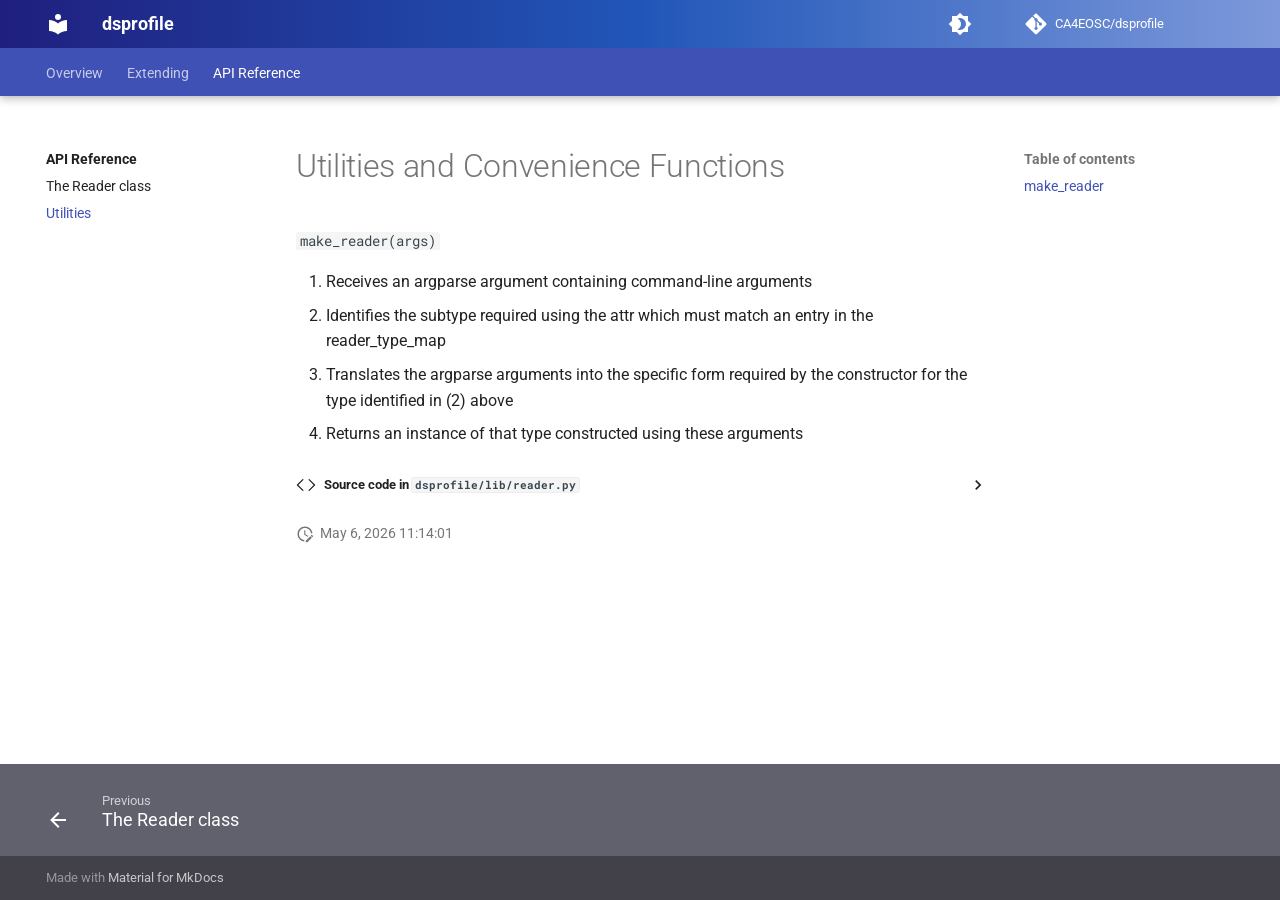
<file: reference/utils/index.html>
<!doctype html>
<html lang="en" class="no-js">
  <head>
    
      <meta charset="utf-8">
      <meta name="viewport" content="width=device-width,initial-scale=1">
      
      
      
      
        <link rel="prev" href="../reader/">
      
      
      
        
      
      
      <link rel="icon" href="../../assets/images/favicon.png">
      <meta name="generator" content="mkdocs-1.6.1, mkdocs-material-9.7.6">
    
    
      
        <title>Utilities - dsprofile</title>
      
    
    
      <link rel="stylesheet" href="../../assets/stylesheets/main.484c7ddc.min.css">
      
        
        <link rel="stylesheet" href="../../assets/stylesheets/palette.ab4e12ef.min.css">
      
      


    
    
      
    
    
      
        
        
        <link rel="preconnect" href="https://fonts.gstatic.com" crossorigin>
        <link rel="stylesheet" href="https://fonts.googleapis.com/css?family=Roboto:300,300i,400,400i,700,700i%7CRoboto+Mono:400,400i,700,700i&display=fallback">
        <style>:root{--md-text-font:"Roboto";--md-code-font:"Roboto Mono"}</style>
      
    
    
      <link rel="stylesheet" href="../../assets/_mkdocstrings.css">
    
      <link rel="stylesheet" href="../../stylesheets/extra.css">
    
    <script>__md_scope=new URL("../..",location),__md_hash=e=>[...e].reduce(((e,_)=>(e<<5)-e+_.charCodeAt(0)),0),__md_get=(e,_=localStorage,t=__md_scope)=>JSON.parse(_.getItem(t.pathname+"."+e)),__md_set=(e,_,t=localStorage,a=__md_scope)=>{try{t.setItem(a.pathname+"."+e,JSON.stringify(_))}catch(e){}}</script>
    
      

    
    
  </head>
  
  
    
    
      
    
    
    
    
    <body dir="ltr" data-md-color-scheme="default" data-md-color-primary="indigo" data-md-color-accent="amber">
  
    
    <input class="md-toggle" data-md-toggle="drawer" type="checkbox" id="__drawer" autocomplete="off">
    <input class="md-toggle" data-md-toggle="search" type="checkbox" id="__search" autocomplete="off">
    <label class="md-overlay" for="__drawer"></label>
    <div data-md-component="skip">
      
        
        <a href="#utilities-and-convenience-functions" class="md-skip">
          Skip to content
        </a>
      
    </div>
    <div data-md-component="announce">
      
    </div>
    
    
      

  

<header class="md-header md-header--shadow md-header--lifted" data-md-component="header">
  <nav class="md-header__inner md-grid" aria-label="Header">
    <a href="../.." title="dsprofile" class="md-header__button md-logo" aria-label="dsprofile" data-md-component="logo">
      
  
  <svg xmlns="http://www.w3.org/2000/svg" viewBox="0 0 24 24"><path d="M12 8a3 3 0 0 0 3-3 3 3 0 0 0-3-3 3 3 0 0 0-3 3 3 3 0 0 0 3 3m0 3.54C9.64 9.35 6.5 8 3 8v11c3.5 0 6.64 1.35 9 3.54 2.36-2.19 5.5-3.54 9-3.54V8c-3.5 0-6.64 1.35-9 3.54"/></svg>

    </a>
    <label class="md-header__button md-icon" for="__drawer">
      
      <svg xmlns="http://www.w3.org/2000/svg" viewBox="0 0 24 24"><path d="M3 6h18v2H3zm0 5h18v2H3zm0 5h18v2H3z"/></svg>
    </label>
    <div class="md-header__title" data-md-component="header-title">
      <div class="md-header__ellipsis">
        <div class="md-header__topic">
          <span class="md-ellipsis">
            dsprofile
          </span>
        </div>
        <div class="md-header__topic" data-md-component="header-topic">
          <span class="md-ellipsis">
            
              Utilities
            
          </span>
        </div>
      </div>
    </div>
    
      
        <form class="md-header__option" data-md-component="palette">
  
    
    
    
    <input class="md-option" data-md-color-media="" data-md-color-scheme="default" data-md-color-primary="indigo" data-md-color-accent="amber"  aria-label="Switch to dark mode"  type="radio" name="__palette" id="__palette_0">
    
      <label class="md-header__button md-icon" title="Switch to dark mode" for="__palette_1" hidden>
        <svg xmlns="http://www.w3.org/2000/svg" viewBox="0 0 24 24"><path d="M12 18c-.89 0-1.74-.2-2.5-.55C11.56 16.5 13 14.42 13 12s-1.44-4.5-3.5-5.45C10.26 6.2 11.11 6 12 6a6 6 0 0 1 6 6 6 6 0 0 1-6 6m8-9.31V4h-4.69L12 .69 8.69 4H4v4.69L.69 12 4 15.31V20h4.69L12 23.31 15.31 20H20v-4.69L23.31 12z"/></svg>
      </label>
    
  
    
    
    
    <input class="md-option" data-md-color-media="" data-md-color-scheme="slate" data-md-color-primary="indigo" data-md-color-accent="amber"  aria-label="Switch to light mode"  type="radio" name="__palette" id="__palette_1">
    
      <label class="md-header__button md-icon" title="Switch to light mode" for="__palette_0" hidden>
        <svg xmlns="http://www.w3.org/2000/svg" viewBox="0 0 24 24"><path d="M12 8a4 4 0 0 0-4 4 4 4 0 0 0 4 4 4 4 0 0 0 4-4 4 4 0 0 0-4-4m0 10a6 6 0 0 1-6-6 6 6 0 0 1 6-6 6 6 0 0 1 6 6 6 6 0 0 1-6 6m8-9.31V4h-4.69L12 .69 8.69 4H4v4.69L.69 12 4 15.31V20h4.69L12 23.31 15.31 20H20v-4.69L23.31 12z"/></svg>
      </label>
    
  
</form>
      
    
    
      <script>var palette=__md_get("__palette");if(palette&&palette.color){if("(prefers-color-scheme)"===palette.color.media){var media=matchMedia("(prefers-color-scheme: light)"),input=document.querySelector(media.matches?"[data-md-color-media='(prefers-color-scheme: light)']":"[data-md-color-media='(prefers-color-scheme: dark)']");palette.color.media=input.getAttribute("data-md-color-media"),palette.color.scheme=input.getAttribute("data-md-color-scheme"),palette.color.primary=input.getAttribute("data-md-color-primary"),palette.color.accent=input.getAttribute("data-md-color-accent")}for(var[key,value]of Object.entries(palette.color))document.body.setAttribute("data-md-color-"+key,value)}</script>
    
    
    
    
      <div class="md-header__source">
        <a href="https://github.com/CA4EOSC/dsprofile" title="Go to repository" class="md-source" data-md-component="source">
  <div class="md-source__icon md-icon">
    
    <svg xmlns="http://www.w3.org/2000/svg" viewBox="0 0 448 512"><!--! Font Awesome Free 7.1.0 by @fontawesome - https://fontawesome.com License - https://fontawesome.com/license/free (Icons: CC BY 4.0, Fonts: SIL OFL 1.1, Code: MIT License) Copyright 2025 Fonticons, Inc.--><path d="M439.6 236.1 244 40.5c-5.4-5.5-12.8-8.5-20.4-8.5s-15 3-20.4 8.4L162.5 81l51.5 51.5c27.1-9.1 52.7 16.8 43.4 43.7l49.7 49.7c34.2-11.8 61.2 31 35.5 56.7-26.5 26.5-70.2-2.9-56-37.3L240.3 199v121.9c25.3 12.5 22.3 41.8 9.1 55-6.4 6.4-15.2 10.1-24.3 10.1s-17.8-3.6-24.3-10.1c-17.6-17.6-11.1-46.9 11.2-56v-123c-20.8-8.5-24.6-30.7-18.6-45L142.6 101 8.5 235.1C3 240.6 0 247.9 0 255.5s3 15 8.5 20.4l195.6 195.7c5.4 5.4 12.7 8.4 20.4 8.4s15-3 20.4-8.4l194.7-194.7c5.4-5.4 8.4-12.8 8.4-20.4s-3-15-8.4-20.4"/></svg>
  </div>
  <div class="md-source__repository">
    CA4EOSC/dsprofile
  </div>
</a>
      </div>
    
  </nav>
  
    
      
<nav class="md-tabs" aria-label="Tabs" data-md-component="tabs">
  <div class="md-grid">
    <ul class="md-tabs__list">
      
        
  
  
  
  
    
    
      <li class="md-tabs__item">
        <a href="../.." class="md-tabs__link">
          
  
  
    
  
  Overview

        </a>
      </li>
    
  

      
        
  
  
  
  
    
    
      <li class="md-tabs__item">
        <a href="../../extending/" class="md-tabs__link">
          
  
  
    
  
  Extending

        </a>
      </li>
    
  

      
        
  
  
  
    
  
  
    
    
      <li class="md-tabs__item md-tabs__item--active">
        <a href="../" class="md-tabs__link">
          
  
  
    
  
  API Reference

        </a>
      </li>
    
  

      
    </ul>
  </div>
</nav>
    
  
</header>
    
    <div class="md-container" data-md-component="container">
      
      
        
      
      <main class="md-main" data-md-component="main">
        <div class="md-main__inner md-grid">
          
            
              
              <div class="md-sidebar md-sidebar--primary" data-md-component="sidebar" data-md-type="navigation" >
                <div class="md-sidebar__scrollwrap">
                  <div class="md-sidebar__inner">
                    


  


<nav class="md-nav md-nav--primary md-nav--lifted" aria-label="Navigation" data-md-level="0">
  <label class="md-nav__title" for="__drawer">
    <a href="../.." title="dsprofile" class="md-nav__button md-logo" aria-label="dsprofile" data-md-component="logo">
      
  
  <svg xmlns="http://www.w3.org/2000/svg" viewBox="0 0 24 24"><path d="M12 8a3 3 0 0 0 3-3 3 3 0 0 0-3-3 3 3 0 0 0-3 3 3 3 0 0 0 3 3m0 3.54C9.64 9.35 6.5 8 3 8v11c3.5 0 6.64 1.35 9 3.54 2.36-2.19 5.5-3.54 9-3.54V8c-3.5 0-6.64 1.35-9 3.54"/></svg>

    </a>
    dsprofile
  </label>
  
    <div class="md-nav__source">
      <a href="https://github.com/CA4EOSC/dsprofile" title="Go to repository" class="md-source" data-md-component="source">
  <div class="md-source__icon md-icon">
    
    <svg xmlns="http://www.w3.org/2000/svg" viewBox="0 0 448 512"><!--! Font Awesome Free 7.1.0 by @fontawesome - https://fontawesome.com License - https://fontawesome.com/license/free (Icons: CC BY 4.0, Fonts: SIL OFL 1.1, Code: MIT License) Copyright 2025 Fonticons, Inc.--><path d="M439.6 236.1 244 40.5c-5.4-5.5-12.8-8.5-20.4-8.5s-15 3-20.4 8.4L162.5 81l51.5 51.5c27.1-9.1 52.7 16.8 43.4 43.7l49.7 49.7c34.2-11.8 61.2 31 35.5 56.7-26.5 26.5-70.2-2.9-56-37.3L240.3 199v121.9c25.3 12.5 22.3 41.8 9.1 55-6.4 6.4-15.2 10.1-24.3 10.1s-17.8-3.6-24.3-10.1c-17.6-17.6-11.1-46.9 11.2-56v-123c-20.8-8.5-24.6-30.7-18.6-45L142.6 101 8.5 235.1C3 240.6 0 247.9 0 255.5s3 15 8.5 20.4l195.6 195.7c5.4 5.4 12.7 8.4 20.4 8.4s15-3 20.4-8.4l194.7-194.7c5.4-5.4 8.4-12.8 8.4-20.4s-3-15-8.4-20.4"/></svg>
  </div>
  <div class="md-source__repository">
    CA4EOSC/dsprofile
  </div>
</a>
    </div>
  
  <ul class="md-nav__list" data-md-scrollfix>
    
      
      
  
  
  
  
    
    
      
        
          
        
      
        
      
        
      
        
      
        
      
    
    
    
      
      
    
    
    <li class="md-nav__item md-nav__item--nested">
      
        
        
        <input class="md-nav__toggle md-toggle " type="checkbox" id="__nav_1" >
        
          
          <div class="md-nav__link md-nav__container">
            <a href="../.." class="md-nav__link ">
              
  
  
  <span class="md-ellipsis">
    
  
    Overview
  

    
  </span>
  
  

            </a>
            
              
              <label class="md-nav__link " for="__nav_1" id="__nav_1_label" tabindex="0">
                <span class="md-nav__icon md-icon"></span>
              </label>
            
          </div>
        
        <nav class="md-nav" data-md-level="1" aria-labelledby="__nav_1_label" aria-expanded="false">
          <label class="md-nav__title" for="__nav_1">
            <span class="md-nav__icon md-icon"></span>
            
  
    Overview
  

          </label>
          <ul class="md-nav__list" data-md-scrollfix>
            
              
            
              
                
  
  
  
  
    <li class="md-nav__item">
      <a href="../../install/" class="md-nav__link">
        
  
  
  <span class="md-ellipsis">
    
  
    Installation
  

    
  </span>
  
  

      </a>
    </li>
  

              
            
              
                
  
  
  
  
    <li class="md-nav__item">
      <a href="../../cli/" class="md-nav__link">
        
  
  
  <span class="md-ellipsis">
    
  
    Command-line Reference
  

    
  </span>
  
  

      </a>
    </li>
  

              
            
              
                
  
  
  
  
    <li class="md-nav__item">
      <a href="../../context-attributes/" class="md-nav__link">
        
  
  
  <span class="md-ellipsis">
    
  
    Context Attributes
  

    
  </span>
  
  

      </a>
    </li>
  

              
            
              
                
  
  
  
  
    
    
      
        
          
        
      
        
      
        
      
    
    
    
      
      
    
    
    <li class="md-nav__item md-nav__item--nested">
      
        
        
        <input class="md-nav__toggle md-toggle " type="checkbox" id="__nav_1_5" >
        
          
          <div class="md-nav__link md-nav__container">
            <a href="../../examples/" class="md-nav__link ">
              
  
  
  <span class="md-ellipsis">
    
  
    Examples
  

    
  </span>
  
  

            </a>
            
              
              <label class="md-nav__link " for="__nav_1_5" id="__nav_1_5_label" tabindex="0">
                <span class="md-nav__icon md-icon"></span>
              </label>
            
          </div>
        
        <nav class="md-nav" data-md-level="2" aria-labelledby="__nav_1_5_label" aria-expanded="false">
          <label class="md-nav__title" for="__nav_1_5">
            <span class="md-nav__icon md-icon"></span>
            
  
    Examples
  

          </label>
          <ul class="md-nav__list" data-md-scrollfix>
            
              
            
              
                
  
  
  
  
    <li class="md-nav__item">
      <a href="../../examples/advanced-install/" class="md-nav__link">
        
  
  
  <span class="md-ellipsis">
    
  
    Advanced Installation
  

    
  </span>
  
  

      </a>
    </li>
  

              
            
              
                
  
  
  
  
    <li class="md-nav__item">
      <a href="../../examples/output-config/" class="md-nav__link">
        
  
  
  <span class="md-ellipsis">
    
  
    Configuring Output
  

    
  </span>
  
  

      </a>
    </li>
  

              
            
          </ul>
        </nav>
      
    </li>
  

              
            
          </ul>
        </nav>
      
    </li>
  

    
      
      
  
  
  
  
    
    
      
        
          
        
      
        
      
    
    
    
      
      
    
    
    <li class="md-nav__item md-nav__item--nested">
      
        
        
        <input class="md-nav__toggle md-toggle " type="checkbox" id="__nav_2" >
        
          
          <div class="md-nav__link md-nav__container">
            <a href="../../extending/" class="md-nav__link ">
              
  
  
  <span class="md-ellipsis">
    
  
    Extending
  

    
  </span>
  
  

            </a>
            
              
              <label class="md-nav__link " for="__nav_2" id="__nav_2_label" tabindex="0">
                <span class="md-nav__icon md-icon"></span>
              </label>
            
          </div>
        
        <nav class="md-nav" data-md-level="1" aria-labelledby="__nav_2_label" aria-expanded="false">
          <label class="md-nav__title" for="__nav_2">
            <span class="md-nav__icon md-icon"></span>
            
  
    Extending
  

          </label>
          <ul class="md-nav__list" data-md-scrollfix>
            
              
            
              
                
  
  
  
  
    <li class="md-nav__item">
      <a href="../../extending/reader/" class="md-nav__link">
        
  
  
  <span class="md-ellipsis">
    
  
    Adding a Reader
  

    
  </span>
  
  

      </a>
    </li>
  

              
            
          </ul>
        </nav>
      
    </li>
  

    
      
      
  
  
    
  
  
  
    
    
      
        
          
        
      
        
      
        
      
    
    
    
      
        
        
      
      
    
    
    <li class="md-nav__item md-nav__item--active md-nav__item--section md-nav__item--nested">
      
        
        
        <input class="md-nav__toggle md-toggle " type="checkbox" id="__nav_3" checked>
        
          
          <div class="md-nav__link md-nav__container">
            <a href="../" class="md-nav__link ">
              
  
  
  <span class="md-ellipsis">
    
  
    API Reference
  

    
  </span>
  
  

            </a>
            
              
              <label class="md-nav__link " for="__nav_3" id="__nav_3_label" tabindex="">
                <span class="md-nav__icon md-icon"></span>
              </label>
            
          </div>
        
        <nav class="md-nav" data-md-level="1" aria-labelledby="__nav_3_label" aria-expanded="true">
          <label class="md-nav__title" for="__nav_3">
            <span class="md-nav__icon md-icon"></span>
            
  
    API Reference
  

          </label>
          <ul class="md-nav__list" data-md-scrollfix>
            
              
            
              
                
  
  
  
  
    <li class="md-nav__item">
      <a href="../reader/" class="md-nav__link">
        
  
  
  <span class="md-ellipsis">
    
  
    The Reader class
  

    
  </span>
  
  

      </a>
    </li>
  

              
            
              
                
  
  
    
  
  
  
    <li class="md-nav__item md-nav__item--active">
      
      <input class="md-nav__toggle md-toggle" type="checkbox" id="__toc">
      
      
        
      
      
        <label class="md-nav__link md-nav__link--active" for="__toc">
          
  
  
  <span class="md-ellipsis">
    
  
    Utilities
  

    
  </span>
  
  

          <span class="md-nav__icon md-icon"></span>
        </label>
      
      <a href="./" class="md-nav__link md-nav__link--active">
        
  
  
  <span class="md-ellipsis">
    
  
    Utilities
  

    
  </span>
  
  

      </a>
      
        

<nav class="md-nav md-nav--secondary" aria-label="Table of contents">
  
  
  
    
  
  
    <label class="md-nav__title" for="__toc">
      <span class="md-nav__icon md-icon"></span>
      Table of contents
    </label>
    <ul class="md-nav__list" data-md-component="toc" data-md-scrollfix>
      
        <li class="md-nav__item">
  <a href="#dsprofile.lib.reader.make_reader" class="md-nav__link">
    <span class="md-ellipsis">
      
        make_reader
      
    </span>
  </a>
  
</li>
      
    </ul>
  
</nav>
      
    </li>
  

              
            
          </ul>
        </nav>
      
    </li>
  

    
  </ul>
</nav>
                  </div>
                </div>
              </div>
            
            
              
              <div class="md-sidebar md-sidebar--secondary" data-md-component="sidebar" data-md-type="toc" >
                <div class="md-sidebar__scrollwrap">
                  <div class="md-sidebar__inner">
                    

<nav class="md-nav md-nav--secondary" aria-label="Table of contents">
  
  
  
    
  
  
    <label class="md-nav__title" for="__toc">
      <span class="md-nav__icon md-icon"></span>
      Table of contents
    </label>
    <ul class="md-nav__list" data-md-component="toc" data-md-scrollfix>
      
        <li class="md-nav__item">
  <a href="#dsprofile.lib.reader.make_reader" class="md-nav__link">
    <span class="md-ellipsis">
      
        make_reader
      
    </span>
  </a>
  
</li>
      
    </ul>
  
</nav>
                  </div>
                </div>
              </div>
            
          
          
            <div class="md-content" data-md-component="content">
              
              <article class="md-content__inner md-typeset">
                
                  


  
  


<h1 id="utilities-and-convenience-functions">Utilities and Convenience Functions</h1>
<p><code>make_reader(args)</code></p>


<div class="doc doc-object doc-function">



<a id="dsprofile.lib.reader.make_reader"></a>
    <div class="doc doc-contents first">

        <ol>
<li>Receives an argparse <args> argument containing command-line
   arguments</li>
<li>Identifies the subtype required using the <command> attr which
   must match an entry in the reader_type_map</li>
<li>Translates the argparse arguments into the specific form required
   by the constructor for the type identified in (2) above</li>
<li>Returns an instance of that type constructed using these
   arguments</li>
</ol>


            <details class="mkdocstrings-source">
              <summary>Source code in <code>dsprofile/lib/reader.py</code></summary>
              <div class="language-python highlight"><table class="highlighttable"><tr><td class="linenos"><div class="linenodiv"><pre><span></span><span class="normal"><a href="#__codelineno-0-69">69</a></span>
<span class="normal"><a href="#__codelineno-0-70">70</a></span>
<span class="normal"><a href="#__codelineno-0-71">71</a></span>
<span class="normal"><a href="#__codelineno-0-72">72</a></span>
<span class="normal"><a href="#__codelineno-0-73">73</a></span>
<span class="normal"><a href="#__codelineno-0-74">74</a></span>
<span class="normal"><a href="#__codelineno-0-75">75</a></span>
<span class="normal"><a href="#__codelineno-0-76">76</a></span>
<span class="normal"><a href="#__codelineno-0-77">77</a></span>
<span class="normal"><a href="#__codelineno-0-78">78</a></span>
<span class="normal"><a href="#__codelineno-0-79">79</a></span>
<span class="normal"><a href="#__codelineno-0-80">80</a></span>
<span class="normal"><a href="#__codelineno-0-81">81</a></span>
<span class="normal"><a href="#__codelineno-0-82">82</a></span></pre></div></td><td class="code"><div><pre><span></span><code><span id="__span-0-69"><a id="__codelineno-0-69" name="__codelineno-0-69"></a><span class="k">def</span><span class="w"> </span><span class="nf">make_reader</span><span class="p">(</span><span class="n">args</span><span class="p">):</span>
</span><span id="__span-0-70"><a id="__codelineno-0-70" name="__codelineno-0-70"></a><span class="w">    </span><span class="sd">&quot;&quot;&quot;</span>
</span><span id="__span-0-71"><a id="__codelineno-0-71" name="__codelineno-0-71"></a><span class="sd">      1. Receives an argparse &lt;args&gt; argument containing command-line</span>
</span><span id="__span-0-72"><a id="__codelineno-0-72" name="__codelineno-0-72"></a><span class="sd">         arguments</span>
</span><span id="__span-0-73"><a id="__codelineno-0-73" name="__codelineno-0-73"></a><span class="sd">      2. Identifies the subtype required using the &lt;command&gt; attr which</span>
</span><span id="__span-0-74"><a id="__codelineno-0-74" name="__codelineno-0-74"></a><span class="sd">         must match an entry in the reader_type_map</span>
</span><span id="__span-0-75"><a id="__codelineno-0-75" name="__codelineno-0-75"></a><span class="sd">      3. Translates the argparse arguments into the specific form required</span>
</span><span id="__span-0-76"><a id="__codelineno-0-76" name="__codelineno-0-76"></a><span class="sd">         by the constructor for the type identified in (2) above</span>
</span><span id="__span-0-77"><a id="__codelineno-0-77" name="__codelineno-0-77"></a><span class="sd">      4. Returns an instance of that type constructed using these</span>
</span><span id="__span-0-78"><a id="__codelineno-0-78" name="__codelineno-0-78"></a><span class="sd">         arguments</span>
</span><span id="__span-0-79"><a id="__codelineno-0-79" name="__codelineno-0-79"></a><span class="sd">    &quot;&quot;&quot;</span>
</span><span id="__span-0-80"><a id="__codelineno-0-80" name="__codelineno-0-80"></a>    <span class="bp">cls</span> <span class="o">=</span> <span class="n">reader_type_map</span><span class="p">[</span><span class="n">args</span><span class="o">.</span><span class="n">command</span><span class="p">]</span>
</span><span id="__span-0-81"><a id="__codelineno-0-81" name="__codelineno-0-81"></a>    <span class="n">ctor_args</span><span class="p">,</span> <span class="n">ctor_kwargs</span> <span class="o">=</span> <span class="bp">cls</span><span class="o">.</span><span class="n">handle_args</span><span class="p">(</span><span class="n">args</span><span class="p">)</span>
</span><span id="__span-0-82"><a id="__codelineno-0-82" name="__codelineno-0-82"></a>    <span class="k">return</span> <span class="bp">cls</span><span class="p">(</span><span class="o">*</span><span class="n">ctor_args</span><span class="p">,</span> <span class="o">**</span><span class="n">ctor_kwargs</span><span class="p">)</span>
</span></code></pre></div></td></tr></table></div>
            </details>
    </div>

</div>







  
    
  
  


  <aside class="md-source-file">
    
      
  <span class="md-source-file__fact">
    <span class="md-icon" title="Last update">
      <svg xmlns="http://www.w3.org/2000/svg" viewBox="0 0 24 24"><path d="M21 13.1c-.1 0-.3.1-.4.2l-1 1 2.1 2.1 1-1c.2-.2.2-.6 0-.8l-1.3-1.3c-.1-.1-.2-.2-.4-.2m-1.9 1.8-6.1 6V23h2.1l6.1-6.1zM12.5 7v5.2l4 2.4-1 1L11 13V7zM11 21.9c-5.1-.5-9-4.8-9-9.9C2 6.5 6.5 2 12 2c5.3 0 9.6 4.1 10 9.3-.3-.1-.6-.2-1-.2s-.7.1-1 .2C19.6 7.2 16.2 4 12 4c-4.4 0-8 3.6-8 8 0 4.1 3.1 7.5 7.1 7.9l-.1.2z"/></svg>
    </span>
    <span class="git-revision-date-localized-plugin git-revision-date-localized-plugin-datetime" title="May 6, 2026 11:14:01 UTC">May 6, 2026 11:14:01</span>
  </span>

    
    
    
    
  </aside>





                
              </article>
            </div>
          
          
<script>var target=document.getElementById(location.hash.slice(1));target&&target.name&&(target.checked=target.name.startsWith("__tabbed_"))</script>
        </div>
        
          <button type="button" class="md-top md-icon" data-md-component="top" hidden>
  
  <svg xmlns="http://www.w3.org/2000/svg" viewBox="0 0 24 24"><path d="M13 20h-2V8l-5.5 5.5-1.42-1.42L12 4.16l7.92 7.92-1.42 1.42L13 8z"/></svg>
  Back to top
</button>
        
      </main>
      
        <footer class="md-footer">
  
    
      
      <nav class="md-footer__inner md-grid" aria-label="Footer" >
        
          
          <a href="../reader/" class="md-footer__link md-footer__link--prev" aria-label="Previous: The Reader class">
            <div class="md-footer__button md-icon">
              
              <svg xmlns="http://www.w3.org/2000/svg" viewBox="0 0 24 24"><path d="M20 11v2H8l5.5 5.5-1.42 1.42L4.16 12l7.92-7.92L13.5 5.5 8 11z"/></svg>
            </div>
            <div class="md-footer__title">
              <span class="md-footer__direction">
                Previous
              </span>
              <div class="md-ellipsis">
                The Reader class
              </div>
            </div>
          </a>
        
        
      </nav>
    
  
  <div class="md-footer-meta md-typeset">
    <div class="md-footer-meta__inner md-grid">
      <div class="md-copyright">
  
  
    Made with
    <a href="https://squidfunk.github.io/mkdocs-material/" target="_blank" rel="noopener">
      Material for MkDocs
    </a>
  
</div>
      
    </div>
  </div>
</footer>
      
    </div>
    <div class="md-dialog" data-md-component="dialog">
      <div class="md-dialog__inner md-typeset"></div>
    </div>
    
    
    
      
      
      <script id="__config" type="application/json">{"annotate": null, "base": "../..", "features": ["navigation.indices", "navigation.indexes", "navigation.footer", "navigation.top", "navigation.tabs", "navigation.tabs.sticky", "navigation.tracking"], "search": "../../assets/javascripts/workers/search.2c215733.min.js", "tags": null, "translations": {"clipboard.copied": "Copied to clipboard", "clipboard.copy": "Copy to clipboard", "search.result.more.one": "1 more on this page", "search.result.more.other": "# more on this page", "search.result.none": "No matching documents", "search.result.one": "1 matching document", "search.result.other": "# matching documents", "search.result.placeholder": "Type to start searching", "search.result.term.missing": "Missing", "select.version": "Select version"}, "version": null}</script>
    
    
      <script src="../../assets/javascripts/bundle.79ae519e.min.js"></script>
      
    
  </body>
</html>
</file>
<file: assets/_mkdocstrings.css>
/* Avoid breaking parameter names, etc. in table cells. */
.doc-contents td code {
  word-break: normal !important;
}

/* No line break before first paragraph of descriptions. */
.doc-md-description,
.doc-md-description>p:first-child {
  display: inline;
}

/* No text transformation from Material for MkDocs for H5 headings. */
.md-typeset h5 .doc-object-name {
  text-transform: none;
}

/* Max width for docstring sections tables. */
.doc .md-typeset__table,
.doc .md-typeset__table table {
  display: table !important;
  width: 100%;
}

.doc .md-typeset__table tr {
  display: table-row;
}

/* Defaults in Spacy table style. */
.doc-param-default,
.doc-type_param-default {
  float: right;
}

/* Parameter headings must be inline, not blocks. */
.doc-heading-parameter,
.doc-heading-type_parameter {
  display: inline;
}

/* Default font size for parameter headings. */
.md-typeset .doc-heading-parameter {
  font-size: inherit;
}

/* Prefer space on the right, not the left of parameter permalinks. */
.doc-heading-parameter .headerlink,
.doc-heading-type_parameter .headerlink {
  margin-left: 0 !important;
  margin-right: 0.2rem;
}

/* Backward-compatibility: docstring section titles in bold. */
.doc-section-title {
  font-weight: bold;
}

/* Backlinks crumb separator. */
.doc-backlink-crumb {
  display: inline-flex;
  gap: .2rem;
  white-space: nowrap;
  align-items: center;
  vertical-align: middle;
}
.doc-backlink-crumb:not(:first-child)::before {
  background-color: var(--md-default-fg-color--lighter);
  content: "";
  display: inline;
  height: 1rem;
  --md-path-icon: url('data:image/svg+xml;charset=utf-8,<svg xmlns="http://www.w3.org/2000/svg" viewBox="0 0 24 24"><path d="M8.59 16.58 13.17 12 8.59 7.41 10 6l6 6-6 6z"/></svg>');
  -webkit-mask-image: var(--md-path-icon);
  mask-image: var(--md-path-icon);
  width: 1rem;
}
.doc-backlink-crumb.last {
  font-weight: bold;
}

/* Symbols in Navigation and ToC. */
:root, :host,
[data-md-color-scheme="default"] {
  --doc-symbol-parameter-fg-color: #df50af;
  --doc-symbol-type_parameter-fg-color: #df50af;
  --doc-symbol-attribute-fg-color: #953800;
  --doc-symbol-function-fg-color: #8250df;
  --doc-symbol-method-fg-color: #8250df;
  --doc-symbol-class-fg-color: #0550ae;
  --doc-symbol-type_alias-fg-color: #0550ae;
  --doc-symbol-module-fg-color: #5cad0f;

  --doc-symbol-parameter-bg-color: #df50af1a;
  --doc-symbol-type_parameter-bg-color: #df50af1a;
  --doc-symbol-attribute-bg-color: #9538001a;
  --doc-symbol-function-bg-color: #8250df1a;
  --doc-symbol-method-bg-color: #8250df1a;
  --doc-symbol-class-bg-color: #0550ae1a;
  --doc-symbol-type_alias-bg-color: #0550ae1a;
  --doc-symbol-module-bg-color: #5cad0f1a;
}

[data-md-color-scheme="slate"] {
  --doc-symbol-parameter-fg-color: #ffa8cc;
  --doc-symbol-type_parameter-fg-color: #ffa8cc;
  --doc-symbol-attribute-fg-color: #ffa657;
  --doc-symbol-function-fg-color: #d2a8ff;
  --doc-symbol-method-fg-color: #d2a8ff;
  --doc-symbol-class-fg-color: #79c0ff;
  --doc-symbol-type_alias-fg-color: #79c0ff;
  --doc-symbol-module-fg-color: #baff79;

  --doc-symbol-parameter-bg-color: #ffa8cc1a;
  --doc-symbol-type_parameter-bg-color: #ffa8cc1a;
  --doc-symbol-attribute-bg-color: #ffa6571a;
  --doc-symbol-function-bg-color: #d2a8ff1a;
  --doc-symbol-method-bg-color: #d2a8ff1a;
  --doc-symbol-class-bg-color: #79c0ff1a;
  --doc-symbol-type_alias-bg-color: #79c0ff1a;
  --doc-symbol-module-bg-color: #baff791a;
}

code.doc-symbol {
  border-radius: .1rem;
  font-size: .85em;
  padding: 0 .3em;
  font-weight: bold;
}

code.doc-symbol-parameter,
a code.doc-symbol-parameter {
  color: var(--doc-symbol-parameter-fg-color);
  background-color: var(--doc-symbol-parameter-bg-color);
}

code.doc-symbol-parameter::after {
  content: "param";
}

code.doc-symbol-type_parameter,
a code.doc-symbol-type_parameter {
  color: var(--doc-symbol-type_parameter-fg-color);
  background-color: var(--doc-symbol-type_parameter-bg-color);
}

code.doc-symbol-type_parameter::after {
  content: "type-param";
}

code.doc-symbol-attribute,
a code.doc-symbol-attribute {
  color: var(--doc-symbol-attribute-fg-color);
  background-color: var(--doc-symbol-attribute-bg-color);
}

code.doc-symbol-attribute::after {
  content: "attr";
}

code.doc-symbol-function,
a code.doc-symbol-function {
  color: var(--doc-symbol-function-fg-color);
  background-color: var(--doc-symbol-function-bg-color);
}

code.doc-symbol-function::after {
  content: "func";
}

code.doc-symbol-method,
a code.doc-symbol-method {
  color: var(--doc-symbol-method-fg-color);
  background-color: var(--doc-symbol-method-bg-color);
}

code.doc-symbol-method::after {
  content: "meth";
}

code.doc-symbol-class,
a code.doc-symbol-class {
  color: var(--doc-symbol-class-fg-color);
  background-color: var(--doc-symbol-class-bg-color);
}

code.doc-symbol-class::after {
  content: "class";
}


code.doc-symbol-type_alias,
a code.doc-symbol-type_alias {
  color: var(--doc-symbol-type_alias-fg-color);
  background-color: var(--doc-symbol-type_alias-bg-color);
}

code.doc-symbol-type_alias::after {
  content: "type";
}

code.doc-symbol-module,
a code.doc-symbol-module {
  color: var(--doc-symbol-module-fg-color);
  background-color: var(--doc-symbol-module-bg-color);
}

code.doc-symbol-module::after {
  content: "mod";
}

.doc-signature .autorefs {
  color: inherit;
  border-bottom: 1px dotted currentcolor;
}

/* Source code blocks (admonitions). */
:root {
  --md-admonition-icon--mkdocstrings-source: url('data:image/svg+xml;charset=utf-8,<svg xmlns="http://www.w3.org/2000/svg" viewBox="0 0 24 24"><path d="M15.22 4.97a.75.75 0 0 1 1.06 0l6.5 6.5a.75.75 0 0 1 0 1.06l-6.5 6.5a.749.749 0 0 1-1.275-.326.75.75 0 0 1 .215-.734L21.19 12l-5.97-5.97a.75.75 0 0 1 0-1.06m-6.44 0a.75.75 0 0 1 0 1.06L2.81 12l5.97 5.97a.749.749 0 0 1-.326 1.275.75.75 0 0 1-.734-.215l-6.5-6.5a.75.75 0 0 1 0-1.06l6.5-6.5a.75.75 0 0 1 1.06 0"/></svg>')
}
.md-typeset .admonition.mkdocstrings-source,
.md-typeset details.mkdocstrings-source {
  border: none;
  padding: 0;
}
.md-typeset .admonition.mkdocstrings-source:focus-within,
.md-typeset details.mkdocstrings-source:focus-within {
  box-shadow: none;
}
.md-typeset .mkdocstrings-source > .admonition-title,
.md-typeset .mkdocstrings-source > summary {
  background-color: inherit;
}
.md-typeset .mkdocstrings-source > .admonition-title::before,
.md-typeset .mkdocstrings-source > summary::before {
  background-color: var(--md-default-fg-color);
  -webkit-mask-image: var(--md-admonition-icon--mkdocstrings-source);
          mask-image: var(--md-admonition-icon--mkdocstrings-source);
}
</file>
<file: stylesheets/extra.css>
[data-md-color-scheme="slate"] {
  --md-hue: 210;
}

:root > * {
  --md-footer-bg-color: #4a4958de;
}

.md-header {
  background: #3333a6;
  background: linear-gradient(90deg, rgba(31, 31, 126, 1) 0%, rgba(33, 86, 184, 1) 50%, rgba(125, 153, 219, 1) 100%);
}
</file>
<file: assets/stylesheets/main.484c7ddc.min.css>
@charset "UTF-8";html{-webkit-text-size-adjust:none;-moz-text-size-adjust:none;text-size-adjust:none;box-sizing:border-box}*,:after,:before{box-sizing:inherit}@media (prefers-reduced-motion){*,:after,:before{transition:none!important}}body{margin:0}a,button,input,label{-webkit-tap-highlight-color:transparent}a{color:inherit;text-decoration:none}hr{border:0;box-sizing:initial;display:block;height:.05rem;overflow:visible;padding:0}small{font-size:80%}sub,sup{line-height:1em}img{border-style:none}table{border-collapse:initial;border-spacing:0}td,th{font-weight:400;vertical-align:top}button{background:#0000;border:0;font-family:inherit;font-size:inherit;margin:0;padding:0}input{border:0;outline:none}:root{--md-primary-fg-color:#4051b5;--md-primary-fg-color--light:#5d6cc0;--md-primary-fg-color--dark:#303fa1;--md-primary-bg-color:#fff;--md-primary-bg-color--light:#ffffffb3;--md-accent-fg-color:#526cfe;--md-accent-fg-color--transparent:#526cfe1a;--md-accent-bg-color:#fff;--md-accent-bg-color--light:#ffffffb3}[data-md-color-scheme=default]{color-scheme:light}[data-md-color-scheme=default] img[src$="#gh-dark-mode-only"],[data-md-color-scheme=default] img[src$="#only-dark"]{display:none}:root,[data-md-color-scheme=default]{--md-hue:225deg;--md-default-fg-color:#000000de;--md-default-fg-color--light:#0000008a;--md-default-fg-color--lighter:#00000052;--md-default-fg-color--lightest:#00000012;--md-default-bg-color:#fff;--md-default-bg-color--light:#ffffffb3;--md-default-bg-color--lighter:#ffffff4d;--md-default-bg-color--lightest:#ffffff1f;--md-code-fg-color:#36464e;--md-code-bg-color:#f5f5f5;--md-code-bg-color--light:#f5f5f5b3;--md-code-bg-color--lighter:#f5f5f54d;--md-code-hl-color:#4287ff;--md-code-hl-color--light:#4287ff1a;--md-code-hl-number-color:#d52a2a;--md-code-hl-special-color:#db1457;--md-code-hl-function-color:#a846b9;--md-code-hl-constant-color:#6e59d9;--md-code-hl-keyword-color:#3f6ec6;--md-code-hl-string-color:#1c7d4d;--md-code-hl-name-color:var(--md-code-fg-color);--md-code-hl-operator-color:var(--md-default-fg-color--light);--md-code-hl-punctuation-color:var(--md-default-fg-color--light);--md-code-hl-comment-color:var(--md-default-fg-color--light);--md-code-hl-generic-color:var(--md-default-fg-color--light);--md-code-hl-variable-color:var(--md-default-fg-color--light);--md-typeset-color:var(--md-default-fg-color);--md-typeset-a-color:var(--md-primary-fg-color);--md-typeset-del-color:#f5503d26;--md-typeset-ins-color:#0bd57026;--md-typeset-kbd-color:#fafafa;--md-typeset-kbd-accent-color:#fff;--md-typeset-kbd-border-color:#b8b8b8;--md-typeset-mark-color:#ffff0080;--md-typeset-table-color:#0000001f;--md-typeset-table-color--light:rgba(0,0,0,.035);--md-admonition-fg-color:var(--md-default-fg-color);--md-admonition-bg-color:var(--md-default-bg-color);--md-warning-fg-color:#000000de;--md-warning-bg-color:#ff9;--md-footer-fg-color:#fff;--md-footer-fg-color--light:#ffffffb3;--md-footer-fg-color--lighter:#ffffff73;--md-footer-bg-color:#000000de;--md-footer-bg-color--dark:#00000052;--md-shadow-z1:0 0.2rem 0.5rem #0000000d,0 0 0.05rem #0000001a;--md-shadow-z2:0 0.2rem 0.5rem #0000001a,0 0 0.05rem #00000040;--md-shadow-z3:0 0.2rem 0.5rem #0003,0 0 0.05rem #00000059}.md-icon svg{fill:currentcolor;display:block;height:1.2rem;width:1.2rem}body{-webkit-font-smoothing:antialiased;-moz-osx-font-smoothing:grayscale;--md-text-font-family:var(--md-text-font,_),-apple-system,BlinkMacSystemFont,Helvetica,Arial,sans-serif;--md-code-font-family:var(--md-code-font,_),SFMono-Regular,Consolas,Menlo,monospace}aside,body,input{font-feature-settings:"kern","liga";color:var(--md-typeset-color);font-family:var(--md-text-font-family)}code,kbd,pre{font-feature-settings:"kern";font-family:var(--md-code-font-family)}:root{--md-typeset-table-sort-icon:url('data:image/svg+xml;charset=utf-8,<svg xmlns="http://www.w3.org/2000/svg" viewBox="0 0 24 24"><path d="m18 21-4-4h3V7h-3l4-4 4 4h-3v10h3M2 19v-2h10v2M2 13v-2h7v2M2 7V5h4v2z"/></svg>');--md-typeset-table-sort-icon--asc:url('data:image/svg+xml;charset=utf-8,<svg xmlns="http://www.w3.org/2000/svg" viewBox="0 0 24 24"><path d="M19 17h3l-4 4-4-4h3V3h2M2 17h10v2H2M6 5v2H2V5m0 6h7v2H2z"/></svg>');--md-typeset-table-sort-icon--desc:url('data:image/svg+xml;charset=utf-8,<svg xmlns="http://www.w3.org/2000/svg" viewBox="0 0 24 24"><path d="M19 7h3l-4-4-4 4h3v14h2M2 17h10v2H2M6 5v2H2V5m0 6h7v2H2z"/></svg>')}.md-typeset{-webkit-print-color-adjust:exact;color-adjust:exact;font-size:.8rem;line-height:1.6;overflow-wrap:break-word}@media print{.md-typeset{font-size:.68rem}}.md-typeset blockquote,.md-typeset dl,.md-typeset figure,.md-typeset ol,.md-typeset pre,.md-typeset ul{margin-bottom:1em;margin-top:1em}.md-typeset h1{color:var(--md-default-fg-color--light);font-size:2em;line-height:1.3;margin:0 0 1.25em}.md-typeset h1,.md-typeset h2{font-weight:300;letter-spacing:-.01em}.md-typeset h2{font-size:1.5625em;line-height:1.4;margin:1.6em 0 .64em}.md-typeset h3{font-size:1.25em;font-weight:400;letter-spacing:-.01em;line-height:1.5;margin:1.6em 0 .8em}.md-typeset h2+h3{margin-top:.8em}.md-typeset h4{font-weight:700;letter-spacing:-.01em;margin:1em 0}.md-typeset h5,.md-typeset h6{color:var(--md-default-fg-color--light);font-size:.8em;font-weight:700;letter-spacing:-.01em;margin:1.25em 0}.md-typeset h5{text-transform:uppercase}.md-typeset h5 code{text-transform:none}.md-typeset hr{border-bottom:.05rem solid var(--md-default-fg-color--lightest);display:flow-root;margin:1.5em 0}.md-typeset a{color:var(--md-typeset-a-color);word-break:break-word}.md-typeset a,.md-typeset a:before{transition:color 125ms}.md-typeset a:focus,.md-typeset a:hover{color:var(--md-accent-fg-color)}.md-typeset a:focus code,.md-typeset a:hover code{background-color:var(--md-accent-fg-color--transparent);color:var(--md-accent-fg-color)}.md-typeset a code{color:var(--md-typeset-a-color)}.md-typeset a.focus-visible{outline-color:var(--md-accent-fg-color);outline-offset:.2rem}.md-typeset code,.md-typeset kbd,.md-typeset pre{color:var(--md-code-fg-color);direction:ltr;font-variant-ligatures:none;transition:background-color 125ms}@media print{.md-typeset code,.md-typeset kbd,.md-typeset pre{white-space:pre-wrap}}.md-typeset code{background-color:var(--md-code-bg-color);border-radius:.1rem;-webkit-box-decoration-break:clone;box-decoration-break:clone;font-size:.85em;padding:0 .2941176471em;transition:color 125ms,background-color 125ms;word-break:break-word}.md-typeset code:not(.focus-visible){-webkit-tap-highlight-color:transparent;outline:none}.md-typeset pre{display:flow-root;line-height:1.4;position:relative}.md-typeset pre>code{-webkit-box-decoration-break:slice;box-decoration-break:slice;box-shadow:none;display:block;margin:0;outline-color:var(--md-accent-fg-color);overflow:auto;padding:.7720588235em 1.1764705882em;scrollbar-color:var(--md-default-fg-color--lighter) #0000;scrollbar-width:thin;touch-action:auto;word-break:normal}.md-typeset pre>code:hover{scrollbar-color:var(--md-accent-fg-color) #0000}.md-typeset pre>code::-webkit-scrollbar{height:.2rem;width:.2rem}.md-typeset pre>code::-webkit-scrollbar-thumb{background-color:var(--md-default-fg-color--lighter)}.md-typeset pre>code::-webkit-scrollbar-thumb:hover{background-color:var(--md-accent-fg-color)}.md-typeset kbd{background-color:var(--md-typeset-kbd-color);border-radius:.1rem;box-shadow:0 .1rem 0 .05rem var(--md-typeset-kbd-border-color),0 .1rem 0 var(--md-typeset-kbd-border-color),0 -.1rem .2rem var(--md-typeset-kbd-accent-color) inset;color:var(--md-default-fg-color);display:inline-block;font-size:.75em;padding:0 .6666666667em;vertical-align:text-top;word-break:break-word}.md-typeset mark{background-color:var(--md-typeset-mark-color);-webkit-box-decoration-break:clone;box-decoration-break:clone;color:inherit;word-break:break-word}.md-typeset abbr{cursor:help;text-decoration:none}.md-typeset [data-preview],.md-typeset abbr{border-bottom:.05rem dotted var(--md-default-fg-color--light)}.md-typeset small{opacity:.75}[dir=ltr] .md-typeset sub,[dir=ltr] .md-typeset sup{margin-left:.078125em}[dir=rtl] .md-typeset sub,[dir=rtl] .md-typeset sup{margin-right:.078125em}[dir=ltr] .md-typeset blockquote{padding-left:.6rem}[dir=rtl] .md-typeset blockquote{padding-right:.6rem}[dir=ltr] .md-typeset blockquote{border-left:.2rem solid var(--md-default-fg-color--lighter)}[dir=rtl] .md-typeset blockquote{border-right:.2rem solid var(--md-default-fg-color--lighter)}.md-typeset blockquote{color:var(--md-default-fg-color--light);margin-left:0;margin-right:0}.md-typeset ul{list-style-type:disc}.md-typeset ul[type]{list-style-type:revert-layer}[dir=ltr] .md-typeset ol,[dir=ltr] .md-typeset ul{margin-left:.625em}[dir=rtl] .md-typeset ol,[dir=rtl] .md-typeset ul{margin-right:.625em}.md-typeset ol,.md-typeset ul{padding:0}.md-typeset ol:not([hidden]),.md-typeset ul:not([hidden]){display:flow-root}.md-typeset ol ol,.md-typeset ul ol{list-style-type:lower-alpha}.md-typeset ol ol ol,.md-typeset ul ol ol{list-style-type:lower-roman}.md-typeset ol ol ol ol,.md-typeset ul ol ol ol{list-style-type:upper-alpha}.md-typeset ol ol ol ol ol,.md-typeset ul ol ol ol ol{list-style-type:upper-roman}.md-typeset ol[type],.md-typeset ul[type]{list-style-type:revert-layer}[dir=ltr] .md-typeset ol li,[dir=ltr] .md-typeset ul li{margin-left:1.25em}[dir=rtl] .md-typeset ol li,[dir=rtl] .md-typeset ul li{margin-right:1.25em}.md-typeset ol li,.md-typeset ul li{margin-bottom:.5em}.md-typeset ol li blockquote,.md-typeset ol li p,.md-typeset ul li blockquote,.md-typeset ul li p{margin:.5em 0}.md-typeset ol li:last-child,.md-typeset ul li:last-child{margin-bottom:0}[dir=ltr] .md-typeset ol li ol,[dir=ltr] .md-typeset ol li ul,[dir=ltr] .md-typeset ul li ol,[dir=ltr] .md-typeset ul li ul{margin-left:.625em}[dir=rtl] .md-typeset ol li ol,[dir=rtl] .md-typeset ol li ul,[dir=rtl] .md-typeset ul li ol,[dir=rtl] .md-typeset ul li ul{margin-right:.625em}.md-typeset ol li ol,.md-typeset ol li ul,.md-typeset ul li ol,.md-typeset ul li ul{margin-bottom:.5em;margin-top:.5em}[dir=ltr] .md-typeset dd{margin-left:1.875em}[dir=rtl] .md-typeset dd{margin-right:1.875em}.md-typeset dd{margin-bottom:1.5em;margin-top:1em}.md-typeset img,.md-typeset svg,.md-typeset video{height:auto;max-width:100%}.md-typeset img[align=left]{margin:1em 1em 1em 0}.md-typeset img[align=right]{margin:1em 0 1em 1em}.md-typeset img[align]:only-child{margin-top:0}.md-typeset figure{display:flow-root;margin:1em auto;max-width:100%;text-align:center;width:fit-content}.md-typeset figure img{display:block;margin:0 auto}.md-typeset figcaption{font-style:italic;margin:1em auto;max-width:24rem}.md-typeset iframe{max-width:100%}.md-typeset table:not([class]){background-color:var(--md-default-bg-color);border:.05rem solid var(--md-typeset-table-color);border-radius:.1rem;display:inline-block;font-size:.64rem;max-width:100%;overflow:auto;touch-action:auto}@media print{.md-typeset table:not([class]){display:table}}.md-typeset table:not([class])+*{margin-top:1.5em}.md-typeset table:not([class]) td>:first-child,.md-typeset table:not([class]) th>:first-child{margin-top:0}.md-typeset table:not([class]) td>:last-child,.md-typeset table:not([class]) th>:last-child{margin-bottom:0}.md-typeset table:not([class]) td:not([align]),.md-typeset table:not([class]) th:not([align]){text-align:left}[dir=rtl] .md-typeset table:not([class]) td:not([align]),[dir=rtl] .md-typeset table:not([class]) th:not([align]){text-align:right}.md-typeset table:not([class]) th{font-weight:700;min-width:5rem;padding:.9375em 1.25em;vertical-align:top}.md-typeset table:not([class]) td{border-top:.05rem solid var(--md-typeset-table-color);padding:.9375em 1.25em;vertical-align:top}.md-typeset table:not([class]) tbody tr{transition:background-color 125ms}.md-typeset table:not([class]) tbody tr:hover{background-color:var(--md-typeset-table-color--light);box-shadow:0 .05rem 0 var(--md-default-bg-color) inset}.md-typeset table:not([class]) a{word-break:normal}.md-typeset table th[role=columnheader]{cursor:pointer}[dir=ltr] .md-typeset table th[role=columnheader]:after{margin-left:.5em}[dir=rtl] .md-typeset table th[role=columnheader]:after{margin-right:.5em}.md-typeset table th[role=columnheader]:after{content:"";display:inline-block;height:1.2em;-webkit-mask-image:var(--md-typeset-table-sort-icon);mask-image:var(--md-typeset-table-sort-icon);-webkit-mask-repeat:no-repeat;mask-repeat:no-repeat;-webkit-mask-size:contain;mask-size:contain;transition:background-color 125ms;vertical-align:text-bottom;width:1.2em}.md-typeset table th[role=columnheader]:hover:after{background-color:var(--md-default-fg-color--lighter)}.md-typeset table th[role=columnheader][aria-sort=ascending]:after{background-color:var(--md-default-fg-color--light);-webkit-mask-image:var(--md-typeset-table-sort-icon--asc);mask-image:var(--md-typeset-table-sort-icon--asc)}.md-typeset table th[role=columnheader][aria-sort=descending]:after{background-color:var(--md-default-fg-color--light);-webkit-mask-image:var(--md-typeset-table-sort-icon--desc);mask-image:var(--md-typeset-table-sort-icon--desc)}.md-typeset__scrollwrap{margin:1em -.8rem;overflow-x:auto;touch-action:auto}.md-typeset__table{display:inline-block;margin-bottom:.5em;padding:0 .8rem}@media print{.md-typeset__table{display:block}}html .md-typeset__table table{display:table;margin:0;overflow:hidden;width:100%}@media screen and (max-width:44.984375em){.md-content__inner>pre{margin:1em -.8rem}.md-content__inner>pre code{border-radius:0}}.md-typeset .md-author{border-radius:100%;display:block;flex-shrink:0;height:1.6rem;overflow:hidden;position:relative;transition:color 125ms,transform 125ms;width:1.6rem}.md-typeset .md-author img{display:block}.md-typeset .md-author--more{background:var(--md-default-fg-color--lightest);color:var(--md-default-fg-color--lighter);font-size:.6rem;font-weight:700;line-height:1.6rem;text-align:center}.md-typeset .md-author--long{height:2.4rem;width:2.4rem}.md-typeset a.md-author{transform:scale(1)}.md-typeset a.md-author img{border-radius:100%;filter:grayscale(100%) opacity(75%);transition:filter 125ms}.md-typeset a.md-author:focus,.md-typeset a.md-author:hover{transform:scale(1.1);z-index:1}.md-typeset a.md-author:focus img,.md-typeset a.md-author:hover img{filter:grayscale(0)}.md-banner{background-color:var(--md-footer-bg-color);color:var(--md-footer-fg-color);overflow:auto}@media print{.md-banner{display:none}}.md-banner--warning{background-color:var(--md-warning-bg-color);color:var(--md-warning-fg-color)}.md-banner__inner{font-size:.7rem;margin:.6rem auto;padding:0 .8rem}[dir=ltr] .md-banner__button{float:right}[dir=rtl] .md-banner__button{float:left}.md-banner__button{color:inherit;cursor:pointer;transition:opacity .25s}.no-js .md-banner__button{display:none}.md-banner__button:hover{opacity:.7}html{font-size:125%;height:100%;overflow-x:hidden}@media screen and (min-width:100em){html{font-size:137.5%}}@media screen and (min-width:125em){html{font-size:150%}}body{background-color:var(--md-default-bg-color);display:flex;flex-direction:column;font-size:.5rem;min-height:100%;position:relative;width:100%}@media print{body{display:block}}@media screen and (max-width:59.984375em){body[data-md-scrolllock]{position:fixed}}.md-grid{margin-left:auto;margin-right:auto;max-width:61rem}.md-container{display:flex;flex-direction:column;flex-grow:1}@media print{.md-container{display:block}}.md-main{flex-grow:1}.md-main__inner{display:flex;height:100%;margin-top:1.5rem}.md-ellipsis{overflow:hidden;text-overflow:ellipsis}.md-toggle{display:none}.md-option{height:0;opacity:0;position:absolute;width:0}.md-option:checked+label:not([hidden]){display:block}.md-option.focus-visible+label{outline-color:var(--md-accent-fg-color);outline-style:auto}.md-skip{background-color:var(--md-default-fg-color);border-radius:.1rem;color:var(--md-default-bg-color);font-size:.64rem;margin:.5rem;opacity:0;outline-color:var(--md-accent-fg-color);padding:.3rem .5rem;position:fixed;transform:translateY(.4rem);z-index:-1}.md-skip:focus{opacity:1;transform:translateY(0);transition:transform .25s cubic-bezier(.4,0,.2,1),opacity 175ms 75ms;z-index:10}@page{margin:25mm}:root{--md-clipboard-icon:url('data:image/svg+xml;charset=utf-8,<svg xmlns="http://www.w3.org/2000/svg" viewBox="0 0 24 24"><path d="M19 21H8V7h11m0-2H8a2 2 0 0 0-2 2v14a2 2 0 0 0 2 2h11a2 2 0 0 0 2-2V7a2 2 0 0 0-2-2m-3-4H4a2 2 0 0 0-2 2v14h2V3h12z"/></svg>')}.md-clipboard{border-radius:.1rem;color:var(--md-default-fg-color--lightest);cursor:pointer;height:1.5em;outline-color:var(--md-accent-fg-color);outline-offset:.1rem;transition:color .25s;width:1.5em;z-index:1}@media print{.md-clipboard{display:none}}.md-clipboard:not(.focus-visible){-webkit-tap-highlight-color:transparent;outline:none}:hover>.md-clipboard{color:var(--md-default-fg-color--light)}.md-clipboard:focus,.md-clipboard:hover{color:var(--md-accent-fg-color)}.md-clipboard:after{background-color:currentcolor;content:"";display:block;height:1.125em;margin:0 auto;-webkit-mask-image:var(--md-clipboard-icon);mask-image:var(--md-clipboard-icon);-webkit-mask-position:center;mask-position:center;-webkit-mask-repeat:no-repeat;mask-repeat:no-repeat;-webkit-mask-size:contain;mask-size:contain;width:1.125em}.md-clipboard--inline{cursor:pointer}.md-clipboard--inline code{transition:color .25s,background-color .25s}.md-clipboard--inline:focus code,.md-clipboard--inline:hover code{background-color:var(--md-accent-fg-color--transparent);color:var(--md-accent-fg-color)}:root{--md-code-select-icon:url('data:image/svg+xml;charset=utf-8,<svg xmlns="http://www.w3.org/2000/svg" viewBox="0 0 24 24"><path d="M19 19h-4v2h4c1.1 0 2-.9 2-2v-4h-2m0-12h-4v2h4v4h2V5c0-1.1-.9-2-2-2M5 5h4V3H5c-1.1 0-2 .9-2 2v4h2m0 6H3v4c0 1.1.9 2 2 2h4v-2H5zm2-4h2v2H7zm4 0h2v2h-2zm4 0h2v2h-2zM7 7h2v2H7zm4 0h2v2h-2zm4 0h2v2h-2zm-8 8h2v2H7zm4 0h2v2h-2zm4 0h2v2h-2z"/></svg>');--md-code-copy-icon:url('data:image/svg+xml;charset=utf-8,<svg xmlns="http://www.w3.org/2000/svg" viewBox="0 0 24 24"><path d="M19 21H8V7h11m0-2H8a2 2 0 0 0-2 2v14a2 2 0 0 0 2 2h11a2 2 0 0 0 2-2V7a2 2 0 0 0-2-2m-3-4H4a2 2 0 0 0-2 2v14h2V3h12z"/></svg>')}.md-typeset .md-code__content{display:grid}.md-code__nav{background-color:var(--md-code-bg-color--lighter);border-radius:.1rem;display:flex;gap:.2rem;padding:.2rem;position:absolute;right:.25em;top:.25em;transition:background-color .25s;z-index:1}:hover>.md-code__nav{background-color:var(--md-code-bg-color--light)}.md-code__button{color:var(--md-default-fg-color--lightest);cursor:pointer;display:block;height:1.5em;outline-color:var(--md-accent-fg-color);outline-offset:.1rem;transition:color .25s;width:1.5em}:hover>*>.md-code__button{color:var(--md-default-fg-color--light)}.md-code__button.focus-visible,.md-code__button:hover{color:var(--md-accent-fg-color)}.md-code__button--active{color:var(--md-default-fg-color)!important}.md-code__button:after{background-color:currentcolor;content:"";display:block;height:1.125em;margin:0 auto;-webkit-mask-position:center;mask-position:center;-webkit-mask-repeat:no-repeat;mask-repeat:no-repeat;-webkit-mask-size:contain;mask-size:contain;width:1.125em}.md-code__button[data-md-type=select]:after{-webkit-mask-image:var(--md-code-select-icon);mask-image:var(--md-code-select-icon)}.md-code__button[data-md-type=copy]:after{-webkit-mask-image:var(--md-code-copy-icon);mask-image:var(--md-code-copy-icon)}@keyframes consent{0%{opacity:0;transform:translateY(100%)}to{opacity:1;transform:translateY(0)}}@keyframes overlay{0%{opacity:0}to{opacity:1}}.md-consent__overlay{animation:overlay .25s both;-webkit-backdrop-filter:blur(.1rem);backdrop-filter:blur(.1rem);background-color:#0000008a;height:100%;opacity:1;position:fixed;top:0;width:100%;z-index:5}.md-consent__inner{animation:consent .5s cubic-bezier(.1,.7,.1,1) both;background-color:var(--md-default-bg-color);border:0;border-radius:.1rem;bottom:0;box-shadow:0 0 .2rem #0000001a,0 .2rem .4rem #0003;max-height:100%;overflow:auto;padding:0;position:fixed;width:100%;z-index:5}.md-consent__form{padding:.8rem}.md-consent__settings{display:none;margin:1em 0}input:checked+.md-consent__settings{display:block}.md-consent__controls{margin-bottom:.8rem}.md-typeset .md-consent__controls .md-button{display:inline}@media screen and (max-width:44.984375em){.md-typeset .md-consent__controls .md-button{display:block;margin-top:.4rem;text-align:center;width:100%}}.md-consent label{cursor:pointer}.md-content{flex-grow:1;min-width:0}.md-content__inner{margin:0 .8rem 1.2rem;padding-top:.6rem}@media screen and (min-width:76.25em){[dir=ltr] .md-sidebar--primary:not([hidden])~.md-content>.md-content__inner{margin-left:1.2rem}[dir=ltr] .md-sidebar--secondary:not([hidden])~.md-content>.md-content__inner,[dir=rtl] .md-sidebar--primary:not([hidden])~.md-content>.md-content__inner{margin-right:1.2rem}[dir=rtl] .md-sidebar--secondary:not([hidden])~.md-content>.md-content__inner{margin-left:1.2rem}}.md-content__inner:before{content:"";display:block;height:.4rem}.md-content__inner>:last-child{margin-bottom:0}[dir=ltr] .md-content__button{float:right}[dir=rtl] .md-content__button{float:left}[dir=ltr] .md-content__button{margin-left:.4rem}[dir=rtl] .md-content__button{margin-right:.4rem}.md-content__button{margin:.4rem 0;padding:0}@media print{.md-content__button{display:none}}.md-typeset .md-content__button{color:var(--md-default-fg-color--lighter)}.md-content__button svg{display:inline;vertical-align:top}[dir=rtl] .md-content__button svg{transform:scaleX(-1)}[dir=ltr] .md-dialog{right:.8rem}[dir=rtl] .md-dialog{left:.8rem}.md-dialog{background-color:var(--md-default-fg-color);border-radius:.1rem;bottom:.8rem;box-shadow:var(--md-shadow-z3);min-width:11.1rem;opacity:0;padding:.4rem .6rem;pointer-events:none;position:fixed;transform:translateY(100%);transition:transform 0ms .4s,opacity .4s;z-index:4}@media print{.md-dialog{display:none}}.md-dialog--active{opacity:1;pointer-events:auto;transform:translateY(0);transition:transform .4s cubic-bezier(.075,.85,.175,1),opacity .4s}.md-dialog__inner{color:var(--md-default-bg-color);font-size:.7rem}.md-feedback{margin:2em 0 1em;text-align:center}.md-feedback fieldset{border:none;margin:0;padding:0}.md-feedback__title{font-weight:700;margin:1em auto}.md-feedback__inner{position:relative}.md-feedback__list{display:flex;flex-wrap:wrap;place-content:baseline center;position:relative}.md-feedback__list:hover .md-icon:not(:disabled){color:var(--md-default-fg-color--lighter)}:disabled .md-feedback__list{min-height:1.8rem}.md-feedback__icon{color:var(--md-default-fg-color--light);cursor:pointer;flex-shrink:0;margin:0 .1rem;transition:color 125ms}.md-feedback__icon:not(:disabled).md-icon:hover{color:var(--md-accent-fg-color)}.md-feedback__icon:disabled{color:var(--md-default-fg-color--lightest);pointer-events:none}.md-feedback__note{opacity:0;position:relative;transform:translateY(.4rem);transition:transform .4s cubic-bezier(.1,.7,.1,1),opacity .15s}.md-feedback__note>*{margin:0 auto;max-width:16rem}:disabled .md-feedback__note{opacity:1;transform:translateY(0)}@media print{.md-feedback{display:none}}.md-footer{background-color:var(--md-footer-bg-color);color:var(--md-footer-fg-color)}@media print{.md-footer{display:none}}.md-footer__inner{justify-content:space-between;overflow:auto;padding:.2rem}.md-footer__inner:not([hidden]){display:flex}.md-footer__link{align-items:end;display:flex;flex-grow:0.01;margin-bottom:.4rem;margin-top:1rem;max-width:100%;outline-color:var(--md-accent-fg-color);overflow:hidden;transition:opacity .25s}.md-footer__link:focus,.md-footer__link:hover{opacity:.7}[dir=rtl] .md-footer__link svg{transform:scaleX(-1)}@media screen and (max-width:44.984375em){.md-footer__link--prev{flex-shrink:0}.md-footer__link--prev .md-footer__title{display:none}}[dir=ltr] .md-footer__link--next{margin-left:auto}[dir=rtl] .md-footer__link--next{margin-right:auto}.md-footer__link--next{text-align:right}[dir=rtl] .md-footer__link--next{text-align:left}.md-footer__title{flex-grow:1;font-size:.9rem;margin-bottom:.7rem;max-width:calc(100% - 2.4rem);padding:0 1rem;white-space:nowrap}.md-footer__button{margin:.2rem;padding:.4rem}.md-footer__direction{font-size:.64rem;opacity:.7}.md-footer-meta{background-color:var(--md-footer-bg-color--dark)}.md-footer-meta__inner{display:flex;flex-wrap:wrap;justify-content:space-between;padding:.2rem}html .md-footer-meta.md-typeset a{color:var(--md-footer-fg-color--light)}html .md-footer-meta.md-typeset a:focus,html .md-footer-meta.md-typeset a:hover{color:var(--md-footer-fg-color)}.md-copyright{color:var(--md-footer-fg-color--lighter);font-size:.64rem;margin:auto .6rem;padding:.4rem 0;width:100%}@media screen and (min-width:45em){.md-copyright{width:auto}}.md-copyright__highlight{color:var(--md-footer-fg-color--light)}.md-social{display:inline-flex;gap:.2rem;margin:0 .4rem;padding:.2rem 0 .6rem}@media screen and (min-width:45em){.md-social{padding:.6rem 0}}.md-social__link{display:inline-block;height:1.6rem;text-align:center;width:1.6rem}.md-social__link:before{line-height:1.9}.md-social__link svg{fill:currentcolor;max-height:.8rem;vertical-align:-25%}.md-typeset .md-button{border:.1rem solid;border-radius:.1rem;color:var(--md-primary-fg-color);cursor:pointer;display:inline-block;font-weight:700;padding:.625em 2em;transition:color 125ms,background-color 125ms,border-color 125ms}.md-typeset .md-button--primary{background-color:var(--md-primary-fg-color);border-color:var(--md-primary-fg-color);color:var(--md-primary-bg-color)}.md-typeset .md-button:focus,.md-typeset .md-button:hover{background-color:var(--md-accent-fg-color);border-color:var(--md-accent-fg-color);color:var(--md-accent-bg-color)}[dir=ltr] .md-typeset .md-input{border-top-left-radius:.1rem}[dir=ltr] .md-typeset .md-input,[dir=rtl] .md-typeset .md-input{border-top-right-radius:.1rem}[dir=rtl] .md-typeset .md-input{border-top-left-radius:.1rem}.md-typeset .md-input{border-bottom:.1rem solid var(--md-default-fg-color--lighter);box-shadow:var(--md-shadow-z1);font-size:.8rem;height:1.8rem;padding:0 .6rem;transition:border .25s,box-shadow .25s}.md-typeset .md-input:focus,.md-typeset .md-input:hover{border-bottom-color:var(--md-accent-fg-color);box-shadow:var(--md-shadow-z2)}.md-typeset .md-input--stretch{width:100%}.md-header{background-color:var(--md-primary-fg-color);box-shadow:0 0 .2rem #0000,0 .2rem .4rem #0000;color:var(--md-primary-bg-color);display:block;left:0;position:sticky;right:0;top:0;z-index:4}@media print{.md-header{display:none}}.md-header[hidden]{transform:translateY(-100%);transition:transform .25s cubic-bezier(.8,0,.6,1),box-shadow .25s}.md-header--shadow{box-shadow:0 0 .2rem #0000001a,0 .2rem .4rem #0003;transition:transform .25s cubic-bezier(.1,.7,.1,1),box-shadow .25s}.md-header__inner{align-items:center;display:flex;padding:0 .2rem}.md-header__button{color:currentcolor;cursor:pointer;margin:.2rem;outline-color:var(--md-accent-fg-color);padding:.4rem;position:relative;transition:opacity .25s;vertical-align:middle;z-index:1}.md-header__button:hover{opacity:.7}.md-header__button:not([hidden]){display:inline-block}.md-header__button:not(.focus-visible){-webkit-tap-highlight-color:transparent;outline:none}.md-header__button.md-logo{margin:.2rem;padding:.4rem}@media screen and (max-width:76.234375em){.md-header__button.md-logo{display:none}}.md-header__button.md-logo img,.md-header__button.md-logo svg{fill:currentcolor;display:block;height:1.2rem;width:auto}@media screen and (min-width:60em){.md-header__button[for=__search]{display:none}}.no-js .md-header__button[for=__search]{display:none}[dir=rtl] .md-header__button[for=__search] svg{transform:scaleX(-1)}@media screen and (min-width:76.25em){.md-header__button[for=__drawer]{display:none}}.md-header__topic{display:flex;max-width:100%;position:absolute;transition:transform .4s cubic-bezier(.1,.7,.1,1),opacity .15s;white-space:nowrap}.md-header__topic+.md-header__topic{opacity:0;pointer-events:none;transform:translateX(1.25rem);transition:transform .4s cubic-bezier(1,.7,.1,.1),opacity .15s;z-index:-1}[dir=rtl] .md-header__topic+.md-header__topic{transform:translateX(-1.25rem)}.md-header__topic:first-child{font-weight:700}[dir=ltr] .md-header__title{margin-left:1rem;margin-right:.4rem}[dir=rtl] .md-header__title{margin-left:.4rem;margin-right:1rem}.md-header__title{flex-grow:1;font-size:.9rem;height:2.4rem;line-height:2.4rem}.md-header__title--active .md-header__topic{opacity:0;pointer-events:none;transform:translateX(-1.25rem);transition:transform .4s cubic-bezier(1,.7,.1,.1),opacity .15s;z-index:-1}[dir=rtl] .md-header__title--active .md-header__topic{transform:translateX(1.25rem)}.md-header__title--active .md-header__topic+.md-header__topic{opacity:1;pointer-events:auto;transform:translateX(0);transition:transform .4s cubic-bezier(.1,.7,.1,1),opacity .15s;z-index:0}.md-header__title>.md-header__ellipsis{height:100%;position:relative;width:100%}.md-header__option{display:flex;flex-shrink:0;max-width:100%;transition:max-width 0ms .25s,opacity .25s .25s;white-space:nowrap}[data-md-toggle=search]:checked~.md-header .md-header__option{max-width:0;opacity:0;transition:max-width 0ms,opacity 0ms}.md-header__option>input{bottom:0}.md-header__source{display:none}@media screen and (min-width:60em){[dir=ltr] .md-header__source{margin-left:1rem}[dir=rtl] .md-header__source{margin-right:1rem}.md-header__source{display:block;max-width:11.7rem;width:11.7rem}}@media screen and (min-width:76.25em){[dir=ltr] .md-header__source{margin-left:1.4rem}[dir=rtl] .md-header__source{margin-right:1.4rem}}.md-meta{color:var(--md-default-fg-color--light);font-size:.7rem;line-height:1.3}.md-meta__list{display:inline-flex;flex-wrap:wrap;list-style:none;margin:0;padding:0}.md-meta__item:not(:last-child):after{content:"·";margin-left:.2rem;margin-right:.2rem}.md-meta__link{color:var(--md-typeset-a-color)}.md-meta__link:focus,.md-meta__link:hover{color:var(--md-accent-fg-color)}.md-draft{background-color:#ff1744;border-radius:.125em;color:#fff;display:inline-block;font-weight:700;padding-left:.5714285714em;padding-right:.5714285714em}:root{--md-nav-icon--prev:url('data:image/svg+xml;charset=utf-8,<svg xmlns="http://www.w3.org/2000/svg" viewBox="0 0 24 24"><path d="M20 11v2H8l5.5 5.5-1.42 1.42L4.16 12l7.92-7.92L13.5 5.5 8 11z"/></svg>');--md-nav-icon--next:url('data:image/svg+xml;charset=utf-8,<svg xmlns="http://www.w3.org/2000/svg" viewBox="0 0 24 24"><path d="M8.59 16.58 13.17 12 8.59 7.41 10 6l6 6-6 6z"/></svg>');--md-toc-icon:url('data:image/svg+xml;charset=utf-8,<svg xmlns="http://www.w3.org/2000/svg" viewBox="0 0 24 24"><path d="M3 9h14V7H3zm0 4h14v-2H3zm0 4h14v-2H3zm16 0h2v-2h-2zm0-10v2h2V7zm0 6h2v-2h-2z"/></svg>')}.md-nav{font-size:.7rem;line-height:1.3}.md-nav__title{color:var(--md-default-fg-color--light);display:block;font-weight:700;overflow:hidden;padding:0 .6rem;text-overflow:ellipsis}.md-nav__title .md-nav__button{display:none}.md-nav__title .md-nav__button img{height:100%;width:auto}.md-nav__title .md-nav__button.md-logo img,.md-nav__title .md-nav__button.md-logo svg{fill:currentcolor;display:block;height:2.4rem;max-width:100%;object-fit:contain;width:auto}.md-nav__list{list-style:none;margin:0;padding:0}.md-nav__link{align-items:flex-start;display:flex;gap:.4rem;margin-top:.625em;scroll-snap-align:start;transition:color 125ms}.md-nav__link--passed,.md-nav__link--passed code{color:var(--md-default-fg-color--light)}.md-nav__item .md-nav__link--active,.md-nav__item .md-nav__link--active code{color:var(--md-typeset-a-color)}.md-nav__link .md-ellipsis{position:relative}.md-nav__link .md-ellipsis code{word-break:normal}[dir=ltr] .md-nav__link .md-icon:last-child{margin-left:auto}[dir=rtl] .md-nav__link .md-icon:last-child{margin-right:auto}.md-nav__link .md-typeset{font-size:.7rem;line-height:1.3}.md-nav__link svg{fill:currentcolor;flex-shrink:0;height:1.3em;position:relative}.md-nav__link[for]:focus,.md-nav__link[for]:hover,.md-nav__link[href]:focus,.md-nav__link[href]:hover{color:var(--md-accent-fg-color);cursor:pointer}.md-nav__link[for]:focus code,.md-nav__link[for]:hover code,.md-nav__link[href]:focus code,.md-nav__link[href]:hover code{background-color:var(--md-accent-fg-color--transparent);color:var(--md-accent-fg-color)}.md-nav__link.focus-visible{outline-color:var(--md-accent-fg-color);outline-offset:.2rem}.md-nav--primary .md-nav__link[for=__toc]{display:none}.md-nav--primary .md-nav__link[for=__toc] .md-icon:after{background-color:currentcolor;display:block;height:100%;-webkit-mask-image:var(--md-toc-icon);mask-image:var(--md-toc-icon);width:100%}.md-nav--primary .md-nav__link[for=__toc]~.md-nav{display:none}.md-nav__container>.md-nav__link{margin-top:0}.md-nav__container>.md-nav__link:first-child{flex-grow:1;min-width:0}.md-nav__icon{flex-shrink:0}.md-nav__source{display:none}@media screen and (max-width:76.234375em){.md-nav--primary,.md-nav--primary .md-nav{background-color:var(--md-default-bg-color);display:flex;flex-direction:column;height:100%;left:0;position:absolute;right:0;top:0;z-index:1}.md-nav--primary .md-nav__item,.md-nav--primary .md-nav__title{font-size:.8rem;line-height:1.5}.md-nav--primary .md-nav__title{background-color:var(--md-default-fg-color--lightest);color:var(--md-default-fg-color--light);cursor:pointer;height:5.6rem;line-height:2.4rem;padding:3rem .8rem .2rem;position:relative;white-space:nowrap}[dir=ltr] .md-nav--primary .md-nav__title .md-nav__icon{left:.4rem}[dir=rtl] .md-nav--primary .md-nav__title .md-nav__icon{right:.4rem}.md-nav--primary .md-nav__title .md-nav__icon{display:block;height:1.2rem;margin:.2rem;position:absolute;top:.4rem;width:1.2rem}.md-nav--primary .md-nav__title .md-nav__icon:after{background-color:currentcolor;content:"";display:block;height:100%;-webkit-mask-image:var(--md-nav-icon--prev);mask-image:var(--md-nav-icon--prev);-webkit-mask-position:center;mask-position:center;-webkit-mask-repeat:no-repeat;mask-repeat:no-repeat;-webkit-mask-size:contain;mask-size:contain;width:100%}.md-nav--primary .md-nav__title~.md-nav__list{background-color:var(--md-default-bg-color);box-shadow:0 .05rem 0 var(--md-default-fg-color--lightest) inset;overflow-y:auto;scroll-snap-type:y mandatory;touch-action:pan-y}.md-nav--primary .md-nav__title~.md-nav__list>:first-child{border-top:0}.md-nav--primary .md-nav__title[for=__drawer]{background-color:var(--md-primary-fg-color);color:var(--md-primary-bg-color);font-weight:700}.md-nav--primary .md-nav__title .md-logo{display:block;left:.2rem;margin:.2rem;padding:.4rem;position:absolute;right:.2rem;top:.2rem}.md-nav--primary .md-nav__list{flex:1}.md-nav--primary .md-nav__item{border-top:.05rem solid var(--md-default-fg-color--lightest)}.md-nav--primary .md-nav__item--active>.md-nav__link{color:var(--md-typeset-a-color)}.md-nav--primary .md-nav__item--active>.md-nav__link:focus,.md-nav--primary .md-nav__item--active>.md-nav__link:hover{color:var(--md-accent-fg-color)}.md-nav--primary .md-nav__link{margin-top:0;padding:.6rem .8rem}.md-nav--primary .md-nav__link svg{margin-top:.1em}.md-nav--primary .md-nav__link>.md-nav__link{padding:0}[dir=ltr] .md-nav--primary .md-nav__link .md-nav__icon{margin-right:-.2rem}[dir=rtl] .md-nav--primary .md-nav__link .md-nav__icon{margin-left:-.2rem}.md-nav--primary .md-nav__link .md-nav__icon{font-size:1.2rem;height:1.2rem;width:1.2rem}.md-nav--primary .md-nav__link .md-nav__icon:after{background-color:currentcolor;content:"";display:block;height:100%;-webkit-mask-image:var(--md-nav-icon--next);mask-image:var(--md-nav-icon--next);-webkit-mask-position:center;mask-position:center;-webkit-mask-repeat:no-repeat;mask-repeat:no-repeat;-webkit-mask-size:contain;mask-size:contain;width:100%}[dir=rtl] .md-nav--primary .md-nav__icon:after{transform:scale(-1)}.md-nav--primary .md-nav--secondary .md-nav{background-color:initial;position:static}[dir=ltr] .md-nav--primary .md-nav--secondary .md-nav .md-nav__link{padding-left:1.4rem}[dir=rtl] .md-nav--primary .md-nav--secondary .md-nav .md-nav__link{padding-right:1.4rem}[dir=ltr] .md-nav--primary .md-nav--secondary .md-nav .md-nav .md-nav__link{padding-left:2rem}[dir=rtl] .md-nav--primary .md-nav--secondary .md-nav .md-nav .md-nav__link{padding-right:2rem}[dir=ltr] .md-nav--primary .md-nav--secondary .md-nav .md-nav .md-nav .md-nav__link{padding-left:2.6rem}[dir=rtl] .md-nav--primary .md-nav--secondary .md-nav .md-nav .md-nav .md-nav__link{padding-right:2.6rem}[dir=ltr] .md-nav--primary .md-nav--secondary .md-nav .md-nav .md-nav .md-nav .md-nav__link{padding-left:3.2rem}[dir=rtl] .md-nav--primary .md-nav--secondary .md-nav .md-nav .md-nav .md-nav .md-nav__link{padding-right:3.2rem}.md-nav--secondary{background-color:initial}.md-nav__toggle~.md-nav{display:flex;opacity:0;transform:translateX(100%);transition:transform .25s cubic-bezier(.8,0,.6,1),opacity 125ms 50ms}[dir=rtl] .md-nav__toggle~.md-nav{transform:translateX(-100%)}.md-nav__toggle:checked~.md-nav{opacity:1;transform:translateX(0);transition:transform .25s cubic-bezier(.4,0,.2,1),opacity 125ms 125ms}.md-nav__toggle:checked~.md-nav>.md-nav__list{backface-visibility:hidden}}@media screen and (max-width:59.984375em){.md-nav--primary .md-nav__link[for=__toc]{display:flex}.md-nav--primary .md-nav__link[for=__toc] .md-icon:after{content:""}.md-nav--primary .md-nav__link[for=__toc]+.md-nav__link{display:none}.md-nav--primary .md-nav__link[for=__toc]~.md-nav{display:flex}.md-nav__source{background-color:var(--md-primary-fg-color--dark);color:var(--md-primary-bg-color);display:block;padding:0 .2rem}}@media screen and (min-width:60em) and (max-width:76.234375em){.md-nav--integrated .md-nav__link[for=__toc]{display:flex}.md-nav--integrated .md-nav__link[for=__toc] .md-icon:after{content:""}.md-nav--integrated .md-nav__link[for=__toc]+.md-nav__link{display:none}.md-nav--integrated .md-nav__link[for=__toc]~.md-nav{display:flex}}@media screen and (min-width:60em){.md-nav{margin-bottom:-.4rem}.md-nav--secondary .md-nav__title{background:var(--md-default-bg-color);box-shadow:0 0 .4rem .4rem var(--md-default-bg-color);position:sticky;top:0;z-index:1}.md-nav--secondary .md-nav__title[for=__toc]{scroll-snap-align:start}.md-nav--secondary .md-nav__title .md-nav__icon{display:none}[dir=ltr] .md-nav--secondary .md-nav__list{padding-left:.6rem}[dir=rtl] .md-nav--secondary .md-nav__list{padding-right:.6rem}.md-nav--secondary .md-nav__list{padding-bottom:.4rem}[dir=ltr] .md-nav--secondary .md-nav__item>.md-nav__link{margin-right:.4rem}[dir=rtl] .md-nav--secondary .md-nav__item>.md-nav__link{margin-left:.4rem}}@media screen and (min-width:76.25em){.md-nav{margin-bottom:-.4rem;transition:max-height .25s cubic-bezier(.86,0,.07,1)}.md-nav--primary .md-nav__title{background:var(--md-default-bg-color);box-shadow:0 0 .4rem .4rem var(--md-default-bg-color);position:sticky;top:0;z-index:1}.md-nav--primary .md-nav__title[for=__drawer]{scroll-snap-align:start}.md-nav--primary .md-nav__title .md-nav__icon{display:none}[dir=ltr] .md-nav--primary .md-nav__list{padding-left:.6rem}[dir=rtl] .md-nav--primary .md-nav__list{padding-right:.6rem}.md-nav--primary .md-nav__list{padding-bottom:.4rem}[dir=ltr] .md-nav--primary .md-nav__item>.md-nav__link{margin-right:.4rem}[dir=rtl] .md-nav--primary .md-nav__item>.md-nav__link{margin-left:.4rem}.md-nav__toggle~.md-nav{display:grid;grid-template-rows:minmax(.4rem,0fr);opacity:0;transition:grid-template-rows .25s cubic-bezier(.86,0,.07,1),opacity .25s,visibility 0ms .25s;visibility:collapse}.md-nav__toggle~.md-nav>.md-nav__list{overflow:hidden}.md-nav__toggle.md-toggle--indeterminate~.md-nav,.md-nav__toggle:checked~.md-nav{grid-template-rows:minmax(.4rem,1fr);opacity:1;transition:grid-template-rows .25s cubic-bezier(.86,0,.07,1),opacity .15s .1s,visibility 0ms;visibility:visible}.md-nav__toggle.md-toggle--indeterminate~.md-nav{transition:none}.md-nav__item--nested>.md-nav>.md-nav__title{display:none}.md-nav__item--section{display:block;margin:1.25em 0}.md-nav__item--section:last-child{margin-bottom:0}.md-nav__item--section>.md-nav__link{font-weight:700}.md-nav__item--section>.md-nav__link[for]{color:var(--md-default-fg-color--light)}.md-nav__item--section>.md-nav__link:not(.md-nav__container){pointer-events:none}.md-nav__item--section>.md-nav__link .md-icon,.md-nav__item--section>.md-nav__link>[for]{display:none}[dir=ltr] .md-nav__item--section>.md-nav{margin-left:-.6rem}[dir=rtl] .md-nav__item--section>.md-nav{margin-right:-.6rem}.md-nav__item--section>.md-nav{display:block;opacity:1;visibility:visible}.md-nav__item--section>.md-nav>.md-nav__list>.md-nav__item{padding:0}.md-nav__icon{border-radius:100%;height:.9rem;transition:background-color .25s;width:.9rem}.md-nav__icon:hover{background-color:var(--md-accent-fg-color--transparent)}.md-nav__icon:after{background-color:currentcolor;border-radius:100%;content:"";display:inline-block;height:100%;-webkit-mask-image:var(--md-nav-icon--next);mask-image:var(--md-nav-icon--next);-webkit-mask-position:center;mask-position:center;-webkit-mask-repeat:no-repeat;mask-repeat:no-repeat;-webkit-mask-size:contain;mask-size:contain;transition:transform .25s;vertical-align:-.1rem;width:100%}[dir=rtl] .md-nav__icon:after{transform:rotate(180deg)}.md-nav__item--nested .md-nav__toggle:checked~.md-nav__link .md-nav__icon:after,.md-nav__item--nested .md-toggle--indeterminate~.md-nav__link .md-nav__icon:after{transform:rotate(90deg)}.md-nav--lifted>.md-nav__list>.md-nav__item,.md-nav--lifted>.md-nav__title{display:none}.md-nav--lifted>.md-nav__list>.md-nav__item--active{display:block}.md-nav--lifted>.md-nav__list>.md-nav__item--active>.md-nav__link{background:var(--md-default-bg-color);box-shadow:0 0 .4rem .4rem var(--md-default-bg-color);margin-top:0;position:sticky;top:0;z-index:1}.md-nav--lifted>.md-nav__list>.md-nav__item--active>.md-nav__link:not(.md-nav__container){pointer-events:none}.md-nav--lifted>.md-nav__list>.md-nav__item--active.md-nav__item--section{margin:0}[dir=ltr] .md-nav--lifted>.md-nav__list>.md-nav__item>.md-nav:not(.md-nav--secondary){margin-left:-.6rem}[dir=rtl] .md-nav--lifted>.md-nav__list>.md-nav__item>.md-nav:not(.md-nav--secondary){margin-right:-.6rem}.md-nav--lifted>.md-nav__list>.md-nav__item>[for]{color:var(--md-default-fg-color--light)}.md-nav--lifted .md-nav[data-md-level="1"]{grid-template-rows:minmax(.4rem,1fr);opacity:1;visibility:visible}[dir=ltr] .md-nav--integrated>.md-nav__list>.md-nav__item--active .md-nav--secondary{border-left:.05rem solid var(--md-primary-fg-color)}[dir=rtl] .md-nav--integrated>.md-nav__list>.md-nav__item--active .md-nav--secondary{border-right:.05rem solid var(--md-primary-fg-color)}.md-nav--integrated>.md-nav__list>.md-nav__item--active .md-nav--secondary{display:block;margin-bottom:1.25em;opacity:1;visibility:visible}.md-nav--integrated>.md-nav__list>.md-nav__item--active .md-nav--secondary>.md-nav__list{overflow:visible;padding-bottom:0}.md-nav--integrated>.md-nav__list>.md-nav__item--active .md-nav--secondary>.md-nav__title{display:none}}.md-pagination{font-size:.8rem;font-weight:700;gap:.4rem}.md-pagination,.md-pagination>*{align-items:center;display:flex;justify-content:center}.md-pagination>*{border-radius:.2rem;height:1.8rem;min-width:1.8rem;text-align:center}.md-pagination__current{background-color:var(--md-default-fg-color--lightest);color:var(--md-default-fg-color--light)}.md-pagination__link{transition:color 125ms,background-color 125ms}.md-pagination__link:focus,.md-pagination__link:hover{background-color:var(--md-accent-fg-color--transparent);color:var(--md-accent-fg-color)}.md-pagination__link:focus svg,.md-pagination__link:hover svg{color:var(--md-accent-fg-color)}.md-pagination__link.focus-visible{outline-color:var(--md-accent-fg-color);outline-offset:.2rem}.md-pagination__link svg{fill:currentcolor;color:var(--md-default-fg-color--lighter);display:block;max-height:100%;width:1.2rem}:root{--md-path-icon:url('data:image/svg+xml;charset=utf-8,<svg xmlns="http://www.w3.org/2000/svg" viewBox="0 0 24 24"><path d="M8.59 16.58 13.17 12 8.59 7.41 10 6l6 6-6 6z"/></svg>')}.md-path{font-size:.7rem;margin:0 .8rem;overflow:auto;padding-top:1.2rem}.md-path:not([hidden]){display:block}@media screen and (min-width:76.25em){.md-path{margin:0 1.2rem}}.md-path__list{align-items:center;display:flex;gap:.2rem;list-style:none;margin:0;padding:0}.md-path__item:not(:first-child){display:inline-flex;gap:.2rem;white-space:nowrap}.md-path__item:not(:first-child):before{background-color:var(--md-default-fg-color--lighter);content:"";display:inline;height:.8rem;-webkit-mask-image:var(--md-path-icon);mask-image:var(--md-path-icon);width:.8rem}.md-path__link{align-items:center;color:var(--md-default-fg-color--light);display:flex}.md-path__link:focus,.md-path__link:hover{color:var(--md-accent-fg-color)}:root{--md-post-pin-icon:url('data:image/svg+xml;charset=utf-8,<svg xmlns="http://www.w3.org/2000/svg" viewBox="0 0 24 24"><path d="M16 12V4h1V2H7v2h1v8l-2 2v2h5.2v6h1.6v-6H18v-2z"/></svg>')}.md-post__back{border-bottom:.05rem solid var(--md-default-fg-color--lightest);margin-bottom:1.2rem;padding-bottom:1.2rem}@media screen and (max-width:76.234375em){.md-post__back{display:none}}[dir=rtl] .md-post__back svg{transform:scaleX(-1)}.md-post__authors{display:flex;flex-direction:column;gap:.6rem;margin:0 .6rem 1.2rem}.md-post .md-post__meta a{transition:color 125ms}.md-post .md-post__meta a:focus,.md-post .md-post__meta a:hover{color:var(--md-accent-fg-color)}.md-post__title{color:var(--md-default-fg-color--light);font-weight:700}.md-post--excerpt{margin-bottom:3.2rem}.md-post--excerpt .md-post__header{align-items:center;display:flex;gap:.6rem;min-height:1.6rem}.md-post--excerpt .md-post__authors{align-items:center;display:inline-flex;flex-direction:row;gap:.2rem;margin:0;min-height:2.4rem}[dir=ltr] .md-post--excerpt .md-post__meta .md-meta__list{margin-right:.4rem}[dir=rtl] .md-post--excerpt .md-post__meta .md-meta__list{margin-left:.4rem}.md-post--excerpt .md-post__content>:first-child{--md-scroll-margin:6rem;margin-top:0}.md-post>.md-nav--secondary{margin:1em 0}.md-pin{background:var(--md-default-fg-color--lightest);border-radius:1rem;margin-top:-.05rem;padding:.2rem}.md-pin:after{background-color:currentcolor;content:"";display:block;height:.6rem;margin:0 auto;-webkit-mask-image:var(--md-post-pin-icon);mask-image:var(--md-post-pin-icon);-webkit-mask-position:center;mask-position:center;-webkit-mask-repeat:no-repeat;mask-repeat:no-repeat;-webkit-mask-size:contain;mask-size:contain;width:.6rem}.md-profile{align-items:center;display:flex;font-size:.7rem;gap:.6rem;line-height:1.4;width:100%}.md-profile__description{flex-grow:1}.md-content--post{display:flex}@media screen and (max-width:76.234375em){.md-content--post{flex-flow:column-reverse}}.md-content--post>.md-content__inner{flex-grow:1;min-width:0}@media screen and (min-width:76.25em){[dir=ltr] .md-content--post>.md-content__inner{margin-left:1.2rem}[dir=rtl] .md-content--post>.md-content__inner{margin-right:1.2rem}}@media screen and (max-width:76.234375em){.md-sidebar.md-sidebar--post{padding:0;position:static;width:100%}.md-sidebar.md-sidebar--post .md-sidebar__scrollwrap{overflow:visible}.md-sidebar.md-sidebar--post .md-sidebar__inner{padding:0}.md-sidebar.md-sidebar--post .md-post__meta{margin-left:.6rem;margin-right:.6rem}.md-sidebar.md-sidebar--post .md-nav__item{border:none;display:inline}.md-sidebar.md-sidebar--post .md-nav__list{display:inline-flex;flex-wrap:wrap;gap:.6rem;padding-bottom:.6rem;padding-top:.6rem}.md-sidebar.md-sidebar--post .md-nav__link{padding:0}.md-sidebar.md-sidebar--post .md-nav{height:auto;margin-bottom:0;position:static}}:root{--md-progress-value:0;--md-progress-delay:400ms}.md-progress{background:var(--md-primary-bg-color);height:.075rem;opacity:min(clamp(0,var(--md-progress-value),1),clamp(0,100 - var(--md-progress-value),1));position:fixed;top:0;transform:scaleX(calc(var(--md-progress-value)*1%));transform-origin:left;transition:transform .5s cubic-bezier(.19,1,.22,1),opacity .25s var(--md-progress-delay);width:100%;z-index:4}:root{--md-search-result-icon:url('data:image/svg+xml;charset=utf-8,<svg xmlns="http://www.w3.org/2000/svg" viewBox="0 0 24 24"><path d="M14 2H6a2 2 0 0 0-2 2v16a2 2 0 0 0 2 2h7c-.41-.25-.8-.56-1.14-.9-.33-.33-.61-.7-.86-1.1H6V4h7v5h5v1.18c.71.16 1.39.43 2 .82V8zm6.31 16.9c1.33-2.11.69-4.9-1.4-6.22-2.11-1.33-4.91-.68-6.22 1.4-1.34 2.11-.69 4.89 1.4 6.22 1.46.93 3.32.93 4.79.02L22 23.39 23.39 22zm-3.81.1a2.5 2.5 0 0 1-2.5-2.5 2.5 2.5 0 0 1 2.5-2.5 2.5 2.5 0 0 1 2.5 2.5 2.5 2.5 0 0 1-2.5 2.5"/></svg>')}.md-search{position:relative}@media screen and (min-width:60em){.md-search{padding:.2rem 0}}.no-js .md-search{display:none}.md-search__overlay{opacity:0;z-index:1}@media screen and (max-width:59.984375em){[dir=ltr] .md-search__overlay{left:-2.2rem}[dir=rtl] .md-search__overlay{right:-2.2rem}.md-search__overlay{background-color:var(--md-default-bg-color);border-radius:1rem;height:2rem;overflow:hidden;pointer-events:none;position:absolute;top:-1rem;transform-origin:center;transition:transform .3s .1s,opacity .2s .2s;width:2rem}[data-md-toggle=search]:checked~.md-header .md-search__overlay{opacity:1;transition:transform .4s,opacity .1s}}@media screen and (min-width:60em){[dir=ltr] .md-search__overlay{left:0}[dir=rtl] .md-search__overlay{right:0}.md-search__overlay{background-color:#0000008a;cursor:pointer;height:0;position:fixed;top:0;transition:width 0ms .25s,height 0ms .25s,opacity .25s;width:0}[data-md-toggle=search]:checked~.md-header .md-search__overlay{height:200vh;opacity:1;transition:width 0ms,height 0ms,opacity .25s;width:100%}}@media screen and (max-width:29.984375em){[data-md-toggle=search]:checked~.md-header .md-search__overlay{transform:scale(45)}}@media screen and (min-width:30em) and (max-width:44.984375em){[data-md-toggle=search]:checked~.md-header .md-search__overlay{transform:scale(60)}}@media screen and (min-width:45em) and (max-width:59.984375em){[data-md-toggle=search]:checked~.md-header .md-search__overlay{transform:scale(75)}}.md-search__inner{backface-visibility:hidden}@media screen and (max-width:59.984375em){[dir=ltr] .md-search__inner{left:0}[dir=rtl] .md-search__inner{right:0}.md-search__inner{height:0;opacity:0;overflow:hidden;position:fixed;top:0;transform:translateX(5%);transition:width 0ms .3s,height 0ms .3s,transform .15s cubic-bezier(.4,0,.2,1) .15s,opacity .15s .15s;width:0;z-index:2}[dir=rtl] .md-search__inner{transform:translateX(-5%)}[data-md-toggle=search]:checked~.md-header .md-search__inner{height:100%;opacity:1;transform:translateX(0);transition:width 0ms 0ms,height 0ms 0ms,transform .15s cubic-bezier(.1,.7,.1,1) .15s,opacity .15s .15s;width:100%}}@media screen and (min-width:60em){[dir=ltr] .md-search__inner{float:right}[dir=rtl] .md-search__inner{float:left}.md-search__inner{padding:.1rem 0;position:relative;transition:width .25s cubic-bezier(.1,.7,.1,1);width:11.7rem}}@media screen and (min-width:60em) and (max-width:76.234375em){[data-md-toggle=search]:checked~.md-header .md-search__inner{width:23.4rem}}@media screen and (min-width:76.25em){[data-md-toggle=search]:checked~.md-header .md-search__inner{width:34.4rem}}.md-search__form{background-color:var(--md-default-bg-color);box-shadow:0 0 .6rem #0000;height:2.4rem;position:relative;transition:color .25s,background-color .25s;z-index:2}@media screen and (min-width:60em){.md-search__form{background-color:#00000042;border-radius:.1rem;height:1.8rem}.md-search__form:hover{background-color:#ffffff1f}}[data-md-toggle=search]:checked~.md-header .md-search__form{background-color:var(--md-default-bg-color);border-radius:.1rem .1rem 0 0;box-shadow:0 0 .6rem #00000012;color:var(--md-default-fg-color)}[dir=ltr] .md-search__input{padding-left:3.6rem;padding-right:2.2rem}[dir=rtl] .md-search__input{padding-left:2.2rem;padding-right:3.6rem}.md-search__input{background:#0000;font-size:.9rem;height:100%;position:relative;text-overflow:ellipsis;width:100%;z-index:2}.md-search__input::placeholder{transition:color .25s}.md-search__input::placeholder,.md-search__input~.md-search__icon{color:var(--md-default-fg-color--light)}.md-search__input::-ms-clear{display:none}@media screen and (max-width:59.984375em){.md-search__input{font-size:.9rem;height:2.4rem;width:100%}}@media screen and (min-width:60em){[dir=ltr] .md-search__input{padding-left:2.2rem}[dir=rtl] .md-search__input{padding-right:2.2rem}.md-search__input{color:inherit;font-size:.8rem}.md-search__input::placeholder{color:var(--md-primary-bg-color--light)}.md-search__input+.md-search__icon{color:var(--md-primary-bg-color)}[data-md-toggle=search]:checked~.md-header .md-search__input{text-overflow:clip}[data-md-toggle=search]:checked~.md-header .md-search__input+.md-search__icon{color:var(--md-default-fg-color--light)}[data-md-toggle=search]:checked~.md-header .md-search__input::placeholder{color:#0000}}.md-search__icon{cursor:pointer;display:inline-block;height:1.2rem;transition:color .25s,opacity .25s;width:1.2rem}.md-search__icon:hover{opacity:.7}[dir=ltr] .md-search__icon[for=__search]{left:.5rem}[dir=rtl] .md-search__icon[for=__search]{right:.5rem}.md-search__icon[for=__search]{position:absolute;top:.3rem;z-index:2}[dir=rtl] .md-search__icon[for=__search] svg{transform:scaleX(-1)}@media screen and (max-width:59.984375em){[dir=ltr] .md-search__icon[for=__search]{left:.8rem}[dir=rtl] .md-search__icon[for=__search]{right:.8rem}.md-search__icon[for=__search]{top:.6rem}.md-search__icon[for=__search] svg:first-child{display:none}}@media screen and (min-width:60em){.md-search__icon[for=__search]{pointer-events:none}.md-search__icon[for=__search] svg:last-child{display:none}}[dir=ltr] .md-search__options{right:.5rem}[dir=rtl] .md-search__options{left:.5rem}.md-search__options{pointer-events:none;position:absolute;top:.3rem;z-index:2}@media screen and (max-width:59.984375em){[dir=ltr] .md-search__options{right:.8rem}[dir=rtl] .md-search__options{left:.8rem}.md-search__options{top:.6rem}}[dir=ltr] .md-search__options>.md-icon{margin-left:.2rem}[dir=rtl] .md-search__options>.md-icon{margin-right:.2rem}.md-search__options>.md-icon{color:var(--md-default-fg-color--light);opacity:0;transform:scale(.75);transition:transform .15s cubic-bezier(.1,.7,.1,1),opacity .15s}.md-search__options>.md-icon:not(.focus-visible){-webkit-tap-highlight-color:transparent;outline:none}[data-md-toggle=search]:checked~.md-header .md-search__input:valid~.md-search__options>.md-icon{opacity:1;pointer-events:auto;transform:scale(1)}[data-md-toggle=search]:checked~.md-header .md-search__input:valid~.md-search__options>.md-icon:hover{opacity:.7}[dir=ltr] .md-search__suggest{padding-left:3.6rem;padding-right:2.2rem}[dir=rtl] .md-search__suggest{padding-left:2.2rem;padding-right:3.6rem}.md-search__suggest{align-items:center;color:var(--md-default-fg-color--lighter);display:flex;font-size:.9rem;height:100%;opacity:0;position:absolute;top:0;transition:opacity 50ms;white-space:nowrap;width:100%}@media screen and (min-width:60em){[dir=ltr] .md-search__suggest{padding-left:2.2rem}[dir=rtl] .md-search__suggest{padding-right:2.2rem}.md-search__suggest{font-size:.8rem}}[data-md-toggle=search]:checked~.md-header .md-search__suggest{opacity:1;transition:opacity .3s .1s}[dir=ltr] .md-search__output{border-bottom-left-radius:.1rem}[dir=ltr] .md-search__output,[dir=rtl] .md-search__output{border-bottom-right-radius:.1rem}[dir=rtl] .md-search__output{border-bottom-left-radius:.1rem}.md-search__output{overflow:hidden;position:absolute;width:100%;z-index:1}@media screen and (max-width:59.984375em){.md-search__output{bottom:0;top:2.4rem}}@media screen and (min-width:60em){.md-search__output{opacity:0;top:1.9rem;transition:opacity .4s}[data-md-toggle=search]:checked~.md-header .md-search__output{box-shadow:var(--md-shadow-z3);opacity:1}}.md-search__scrollwrap{backface-visibility:hidden;background-color:var(--md-default-bg-color);height:100%;overflow-y:auto;touch-action:pan-y}@media (-webkit-max-device-pixel-ratio:1),(max-resolution:1dppx){.md-search__scrollwrap{transform:translateZ(0)}}@media screen and (min-width:60em) and (max-width:76.234375em){.md-search__scrollwrap{width:23.4rem}}@media screen and (min-width:76.25em){.md-search__scrollwrap{width:34.4rem}}@media screen and (min-width:60em){.md-search__scrollwrap{max-height:0;scrollbar-color:var(--md-default-fg-color--lighter) #0000;scrollbar-width:thin}[data-md-toggle=search]:checked~.md-header .md-search__scrollwrap{max-height:75vh}.md-search__scrollwrap:hover{scrollbar-color:var(--md-accent-fg-color) #0000}.md-search__scrollwrap::-webkit-scrollbar{height:.2rem;width:.2rem}.md-search__scrollwrap::-webkit-scrollbar-thumb{background-color:var(--md-default-fg-color--lighter)}.md-search__scrollwrap::-webkit-scrollbar-thumb:hover{background-color:var(--md-accent-fg-color)}}.md-search-result{color:var(--md-default-fg-color);word-break:break-word}.md-search-result__meta{background-color:var(--md-default-fg-color--lightest);color:var(--md-default-fg-color--light);font-size:.64rem;line-height:1.8rem;padding:0 .8rem;scroll-snap-align:start}@media screen and (min-width:60em){[dir=ltr] .md-search-result__meta{padding-left:2.2rem}[dir=rtl] .md-search-result__meta{padding-right:2.2rem}}.md-search-result__list{list-style:none;margin:0;padding:0;-webkit-user-select:none;user-select:none}.md-search-result__item{box-shadow:0 -.05rem var(--md-default-fg-color--lightest)}.md-search-result__item:first-child{box-shadow:none}.md-search-result__link{display:block;outline:none;scroll-snap-align:start;transition:background-color .25s}.md-search-result__link:focus,.md-search-result__link:hover{background-color:var(--md-accent-fg-color--transparent)}.md-search-result__link:last-child p:last-child{margin-bottom:.6rem}.md-search-result__more>summary{cursor:pointer;display:block;outline:none;position:sticky;scroll-snap-align:start;top:0;z-index:1}.md-search-result__more>summary::marker{display:none}.md-search-result__more>summary::-webkit-details-marker{display:none}.md-search-result__more>summary>div{color:var(--md-typeset-a-color);font-size:.64rem;padding:.75em .8rem;transition:color .25s,background-color .25s}@media screen and (min-width:60em){[dir=ltr] .md-search-result__more>summary>div{padding-left:2.2rem}[dir=rtl] .md-search-result__more>summary>div{padding-right:2.2rem}}.md-search-result__more>summary:focus>div,.md-search-result__more>summary:hover>div{background-color:var(--md-accent-fg-color--transparent);color:var(--md-accent-fg-color)}.md-search-result__more[open]>summary{background-color:var(--md-default-bg-color)}.md-search-result__article{overflow:hidden;padding:0 .8rem;position:relative}@media screen and (min-width:60em){[dir=ltr] .md-search-result__article{padding-left:2.2rem}[dir=rtl] .md-search-result__article{padding-right:2.2rem}}[dir=ltr] .md-search-result__icon{left:0}[dir=rtl] .md-search-result__icon{right:0}.md-search-result__icon{color:var(--md-default-fg-color--light);height:1.2rem;margin:.5rem;position:absolute;width:1.2rem}@media screen and (max-width:59.984375em){.md-search-result__icon{display:none}}.md-search-result__icon:after{background-color:currentcolor;content:"";display:inline-block;height:100%;-webkit-mask-image:var(--md-search-result-icon);mask-image:var(--md-search-result-icon);-webkit-mask-position:center;mask-position:center;-webkit-mask-repeat:no-repeat;mask-repeat:no-repeat;-webkit-mask-size:contain;mask-size:contain;width:100%}[dir=rtl] .md-search-result__icon:after{transform:scaleX(-1)}.md-search-result .md-typeset{color:var(--md-default-fg-color--light);font-size:.64rem;line-height:1.6}.md-search-result .md-typeset h1{color:var(--md-default-fg-color);font-size:.8rem;font-weight:400;line-height:1.4;margin:.55rem 0}.md-search-result .md-typeset h1 mark{text-decoration:none}.md-search-result .md-typeset h2{color:var(--md-default-fg-color);font-size:.64rem;font-weight:700;line-height:1.6;margin:.5em 0}.md-search-result .md-typeset h2 mark{text-decoration:none}.md-search-result__terms{color:var(--md-default-fg-color);display:block;font-size:.64rem;font-style:italic;margin:.5em 0}.md-search-result mark{background-color:initial;color:var(--md-accent-fg-color);text-decoration:underline}.md-select{position:relative;z-index:1}.md-select__inner{background-color:var(--md-default-bg-color);border-radius:.1rem;box-shadow:var(--md-shadow-z2);color:var(--md-default-fg-color);left:50%;margin-top:.2rem;max-height:0;opacity:0;position:absolute;top:calc(100% - .2rem);transform:translate3d(-50%,.3rem,0);transition:transform .25s 375ms,opacity .25s .25s,max-height 0ms .5s}.md-select:focus-within .md-select__inner,.md-select:hover .md-select__inner{max-height:10rem;opacity:1;transform:translate3d(-50%,0,0);transition:transform .25s cubic-bezier(.1,.7,.1,1),opacity .25s,max-height 0ms}.md-select__inner:after{border-bottom:.2rem solid #0000;border-bottom-color:var(--md-default-bg-color);border-left:.2rem solid #0000;border-right:.2rem solid #0000;border-top:0;content:"";height:0;left:50%;margin-left:-.2rem;margin-top:-.2rem;position:absolute;top:0;width:0}.md-select__list{border-radius:.1rem;font-size:.8rem;list-style-type:none;margin:0;max-height:inherit;overflow:auto;padding:0}.md-select__item{line-height:1.8rem}[dir=ltr] .md-select__link{padding-left:.6rem;padding-right:1.2rem}[dir=rtl] .md-select__link{padding-left:1.2rem;padding-right:.6rem}.md-select__link{cursor:pointer;display:block;outline:none;scroll-snap-align:start;transition:background-color .25s,color .25s;width:100%}.md-select__link:focus,.md-select__link:hover{color:var(--md-accent-fg-color)}.md-select__link:focus{background-color:var(--md-default-fg-color--lightest)}.md-sidebar{align-self:flex-start;flex-shrink:0;padding:1.2rem 0;position:sticky;top:2.4rem;width:12.1rem}@media print{.md-sidebar{display:none}}@media screen and (max-width:76.234375em){[dir=ltr] .md-sidebar--primary{left:-12.1rem}[dir=rtl] .md-sidebar--primary{right:-12.1rem}.md-sidebar--primary{background-color:var(--md-default-bg-color);display:block;height:100%;position:fixed;top:0;transform:translateX(0);transition:transform .25s cubic-bezier(.4,0,.2,1),box-shadow .25s;width:12.1rem;z-index:5}[data-md-toggle=drawer]:checked~.md-container .md-sidebar--primary{box-shadow:var(--md-shadow-z3);transform:translateX(12.1rem)}[dir=rtl] [data-md-toggle=drawer]:checked~.md-container .md-sidebar--primary{transform:translateX(-12.1rem)}.md-sidebar--primary .md-sidebar__scrollwrap{bottom:0;left:0;margin:0;overflow:hidden;position:absolute;right:0;scroll-snap-type:none;top:0}}@media screen and (min-width:76.25em){.md-sidebar{height:0}.no-js .md-sidebar{height:auto}.md-header--lifted~.md-container .md-sidebar{top:4.8rem}}.md-sidebar--secondary{display:none;order:2}@media screen and (min-width:60em){.md-sidebar--secondary{height:0}.no-js .md-sidebar--secondary{height:auto}.md-sidebar--secondary:not([hidden]){display:block}.md-sidebar--secondary .md-sidebar__scrollwrap{touch-action:pan-y}}.md-sidebar__scrollwrap{backface-visibility:hidden;margin:0 .2rem;overflow-y:auto;scrollbar-color:var(--md-default-fg-color--lighter) #0000}@media screen and (min-width:60em){.md-sidebar__scrollwrap{scrollbar-gutter:stable;scrollbar-width:thin}}.md-sidebar__scrollwrap::-webkit-scrollbar{height:.2rem;width:.2rem}.md-sidebar__scrollwrap:focus-within,.md-sidebar__scrollwrap:hover{scrollbar-color:var(--md-accent-fg-color) #0000}.md-sidebar__scrollwrap:focus-within::-webkit-scrollbar-thumb,.md-sidebar__scrollwrap:hover::-webkit-scrollbar-thumb{background-color:var(--md-default-fg-color--lighter)}.md-sidebar__scrollwrap:focus-within::-webkit-scrollbar-thumb:hover,.md-sidebar__scrollwrap:hover::-webkit-scrollbar-thumb:hover{background-color:var(--md-accent-fg-color)}@supports selector(::-webkit-scrollbar){.md-sidebar__scrollwrap{scrollbar-gutter:auto}[dir=ltr] .md-sidebar__inner{padding-right:calc(100% - 11.5rem)}[dir=rtl] .md-sidebar__inner{padding-left:calc(100% - 11.5rem)}}@media screen and (max-width:76.234375em){.md-overlay{background-color:#0000008a;height:0;opacity:0;position:fixed;top:0;transition:width 0ms .25s,height 0ms .25s,opacity .25s;width:0;z-index:5}[data-md-toggle=drawer]:checked~.md-overlay{height:100%;opacity:1;transition:width 0ms,height 0ms,opacity .25s;width:100%}}@keyframes facts{0%{height:0}to{height:.65rem}}@keyframes fact{0%{opacity:0;transform:translateY(100%)}50%{opacity:0}to{opacity:1;transform:translateY(0)}}:root{--md-source-forks-icon:url('data:image/svg+xml;charset=utf-8,<svg xmlns="http://www.w3.org/2000/svg" viewBox="0 0 16 16"><path d="M5 5.372v.878c0 .414.336.75.75.75h4.5a.75.75 0 0 0 .75-.75v-.878a2.25 2.25 0 1 1 1.5 0v.878a2.25 2.25 0 0 1-2.25 2.25h-1.5v2.128a2.251 2.251 0 1 1-1.5 0V8.5h-1.5A2.25 2.25 0 0 1 3.5 6.25v-.878a2.25 2.25 0 1 1 1.5 0M5 3.25a.75.75 0 1 0-1.5 0 .75.75 0 0 0 1.5 0m6.75.75a.75.75 0 1 0 0-1.5.75.75 0 0 0 0 1.5m-3 8.75a.75.75 0 1 0-1.5 0 .75.75 0 0 0 1.5 0"/></svg>');--md-source-repositories-icon:url('data:image/svg+xml;charset=utf-8,<svg xmlns="http://www.w3.org/2000/svg" viewBox="0 0 16 16"><path d="M2 2.5A2.5 2.5 0 0 1 4.5 0h8.75a.75.75 0 0 1 .75.75v12.5a.75.75 0 0 1-.75.75h-2.5a.75.75 0 0 1 0-1.5h1.75v-2h-8a1 1 0 0 0-.714 1.7.75.75 0 1 1-1.072 1.05A2.5 2.5 0 0 1 2 11.5Zm10.5-1h-8a1 1 0 0 0-1 1v6.708A2.5 2.5 0 0 1 4.5 9h8ZM5 12.25a.25.25 0 0 1 .25-.25h3.5a.25.25 0 0 1 .25.25v3.25a.25.25 0 0 1-.4.2l-1.45-1.087a.25.25 0 0 0-.3 0L5.4 15.7a.25.25 0 0 1-.4-.2Z"/></svg>');--md-source-stars-icon:url('data:image/svg+xml;charset=utf-8,<svg xmlns="http://www.w3.org/2000/svg" viewBox="0 0 16 16"><path d="M8 .25a.75.75 0 0 1 .673.418l1.882 3.815 4.21.612a.75.75 0 0 1 .416 1.279l-3.046 2.97.719 4.192a.751.751 0 0 1-1.088.791L8 12.347l-3.766 1.98a.75.75 0 0 1-1.088-.79l.72-4.194L.818 6.374a.75.75 0 0 1 .416-1.28l4.21-.611L7.327.668A.75.75 0 0 1 8 .25m0 2.445L6.615 5.5a.75.75 0 0 1-.564.41l-3.097.45 2.24 2.184a.75.75 0 0 1 .216.664l-.528 3.084 2.769-1.456a.75.75 0 0 1 .698 0l2.77 1.456-.53-3.084a.75.75 0 0 1 .216-.664l2.24-2.183-3.096-.45a.75.75 0 0 1-.564-.41z"/></svg>');--md-source-version-icon:url('data:image/svg+xml;charset=utf-8,<svg xmlns="http://www.w3.org/2000/svg" viewBox="0 0 16 16"><path d="M1 7.775V2.75C1 1.784 1.784 1 2.75 1h5.025c.464 0 .91.184 1.238.513l6.25 6.25a1.75 1.75 0 0 1 0 2.474l-5.026 5.026a1.75 1.75 0 0 1-2.474 0l-6.25-6.25A1.75 1.75 0 0 1 1 7.775m1.5 0c0 .066.026.13.073.177l6.25 6.25a.25.25 0 0 0 .354 0l5.025-5.025a.25.25 0 0 0 0-.354l-6.25-6.25a.25.25 0 0 0-.177-.073H2.75a.25.25 0 0 0-.25.25ZM6 5a1 1 0 1 1 0 2 1 1 0 0 1 0-2"/></svg>')}.md-source{backface-visibility:hidden;display:block;font-size:.65rem;line-height:1.2;outline-color:var(--md-accent-fg-color);transition:opacity .25s;white-space:nowrap}.md-source:hover{opacity:.7}.md-source__icon{display:inline-block;height:2.4rem;vertical-align:middle;width:2rem}[dir=ltr] .md-source__icon svg{margin-left:.6rem}[dir=rtl] .md-source__icon svg{margin-right:.6rem}.md-source__icon svg{margin-top:.6rem}[dir=ltr] .md-source__icon+.md-source__repository{padding-left:2rem}[dir=rtl] .md-source__icon+.md-source__repository{padding-right:2rem}[dir=ltr] .md-source__icon+.md-source__repository{margin-left:-2rem}[dir=rtl] .md-source__icon+.md-source__repository{margin-right:-2rem}[dir=ltr] .md-source__repository{margin-left:.6rem}[dir=rtl] .md-source__repository{margin-right:.6rem}.md-source__repository{display:inline-block;max-width:calc(100% - 1.2rem);overflow:hidden;text-overflow:ellipsis;vertical-align:middle}.md-source__facts{display:flex;font-size:.55rem;gap:.4rem;list-style-type:none;margin:.1rem 0 0;opacity:.75;overflow:hidden;padding:0;width:100%}.md-source__repository--active .md-source__facts{animation:facts .25s ease-in}.md-source__fact{overflow:hidden;text-overflow:ellipsis}.md-source__repository--active .md-source__fact{animation:fact .4s ease-out}[dir=ltr] .md-source__fact:before{margin-right:.1rem}[dir=rtl] .md-source__fact:before{margin-left:.1rem}.md-source__fact:before{background-color:currentcolor;content:"";display:inline-block;height:.6rem;-webkit-mask-position:center;mask-position:center;-webkit-mask-repeat:no-repeat;mask-repeat:no-repeat;-webkit-mask-size:contain;mask-size:contain;vertical-align:text-top;width:.6rem}.md-source__fact:nth-child(1n+2){flex-shrink:0}.md-source__fact--version:before{-webkit-mask-image:var(--md-source-version-icon);mask-image:var(--md-source-version-icon)}.md-source__fact--stars:before{-webkit-mask-image:var(--md-source-stars-icon);mask-image:var(--md-source-stars-icon)}.md-source__fact--forks:before{-webkit-mask-image:var(--md-source-forks-icon);mask-image:var(--md-source-forks-icon)}.md-source__fact--repositories:before{-webkit-mask-image:var(--md-source-repositories-icon);mask-image:var(--md-source-repositories-icon)}.md-source-file{margin:1em 0}[dir=ltr] .md-source-file__fact{margin-right:.6rem}[dir=rtl] .md-source-file__fact{margin-left:.6rem}.md-source-file__fact{align-items:center;color:var(--md-default-fg-color--light);display:inline-flex;font-size:.68rem;gap:.3rem}.md-source-file__fact .md-icon{flex-shrink:0;margin-bottom:.05rem}[dir=ltr] .md-source-file__fact .md-author{float:left}[dir=rtl] .md-source-file__fact .md-author{float:right}.md-source-file__fact .md-author{margin-right:.2rem}.md-source-file__fact svg{width:.9rem}:root{--md-status:url('data:image/svg+xml;charset=utf-8,<svg xmlns="http://www.w3.org/2000/svg" viewBox="0 0 24 24"><path d="M11 9h2V7h-2m1 13c-4.41 0-8-3.59-8-8s3.59-8 8-8 8 3.59 8 8-3.59 8-8 8m0-18A10 10 0 0 0 2 12a10 10 0 0 0 10 10 10 10 0 0 0 10-10A10 10 0 0 0 12 2m-1 15h2v-6h-2z"/></svg>');--md-status--new:url('data:image/svg+xml;charset=utf-8,<svg xmlns="http://www.w3.org/2000/svg" viewBox="0 0 24 24"><path d="m23 12-2.44-2.78.34-3.68-3.61-.82-1.89-3.18L12 3 8.6 1.54 6.71 4.72l-3.61.81.34 3.68L1 12l2.44 2.78-.34 3.69 3.61.82 1.89 3.18L12 21l3.4 1.46 1.89-3.18 3.61-.82-.34-3.68zm-10 5h-2v-2h2zm0-4h-2V7h2z"/></svg>');--md-status--deprecated:url('data:image/svg+xml;charset=utf-8,<svg xmlns="http://www.w3.org/2000/svg" viewBox="0 0 24 24"><path d="M9 3v1H4v2h1v13a2 2 0 0 0 2 2h10a2 2 0 0 0 2-2V6h1V4h-5V3zm0 5h2v9H9zm4 0h2v9h-2z"/></svg>');--md-status--encrypted:url('data:image/svg+xml;charset=utf-8,<svg xmlns="http://www.w3.org/2000/svg" viewBox="0 0 24 24"><path d="M12 1 3 5v6c0 5.55 3.84 10.74 9 12 5.16-1.26 9-6.45 9-12V5zm0 6c1.4 0 2.8 1.1 2.8 2.5V11c.6 0 1.2.6 1.2 1.3v3.5c0 .6-.6 1.2-1.3 1.2H9.2c-.6 0-1.2-.6-1.2-1.3v-3.5c0-.6.6-1.2 1.2-1.2V9.5C9.2 8.1 10.6 7 12 7m0 1.2c-.8 0-1.5.5-1.5 1.3V11h3V9.5c0-.8-.7-1.3-1.5-1.3"/></svg>')}.md-status:after{background-color:var(--md-default-fg-color--light);content:"";display:inline-block;height:1.125em;-webkit-mask-image:var(--md-status);mask-image:var(--md-status);-webkit-mask-position:center;mask-position:center;-webkit-mask-repeat:no-repeat;mask-repeat:no-repeat;-webkit-mask-size:contain;mask-size:contain;vertical-align:text-bottom;width:1.125em}.md-status:hover:after{background-color:currentcolor}.md-status--new:after{-webkit-mask-image:var(--md-status--new);mask-image:var(--md-status--new)}.md-status--deprecated:after{-webkit-mask-image:var(--md-status--deprecated);mask-image:var(--md-status--deprecated)}.md-status--encrypted:after{-webkit-mask-image:var(--md-status--encrypted);mask-image:var(--md-status--encrypted)}.md-tabs{background-color:var(--md-primary-fg-color);color:var(--md-primary-bg-color);display:block;line-height:1.3;overflow:auto;width:100%;z-index:3}@media print{.md-tabs{display:none}}@media screen and (max-width:76.234375em){.md-tabs{display:none}}.md-tabs[hidden]{pointer-events:none}[dir=ltr] .md-tabs__list{margin-left:.2rem}[dir=rtl] .md-tabs__list{margin-right:.2rem}.md-tabs__list{contain:content;display:flex;list-style:none;margin:0;overflow:auto;padding:0;scrollbar-width:none;white-space:nowrap}.md-tabs__list::-webkit-scrollbar{display:none}.md-tabs__item{height:2.4rem;padding-left:.6rem;padding-right:.6rem}.md-tabs__item--active .md-tabs__link{color:inherit;opacity:1}.md-tabs__link{backface-visibility:hidden;display:flex;font-size:.7rem;margin-top:.8rem;opacity:.7;outline-color:var(--md-accent-fg-color);outline-offset:.2rem;transition:transform .4s cubic-bezier(.1,.7,.1,1),opacity .25s}.md-tabs__link:focus,.md-tabs__link:hover{color:inherit;opacity:1}[dir=ltr] .md-tabs__link svg{margin-right:.4rem}[dir=rtl] .md-tabs__link svg{margin-left:.4rem}.md-tabs__link svg{fill:currentcolor;height:1.3em}.md-tabs__item:nth-child(2) .md-tabs__link{transition-delay:20ms}.md-tabs__item:nth-child(3) .md-tabs__link{transition-delay:40ms}.md-tabs__item:nth-child(4) .md-tabs__link{transition-delay:60ms}.md-tabs__item:nth-child(5) .md-tabs__link{transition-delay:80ms}.md-tabs__item:nth-child(6) .md-tabs__link{transition-delay:.1s}.md-tabs__item:nth-child(7) .md-tabs__link{transition-delay:.12s}.md-tabs__item:nth-child(8) .md-tabs__link{transition-delay:.14s}.md-tabs__item:nth-child(9) .md-tabs__link{transition-delay:.16s}.md-tabs__item:nth-child(10) .md-tabs__link{transition-delay:.18s}.md-tabs__item:nth-child(11) .md-tabs__link{transition-delay:.2s}.md-tabs__item:nth-child(12) .md-tabs__link{transition-delay:.22s}.md-tabs__item:nth-child(13) .md-tabs__link{transition-delay:.24s}.md-tabs__item:nth-child(14) .md-tabs__link{transition-delay:.26s}.md-tabs__item:nth-child(15) .md-tabs__link{transition-delay:.28s}.md-tabs__item:nth-child(16) .md-tabs__link{transition-delay:.3s}.md-tabs[hidden] .md-tabs__link{opacity:0;transform:translateY(50%);transition:transform 0ms .1s,opacity .1s}:root{--md-tag-icon:url('data:image/svg+xml;charset=utf-8,<svg xmlns="http://www.w3.org/2000/svg" viewBox="0 0 24 24"><path d="m5.41 21 .71-4h-4l.35-2h4l1.06-6h-4l.35-2h4l.71-4h2l-.71 4h6l.71-4h2l-.71 4h4l-.35 2h-4l-1.06 6h4l-.35 2h-4l-.71 4h-2l.71-4h-6l-.71 4zM9.53 9l-1.06 6h6l1.06-6z"/></svg>')}.md-typeset .md-tags:not([hidden]){display:inline-flex;flex-wrap:wrap;gap:.5em;margin-bottom:.75em;margin-top:-.125em}.md-typeset .md-tag{align-items:center;background:var(--md-default-fg-color--lightest);border-radius:2.4rem;display:inline-flex;font-size:.64rem;font-size:min(.8em,.64rem);font-weight:700;gap:.5em;letter-spacing:normal;line-height:1.6;padding:.3125em .78125em}.md-typeset .md-tag[href]{-webkit-tap-highlight-color:transparent;color:inherit;outline:none;transition:color 125ms,background-color 125ms}.md-typeset .md-tag[href]:focus,.md-typeset .md-tag[href]:hover{background-color:var(--md-accent-fg-color);color:var(--md-accent-bg-color)}[id]>.md-typeset .md-tag{vertical-align:text-top}.md-typeset .md-tag-shadow{opacity:.5}.md-typeset .md-tag-icon:before{background-color:var(--md-default-fg-color--lighter);content:"";display:inline-block;height:1.2em;-webkit-mask-image:var(--md-tag-icon);mask-image:var(--md-tag-icon);-webkit-mask-position:center;mask-position:center;-webkit-mask-repeat:no-repeat;mask-repeat:no-repeat;-webkit-mask-size:contain;mask-size:contain;transition:background-color 125ms;vertical-align:text-bottom;width:1.2em}.md-typeset .md-tag-icon[href]:focus:before,.md-typeset .md-tag-icon[href]:hover:before{background-color:var(--md-accent-bg-color)}@keyframes pulse{0%{transform:scale(.95)}75%{transform:scale(1)}to{transform:scale(.95)}}:root{--md-annotation-bg-icon:url('data:image/svg+xml;charset=utf-8,<svg xmlns="http://www.w3.org/2000/svg" viewBox="0 0 24 24"><path d="M12 2A10 10 0 0 0 2 12a10 10 0 0 0 10 10 10 10 0 0 0 10-10A10 10 0 0 0 12 2"/></svg>');--md-annotation-icon:url('data:image/svg+xml;charset=utf-8,<svg xmlns="http://www.w3.org/2000/svg" viewBox="0 0 24 24"><path d="M17 13h-4v4h-2v-4H7v-2h4V7h2v4h4m-5-9A10 10 0 0 0 2 12a10 10 0 0 0 10 10 10 10 0 0 0 10-10A10 10 0 0 0 12 2"/></svg>')}.md-tooltip{backface-visibility:hidden;background-color:var(--md-default-bg-color);border-radius:.1rem;box-shadow:var(--md-shadow-z2);color:var(--md-default-fg-color);font-family:var(--md-text-font-family);left:clamp(var(--md-tooltip-0,0rem) + .8rem,var(--md-tooltip-x),100vw + var(--md-tooltip-0,0rem) + .8rem - var(--md-tooltip-width) - 2 * .8rem);max-width:calc(100vw - 1.6rem);opacity:0;position:absolute;top:var(--md-tooltip-y);transform:translateY(-.4rem);transition:transform 0ms .25s,opacity .25s,z-index .25s;width:var(--md-tooltip-width);z-index:0}.md-tooltip--active{opacity:1;transform:translateY(0);transition:transform .25s cubic-bezier(.1,.7,.1,1),opacity .25s,z-index 0ms;z-index:2}.md-tooltip--inline{font-weight:700;-webkit-user-select:none;user-select:none;width:auto}.md-tooltip--inline:not(.md-tooltip--active){transform:translateY(.2rem) scale(.9)}.md-tooltip--inline .md-tooltip__inner{font-size:.5rem;padding:.2rem .4rem}[hidden]+.md-tooltip--inline{display:none}.focus-visible>.md-tooltip,.md-tooltip:target{outline:var(--md-accent-fg-color) auto}.md-tooltip__inner{font-size:.64rem;padding:.8rem}.md-tooltip__inner.md-typeset>:first-child{margin-top:0}.md-tooltip__inner.md-typeset>:last-child{margin-bottom:0}.md-annotation{font-style:normal;font-weight:400;outline:none;text-align:initial;vertical-align:text-bottom;white-space:normal}[dir=rtl] .md-annotation{direction:rtl}code .md-annotation{font-family:var(--md-code-font-family);font-size:inherit}.md-annotation:not([hidden]){display:inline-block;line-height:1.25}.md-annotation__index{border-radius:.01px;cursor:pointer;display:inline-block;margin-left:.4ch;margin-right:.4ch;outline:none;overflow:hidden;position:relative;-webkit-user-select:none;user-select:none;vertical-align:text-top;z-index:0}.md-annotation .md-annotation__index{transition:z-index .25s}@media screen{.md-annotation__index{width:2.2ch}[data-md-visible]>.md-annotation__index{animation:pulse 2s infinite}.md-annotation__index:before{background:var(--md-default-bg-color);-webkit-mask-image:var(--md-annotation-bg-icon);mask-image:var(--md-annotation-bg-icon)}.md-annotation__index:after,.md-annotation__index:before{content:"";height:2.2ch;-webkit-mask-position:center;mask-position:center;-webkit-mask-repeat:no-repeat;mask-repeat:no-repeat;-webkit-mask-size:contain;mask-size:contain;position:absolute;top:-.1ch;width:2.2ch;z-index:-1}.md-annotation__index:after{background-color:var(--md-default-fg-color--lighter);-webkit-mask-image:var(--md-annotation-icon);mask-image:var(--md-annotation-icon);transform:scale(1.0001);transition:background-color .25s,transform .25s}.md-tooltip--active+.md-annotation__index:after{transform:rotate(45deg)}.md-tooltip--active+.md-annotation__index:after,:hover>.md-annotation__index:after{background-color:var(--md-accent-fg-color)}}.md-tooltip--active+.md-annotation__index{animation-play-state:paused;transition-duration:0ms;z-index:2}.md-annotation__index [data-md-annotation-id]{display:inline-block}@media print{.md-annotation__index [data-md-annotation-id]{background:var(--md-default-fg-color--lighter);border-radius:2ch;color:var(--md-default-bg-color);font-weight:700;padding:0 .6ch;white-space:nowrap}.md-annotation__index [data-md-annotation-id]:after{content:attr(data-md-annotation-id)}}.md-typeset .md-annotation-list{counter-reset:annotation;list-style:none!important}.md-typeset .md-annotation-list li{position:relative}[dir=ltr] .md-typeset .md-annotation-list li:before{left:-2.125em}[dir=rtl] .md-typeset .md-annotation-list li:before{right:-2.125em}.md-typeset .md-annotation-list li:before{background:var(--md-default-fg-color--lighter);border-radius:2ch;color:var(--md-default-bg-color);content:counter(annotation);counter-increment:annotation;font-size:.8875em;font-weight:700;height:2ch;line-height:1.25;min-width:2ch;padding:0 .6ch;position:absolute;text-align:center;top:.25em}:root{--md-tooltip-width:20rem;--md-tooltip-tail:0.3rem}.md-tooltip2{backface-visibility:hidden;color:var(--md-default-fg-color);font-family:var(--md-text-font-family);opacity:0;pointer-events:none;position:absolute;top:calc(var(--md-tooltip-host-y) + var(--md-tooltip-y));transform:translateY(-.4rem);transform-origin:calc(var(--md-tooltip-host-x) + var(--md-tooltip-x)) 0;transition:transform 0ms .25s,opacity .25s,z-index .25s;width:100%;z-index:0}.md-tooltip2:before{border-left:var(--md-tooltip-tail) solid #0000;border-right:var(--md-tooltip-tail) solid #0000;content:"";display:block;left:clamp(1.5 * .8rem,var(--md-tooltip-host-x) + var(--md-tooltip-x) - var(--md-tooltip-tail),100vw - 2 * var(--md-tooltip-tail) - 1.5 * .8rem);position:absolute;z-index:1}.md-tooltip2--top:before{border-top:var(--md-tooltip-tail) solid var(--md-default-bg-color);bottom:calc(var(--md-tooltip-tail)*-1 + .025rem);filter:drop-shadow(0 1px 0 hsla(0,0%,0%,.05))}.md-tooltip2--bottom:before{border-bottom:var(--md-tooltip-tail) solid var(--md-default-bg-color);filter:drop-shadow(0 -1px 0 hsla(0,0%,0%,.05));top:calc(var(--md-tooltip-tail)*-1 + .025rem)}.md-tooltip2--active{opacity:1;transform:translateY(0);transition:transform .4s cubic-bezier(0,1,.5,1),opacity .25s,z-index 0ms;z-index:2}.md-tooltip2__inner{scrollbar-gutter:stable;background-color:var(--md-default-bg-color);border-radius:.1rem;box-shadow:var(--md-shadow-z2);left:clamp(.8rem,var(--md-tooltip-host-x) - .8rem,100vw - var(--md-tooltip-width) - .8rem);max-height:40vh;max-width:calc(100vw - 1.6rem);position:relative;scrollbar-width:thin}.md-tooltip2__inner::-webkit-scrollbar{height:.2rem;width:.2rem}.md-tooltip2__inner::-webkit-scrollbar-thumb{background-color:var(--md-default-fg-color--lighter)}.md-tooltip2__inner::-webkit-scrollbar-thumb:hover{background-color:var(--md-accent-fg-color)}[role=dialog]>.md-tooltip2__inner{font-size:.64rem;overflow:auto;padding:0 .8rem;pointer-events:auto;width:var(--md-tooltip-width)}[role=dialog]>.md-tooltip2__inner:after,[role=dialog]>.md-tooltip2__inner:before{content:"";display:block;height:.8rem;position:sticky;width:100%;z-index:10}[role=dialog]>.md-tooltip2__inner:before{background:linear-gradient(var(--md-default-bg-color),#0000 75%);top:0}[role=dialog]>.md-tooltip2__inner:after{background:linear-gradient(#0000,var(--md-default-bg-color) 75%);bottom:0}[role=tooltip]>.md-tooltip2__inner{font-size:.5rem;font-weight:700;left:clamp(.8rem,var(--md-tooltip-host-x) + var(--md-tooltip-x) - var(--md-tooltip-width)/2,100vw - var(--md-tooltip-width) - .8rem);max-width:min(100vw - 2 * .8rem,400px);padding:.2rem .4rem;-webkit-user-select:none;user-select:none;width:fit-content}.md-tooltip2__inner.md-typeset>:first-child{margin-top:0}.md-tooltip2__inner.md-typeset>:last-child{margin-bottom:0}[dir=ltr] .md-top{margin-left:50%}[dir=rtl] .md-top{margin-right:50%}.md-top{background-color:var(--md-default-bg-color);border-radius:1.6rem;box-shadow:var(--md-shadow-z2);color:var(--md-default-fg-color--light);cursor:pointer;display:block;font-size:.7rem;outline:none;padding:.4rem .8rem;position:fixed;top:3.2rem;transform:translate(-50%);transition:color 125ms,background-color 125ms,transform 125ms cubic-bezier(.4,0,.2,1),opacity 125ms;z-index:2}@media print{.md-top{display:none}}[dir=rtl] .md-top{transform:translate(50%)}.md-top[hidden]{opacity:0;pointer-events:none;transform:translate(-50%,.2rem);transition-duration:0ms}[dir=rtl] .md-top[hidden]{transform:translate(50%,.2rem)}.md-top:focus,.md-top:hover{background-color:var(--md-accent-fg-color);color:var(--md-accent-bg-color)}.md-top svg{display:inline-block;vertical-align:-.5em}@keyframes hoverfix{0%{pointer-events:none}}:root{--md-version-icon:url('data:image/svg+xml;charset=utf-8,<svg xmlns="http://www.w3.org/2000/svg" viewBox="0 0 320 512"><!--! Font Awesome Free 7.1.0 by @fontawesome - https://fontawesome.com License - https://fontawesome.com/license/free (Icons: CC BY 4.0, Fonts: SIL OFL 1.1, Code: MIT License) Copyright 2025 Fonticons, Inc.--><path d="M140.3 376.8c12.6 10.2 31.1 9.5 42.8-2.2l128-128c9.2-9.2 11.9-22.9 6.9-34.9S301.4 192 288.5 192h-256c-12.9 0-24.6 7.8-29.6 19.8s-2.2 25.7 7 34.8l128 128z"/></svg>')}.md-version{flex-shrink:0;font-size:.8rem;height:2.4rem}[dir=ltr] .md-version__current{margin-left:1.4rem;margin-right:.4rem}[dir=rtl] .md-version__current{margin-left:.4rem;margin-right:1.4rem}.md-version__current{color:inherit;cursor:pointer;outline:none;position:relative;top:.05rem}[dir=ltr] .md-version__current:after{margin-left:.4rem}[dir=rtl] .md-version__current:after{margin-right:.4rem}.md-version__current:after{background-color:currentcolor;content:"";display:inline-block;height:.6rem;-webkit-mask-image:var(--md-version-icon);mask-image:var(--md-version-icon);-webkit-mask-position:center;mask-position:center;-webkit-mask-repeat:no-repeat;mask-repeat:no-repeat;-webkit-mask-size:contain;mask-size:contain;width:.4rem}.md-version__alias{margin-left:.3rem;opacity:.7}.md-version__list{background-color:var(--md-default-bg-color);border-radius:.1rem;box-shadow:var(--md-shadow-z2);color:var(--md-default-fg-color);list-style-type:none;margin:.2rem .8rem;max-height:0;opacity:0;overflow:auto;padding:0;position:absolute;scroll-snap-type:y mandatory;top:.15rem;transition:max-height 0ms .5s,opacity .25s .25s;z-index:3}.md-version:focus-within .md-version__list,.md-version:hover .md-version__list{max-height:10rem;opacity:1;transition:max-height 0ms,opacity .25s}@media (hover:none),(pointer:coarse){.md-version:hover .md-version__list{animation:hoverfix .25s forwards}.md-version:focus-within .md-version__list{animation:none}}.md-version__item{line-height:1.8rem}[dir=ltr] .md-version__link{padding-left:.6rem;padding-right:1.2rem}[dir=rtl] .md-version__link{padding-left:1.2rem;padding-right:.6rem}.md-version__link{cursor:pointer;display:block;outline:none;scroll-snap-align:start;transition:color .25s,background-color .25s;white-space:nowrap;width:100%}.md-version__link:focus,.md-version__link:hover{color:var(--md-accent-fg-color)}.md-version__link:focus{background-color:var(--md-default-fg-color--lightest)}:root{--md-admonition-icon--note:url('data:image/svg+xml;charset=utf-8,<svg xmlns="http://www.w3.org/2000/svg" viewBox="0 0 24 24"><path d="M12 2C6.47 2 2 6.47 2 12s4.47 10 10 10 10-4.47 10-10S17.53 2 12 2m3.1 5.07c.14 0 .28.05.4.16l1.27 1.27c.23.22.23.57 0 .78l-1 1-2.05-2.05 1-1c.1-.11.24-.16.38-.16m-1.97 1.74 2.06 2.06-6.06 6.06H7.07v-2.06z"/></svg>');--md-admonition-icon--abstract:url('data:image/svg+xml;charset=utf-8,<svg xmlns="http://www.w3.org/2000/svg" viewBox="0 0 24 24"><path d="M17 9H7V7h10m0 6H7v-2h10m-3 6H7v-2h7M12 3a1 1 0 0 1 1 1 1 1 0 0 1-1 1 1 1 0 0 1-1-1 1 1 0 0 1 1-1m7 0h-4.18C14.4 1.84 13.3 1 12 1s-2.4.84-2.82 2H5a2 2 0 0 0-2 2v14a2 2 0 0 0 2 2h14a2 2 0 0 0 2-2V5a2 2 0 0 0-2-2"/></svg>');--md-admonition-icon--info:url('data:image/svg+xml;charset=utf-8,<svg xmlns="http://www.w3.org/2000/svg" viewBox="0 0 24 24"><path d="M13 9h-2V7h2m0 10h-2v-6h2m-1-9A10 10 0 0 0 2 12a10 10 0 0 0 10 10 10 10 0 0 0 10-10A10 10 0 0 0 12 2"/></svg>');--md-admonition-icon--tip:url('data:image/svg+xml;charset=utf-8,<svg xmlns="http://www.w3.org/2000/svg" viewBox="0 0 24 24"><path d="M17.66 11.2c-.23-.3-.51-.56-.77-.82-.67-.6-1.43-1.03-2.07-1.66C13.33 7.26 13 4.85 13.95 3c-.95.23-1.78.75-2.49 1.32-2.59 2.08-3.61 5.75-2.39 8.9.04.1.08.2.08.33 0 .22-.15.42-.35.5-.23.1-.47.04-.66-.12a.6.6 0 0 1-.14-.17c-1.13-1.43-1.31-3.48-.55-5.12C5.78 10 4.87 12.3 5 14.47c.06.5.12 1 .29 1.5.14.6.41 1.2.71 1.73 1.08 1.73 2.95 2.97 4.96 3.22 2.14.27 4.43-.12 6.07-1.6 1.83-1.66 2.47-4.32 1.53-6.6l-.13-.26c-.21-.46-.77-1.26-.77-1.26m-3.16 6.3c-.28.24-.74.5-1.1.6-1.12.4-2.24-.16-2.9-.82 1.19-.28 1.9-1.16 2.11-2.05.17-.8-.15-1.46-.28-2.23-.12-.74-.1-1.37.17-2.06.19.38.39.76.63 1.06.77 1 1.98 1.44 2.24 2.8.04.14.06.28.06.43.03.82-.33 1.72-.93 2.27"/></svg>');--md-admonition-icon--success:url('data:image/svg+xml;charset=utf-8,<svg xmlns="http://www.w3.org/2000/svg" viewBox="0 0 24 24"><path d="M21 7 9 19l-5.5-5.5 1.41-1.41L9 16.17 19.59 5.59z"/></svg>');--md-admonition-icon--question:url('data:image/svg+xml;charset=utf-8,<svg xmlns="http://www.w3.org/2000/svg" viewBox="0 0 24 24"><path d="m15.07 11.25-.9.92C13.45 12.89 13 13.5 13 15h-2v-.5c0-1.11.45-2.11 1.17-2.83l1.24-1.26c.37-.36.59-.86.59-1.41a2 2 0 0 0-2-2 2 2 0 0 0-2 2H8a4 4 0 0 1 4-4 4 4 0 0 1 4 4 3.2 3.2 0 0 1-.93 2.25M13 19h-2v-2h2M12 2A10 10 0 0 0 2 12a10 10 0 0 0 10 10 10 10 0 0 0 10-10c0-5.53-4.5-10-10-10"/></svg>');--md-admonition-icon--warning:url('data:image/svg+xml;charset=utf-8,<svg xmlns="http://www.w3.org/2000/svg" viewBox="0 0 24 24"><path d="M13 14h-2V9h2m0 9h-2v-2h2M1 21h22L12 2z"/></svg>');--md-admonition-icon--failure:url('data:image/svg+xml;charset=utf-8,<svg xmlns="http://www.w3.org/2000/svg" viewBox="0 0 24 24"><path d="M19 6.41 17.59 5 12 10.59 6.41 5 5 6.41 10.59 12 5 17.59 6.41 19 12 13.41 17.59 19 19 17.59 13.41 12z"/></svg>');--md-admonition-icon--danger:url('data:image/svg+xml;charset=utf-8,<svg xmlns="http://www.w3.org/2000/svg" viewBox="0 0 24 24"><path d="m11.5 20 4.86-9.73H13V4l-5 9.73h3.5zM12 2c2.75 0 5.1 1 7.05 2.95S22 9.25 22 12s-1 5.1-2.95 7.05S14.75 22 12 22s-5.1-1-7.05-2.95S2 14.75 2 12s1-5.1 2.95-7.05S9.25 2 12 2"/></svg>');--md-admonition-icon--bug:url('data:image/svg+xml;charset=utf-8,<svg xmlns="http://www.w3.org/2000/svg" viewBox="0 0 24 24"><path d="M11 13h2v1h-2zm10-8v6c0 5.5-3.8 10.7-9 12-5.2-1.3-9-6.5-9-12V5l9-4zm-4 5h-2.2c-.2-.6-.6-1.1-1.1-1.5l1.2-1.2-.7-.7L12.8 8H12c-.2 0-.5 0-.7.1L9.9 6.6l-.8.8 1.2 1.2c-.5.3-.9.8-1.1 1.4H7v1h2v1H7v1h2v1H7v1h2.2c.4 1.2 1.5 2 2.8 2s2.4-.8 2.8-2H17v-1h-2v-1h2v-1h-2v-1h2zm-6 2h2v-1h-2z"/></svg>');--md-admonition-icon--example:url('data:image/svg+xml;charset=utf-8,<svg xmlns="http://www.w3.org/2000/svg" viewBox="0 0 24 24"><path d="M7 2v2h1v14a4 4 0 0 0 4 4 4 4 0 0 0 4-4V4h1V2zm4 14c-.6 0-1-.4-1-1s.4-1 1-1 1 .4 1 1-.4 1-1 1m2-4c-.6 0-1-.4-1-1s.4-1 1-1 1 .4 1 1-.4 1-1 1m1-5h-4V4h4z"/></svg>');--md-admonition-icon--quote:url('data:image/svg+xml;charset=utf-8,<svg xmlns="http://www.w3.org/2000/svg" viewBox="0 0 24 24"><path d="M14 17h3l2-4V7h-6v6h3M6 17h3l2-4V7H5v6h3z"/></svg>')}.md-typeset .admonition,.md-typeset details{background-color:var(--md-admonition-bg-color);border:.075rem solid #448aff;border-radius:.2rem;box-shadow:var(--md-shadow-z1);color:var(--md-admonition-fg-color);display:flow-root;font-size:.64rem;margin:1.5625em 0;padding:0 .6rem;page-break-inside:avoid;transition:box-shadow 125ms}@media print{.md-typeset .admonition,.md-typeset details{box-shadow:none}}.md-typeset .admonition:focus-within,.md-typeset details:focus-within{box-shadow:0 0 0 .2rem #448aff1a}.md-typeset .admonition>*,.md-typeset details>*{box-sizing:border-box}.md-typeset .admonition .admonition,.md-typeset .admonition details,.md-typeset details .admonition,.md-typeset details details{margin-bottom:1em;margin-top:1em}.md-typeset .admonition .md-typeset__scrollwrap,.md-typeset details .md-typeset__scrollwrap{margin:1em -.6rem}.md-typeset .admonition .md-typeset__table,.md-typeset details .md-typeset__table{padding:0 .6rem}.md-typeset .admonition>.tabbed-set:only-child,.md-typeset details>.tabbed-set:only-child{margin-top:0}html .md-typeset .admonition>:last-child,html .md-typeset details>:last-child{margin-bottom:.6rem}[dir=ltr] .md-typeset .admonition-title,[dir=ltr] .md-typeset summary{padding-left:2rem;padding-right:.6rem}[dir=rtl] .md-typeset .admonition-title,[dir=rtl] .md-typeset summary{padding-left:.6rem;padding-right:2rem}[dir=ltr] .md-typeset .admonition-title,[dir=ltr] .md-typeset summary{border-left-width:.2rem}[dir=rtl] .md-typeset .admonition-title,[dir=rtl] .md-typeset summary{border-right-width:.2rem}[dir=ltr] .md-typeset .admonition-title,[dir=ltr] .md-typeset summary{border-top-left-radius:.1rem}[dir=ltr] .md-typeset .admonition-title,[dir=ltr] .md-typeset summary,[dir=rtl] .md-typeset .admonition-title,[dir=rtl] .md-typeset summary{border-top-right-radius:.1rem}[dir=rtl] .md-typeset .admonition-title,[dir=rtl] .md-typeset summary{border-top-left-radius:.1rem}.md-typeset .admonition-title,.md-typeset summary{background-color:#448aff1a;border:none;font-weight:700;margin:0 -.6rem;padding-bottom:.4rem;padding-top:.4rem;position:relative}html .md-typeset .admonition-title:last-child,html .md-typeset summary:last-child{margin-bottom:0}[dir=ltr] .md-typeset .admonition-title:before,[dir=ltr] .md-typeset summary:before{left:.6rem}[dir=rtl] .md-typeset .admonition-title:before,[dir=rtl] .md-typeset summary:before{right:.6rem}.md-typeset .admonition-title:before,.md-typeset summary:before{background-color:#448aff;content:"";height:1rem;-webkit-mask-image:var(--md-admonition-icon--note);mask-image:var(--md-admonition-icon--note);-webkit-mask-position:center;mask-position:center;-webkit-mask-repeat:no-repeat;mask-repeat:no-repeat;-webkit-mask-size:contain;mask-size:contain;position:absolute;top:.625em;width:1rem}.md-typeset .admonition-title code,.md-typeset summary code{box-shadow:0 0 0 .05rem var(--md-default-fg-color--lightest)}.md-typeset .admonition.note,.md-typeset details.note{border-color:#448aff}.md-typeset .admonition.note:focus-within,.md-typeset details.note:focus-within{box-shadow:0 0 0 .2rem #448aff1a}.md-typeset .note>.admonition-title,.md-typeset .note>summary{background-color:#448aff1a}.md-typeset .note>.admonition-title:before,.md-typeset .note>summary:before{background-color:#448aff;-webkit-mask-image:var(--md-admonition-icon--note);mask-image:var(--md-admonition-icon--note)}.md-typeset .note>.admonition-title:after,.md-typeset .note>summary:after{color:#448aff}.md-typeset .admonition.abstract,.md-typeset details.abstract{border-color:#00b0ff}.md-typeset .admonition.abstract:focus-within,.md-typeset details.abstract:focus-within{box-shadow:0 0 0 .2rem #00b0ff1a}.md-typeset .abstract>.admonition-title,.md-typeset .abstract>summary{background-color:#00b0ff1a}.md-typeset .abstract>.admonition-title:before,.md-typeset .abstract>summary:before{background-color:#00b0ff;-webkit-mask-image:var(--md-admonition-icon--abstract);mask-image:var(--md-admonition-icon--abstract)}.md-typeset .abstract>.admonition-title:after,.md-typeset .abstract>summary:after{color:#00b0ff}.md-typeset .admonition.info,.md-typeset details.info{border-color:#00b8d4}.md-typeset .admonition.info:focus-within,.md-typeset details.info:focus-within{box-shadow:0 0 0 .2rem #00b8d41a}.md-typeset .info>.admonition-title,.md-typeset .info>summary{background-color:#00b8d41a}.md-typeset .info>.admonition-title:before,.md-typeset .info>summary:before{background-color:#00b8d4;-webkit-mask-image:var(--md-admonition-icon--info);mask-image:var(--md-admonition-icon--info)}.md-typeset .info>.admonition-title:after,.md-typeset .info>summary:after{color:#00b8d4}.md-typeset .admonition.tip,.md-typeset details.tip{border-color:#00bfa5}.md-typeset .admonition.tip:focus-within,.md-typeset details.tip:focus-within{box-shadow:0 0 0 .2rem #00bfa51a}.md-typeset .tip>.admonition-title,.md-typeset .tip>summary{background-color:#00bfa51a}.md-typeset .tip>.admonition-title:before,.md-typeset .tip>summary:before{background-color:#00bfa5;-webkit-mask-image:var(--md-admonition-icon--tip);mask-image:var(--md-admonition-icon--tip)}.md-typeset .tip>.admonition-title:after,.md-typeset .tip>summary:after{color:#00bfa5}.md-typeset .admonition.success,.md-typeset details.success{border-color:#00c853}.md-typeset .admonition.success:focus-within,.md-typeset details.success:focus-within{box-shadow:0 0 0 .2rem #00c8531a}.md-typeset .success>.admonition-title,.md-typeset .success>summary{background-color:#00c8531a}.md-typeset .success>.admonition-title:before,.md-typeset .success>summary:before{background-color:#00c853;-webkit-mask-image:var(--md-admonition-icon--success);mask-image:var(--md-admonition-icon--success)}.md-typeset .success>.admonition-title:after,.md-typeset .success>summary:after{color:#00c853}.md-typeset .admonition.question,.md-typeset details.question{border-color:#64dd17}.md-typeset .admonition.question:focus-within,.md-typeset details.question:focus-within{box-shadow:0 0 0 .2rem #64dd171a}.md-typeset .question>.admonition-title,.md-typeset .question>summary{background-color:#64dd171a}.md-typeset .question>.admonition-title:before,.md-typeset .question>summary:before{background-color:#64dd17;-webkit-mask-image:var(--md-admonition-icon--question);mask-image:var(--md-admonition-icon--question)}.md-typeset .question>.admonition-title:after,.md-typeset .question>summary:after{color:#64dd17}.md-typeset .admonition.warning,.md-typeset details.warning{border-color:#ff9100}.md-typeset .admonition.warning:focus-within,.md-typeset details.warning:focus-within{box-shadow:0 0 0 .2rem #ff91001a}.md-typeset .warning>.admonition-title,.md-typeset .warning>summary{background-color:#ff91001a}.md-typeset .warning>.admonition-title:before,.md-typeset .warning>summary:before{background-color:#ff9100;-webkit-mask-image:var(--md-admonition-icon--warning);mask-image:var(--md-admonition-icon--warning)}.md-typeset .warning>.admonition-title:after,.md-typeset .warning>summary:after{color:#ff9100}.md-typeset .admonition.failure,.md-typeset details.failure{border-color:#ff5252}.md-typeset .admonition.failure:focus-within,.md-typeset details.failure:focus-within{box-shadow:0 0 0 .2rem #ff52521a}.md-typeset .failure>.admonition-title,.md-typeset .failure>summary{background-color:#ff52521a}.md-typeset .failure>.admonition-title:before,.md-typeset .failure>summary:before{background-color:#ff5252;-webkit-mask-image:var(--md-admonition-icon--failure);mask-image:var(--md-admonition-icon--failure)}.md-typeset .failure>.admonition-title:after,.md-typeset .failure>summary:after{color:#ff5252}.md-typeset .admonition.danger,.md-typeset details.danger{border-color:#ff1744}.md-typeset .admonition.danger:focus-within,.md-typeset details.danger:focus-within{box-shadow:0 0 0 .2rem #ff17441a}.md-typeset .danger>.admonition-title,.md-typeset .danger>summary{background-color:#ff17441a}.md-typeset .danger>.admonition-title:before,.md-typeset .danger>summary:before{background-color:#ff1744;-webkit-mask-image:var(--md-admonition-icon--danger);mask-image:var(--md-admonition-icon--danger)}.md-typeset .danger>.admonition-title:after,.md-typeset .danger>summary:after{color:#ff1744}.md-typeset .admonition.bug,.md-typeset details.bug{border-color:#f50057}.md-typeset .admonition.bug:focus-within,.md-typeset details.bug:focus-within{box-shadow:0 0 0 .2rem #f500571a}.md-typeset .bug>.admonition-title,.md-typeset .bug>summary{background-color:#f500571a}.md-typeset .bug>.admonition-title:before,.md-typeset .bug>summary:before{background-color:#f50057;-webkit-mask-image:var(--md-admonition-icon--bug);mask-image:var(--md-admonition-icon--bug)}.md-typeset .bug>.admonition-title:after,.md-typeset .bug>summary:after{color:#f50057}.md-typeset .admonition.example,.md-typeset details.example{border-color:#7c4dff}.md-typeset .admonition.example:focus-within,.md-typeset details.example:focus-within{box-shadow:0 0 0 .2rem #7c4dff1a}.md-typeset .example>.admonition-title,.md-typeset .example>summary{background-color:#7c4dff1a}.md-typeset .example>.admonition-title:before,.md-typeset .example>summary:before{background-color:#7c4dff;-webkit-mask-image:var(--md-admonition-icon--example);mask-image:var(--md-admonition-icon--example)}.md-typeset .example>.admonition-title:after,.md-typeset .example>summary:after{color:#7c4dff}.md-typeset .admonition.quote,.md-typeset details.quote{border-color:#9e9e9e}.md-typeset .admonition.quote:focus-within,.md-typeset details.quote:focus-within{box-shadow:0 0 0 .2rem #9e9e9e1a}.md-typeset .quote>.admonition-title,.md-typeset .quote>summary{background-color:#9e9e9e1a}.md-typeset .quote>.admonition-title:before,.md-typeset .quote>summary:before{background-color:#9e9e9e;-webkit-mask-image:var(--md-admonition-icon--quote);mask-image:var(--md-admonition-icon--quote)}.md-typeset .quote>.admonition-title:after,.md-typeset .quote>summary:after{color:#9e9e9e}:root{--md-footnotes-icon:url('data:image/svg+xml;charset=utf-8,<svg xmlns="http://www.w3.org/2000/svg" viewBox="0 0 24 24"><path d="M19 7v4H5.83l3.58-3.59L8 6l-6 6 6 6 1.41-1.42L5.83 13H21V7z"/></svg>')}.md-typeset .footnote{color:var(--md-default-fg-color--light);font-size:.64rem}[dir=ltr] .md-typeset .footnote>ol{margin-left:0}[dir=rtl] .md-typeset .footnote>ol{margin-right:0}.md-typeset .footnote>ol>li{transition:color 125ms}.md-typeset .footnote>ol>li:target{color:var(--md-default-fg-color)}.md-typeset .footnote>ol>li:focus-within .footnote-backref{opacity:1;transform:translateX(0);transition:none}.md-typeset .footnote>ol>li:hover .footnote-backref,.md-typeset .footnote>ol>li:target .footnote-backref{opacity:1;transform:translateX(0)}.md-typeset .footnote>ol>li>:first-child{margin-top:0}.md-typeset .footnote-ref{font-size:.75em;font-weight:700}html .md-typeset .footnote-ref{outline-offset:.1rem}.md-typeset [id^="fnref:"]:target>.footnote-ref{outline:auto}.md-typeset .footnote-backref{color:var(--md-typeset-a-color);display:inline-block;font-size:0;opacity:0;transform:translateX(.25rem);transition:color .25s,transform .25s .25s,opacity 125ms .25s;vertical-align:text-bottom}@media print{.md-typeset .footnote-backref{color:var(--md-typeset-a-color);opacity:1;transform:translateX(0)}}[dir=rtl] .md-typeset .footnote-backref{transform:translateX(-.25rem)}.md-typeset .footnote-backref:hover{color:var(--md-accent-fg-color)}.md-typeset .footnote-backref:before{background-color:currentcolor;content:"";display:inline-block;height:.8rem;-webkit-mask-image:var(--md-footnotes-icon);mask-image:var(--md-footnotes-icon);-webkit-mask-position:center;mask-position:center;-webkit-mask-repeat:no-repeat;mask-repeat:no-repeat;-webkit-mask-size:contain;mask-size:contain;width:.8rem}[dir=rtl] .md-typeset .footnote-backref:before{transform:scaleX(-1)}[dir=ltr] .md-typeset .headerlink{margin-left:.5rem}[dir=rtl] .md-typeset .headerlink{margin-right:.5rem}.md-typeset .headerlink{color:var(--md-default-fg-color--lighter);display:inline-block;opacity:0;transition:color .25s,opacity 125ms}@media print{.md-typeset .headerlink{display:none}}.md-typeset .headerlink:focus,.md-typeset :hover>.headerlink,.md-typeset :target>.headerlink{opacity:1;transition:color .25s,opacity 125ms}.md-typeset .headerlink:focus,.md-typeset .headerlink:hover,.md-typeset :target>.headerlink{color:var(--md-accent-fg-color)}.md-typeset :target{--md-scroll-margin:3.6rem;--md-scroll-offset:0rem;scroll-margin-top:calc(var(--md-scroll-margin) - var(--md-scroll-offset))}@media screen and (min-width:76.25em){.md-header--lifted~.md-container .md-typeset :target{--md-scroll-margin:6rem}}.md-typeset h1:target,.md-typeset h2:target,.md-typeset h3:target{--md-scroll-offset:0.2rem}.md-typeset h4:target{--md-scroll-offset:0.15rem}.md-typeset div.arithmatex{overflow:auto}@media screen and (max-width:44.984375em){.md-typeset div.arithmatex{margin:0 -.8rem}.md-typeset div.arithmatex>*{width:min-content}}.md-typeset div.arithmatex>*{margin-left:auto!important;margin-right:auto!important;padding:0 .8rem;touch-action:auto}.md-typeset div.arithmatex>* mjx-container{margin:0!important}.md-typeset div.arithmatex mjx-assistive-mml{height:0}.md-typeset .katex-html svg{max-width:revert}.md-typeset del.critic{background-color:var(--md-typeset-del-color)}.md-typeset del.critic,.md-typeset ins.critic{-webkit-box-decoration-break:clone;box-decoration-break:clone}.md-typeset ins.critic{background-color:var(--md-typeset-ins-color)}.md-typeset .critic.comment{-webkit-box-decoration-break:clone;box-decoration-break:clone;color:var(--md-code-hl-comment-color)}.md-typeset .critic.comment:before{content:"/* "}.md-typeset .critic.comment:after{content:" */"}.md-typeset .critic.block{box-shadow:none;display:block;margin:1em 0;overflow:auto;padding-left:.8rem;padding-right:.8rem}.md-typeset .critic.block>:first-child{margin-top:.5em}.md-typeset .critic.block>:last-child{margin-bottom:.5em}:root{--md-details-icon:url('data:image/svg+xml;charset=utf-8,<svg xmlns="http://www.w3.org/2000/svg" viewBox="0 0 24 24"><path d="M8.59 16.58 13.17 12 8.59 7.41 10 6l6 6-6 6z"/></svg>')}.md-typeset details{display:flow-root;overflow:visible;padding-top:0}.md-typeset details[open]>summary:after{transform:rotate(90deg)}.md-typeset details:not([open]){box-shadow:none;padding-bottom:0}.md-typeset details:not([open])>summary{border-radius:.1rem}[dir=ltr] .md-typeset summary{padding-right:1.8rem}[dir=rtl] .md-typeset summary{padding-left:1.8rem}[dir=ltr] .md-typeset summary{border-top-left-radius:.1rem}[dir=ltr] .md-typeset summary,[dir=rtl] .md-typeset summary{border-top-right-radius:.1rem}[dir=rtl] .md-typeset summary{border-top-left-radius:.1rem}.md-typeset summary{cursor:pointer;display:block;min-height:1rem;overflow:hidden}.md-typeset summary.focus-visible{outline-color:var(--md-accent-fg-color);outline-offset:.2rem}.md-typeset summary:not(.focus-visible){-webkit-tap-highlight-color:transparent;outline:none}[dir=ltr] .md-typeset summary:after{right:.4rem}[dir=rtl] .md-typeset summary:after{left:.4rem}.md-typeset summary:after{background-color:currentcolor;content:"";height:1rem;-webkit-mask-image:var(--md-details-icon);mask-image:var(--md-details-icon);-webkit-mask-position:center;mask-position:center;-webkit-mask-repeat:no-repeat;mask-repeat:no-repeat;-webkit-mask-size:contain;mask-size:contain;position:absolute;top:.625em;transform:rotate(0deg);transition:transform .25s;width:1rem}[dir=rtl] .md-typeset summary:after{transform:rotate(180deg)}.md-typeset summary::marker{display:none}.md-typeset summary::-webkit-details-marker{display:none}.md-typeset .emojione,.md-typeset .gemoji,.md-typeset .twemoji{--md-icon-size:1.125em;display:inline-flex;height:var(--md-icon-size);vertical-align:text-top}.md-typeset .emojione svg,.md-typeset .gemoji svg,.md-typeset .twemoji svg{fill:currentcolor;max-height:100%;width:var(--md-icon-size)}.md-typeset .lg,.md-typeset .xl,.md-typeset .xxl,.md-typeset .xxxl{vertical-align:text-bottom}.md-typeset .middle{vertical-align:middle}.md-typeset .lg{--md-icon-size:1.5em}.md-typeset .xl{--md-icon-size:2.25em}.md-typeset .xxl{--md-icon-size:3em}.md-typeset .xxxl{--md-icon-size:4em}.highlight .o,.highlight .ow{color:var(--md-code-hl-operator-color)}.highlight .p{color:var(--md-code-hl-punctuation-color)}.highlight .cpf,.highlight .l,.highlight .s,.highlight .s1,.highlight .s2,.highlight .sb,.highlight .sc,.highlight .si,.highlight .ss{color:var(--md-code-hl-string-color)}.highlight .cp,.highlight .se,.highlight .sh,.highlight .sr,.highlight .sx{color:var(--md-code-hl-special-color)}.highlight .il,.highlight .m,.highlight .mb,.highlight .mf,.highlight .mh,.highlight .mi,.highlight .mo{color:var(--md-code-hl-number-color)}.highlight .k,.highlight .kd,.highlight .kn,.highlight .kp,.highlight .kr,.highlight .kt{color:var(--md-code-hl-keyword-color)}.highlight .kc,.highlight .n{color:var(--md-code-hl-name-color)}.highlight .bp,.highlight .nb,.highlight .no{color:var(--md-code-hl-constant-color)}.highlight .nc,.highlight .ne,.highlight .nf,.highlight .nn{color:var(--md-code-hl-function-color)}.highlight .nd,.highlight .ni,.highlight .nl,.highlight .nt{color:var(--md-code-hl-keyword-color)}.highlight .c,.highlight .c1,.highlight .ch,.highlight .cm,.highlight .cs,.highlight .sd{color:var(--md-code-hl-comment-color)}.highlight .na,.highlight .nv,.highlight .vc,.highlight .vg,.highlight .vi{color:var(--md-code-hl-variable-color)}.highlight .ge,.highlight .gh,.highlight .go,.highlight .gp,.highlight .gr,.highlight .gs,.highlight .gt,.highlight .gu{color:var(--md-code-hl-generic-color)}.highlight .gd,.highlight .gi{border-radius:.1rem;margin:0 -.125em;padding:0 .125em}.highlight .gd{background-color:var(--md-typeset-del-color)}.highlight .gi{background-color:var(--md-typeset-ins-color)}.highlight .hll{background-color:var(--md-code-hl-color--light);box-shadow:2px 0 0 0 var(--md-code-hl-color) inset;display:block;margin:0 -1.1764705882em;padding:0 1.1764705882em}.highlight span.filename{background-color:var(--md-code-bg-color);border-bottom:.05rem solid var(--md-default-fg-color--lightest);border-top-left-radius:.1rem;border-top-right-radius:.1rem;display:flow-root;font-size:.85em;font-weight:700;margin-top:1em;padding:.6617647059em 1.1764705882em;position:relative}.highlight span.filename+pre{margin-top:0}.highlight span.filename+pre>code{border-top-left-radius:0;border-top-right-radius:0}.highlight [data-linenos]:before{background-color:var(--md-code-bg-color);box-shadow:-.05rem 0 var(--md-default-fg-color--lightest) inset;color:var(--md-default-fg-color--light);content:attr(data-linenos);float:left;left:-1.1764705882em;margin-left:-1.1764705882em;margin-right:1.1764705882em;padding-left:1.1764705882em;position:sticky;-webkit-user-select:none;user-select:none;z-index:3}.highlight code a[id]{position:absolute;visibility:hidden}.highlight code[data-md-copying]{display:initial}.highlight code[data-md-copying] .hll{display:contents}.highlight code[data-md-copying] .md-annotation{display:none}.highlighttable{display:flow-root}.highlighttable tbody,.highlighttable td{display:block;padding:0}.highlighttable tr{display:flex}.highlighttable pre{margin:0}.highlighttable th.filename{flex-grow:1;padding:0;text-align:left}.highlighttable th.filename span.filename{margin-top:0}.highlighttable .linenos{background-color:var(--md-code-bg-color);border-bottom-left-radius:.1rem;border-top-left-radius:.1rem;font-size:.85em;padding:.7720588235em 0 .7720588235em 1.1764705882em;-webkit-user-select:none;user-select:none}.highlighttable .linenodiv{box-shadow:-.05rem 0 var(--md-default-fg-color--lightest) inset}.highlighttable .linenodiv pre{color:var(--md-default-fg-color--light);text-align:right}.highlighttable .linenodiv span[class]{padding-right:.5882352941em}.highlighttable .code{flex:1;min-width:0}.linenodiv a{color:inherit}.md-typeset .highlighttable{direction:ltr;margin:1em 0}.md-typeset .highlighttable>tbody>tr>.code>div>pre>code{border-bottom-left-radius:0;border-top-left-radius:0}.md-typeset .highlight+.result{border:.05rem solid var(--md-code-bg-color);border-bottom-left-radius:.1rem;border-bottom-right-radius:.1rem;border-top-width:.1rem;margin-top:-1.125em;overflow:visible;padding:0 1em}.md-typeset .highlight+.result:after{clear:both;content:"";display:block}@media screen and (max-width:44.984375em){.md-content__inner>.highlight{margin:1em -.8rem}.md-content__inner>.highlight>.filename,.md-content__inner>.highlight>.highlighttable>tbody>tr>.code>div>pre>code,.md-content__inner>.highlight>.highlighttable>tbody>tr>.filename span.filename,.md-content__inner>.highlight>.highlighttable>tbody>tr>.linenos,.md-content__inner>.highlight>pre>code{border-radius:0}.md-content__inner>.highlight+.result{border-left-width:0;border-radius:0;border-right-width:0;margin-left:-.8rem;margin-right:-.8rem}}.md-typeset .keys kbd:after,.md-typeset .keys kbd:before{-moz-osx-font-smoothing:initial;-webkit-font-smoothing:initial;color:inherit;margin:0;position:relative}.md-typeset .keys span{color:var(--md-default-fg-color--light);padding:0 .2em}.md-typeset .keys .key-alt:before,.md-typeset .keys .key-left-alt:before,.md-typeset .keys .key-right-alt:before{content:"⎇";padding-right:.4em}.md-typeset .keys .key-command:before,.md-typeset .keys .key-left-command:before,.md-typeset .keys .key-right-command:before{content:"⌘";padding-right:.4em}.md-typeset .keys .key-control:before,.md-typeset .keys .key-left-control:before,.md-typeset .keys .key-right-control:before{content:"⌃";padding-right:.4em}.md-typeset .keys .key-left-meta:before,.md-typeset .keys .key-meta:before,.md-typeset .keys .key-right-meta:before{content:"◆";padding-right:.4em}.md-typeset .keys .key-left-option:before,.md-typeset .keys .key-option:before,.md-typeset .keys .key-right-option:before{content:"⌥";padding-right:.4em}.md-typeset .keys .key-left-shift:before,.md-typeset .keys .key-right-shift:before,.md-typeset .keys .key-shift:before{content:"⇧";padding-right:.4em}.md-typeset .keys .key-left-super:before,.md-typeset .keys .key-right-super:before,.md-typeset .keys .key-super:before{content:"❖";padding-right:.4em}.md-typeset .keys .key-left-windows:before,.md-typeset .keys .key-right-windows:before,.md-typeset .keys .key-windows:before{content:"⊞";padding-right:.4em}.md-typeset .keys .key-arrow-down:before{content:"↓";padding-right:.4em}.md-typeset .keys .key-arrow-left:before{content:"←";padding-right:.4em}.md-typeset .keys .key-arrow-right:before{content:"→";padding-right:.4em}.md-typeset .keys .key-arrow-up:before{content:"↑";padding-right:.4em}.md-typeset .keys .key-backspace:before{content:"⌫";padding-right:.4em}.md-typeset .keys .key-backtab:before{content:"⇤";padding-right:.4em}.md-typeset .keys .key-caps-lock:before{content:"⇪";padding-right:.4em}.md-typeset .keys .key-clear:before{content:"⌧";padding-right:.4em}.md-typeset .keys .key-context-menu:before{content:"☰";padding-right:.4em}.md-typeset .keys .key-delete:before{content:"⌦";padding-right:.4em}.md-typeset .keys .key-eject:before{content:"⏏";padding-right:.4em}.md-typeset .keys .key-end:before{content:"⤓";padding-right:.4em}.md-typeset .keys .key-escape:before{content:"⎋";padding-right:.4em}.md-typeset .keys .key-home:before{content:"⤒";padding-right:.4em}.md-typeset .keys .key-insert:before{content:"⎀";padding-right:.4em}.md-typeset .keys .key-page-down:before{content:"⇟";padding-right:.4em}.md-typeset .keys .key-page-up:before{content:"⇞";padding-right:.4em}.md-typeset .keys .key-print-screen:before{content:"⎙";padding-right:.4em}.md-typeset .keys .key-tab:after{content:"⇥";padding-left:.4em}.md-typeset .keys .key-num-enter:after{content:"⌤";padding-left:.4em}.md-typeset .keys .key-enter:after{content:"⏎";padding-left:.4em}:root{--md-tabbed-icon--prev:url('data:image/svg+xml;charset=utf-8,<svg xmlns="http://www.w3.org/2000/svg" viewBox="0 0 24 24"><path d="M15.41 16.58 10.83 12l4.58-4.59L14 6l-6 6 6 6z"/></svg>');--md-tabbed-icon--next:url('data:image/svg+xml;charset=utf-8,<svg xmlns="http://www.w3.org/2000/svg" viewBox="0 0 24 24"><path d="M8.59 16.58 13.17 12 8.59 7.41 10 6l6 6-6 6z"/></svg>')}.md-typeset .tabbed-set{border-radius:.1rem;display:flex;flex-flow:column wrap;margin:1em 0;position:relative}.md-typeset .tabbed-set>input{height:0;opacity:0;position:absolute;width:0}.md-typeset .tabbed-set>input:target{--md-scroll-offset:0.625em}.md-typeset .tabbed-set>input.focus-visible~.tabbed-labels:before{background-color:var(--md-accent-fg-color)}.md-typeset .tabbed-labels{-ms-overflow-style:none;box-shadow:0 -.05rem var(--md-default-fg-color--lightest) inset;display:flex;max-width:100%;overflow:auto;scrollbar-width:none}@media print{.md-typeset .tabbed-labels{display:contents}}@media screen{.js .md-typeset .tabbed-labels{position:relative}.js .md-typeset .tabbed-labels:before{background:var(--md-default-fg-color);bottom:0;content:"";display:block;height:2px;left:0;position:absolute;transform:translateX(var(--md-indicator-x));transition:width 225ms,background-color .25s,transform .25s;transition-timing-function:cubic-bezier(.4,0,.2,1);width:var(--md-indicator-width)}}.md-typeset .tabbed-labels::-webkit-scrollbar{display:none}.md-typeset .tabbed-labels>label{border-bottom:.1rem solid #0000;border-radius:.1rem .1rem 0 0;color:var(--md-default-fg-color--light);cursor:pointer;flex-shrink:0;font-size:.64rem;font-weight:700;padding:.78125em 1.25em .625em;scroll-margin-inline-start:1rem;transition:background-color .25s,color .25s;white-space:nowrap;width:auto}@media print{.md-typeset .tabbed-labels>label:first-child{order:1}.md-typeset .tabbed-labels>label:nth-child(2){order:2}.md-typeset .tabbed-labels>label:nth-child(3){order:3}.md-typeset .tabbed-labels>label:nth-child(4){order:4}.md-typeset .tabbed-labels>label:nth-child(5){order:5}.md-typeset .tabbed-labels>label:nth-child(6){order:6}.md-typeset .tabbed-labels>label:nth-child(7){order:7}.md-typeset .tabbed-labels>label:nth-child(8){order:8}.md-typeset .tabbed-labels>label:nth-child(9){order:9}.md-typeset .tabbed-labels>label:nth-child(10){order:10}.md-typeset .tabbed-labels>label:nth-child(11){order:11}.md-typeset .tabbed-labels>label:nth-child(12){order:12}.md-typeset .tabbed-labels>label:nth-child(13){order:13}.md-typeset .tabbed-labels>label:nth-child(14){order:14}.md-typeset .tabbed-labels>label:nth-child(15){order:15}.md-typeset .tabbed-labels>label:nth-child(16){order:16}.md-typeset .tabbed-labels>label:nth-child(17){order:17}.md-typeset .tabbed-labels>label:nth-child(18){order:18}.md-typeset .tabbed-labels>label:nth-child(19){order:19}.md-typeset .tabbed-labels>label:nth-child(20){order:20}}.md-typeset .tabbed-labels>label:hover{color:var(--md-default-fg-color)}.md-typeset .tabbed-labels>label>[href]:first-child{color:inherit}.md-typeset .tabbed-labels--linked>label{padding:0}.md-typeset .tabbed-labels--linked>label>a{display:block;padding:.78125em 1.25em .625em}.md-typeset .tabbed-content{width:100%}@media print{.md-typeset .tabbed-content{display:contents}}.md-typeset .tabbed-block{display:none}@media print{.md-typeset .tabbed-block{display:block}.md-typeset .tabbed-block:first-child{order:1}.md-typeset .tabbed-block:nth-child(2){order:2}.md-typeset .tabbed-block:nth-child(3){order:3}.md-typeset .tabbed-block:nth-child(4){order:4}.md-typeset .tabbed-block:nth-child(5){order:5}.md-typeset .tabbed-block:nth-child(6){order:6}.md-typeset .tabbed-block:nth-child(7){order:7}.md-typeset .tabbed-block:nth-child(8){order:8}.md-typeset .tabbed-block:nth-child(9){order:9}.md-typeset .tabbed-block:nth-child(10){order:10}.md-typeset .tabbed-block:nth-child(11){order:11}.md-typeset .tabbed-block:nth-child(12){order:12}.md-typeset .tabbed-block:nth-child(13){order:13}.md-typeset .tabbed-block:nth-child(14){order:14}.md-typeset .tabbed-block:nth-child(15){order:15}.md-typeset .tabbed-block:nth-child(16){order:16}.md-typeset .tabbed-block:nth-child(17){order:17}.md-typeset .tabbed-block:nth-child(18){order:18}.md-typeset .tabbed-block:nth-child(19){order:19}.md-typeset .tabbed-block:nth-child(20){order:20}}.md-typeset .tabbed-block>.highlight:first-child>pre,.md-typeset .tabbed-block>pre:first-child{margin:0}.md-typeset .tabbed-block>.highlight:first-child>pre>code,.md-typeset .tabbed-block>pre:first-child>code{border-top-left-radius:0;border-top-right-radius:0}.md-typeset .tabbed-block>.highlight:first-child>.filename{border-top-left-radius:0;border-top-right-radius:0;margin:0}.md-typeset .tabbed-block>.highlight:first-child>.highlighttable{margin:0}.md-typeset .tabbed-block>.highlight:first-child>.highlighttable>tbody>tr>.filename span.filename,.md-typeset .tabbed-block>.highlight:first-child>.highlighttable>tbody>tr>.linenos{border-top-left-radius:0;border-top-right-radius:0;margin:0}.md-typeset .tabbed-block>.highlight:first-child>.highlighttable>tbody>tr>.code>div>pre>code{border-top-left-radius:0;border-top-right-radius:0}.md-typeset .tabbed-block>.highlight:first-child+.result{margin-top:-.125em}.md-typeset .tabbed-block>.tabbed-set{margin:0}.md-typeset .tabbed-button{align-self:center;border-radius:100%;color:var(--md-default-fg-color--light);cursor:pointer;display:block;height:.9rem;margin-top:.1rem;pointer-events:auto;transition:background-color .25s;width:.9rem}.md-typeset .tabbed-button:hover{background-color:var(--md-accent-fg-color--transparent);color:var(--md-accent-fg-color)}.md-typeset .tabbed-button:after{background-color:currentcolor;content:"";display:block;height:100%;-webkit-mask-image:var(--md-tabbed-icon--prev);mask-image:var(--md-tabbed-icon--prev);-webkit-mask-position:center;mask-position:center;-webkit-mask-repeat:no-repeat;mask-repeat:no-repeat;-webkit-mask-size:contain;mask-size:contain;transition:background-color .25s,transform .25s;width:100%}.md-typeset .tabbed-control{background:linear-gradient(to right,var(--md-default-bg-color) 60%,#0000);display:flex;height:1.9rem;justify-content:start;pointer-events:none;position:absolute;transition:opacity 125ms;width:1.2rem}[dir=rtl] .md-typeset .tabbed-control{transform:rotate(180deg)}.md-typeset .tabbed-control[hidden]{opacity:0}.md-typeset .tabbed-control--next{background:linear-gradient(to left,var(--md-default-bg-color) 60%,#0000);justify-content:end;right:0}.md-typeset .tabbed-control--next .tabbed-button:after{-webkit-mask-image:var(--md-tabbed-icon--next);mask-image:var(--md-tabbed-icon--next)}@media screen and (max-width:44.984375em){[dir=ltr] .md-content__inner>.tabbed-set .tabbed-labels{padding-left:.8rem}[dir=rtl] .md-content__inner>.tabbed-set .tabbed-labels{padding-right:.8rem}.md-content__inner>.tabbed-set .tabbed-labels{margin:0 -.8rem;max-width:100vw;scroll-padding-inline-start:.8rem}[dir=ltr] .md-content__inner>.tabbed-set .tabbed-labels:after{padding-right:.8rem}[dir=rtl] .md-content__inner>.tabbed-set .tabbed-labels:after{padding-left:.8rem}.md-content__inner>.tabbed-set .tabbed-labels:after{content:""}[dir=ltr] .md-content__inner>.tabbed-set .tabbed-labels~.tabbed-control--prev{padding-left:.8rem}[dir=rtl] .md-content__inner>.tabbed-set .tabbed-labels~.tabbed-control--prev{padding-right:.8rem}[dir=ltr] .md-content__inner>.tabbed-set .tabbed-labels~.tabbed-control--prev{margin-left:-.8rem}[dir=rtl] .md-content__inner>.tabbed-set .tabbed-labels~.tabbed-control--prev{margin-right:-.8rem}.md-content__inner>.tabbed-set .tabbed-labels~.tabbed-control--prev{width:2rem}[dir=ltr] .md-content__inner>.tabbed-set .tabbed-labels~.tabbed-control--next{padding-right:.8rem}[dir=rtl] .md-content__inner>.tabbed-set .tabbed-labels~.tabbed-control--next{padding-left:.8rem}[dir=ltr] .md-content__inner>.tabbed-set .tabbed-labels~.tabbed-control--next{margin-right:-.8rem}[dir=rtl] .md-content__inner>.tabbed-set .tabbed-labels~.tabbed-control--next{margin-left:-.8rem}.md-content__inner>.tabbed-set .tabbed-labels~.tabbed-control--next{width:2rem}}@media screen{.md-typeset .tabbed-set>input:first-child:checked~.tabbed-labels>:first-child,.md-typeset .tabbed-set>input:nth-child(10):checked~.tabbed-labels>:nth-child(10),.md-typeset .tabbed-set>input:nth-child(11):checked~.tabbed-labels>:nth-child(11),.md-typeset .tabbed-set>input:nth-child(12):checked~.tabbed-labels>:nth-child(12),.md-typeset .tabbed-set>input:nth-child(13):checked~.tabbed-labels>:nth-child(13),.md-typeset .tabbed-set>input:nth-child(14):checked~.tabbed-labels>:nth-child(14),.md-typeset .tabbed-set>input:nth-child(15):checked~.tabbed-labels>:nth-child(15),.md-typeset .tabbed-set>input:nth-child(16):checked~.tabbed-labels>:nth-child(16),.md-typeset .tabbed-set>input:nth-child(17):checked~.tabbed-labels>:nth-child(17),.md-typeset .tabbed-set>input:nth-child(18):checked~.tabbed-labels>:nth-child(18),.md-typeset .tabbed-set>input:nth-child(19):checked~.tabbed-labels>:nth-child(19),.md-typeset .tabbed-set>input:nth-child(2):checked~.tabbed-labels>:nth-child(2),.md-typeset .tabbed-set>input:nth-child(20):checked~.tabbed-labels>:nth-child(20),.md-typeset .tabbed-set>input:nth-child(3):checked~.tabbed-labels>:nth-child(3),.md-typeset .tabbed-set>input:nth-child(4):checked~.tabbed-labels>:nth-child(4),.md-typeset .tabbed-set>input:nth-child(5):checked~.tabbed-labels>:nth-child(5),.md-typeset .tabbed-set>input:nth-child(6):checked~.tabbed-labels>:nth-child(6),.md-typeset .tabbed-set>input:nth-child(7):checked~.tabbed-labels>:nth-child(7),.md-typeset .tabbed-set>input:nth-child(8):checked~.tabbed-labels>:nth-child(8),.md-typeset .tabbed-set>input:nth-child(9):checked~.tabbed-labels>:nth-child(9){color:var(--md-default-fg-color)}.md-typeset .no-js .tabbed-set>input:first-child:checked~.tabbed-labels>:first-child,.md-typeset .no-js .tabbed-set>input:nth-child(10):checked~.tabbed-labels>:nth-child(10),.md-typeset .no-js .tabbed-set>input:nth-child(11):checked~.tabbed-labels>:nth-child(11),.md-typeset .no-js .tabbed-set>input:nth-child(12):checked~.tabbed-labels>:nth-child(12),.md-typeset .no-js .tabbed-set>input:nth-child(13):checked~.tabbed-labels>:nth-child(13),.md-typeset .no-js .tabbed-set>input:nth-child(14):checked~.tabbed-labels>:nth-child(14),.md-typeset .no-js .tabbed-set>input:nth-child(15):checked~.tabbed-labels>:nth-child(15),.md-typeset .no-js .tabbed-set>input:nth-child(16):checked~.tabbed-labels>:nth-child(16),.md-typeset .no-js .tabbed-set>input:nth-child(17):checked~.tabbed-labels>:nth-child(17),.md-typeset .no-js .tabbed-set>input:nth-child(18):checked~.tabbed-labels>:nth-child(18),.md-typeset .no-js .tabbed-set>input:nth-child(19):checked~.tabbed-labels>:nth-child(19),.md-typeset .no-js .tabbed-set>input:nth-child(2):checked~.tabbed-labels>:nth-child(2),.md-typeset .no-js .tabbed-set>input:nth-child(20):checked~.tabbed-labels>:nth-child(20),.md-typeset .no-js .tabbed-set>input:nth-child(3):checked~.tabbed-labels>:nth-child(3),.md-typeset .no-js .tabbed-set>input:nth-child(4):checked~.tabbed-labels>:nth-child(4),.md-typeset .no-js .tabbed-set>input:nth-child(5):checked~.tabbed-labels>:nth-child(5),.md-typeset .no-js .tabbed-set>input:nth-child(6):checked~.tabbed-labels>:nth-child(6),.md-typeset .no-js .tabbed-set>input:nth-child(7):checked~.tabbed-labels>:nth-child(7),.md-typeset .no-js .tabbed-set>input:nth-child(8):checked~.tabbed-labels>:nth-child(8),.md-typeset .no-js .tabbed-set>input:nth-child(9):checked~.tabbed-labels>:nth-child(9),.md-typeset [role=dialog] .tabbed-set>input:first-child:checked~.tabbed-labels>:first-child,.md-typeset [role=dialog] .tabbed-set>input:nth-child(10):checked~.tabbed-labels>:nth-child(10),.md-typeset [role=dialog] .tabbed-set>input:nth-child(11):checked~.tabbed-labels>:nth-child(11),.md-typeset [role=dialog] .tabbed-set>input:nth-child(12):checked~.tabbed-labels>:nth-child(12),.md-typeset [role=dialog] .tabbed-set>input:nth-child(13):checked~.tabbed-labels>:nth-child(13),.md-typeset [role=dialog] .tabbed-set>input:nth-child(14):checked~.tabbed-labels>:nth-child(14),.md-typeset [role=dialog] .tabbed-set>input:nth-child(15):checked~.tabbed-labels>:nth-child(15),.md-typeset [role=dialog] .tabbed-set>input:nth-child(16):checked~.tabbed-labels>:nth-child(16),.md-typeset [role=dialog] .tabbed-set>input:nth-child(17):checked~.tabbed-labels>:nth-child(17),.md-typeset [role=dialog] .tabbed-set>input:nth-child(18):checked~.tabbed-labels>:nth-child(18),.md-typeset [role=dialog] .tabbed-set>input:nth-child(19):checked~.tabbed-labels>:nth-child(19),.md-typeset [role=dialog] .tabbed-set>input:nth-child(2):checked~.tabbed-labels>:nth-child(2),.md-typeset [role=dialog] .tabbed-set>input:nth-child(20):checked~.tabbed-labels>:nth-child(20),.md-typeset [role=dialog] .tabbed-set>input:nth-child(3):checked~.tabbed-labels>:nth-child(3),.md-typeset [role=dialog] .tabbed-set>input:nth-child(4):checked~.tabbed-labels>:nth-child(4),.md-typeset [role=dialog] .tabbed-set>input:nth-child(5):checked~.tabbed-labels>:nth-child(5),.md-typeset [role=dialog] .tabbed-set>input:nth-child(6):checked~.tabbed-labels>:nth-child(6),.md-typeset [role=dialog] .tabbed-set>input:nth-child(7):checked~.tabbed-labels>:nth-child(7),.md-typeset [role=dialog] .tabbed-set>input:nth-child(8):checked~.tabbed-labels>:nth-child(8),.md-typeset [role=dialog] .tabbed-set>input:nth-child(9):checked~.tabbed-labels>:nth-child(9),.no-js .md-typeset .tabbed-set>input:first-child:checked~.tabbed-labels>:first-child,.no-js .md-typeset .tabbed-set>input:nth-child(10):checked~.tabbed-labels>:nth-child(10),.no-js .md-typeset .tabbed-set>input:nth-child(11):checked~.tabbed-labels>:nth-child(11),.no-js .md-typeset .tabbed-set>input:nth-child(12):checked~.tabbed-labels>:nth-child(12),.no-js .md-typeset .tabbed-set>input:nth-child(13):checked~.tabbed-labels>:nth-child(13),.no-js .md-typeset .tabbed-set>input:nth-child(14):checked~.tabbed-labels>:nth-child(14),.no-js .md-typeset .tabbed-set>input:nth-child(15):checked~.tabbed-labels>:nth-child(15),.no-js .md-typeset .tabbed-set>input:nth-child(16):checked~.tabbed-labels>:nth-child(16),.no-js .md-typeset .tabbed-set>input:nth-child(17):checked~.tabbed-labels>:nth-child(17),.no-js .md-typeset .tabbed-set>input:nth-child(18):checked~.tabbed-labels>:nth-child(18),.no-js .md-typeset .tabbed-set>input:nth-child(19):checked~.tabbed-labels>:nth-child(19),.no-js .md-typeset .tabbed-set>input:nth-child(2):checked~.tabbed-labels>:nth-child(2),.no-js .md-typeset .tabbed-set>input:nth-child(20):checked~.tabbed-labels>:nth-child(20),.no-js .md-typeset .tabbed-set>input:nth-child(3):checked~.tabbed-labels>:nth-child(3),.no-js .md-typeset .tabbed-set>input:nth-child(4):checked~.tabbed-labels>:nth-child(4),.no-js .md-typeset .tabbed-set>input:nth-child(5):checked~.tabbed-labels>:nth-child(5),.no-js .md-typeset .tabbed-set>input:nth-child(6):checked~.tabbed-labels>:nth-child(6),.no-js .md-typeset .tabbed-set>input:nth-child(7):checked~.tabbed-labels>:nth-child(7),.no-js .md-typeset .tabbed-set>input:nth-child(8):checked~.tabbed-labels>:nth-child(8),.no-js .md-typeset .tabbed-set>input:nth-child(9):checked~.tabbed-labels>:nth-child(9),[role=dialog] .md-typeset .tabbed-set>input:first-child:checked~.tabbed-labels>:first-child,[role=dialog] .md-typeset .tabbed-set>input:nth-child(10):checked~.tabbed-labels>:nth-child(10),[role=dialog] .md-typeset .tabbed-set>input:nth-child(11):checked~.tabbed-labels>:nth-child(11),[role=dialog] .md-typeset .tabbed-set>input:nth-child(12):checked~.tabbed-labels>:nth-child(12),[role=dialog] .md-typeset .tabbed-set>input:nth-child(13):checked~.tabbed-labels>:nth-child(13),[role=dialog] .md-typeset .tabbed-set>input:nth-child(14):checked~.tabbed-labels>:nth-child(14),[role=dialog] .md-typeset .tabbed-set>input:nth-child(15):checked~.tabbed-labels>:nth-child(15),[role=dialog] .md-typeset .tabbed-set>input:nth-child(16):checked~.tabbed-labels>:nth-child(16),[role=dialog] .md-typeset .tabbed-set>input:nth-child(17):checked~.tabbed-labels>:nth-child(17),[role=dialog] .md-typeset .tabbed-set>input:nth-child(18):checked~.tabbed-labels>:nth-child(18),[role=dialog] .md-typeset .tabbed-set>input:nth-child(19):checked~.tabbed-labels>:nth-child(19),[role=dialog] .md-typeset .tabbed-set>input:nth-child(2):checked~.tabbed-labels>:nth-child(2),[role=dialog] .md-typeset .tabbed-set>input:nth-child(20):checked~.tabbed-labels>:nth-child(20),[role=dialog] .md-typeset .tabbed-set>input:nth-child(3):checked~.tabbed-labels>:nth-child(3),[role=dialog] .md-typeset .tabbed-set>input:nth-child(4):checked~.tabbed-labels>:nth-child(4),[role=dialog] .md-typeset .tabbed-set>input:nth-child(5):checked~.tabbed-labels>:nth-child(5),[role=dialog] .md-typeset .tabbed-set>input:nth-child(6):checked~.tabbed-labels>:nth-child(6),[role=dialog] .md-typeset .tabbed-set>input:nth-child(7):checked~.tabbed-labels>:nth-child(7),[role=dialog] .md-typeset .tabbed-set>input:nth-child(8):checked~.tabbed-labels>:nth-child(8),[role=dialog] .md-typeset .tabbed-set>input:nth-child(9):checked~.tabbed-labels>:nth-child(9){border-color:var(--md-default-fg-color)}}.md-typeset .tabbed-set>input:first-child.focus-visible~.tabbed-labels>:first-child,.md-typeset .tabbed-set>input:nth-child(10).focus-visible~.tabbed-labels>:nth-child(10),.md-typeset .tabbed-set>input:nth-child(11).focus-visible~.tabbed-labels>:nth-child(11),.md-typeset .tabbed-set>input:nth-child(12).focus-visible~.tabbed-labels>:nth-child(12),.md-typeset .tabbed-set>input:nth-child(13).focus-visible~.tabbed-labels>:nth-child(13),.md-typeset .tabbed-set>input:nth-child(14).focus-visible~.tabbed-labels>:nth-child(14),.md-typeset .tabbed-set>input:nth-child(15).focus-visible~.tabbed-labels>:nth-child(15),.md-typeset .tabbed-set>input:nth-child(16).focus-visible~.tabbed-labels>:nth-child(16),.md-typeset .tabbed-set>input:nth-child(17).focus-visible~.tabbed-labels>:nth-child(17),.md-typeset .tabbed-set>input:nth-child(18).focus-visible~.tabbed-labels>:nth-child(18),.md-typeset .tabbed-set>input:nth-child(19).focus-visible~.tabbed-labels>:nth-child(19),.md-typeset .tabbed-set>input:nth-child(2).focus-visible~.tabbed-labels>:nth-child(2),.md-typeset .tabbed-set>input:nth-child(20).focus-visible~.tabbed-labels>:nth-child(20),.md-typeset .tabbed-set>input:nth-child(3).focus-visible~.tabbed-labels>:nth-child(3),.md-typeset .tabbed-set>input:nth-child(4).focus-visible~.tabbed-labels>:nth-child(4),.md-typeset .tabbed-set>input:nth-child(5).focus-visible~.tabbed-labels>:nth-child(5),.md-typeset .tabbed-set>input:nth-child(6).focus-visible~.tabbed-labels>:nth-child(6),.md-typeset .tabbed-set>input:nth-child(7).focus-visible~.tabbed-labels>:nth-child(7),.md-typeset .tabbed-set>input:nth-child(8).focus-visible~.tabbed-labels>:nth-child(8),.md-typeset .tabbed-set>input:nth-child(9).focus-visible~.tabbed-labels>:nth-child(9){color:var(--md-accent-fg-color)}.md-typeset .tabbed-set>input:first-child:checked~.tabbed-content>:first-child,.md-typeset .tabbed-set>input:nth-child(10):checked~.tabbed-content>:nth-child(10),.md-typeset .tabbed-set>input:nth-child(11):checked~.tabbed-content>:nth-child(11),.md-typeset .tabbed-set>input:nth-child(12):checked~.tabbed-content>:nth-child(12),.md-typeset .tabbed-set>input:nth-child(13):checked~.tabbed-content>:nth-child(13),.md-typeset .tabbed-set>input:nth-child(14):checked~.tabbed-content>:nth-child(14),.md-typeset .tabbed-set>input:nth-child(15):checked~.tabbed-content>:nth-child(15),.md-typeset .tabbed-set>input:nth-child(16):checked~.tabbed-content>:nth-child(16),.md-typeset .tabbed-set>input:nth-child(17):checked~.tabbed-content>:nth-child(17),.md-typeset .tabbed-set>input:nth-child(18):checked~.tabbed-content>:nth-child(18),.md-typeset .tabbed-set>input:nth-child(19):checked~.tabbed-content>:nth-child(19),.md-typeset .tabbed-set>input:nth-child(2):checked~.tabbed-content>:nth-child(2),.md-typeset .tabbed-set>input:nth-child(20):checked~.tabbed-content>:nth-child(20),.md-typeset .tabbed-set>input:nth-child(3):checked~.tabbed-content>:nth-child(3),.md-typeset .tabbed-set>input:nth-child(4):checked~.tabbed-content>:nth-child(4),.md-typeset .tabbed-set>input:nth-child(5):checked~.tabbed-content>:nth-child(5),.md-typeset .tabbed-set>input:nth-child(6):checked~.tabbed-content>:nth-child(6),.md-typeset .tabbed-set>input:nth-child(7):checked~.tabbed-content>:nth-child(7),.md-typeset .tabbed-set>input:nth-child(8):checked~.tabbed-content>:nth-child(8),.md-typeset .tabbed-set>input:nth-child(9):checked~.tabbed-content>:nth-child(9){display:block}:root{--md-tasklist-icon:url('data:image/svg+xml;charset=utf-8,<svg xmlns="http://www.w3.org/2000/svg" viewBox="0 0 24 24"><path d="M1 12C1 5.925 5.925 1 12 1s11 4.925 11 11-4.925 11-11 11S1 18.075 1 12m16.28-2.72a.75.75 0 0 0-.018-1.042.75.75 0 0 0-1.042-.018l-5.97 5.97-2.47-2.47a.75.75 0 0 0-1.042.018.75.75 0 0 0-.018 1.042l3 3a.75.75 0 0 0 1.06 0Z"/></svg>');--md-tasklist-icon--checked:url('data:image/svg+xml;charset=utf-8,<svg xmlns="http://www.w3.org/2000/svg" viewBox="0 0 24 24"><path d="M1 12C1 5.925 5.925 1 12 1s11 4.925 11 11-4.925 11-11 11S1 18.075 1 12m16.28-2.72a.75.75 0 0 0-.018-1.042.75.75 0 0 0-1.042-.018l-5.97 5.97-2.47-2.47a.75.75 0 0 0-1.042.018.75.75 0 0 0-.018 1.042l3 3a.75.75 0 0 0 1.06 0Z"/></svg>')}.md-typeset .task-list-item{list-style-type:none;position:relative}[dir=ltr] .md-typeset .task-list-item [type=checkbox]{left:-2em}[dir=rtl] .md-typeset .task-list-item [type=checkbox]{right:-2em}.md-typeset .task-list-item [type=checkbox]{position:absolute;top:.45em}.md-typeset .task-list-control [type=checkbox]{opacity:0;z-index:-1}[dir=ltr] .md-typeset .task-list-indicator:before{left:-1.5em}[dir=rtl] .md-typeset .task-list-indicator:before{right:-1.5em}.md-typeset .task-list-indicator:before{background-color:var(--md-default-fg-color--lightest);content:"";height:1.25em;-webkit-mask-image:var(--md-tasklist-icon);mask-image:var(--md-tasklist-icon);-webkit-mask-position:center;mask-position:center;-webkit-mask-repeat:no-repeat;mask-repeat:no-repeat;-webkit-mask-size:contain;mask-size:contain;position:absolute;top:.15em;width:1.25em}.md-typeset [type=checkbox]:checked+.task-list-indicator:before{background-color:#00e676;-webkit-mask-image:var(--md-tasklist-icon--checked);mask-image:var(--md-tasklist-icon--checked)}@media print{.giscus,[id=__comments]{display:none}}:root>*{--md-mermaid-font-family:var(--md-text-font-family),sans-serif;--md-mermaid-edge-color:var(--md-code-fg-color);--md-mermaid-node-bg-color:var(--md-accent-fg-color--transparent);--md-mermaid-node-fg-color:var(--md-accent-fg-color);--md-mermaid-label-bg-color:var(--md-default-bg-color);--md-mermaid-label-fg-color:var(--md-code-fg-color);--md-mermaid-sequence-actor-bg-color:var(--md-mermaid-label-bg-color);--md-mermaid-sequence-actor-fg-color:var(--md-mermaid-label-fg-color);--md-mermaid-sequence-actor-border-color:var(--md-mermaid-node-fg-color);--md-mermaid-sequence-actor-line-color:var(--md-default-fg-color--lighter);--md-mermaid-sequence-actorman-bg-color:var(--md-mermaid-label-bg-color);--md-mermaid-sequence-actorman-line-color:var(--md-mermaid-node-fg-color);--md-mermaid-sequence-box-bg-color:var(--md-mermaid-node-bg-color);--md-mermaid-sequence-box-fg-color:var(--md-mermaid-edge-color);--md-mermaid-sequence-label-bg-color:var(--md-mermaid-node-bg-color);--md-mermaid-sequence-label-fg-color:var(--md-mermaid-node-fg-color);--md-mermaid-sequence-loop-bg-color:var(--md-mermaid-node-bg-color);--md-mermaid-sequence-loop-fg-color:var(--md-mermaid-edge-color);--md-mermaid-sequence-loop-border-color:var(--md-mermaid-node-fg-color);--md-mermaid-sequence-message-fg-color:var(--md-mermaid-edge-color);--md-mermaid-sequence-message-line-color:var(--md-mermaid-edge-color);--md-mermaid-sequence-note-bg-color:var(--md-mermaid-label-bg-color);--md-mermaid-sequence-note-fg-color:var(--md-mermaid-edge-color);--md-mermaid-sequence-note-border-color:var(--md-mermaid-label-fg-color);--md-mermaid-sequence-number-bg-color:var(--md-mermaid-node-fg-color);--md-mermaid-sequence-number-fg-color:var(--md-accent-bg-color)}.mermaid{line-height:normal;margin:1em 0}.md-typeset .grid{grid-gap:.4rem;display:grid;grid-template-columns:repeat(auto-fit,minmax(min(100%,16rem),1fr));margin:1em 0}.md-typeset .grid.cards>ol,.md-typeset .grid.cards>ul{display:contents}.md-typeset .grid.cards>ol>li,.md-typeset .grid.cards>ul>li,.md-typeset .grid>.card{border:.05rem solid var(--md-default-fg-color--lightest);border-radius:.1rem;display:block;margin:0;padding:.8rem;transition:border .25s,box-shadow .25s}.md-typeset .grid.cards>ol>li:focus-within,.md-typeset .grid.cards>ol>li:hover,.md-typeset .grid.cards>ul>li:focus-within,.md-typeset .grid.cards>ul>li:hover,.md-typeset .grid>.card:focus-within,.md-typeset .grid>.card:hover{border-color:#0000;box-shadow:var(--md-shadow-z2)}.md-typeset .grid.cards>ol>li>hr,.md-typeset .grid.cards>ul>li>hr,.md-typeset .grid>.card>hr{margin-bottom:1em;margin-top:1em}.md-typeset .grid.cards>ol>li>:first-child,.md-typeset .grid.cards>ul>li>:first-child,.md-typeset .grid>.card>:first-child{margin-top:0}.md-typeset .grid.cards>ol>li>:last-child,.md-typeset .grid.cards>ul>li>:last-child,.md-typeset .grid>.card>:last-child{margin-bottom:0}.md-typeset .grid>*,.md-typeset .grid>.admonition,.md-typeset .grid>.highlight>*,.md-typeset .grid>.highlighttable,.md-typeset .grid>.md-typeset details,.md-typeset .grid>details,.md-typeset .grid>pre{margin-bottom:0;margin-top:0}.md-typeset .grid>.highlight>pre:only-child,.md-typeset .grid>.highlight>pre>code,.md-typeset .grid>.highlighttable,.md-typeset .grid>.highlighttable>tbody,.md-typeset .grid>.highlighttable>tbody>tr,.md-typeset .grid>.highlighttable>tbody>tr>.code,.md-typeset .grid>.highlighttable>tbody>tr>.code>.highlight,.md-typeset .grid>.highlighttable>tbody>tr>.code>.highlight>pre,.md-typeset .grid>.highlighttable>tbody>tr>.code>.highlight>pre>code{height:100%}.md-typeset .grid>.tabbed-set{margin-bottom:0;margin-top:0}@media screen and (min-width:45em){[dir=ltr] .md-typeset .inline{float:left}[dir=rtl] .md-typeset .inline{float:right}[dir=ltr] .md-typeset .inline{margin-right:.8rem}[dir=rtl] .md-typeset .inline{margin-left:.8rem}.md-typeset .inline{margin-bottom:.8rem;margin-top:0;width:11.7rem}[dir=ltr] .md-typeset .inline.end{float:right}[dir=rtl] .md-typeset .inline.end{float:left}[dir=ltr] .md-typeset .inline.end{margin-left:.8rem;margin-right:0}[dir=rtl] .md-typeset .inline.end{margin-left:0;margin-right:.8rem}}
</file>
<file: assets/stylesheets/palette.ab4e12ef.min.css>
@media screen{[data-md-color-scheme=slate]{--md-default-fg-color:hsla(var(--md-hue),15%,90%,0.82);--md-default-fg-color--light:hsla(var(--md-hue),15%,90%,0.56);--md-default-fg-color--lighter:hsla(var(--md-hue),15%,90%,0.32);--md-default-fg-color--lightest:hsla(var(--md-hue),15%,90%,0.12);--md-default-bg-color:hsla(var(--md-hue),15%,14%,1);--md-default-bg-color--light:hsla(var(--md-hue),15%,14%,0.54);--md-default-bg-color--lighter:hsla(var(--md-hue),15%,14%,0.26);--md-default-bg-color--lightest:hsla(var(--md-hue),15%,14%,0.07);--md-code-fg-color:hsla(var(--md-hue),18%,86%,0.82);--md-code-bg-color:hsla(var(--md-hue),15%,18%,1);--md-code-bg-color--light:hsla(var(--md-hue),15%,18%,0.9);--md-code-bg-color--lighter:hsla(var(--md-hue),15%,18%,0.54);--md-code-hl-color:#2977ff;--md-code-hl-color--light:#2977ff1a;--md-code-hl-number-color:#e6695b;--md-code-hl-special-color:#f06090;--md-code-hl-function-color:#c973d9;--md-code-hl-constant-color:#9383e2;--md-code-hl-keyword-color:#6791e0;--md-code-hl-string-color:#2fb170;--md-code-hl-name-color:var(--md-code-fg-color);--md-code-hl-operator-color:var(--md-default-fg-color--light);--md-code-hl-punctuation-color:var(--md-default-fg-color--light);--md-code-hl-comment-color:var(--md-default-fg-color--light);--md-code-hl-generic-color:var(--md-default-fg-color--light);--md-code-hl-variable-color:var(--md-default-fg-color--light);--md-typeset-color:var(--md-default-fg-color);--md-typeset-a-color:var(--md-primary-fg-color);--md-typeset-kbd-color:hsla(var(--md-hue),15%,90%,0.12);--md-typeset-kbd-accent-color:hsla(var(--md-hue),15%,90%,0.2);--md-typeset-kbd-border-color:hsla(var(--md-hue),15%,14%,1);--md-typeset-mark-color:#4287ff4d;--md-typeset-table-color:hsla(var(--md-hue),15%,95%,0.12);--md-typeset-table-color--light:hsla(var(--md-hue),15%,95%,0.035);--md-admonition-fg-color:var(--md-default-fg-color);--md-admonition-bg-color:var(--md-default-bg-color);--md-footer-bg-color:hsla(var(--md-hue),15%,10%,0.87);--md-footer-bg-color--dark:hsla(var(--md-hue),15%,8%,1);--md-shadow-z1:0 0.2rem 0.5rem #0000000d,0 0 0.05rem #0000001a;--md-shadow-z2:0 0.2rem 0.5rem #00000040,0 0 0.05rem #00000040;--md-shadow-z3:0 0.2rem 0.5rem #0006,0 0 0.05rem #00000059;color-scheme:dark}[data-md-color-scheme=slate] img[src$="#gh-light-mode-only"],[data-md-color-scheme=slate] img[src$="#only-light"]{display:none}[data-md-color-scheme=slate][data-md-color-primary=pink]{--md-typeset-a-color:#ed5487}[data-md-color-scheme=slate][data-md-color-primary=purple]{--md-typeset-a-color:#c46fd3}[data-md-color-scheme=slate][data-md-color-primary=deep-purple]{--md-typeset-a-color:#a47bea}[data-md-color-scheme=slate][data-md-color-primary=indigo]{--md-typeset-a-color:#5488e8}[data-md-color-scheme=slate][data-md-color-primary=teal]{--md-typeset-a-color:#00ccb8}[data-md-color-scheme=slate][data-md-color-primary=green]{--md-typeset-a-color:#71c174}[data-md-color-scheme=slate][data-md-color-primary=deep-orange]{--md-typeset-a-color:#ff764d}[data-md-color-scheme=slate][data-md-color-primary=brown]{--md-typeset-a-color:#c1775c}[data-md-color-scheme=slate][data-md-color-primary=black],[data-md-color-scheme=slate][data-md-color-primary=blue-grey],[data-md-color-scheme=slate][data-md-color-primary=grey],[data-md-color-scheme=slate][data-md-color-primary=white]{--md-typeset-a-color:#5e8bde}[data-md-color-switching] *,[data-md-color-switching] :after,[data-md-color-switching] :before{transition-duration:0ms!important}}[data-md-color-accent=red]{--md-accent-fg-color:#ff1947;--md-accent-fg-color--transparent:#ff19471a;--md-accent-bg-color:#fff;--md-accent-bg-color--light:#ffffffb3}[data-md-color-accent=pink]{--md-accent-fg-color:#f50056;--md-accent-fg-color--transparent:#f500561a;--md-accent-bg-color:#fff;--md-accent-bg-color--light:#ffffffb3}[data-md-color-accent=purple]{--md-accent-fg-color:#df41fb;--md-accent-fg-color--transparent:#df41fb1a;--md-accent-bg-color:#fff;--md-accent-bg-color--light:#ffffffb3}[data-md-color-accent=deep-purple]{--md-accent-fg-color:#7c4dff;--md-accent-fg-color--transparent:#7c4dff1a;--md-accent-bg-color:#fff;--md-accent-bg-color--light:#ffffffb3}[data-md-color-accent=indigo]{--md-accent-fg-color:#526cfe;--md-accent-fg-color--transparent:#526cfe1a;--md-accent-bg-color:#fff;--md-accent-bg-color--light:#ffffffb3}[data-md-color-accent=blue]{--md-accent-fg-color:#4287ff;--md-accent-fg-color--transparent:#4287ff1a;--md-accent-bg-color:#fff;--md-accent-bg-color--light:#ffffffb3}[data-md-color-accent=light-blue]{--md-accent-fg-color:#0091eb;--md-accent-fg-color--transparent:#0091eb1a;--md-accent-bg-color:#fff;--md-accent-bg-color--light:#ffffffb3}[data-md-color-accent=cyan]{--md-accent-fg-color:#00bad6;--md-accent-fg-color--transparent:#00bad61a;--md-accent-bg-color:#fff;--md-accent-bg-color--light:#ffffffb3}[data-md-color-accent=teal]{--md-accent-fg-color:#00bda4;--md-accent-fg-color--transparent:#00bda41a;--md-accent-bg-color:#fff;--md-accent-bg-color--light:#ffffffb3}[data-md-color-accent=green]{--md-accent-fg-color:#00c753;--md-accent-fg-color--transparent:#00c7531a;--md-accent-bg-color:#fff;--md-accent-bg-color--light:#ffffffb3}[data-md-color-accent=light-green]{--md-accent-fg-color:#63de17;--md-accent-fg-color--transparent:#63de171a;--md-accent-bg-color:#fff;--md-accent-bg-color--light:#ffffffb3}[data-md-color-accent=lime]{--md-accent-fg-color:#b0eb00;--md-accent-fg-color--transparent:#b0eb001a;--md-accent-bg-color:#000000de;--md-accent-bg-color--light:#0000008a}[data-md-color-accent=yellow]{--md-accent-fg-color:#ffd500;--md-accent-fg-color--transparent:#ffd5001a;--md-accent-bg-color:#000000de;--md-accent-bg-color--light:#0000008a}[data-md-color-accent=amber]{--md-accent-fg-color:#fa0;--md-accent-fg-color--transparent:#ffaa001a;--md-accent-bg-color:#000000de;--md-accent-bg-color--light:#0000008a}[data-md-color-accent=orange]{--md-accent-fg-color:#ff9100;--md-accent-fg-color--transparent:#ff91001a;--md-accent-bg-color:#000000de;--md-accent-bg-color--light:#0000008a}[data-md-color-accent=deep-orange]{--md-accent-fg-color:#ff6e42;--md-accent-fg-color--transparent:#ff6e421a;--md-accent-bg-color:#fff;--md-accent-bg-color--light:#ffffffb3}[data-md-color-primary=red]{--md-primary-fg-color:#ef5552;--md-primary-fg-color--light:#e57171;--md-primary-fg-color--dark:#e53734;--md-primary-bg-color:#fff;--md-primary-bg-color--light:#ffffffb3}[data-md-color-primary=pink]{--md-primary-fg-color:#e92063;--md-primary-fg-color--light:#ec417a;--md-primary-fg-color--dark:#c3185d;--md-primary-bg-color:#fff;--md-primary-bg-color--light:#ffffffb3}[data-md-color-primary=purple]{--md-primary-fg-color:#ab47bd;--md-primary-fg-color--light:#bb69c9;--md-primary-fg-color--dark:#8c24a8;--md-primary-bg-color:#fff;--md-primary-bg-color--light:#ffffffb3}[data-md-color-primary=deep-purple]{--md-primary-fg-color:#7e56c2;--md-primary-fg-color--light:#9574cd;--md-primary-fg-color--dark:#673ab6;--md-primary-bg-color:#fff;--md-primary-bg-color--light:#ffffffb3}[data-md-color-primary=indigo]{--md-primary-fg-color:#4051b5;--md-primary-fg-color--light:#5d6cc0;--md-primary-fg-color--dark:#303fa1;--md-primary-bg-color:#fff;--md-primary-bg-color--light:#ffffffb3}[data-md-color-primary=blue]{--md-primary-fg-color:#2094f3;--md-primary-fg-color--light:#42a5f5;--md-primary-fg-color--dark:#1975d2;--md-primary-bg-color:#fff;--md-primary-bg-color--light:#ffffffb3}[data-md-color-primary=light-blue]{--md-primary-fg-color:#02a6f2;--md-primary-fg-color--light:#28b5f6;--md-primary-fg-color--dark:#0287cf;--md-primary-bg-color:#fff;--md-primary-bg-color--light:#ffffffb3}[data-md-color-primary=cyan]{--md-primary-fg-color:#00bdd6;--md-primary-fg-color--light:#25c5da;--md-primary-fg-color--dark:#0097a8;--md-primary-bg-color:#fff;--md-primary-bg-color--light:#ffffffb3}[data-md-color-primary=teal]{--md-primary-fg-color:#009485;--md-primary-fg-color--light:#26a699;--md-primary-fg-color--dark:#007a6c;--md-primary-bg-color:#fff;--md-primary-bg-color--light:#ffffffb3}[data-md-color-primary=green]{--md-primary-fg-color:#4cae4f;--md-primary-fg-color--light:#68bb6c;--md-primary-fg-color--dark:#398e3d;--md-primary-bg-color:#fff;--md-primary-bg-color--light:#ffffffb3}[data-md-color-primary=light-green]{--md-primary-fg-color:#8bc34b;--md-primary-fg-color--light:#9ccc66;--md-primary-fg-color--dark:#689f38;--md-primary-bg-color:#fff;--md-primary-bg-color--light:#ffffffb3}[data-md-color-primary=lime]{--md-primary-fg-color:#cbdc38;--md-primary-fg-color--light:#d3e156;--md-primary-fg-color--dark:#b0b52c;--md-primary-bg-color:#000000de;--md-primary-bg-color--light:#0000008a}[data-md-color-primary=yellow]{--md-primary-fg-color:#ffec3d;--md-primary-fg-color--light:#ffee57;--md-primary-fg-color--dark:#fbc02d;--md-primary-bg-color:#000000de;--md-primary-bg-color--light:#0000008a}[data-md-color-primary=amber]{--md-primary-fg-color:#ffc105;--md-primary-fg-color--light:#ffc929;--md-primary-fg-color--dark:#ffa200;--md-primary-bg-color:#000000de;--md-primary-bg-color--light:#0000008a}[data-md-color-primary=orange]{--md-primary-fg-color:#ffa724;--md-primary-fg-color--light:#ffa724;--md-primary-fg-color--dark:#fa8900;--md-primary-bg-color:#000000de;--md-primary-bg-color--light:#0000008a}[data-md-color-primary=deep-orange]{--md-primary-fg-color:#ff6e42;--md-primary-fg-color--light:#ff8a66;--md-primary-fg-color--dark:#f4511f;--md-primary-bg-color:#fff;--md-primary-bg-color--light:#ffffffb3}[data-md-color-primary=brown]{--md-primary-fg-color:#795649;--md-primary-fg-color--light:#8d6e62;--md-primary-fg-color--dark:#5d4037;--md-primary-bg-color:#fff;--md-primary-bg-color--light:#ffffffb3}[data-md-color-primary=grey]{--md-primary-fg-color:#757575;--md-primary-fg-color--light:#9e9e9e;--md-primary-fg-color--dark:#616161;--md-primary-bg-color:#fff;--md-primary-bg-color--light:#ffffffb3;--md-typeset-a-color:#4051b5}[data-md-color-primary=blue-grey]{--md-primary-fg-color:#546d78;--md-primary-fg-color--light:#607c8a;--md-primary-fg-color--dark:#455a63;--md-primary-bg-color:#fff;--md-primary-bg-color--light:#ffffffb3;--md-typeset-a-color:#4051b5}[data-md-color-primary=light-green]:not([data-md-color-scheme=slate]){--md-typeset-a-color:#72ad2e}[data-md-color-primary=lime]:not([data-md-color-scheme=slate]){--md-typeset-a-color:#8b990a}[data-md-color-primary=yellow]:not([data-md-color-scheme=slate]){--md-typeset-a-color:#b8a500}[data-md-color-primary=amber]:not([data-md-color-scheme=slate]){--md-typeset-a-color:#d19d00}[data-md-color-primary=orange]:not([data-md-color-scheme=slate]){--md-typeset-a-color:#e68a00}[data-md-color-primary=white]{--md-primary-fg-color:hsla(var(--md-hue),0%,100%,1);--md-primary-fg-color--light:hsla(var(--md-hue),0%,100%,0.7);--md-primary-fg-color--dark:hsla(var(--md-hue),0%,0%,0.07);--md-primary-bg-color:hsla(var(--md-hue),0%,0%,0.87);--md-primary-bg-color--light:hsla(var(--md-hue),0%,0%,0.54);--md-typeset-a-color:#4051b5}[data-md-color-primary=white] .md-button{color:var(--md-typeset-a-color)}[data-md-color-primary=white] .md-button--primary{background-color:var(--md-typeset-a-color);border-color:var(--md-typeset-a-color);color:hsla(var(--md-hue),0%,100%,1)}@media screen and (min-width:60em){[data-md-color-primary=white] .md-search__form{background-color:hsla(var(--md-hue),0%,0%,.07)}[data-md-color-primary=white] .md-search__form:hover{background-color:hsla(var(--md-hue),0%,0%,.32)}[data-md-color-primary=white] .md-search__input+.md-search__icon{color:hsla(var(--md-hue),0%,0%,.87)}}@media screen and (min-width:76.25em){[data-md-color-primary=white] .md-tabs{border-bottom:.05rem solid #00000012}}[data-md-color-primary=black]{--md-primary-fg-color:hsla(var(--md-hue),15%,9%,1);--md-primary-fg-color--light:hsla(var(--md-hue),15%,9%,0.54);--md-primary-fg-color--dark:hsla(var(--md-hue),15%,9%,1);--md-primary-bg-color:hsla(var(--md-hue),15%,100%,1);--md-primary-bg-color--light:hsla(var(--md-hue),15%,100%,0.7);--md-typeset-a-color:#4051b5}[data-md-color-primary=black] .md-button{color:var(--md-typeset-a-color)}[data-md-color-primary=black] .md-button--primary{background-color:var(--md-typeset-a-color);border-color:var(--md-typeset-a-color);color:hsla(var(--md-hue),0%,100%,1)}[data-md-color-primary=black] .md-header{background-color:hsla(var(--md-hue),15%,9%,1)}@media screen and (max-width:59.984375em){[data-md-color-primary=black] .md-nav__source{background-color:hsla(var(--md-hue),15%,11%,.87)}}@media screen and (max-width:76.234375em){html [data-md-color-primary=black] .md-nav--primary .md-nav__title[for=__drawer]{background-color:hsla(var(--md-hue),15%,9%,1)}}@media screen and (min-width:76.25em){[data-md-color-primary=black] .md-tabs{background-color:hsla(var(--md-hue),15%,9%,1)}}
</file>
